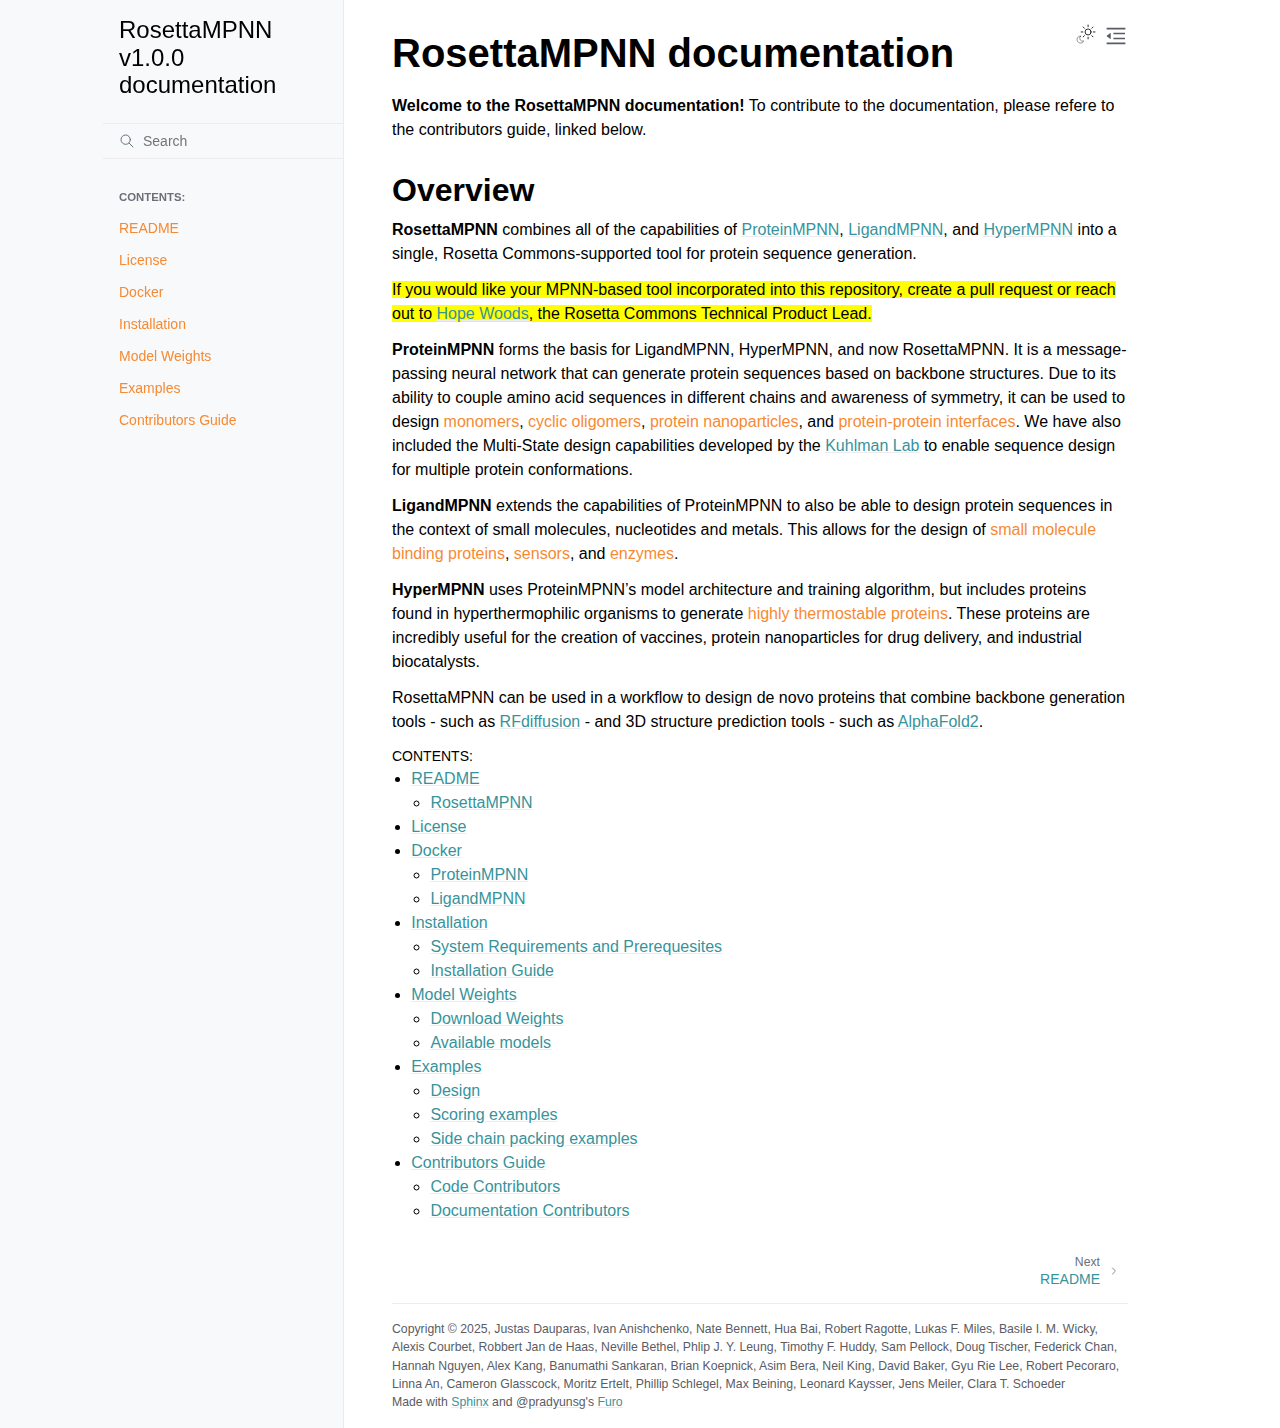
<file: index.html>
<!doctype html>
<html class="no-js" lang="en" data-content_root="./">
  <head><meta charset="utf-8"/>
    <meta name="viewport" content="width=device-width,initial-scale=1"/>
    <meta name="color-scheme" content="light dark"><meta name="viewport" content="width=device-width, initial-scale=1" />
<link rel="index" title="Index" href="genindex.html" /><link rel="search" title="Search" href="search.html" /><link rel="next" title="README" href="readme_link.html" />

    <!-- Generated with Sphinx 8.2.3 and Furo 2025.07.19 -->
        <title>RosettaMPNN v1.0.0 documentation</title>
      <link rel="stylesheet" type="text/css" href="_static/pygments.css?v=acfd86a5" />
    <link rel="stylesheet" type="text/css" href="_static/styles/furo.css?v=25af2a20" />
    <link rel="stylesheet" type="text/css" href="_static/styles/furo-extensions.css?v=8dab3a3b" />
    
    


<style>
  body {
    --color-code-background: #f2f2f2;
  --color-code-foreground: #1e1e1e;
  --color-brand-primary: #F68A33;
  --color-brand-content: #37939B;
  --color-admonition-background: #FB35D6;
  --font-stack: Open Sans, sans-serif;
  --font-stack--headings: Open Sans, sans-serif;
  --color-background-hover: #DCE8E8ff;
  --color-announcement-background: #F68A33dd;
  --color-announcement-text: #070707;
  --color-brand-visited: #37939B;
  
  }
  @media not print {
    body[data-theme="dark"] {
      --color-code-background: #2b2b2b;
  --color-code-foreground: #f8f8f2;
  --color-brand-primary: #37939B;
  --color-brand-content: #F68A33;
  --color-admonition-background: #FB35D6;
  --font-stack: Open Sans, sans-serif;
  --font-stack--headings: Open Sans, sans-serif;
  --color-brand-visited: #37939B;
  
    }
    @media (prefers-color-scheme: dark) {
      body:not([data-theme="light"]) {
        --color-code-background: #2b2b2b;
  --color-code-foreground: #f8f8f2;
  --color-brand-primary: #37939B;
  --color-brand-content: #F68A33;
  --color-admonition-background: #FB35D6;
  --font-stack: Open Sans, sans-serif;
  --font-stack--headings: Open Sans, sans-serif;
  --color-brand-visited: #37939B;
  
      }
    }
  }
</style></head>
  <body>
    
    <script>
      document.body.dataset.theme = localStorage.getItem("theme") || "auto";
    </script>
    

<svg xmlns="http://www.w3.org/2000/svg" style="display: none;">
  <symbol id="svg-toc" viewBox="0 0 24 24">
    <title>Contents</title>
    <svg stroke="currentColor" fill="currentColor" stroke-width="0" viewBox="0 0 1024 1024">
      <path d="M408 442h480c4.4 0 8-3.6 8-8v-56c0-4.4-3.6-8-8-8H408c-4.4 0-8 3.6-8 8v56c0 4.4 3.6 8 8 8zm-8 204c0 4.4 3.6 8 8 8h480c4.4 0 8-3.6 8-8v-56c0-4.4-3.6-8-8-8H408c-4.4 0-8 3.6-8 8v56zm504-486H120c-4.4 0-8 3.6-8 8v56c0 4.4 3.6 8 8 8h784c4.4 0 8-3.6 8-8v-56c0-4.4-3.6-8-8-8zm0 632H120c-4.4 0-8 3.6-8 8v56c0 4.4 3.6 8 8 8h784c4.4 0 8-3.6 8-8v-56c0-4.4-3.6-8-8-8zM115.4 518.9L271.7 642c5.8 4.6 14.4.5 14.4-6.9V388.9c0-7.4-8.5-11.5-14.4-6.9L115.4 505.1a8.74 8.74 0 0 0 0 13.8z"/>
    </svg>
  </symbol>
  <symbol id="svg-menu" viewBox="0 0 24 24">
    <title>Menu</title>
    <svg xmlns="http://www.w3.org/2000/svg" viewBox="0 0 24 24" fill="none" stroke="currentColor"
      stroke-width="2" stroke-linecap="round" stroke-linejoin="round" class="feather-menu">
      <line x1="3" y1="12" x2="21" y2="12"></line>
      <line x1="3" y1="6" x2="21" y2="6"></line>
      <line x1="3" y1="18" x2="21" y2="18"></line>
    </svg>
  </symbol>
  <symbol id="svg-arrow-right" viewBox="0 0 24 24">
    <title>Expand</title>
    <svg xmlns="http://www.w3.org/2000/svg" viewBox="0 0 24 24" fill="none" stroke="currentColor"
      stroke-width="2" stroke-linecap="round" stroke-linejoin="round" class="feather-chevron-right">
      <polyline points="9 18 15 12 9 6"></polyline>
    </svg>
  </symbol>
  <symbol id="svg-sun" viewBox="0 0 24 24">
    <title>Light mode</title>
    <svg xmlns="http://www.w3.org/2000/svg" viewBox="0 0 24 24" fill="none" stroke="currentColor"
      stroke-width="1" stroke-linecap="round" stroke-linejoin="round" class="feather-sun">
      <circle cx="12" cy="12" r="5"></circle>
      <line x1="12" y1="1" x2="12" y2="3"></line>
      <line x1="12" y1="21" x2="12" y2="23"></line>
      <line x1="4.22" y1="4.22" x2="5.64" y2="5.64"></line>
      <line x1="18.36" y1="18.36" x2="19.78" y2="19.78"></line>
      <line x1="1" y1="12" x2="3" y2="12"></line>
      <line x1="21" y1="12" x2="23" y2="12"></line>
      <line x1="4.22" y1="19.78" x2="5.64" y2="18.36"></line>
      <line x1="18.36" y1="5.64" x2="19.78" y2="4.22"></line>
    </svg>
  </symbol>
  <symbol id="svg-moon" viewBox="0 0 24 24">
    <title>Dark mode</title>
    <svg xmlns="http://www.w3.org/2000/svg" viewBox="0 0 24 24" fill="none" stroke="currentColor"
      stroke-width="1" stroke-linecap="round" stroke-linejoin="round" class="icon-tabler-moon">
      <path stroke="none" d="M0 0h24v24H0z" fill="none" />
      <path d="M12 3c.132 0 .263 0 .393 0a7.5 7.5 0 0 0 7.92 12.446a9 9 0 1 1 -8.313 -12.454z" />
    </svg>
  </symbol>
  <symbol id="svg-sun-with-moon" viewBox="0 0 24 24">
    <title>Auto light/dark, in light mode</title>
    <svg xmlns="http://www.w3.org/2000/svg" viewBox="0 0 24 24" fill="none" stroke="currentColor"
      stroke-width="1" stroke-linecap="round" stroke-linejoin="round"
      class="icon-custom-derived-from-feather-sun-and-tabler-moon">
      <path style="opacity: 50%" d="M 5.411 14.504 C 5.471 14.504 5.532 14.504 5.591 14.504 C 3.639 16.319 4.383 19.569 6.931 20.352 C 7.693 20.586 8.512 20.551 9.25 20.252 C 8.023 23.207 4.056 23.725 2.11 21.184 C 0.166 18.642 1.702 14.949 4.874 14.536 C 5.051 14.512 5.231 14.5 5.411 14.5 L 5.411 14.504 Z"/>
      <line x1="14.5" y1="3.25" x2="14.5" y2="1.25"/>
      <line x1="14.5" y1="15.85" x2="14.5" y2="17.85"/>
      <line x1="10.044" y1="5.094" x2="8.63" y2="3.68"/>
      <line x1="19" y1="14.05" x2="20.414" y2="15.464"/>
      <line x1="8.2" y1="9.55" x2="6.2" y2="9.55"/>
      <line x1="20.8" y1="9.55" x2="22.8" y2="9.55"/>
      <line x1="10.044" y1="14.006" x2="8.63" y2="15.42"/>
      <line x1="19" y1="5.05" x2="20.414" y2="3.636"/>
      <circle cx="14.5" cy="9.55" r="3.6"/>
    </svg>
  </symbol>
  <symbol id="svg-moon-with-sun" viewBox="0 0 24 24">
    <title>Auto light/dark, in dark mode</title>
    <svg xmlns="http://www.w3.org/2000/svg" viewBox="0 0 24 24" fill="none" stroke="currentColor"
      stroke-width="1" stroke-linecap="round" stroke-linejoin="round"
      class="icon-custom-derived-from-feather-sun-and-tabler-moon">
      <path d="M 8.282 7.007 C 8.385 7.007 8.494 7.007 8.595 7.007 C 5.18 10.184 6.481 15.869 10.942 17.24 C 12.275 17.648 13.706 17.589 15 17.066 C 12.851 22.236 5.91 23.143 2.505 18.696 C -0.897 14.249 1.791 7.786 7.342 7.063 C 7.652 7.021 7.965 7 8.282 7 L 8.282 7.007 Z"/>
      <line style="opacity: 50%" x1="18" y1="3.705" x2="18" y2="2.5"/>
      <line style="opacity: 50%" x1="18" y1="11.295" x2="18" y2="12.5"/>
      <line style="opacity: 50%" x1="15.316" y1="4.816" x2="14.464" y2="3.964"/>
      <line style="opacity: 50%" x1="20.711" y1="10.212" x2="21.563" y2="11.063"/>
      <line style="opacity: 50%" x1="14.205" y1="7.5" x2="13.001" y2="7.5"/>
      <line style="opacity: 50%" x1="21.795" y1="7.5" x2="23" y2="7.5"/>
      <line style="opacity: 50%" x1="15.316" y1="10.184" x2="14.464" y2="11.036"/>
      <line style="opacity: 50%" x1="20.711" y1="4.789" x2="21.563" y2="3.937"/>
      <circle style="opacity: 50%" cx="18" cy="7.5" r="2.169"/>
    </svg>
  </symbol>
  <symbol id="svg-pencil" viewBox="0 0 24 24">
    <svg xmlns="http://www.w3.org/2000/svg" viewBox="0 0 24 24" fill="none" stroke="currentColor"
      stroke-width="1" stroke-linecap="round" stroke-linejoin="round" class="icon-tabler-pencil-code">
      <path d="M4 20h4l10.5 -10.5a2.828 2.828 0 1 0 -4 -4l-10.5 10.5v4" />
      <path d="M13.5 6.5l4 4" />
      <path d="M20 21l2 -2l-2 -2" />
      <path d="M17 17l-2 2l2 2" />
    </svg>
  </symbol>
  <symbol id="svg-eye" viewBox="0 0 24 24">
    <svg xmlns="http://www.w3.org/2000/svg" viewBox="0 0 24 24" fill="none" stroke="currentColor"
      stroke-width="1" stroke-linecap="round" stroke-linejoin="round" class="icon-tabler-eye-code">
      <path stroke="none" d="M0 0h24v24H0z" fill="none" />
      <path d="M10 12a2 2 0 1 0 4 0a2 2 0 0 0 -4 0" />
      <path
        d="M11.11 17.958c-3.209 -.307 -5.91 -2.293 -8.11 -5.958c2.4 -4 5.4 -6 9 -6c3.6 0 6.6 2 9 6c-.21 .352 -.427 .688 -.647 1.008" />
      <path d="M20 21l2 -2l-2 -2" />
      <path d="M17 17l-2 2l2 2" />
    </svg>
  </symbol>
</svg>

<input type="checkbox" class="sidebar-toggle" name="__navigation" id="__navigation">
<input type="checkbox" class="sidebar-toggle" name="__toc" id="__toc">
<label class="overlay sidebar-overlay" for="__navigation">
  <div class="visually-hidden">Hide navigation sidebar</div>
</label>
<label class="overlay toc-overlay" for="__toc">
  <div class="visually-hidden">Hide table of contents sidebar</div>
</label>

<a class="skip-to-content muted-link" href="#furo-main-content">Skip to content</a>



<div class="page">
  <header class="mobile-header">
    <div class="header-left">
      <label class="nav-overlay-icon" for="__navigation">
        <div class="visually-hidden">Toggle site navigation sidebar</div>
        <i class="icon"><svg><use href="#svg-menu"></use></svg></i>
      </label>
    </div>
    <div class="header-center">
      <a href="#"><div class="brand">RosettaMPNN v1.0.0 documentation</div></a>
    </div>
    <div class="header-right">
      <div class="theme-toggle-container theme-toggle-header">
        <button class="theme-toggle">
          <div class="visually-hidden">Toggle Light / Dark / Auto color theme</div>
          <svg class="theme-icon-when-auto-light"><use href="#svg-sun-with-moon"></use></svg>
          <svg class="theme-icon-when-auto-dark"><use href="#svg-moon-with-sun"></use></svg>
          <svg class="theme-icon-when-dark"><use href="#svg-moon"></use></svg>
          <svg class="theme-icon-when-light"><use href="#svg-sun"></use></svg>
        </button>
      </div>
      <label class="toc-overlay-icon toc-header-icon" for="__toc">
        <div class="visually-hidden">Toggle table of contents sidebar</div>
        <i class="icon"><svg><use href="#svg-toc"></use></svg></i>
      </label>
    </div>
  </header>
  <aside class="sidebar-drawer">
    <div class="sidebar-container">
      
      <div class="sidebar-sticky"><a class="sidebar-brand" href="#">
  
  <span class="sidebar-brand-text">RosettaMPNN v1.0.0 documentation</span>
  
</a><form class="sidebar-search-container" method="get" action="search.html" role="search">
  <input class="sidebar-search" placeholder="Search" name="q" aria-label="Search">
  <input type="hidden" name="check_keywords" value="yes">
  <input type="hidden" name="area" value="default">
</form>
<div id="searchbox"></div><div class="sidebar-scroll"><div class="sidebar-tree">
  <p class="caption" role="heading"><span class="caption-text">Contents:</span></p>
<ul>
<li class="toctree-l1"><a class="reference internal" href="readme_link.html">README</a></li>
<li class="toctree-l1"><a class="reference internal" href="license_link.html">License</a></li>
<li class="toctree-l1"><a class="reference internal" href="docker.html">Docker</a></li>
<li class="toctree-l1"><a class="reference internal" href="installation.html">Installation</a></li>
<li class="toctree-l1"><a class="reference internal" href="model_weights_ref.html">Model Weights</a></li>
<li class="toctree-l1"><a class="reference internal" href="examples.html">Examples</a></li>
<li class="toctree-l1"><a class="reference internal" href="contributors_guide.html">Contributors Guide</a></li>
</ul>

</div>
</div>

      </div>
      
    </div>
  </aside>
  <div class="main">
    <div class="content">
      <div class="article-container">
        <a href="#" class="back-to-top muted-link">
          <svg xmlns="http://www.w3.org/2000/svg" viewBox="0 0 24 24">
            <path d="M13 20h-2V8l-5.5 5.5-1.42-1.42L12 4.16l7.92 7.92-1.42 1.42L13 8v12z"></path>
          </svg>
          <span>Back to top</span>
        </a>
        <div class="content-icon-container">
          
<div class="theme-toggle-container theme-toggle-content">
            <button class="theme-toggle">
              <div class="visually-hidden">Toggle Light / Dark / Auto color theme</div>
              <svg class="theme-icon-when-auto-light"><use href="#svg-sun-with-moon"></use></svg>
              <svg class="theme-icon-when-auto-dark"><use href="#svg-moon-with-sun"></use></svg>
              <svg class="theme-icon-when-dark"><use href="#svg-moon"></use></svg>
              <svg class="theme-icon-when-light"><use href="#svg-sun"></use></svg>
            </button>
          </div>
          <label class="toc-overlay-icon toc-content-icon" for="__toc">
            <div class="visually-hidden">Toggle table of contents sidebar</div>
            <i class="icon"><svg><use href="#svg-toc"></use></svg></i>
          </label>
        </div>
        <article role="main" id="furo-main-content">
          <section id="rosettampnn-documentation">
<h1>RosettaMPNN documentation<a class="headerlink" href="#rosettampnn-documentation" title="Link to this heading">¶</a></h1>
<p><strong>Welcome to the RosettaMPNN documentation!</strong>
To contribute to the documentation, please refere to the contributors guide, linked below.</p>
<section id="overview">
<h2>Overview<a class="headerlink" href="#overview" title="Link to this heading">¶</a></h2>
<p><strong>RosettaMPNN</strong> combines all of the capabilities of <a class="reference external" href="https://www.science.org/doi/10.1126/science.add2187">ProteinMPNN</a>, <a class="reference external" href="https://www.biorxiv.org/content/10.1101/2023.12.22.573103v1.full">LigandMPNN</a>, and <a class="reference external" href="https://www.biorxiv.org/content/biorxiv/early/2024/12/01/2024.11.26.625397.full.pdf">HyperMPNN</a> into a single, Rosetta Commons-supported tool for protein sequence generation.</p>
<p><mark>If you would like your MPNN-based tool incorporated into this repository, create a pull request or reach out to <a class="reference external" href="mailto:hope&#46;woods&#37;&#52;&#48;omsf&#46;io">Hope Woods</a>, the Rosetta Commons Technical Product Lead.</mark></p>
<p><strong>ProteinMPNN</strong> forms the basis for LigandMPNN, HyperMPNN, and now RosettaMPNN. It is a message-passing neural network that can generate protein sequences based on backbone structures. Due to its ability to couple amino acid sequences in different chains and awareness of symmetry, it can be used to design <span style='color:#F68A33'>monomers</span>, <span style='color:#F68A33'>cyclic oligomers</span>, <span style='color:#F68A33'>protein nanoparticles</span>, and <span style='color:#F68A33'>protein-protein interfaces</span>. We have also included the Multi-State design capabilities developed by the <a class="reference external" href="https://github.com/Kuhlman-Lab/proteinmpnn/tree/main">Kuhlman Lab</a> to enable sequence design for multiple protein conformations.</p>
<p><strong>LigandMPNN</strong> extends the capabilities of ProteinMPNN to also be able to design protein sequences in the context of small molecules, nucleotides and metals. This allows for the design of <span style='color:#F68A33'>small molecule binding proteins</span>, <span style='color:#F68A33'>sensors</span>, and <span style='color:#F68A33'>enzymes</span>.</p>
<p><strong>HyperMPNN</strong> uses ProteinMPNN’s model architecture and training algorithm, but includes proteins found in hyperthermophilic organisms to generate <span style='color:#F68A33'>highly thermostable proteins</span>. These proteins are incredibly useful for the creation of vaccines, protein nanoparticles for drug delivery, and industrial biocatalysts.</p>
<p>RosettaMPNN can be used in a workflow to design de novo proteins that combine backbone generation tools - such as <a class="reference external" href="https://sites.google.com/omsf.io/rfdiffusion">RFdiffusion</a> - and 3D structure prediction tools - such as <a class="reference external" href="https://github.com/google-deepmind/alphafold">AlphaFold2</a>.</p>
</section>
<div class="toctree-wrapper compound">
<p class="caption" role="heading"><span class="caption-text">Contents:</span></p>
<ul>
<li class="toctree-l1"><a class="reference internal" href="readme_link.html">README</a><ul>
<li class="toctree-l2"><a class="reference internal" href="readme_link.html#rosettampnn">RosettaMPNN</a></li>
</ul>
</li>
<li class="toctree-l1"><a class="reference internal" href="license_link.html">License</a></li>
<li class="toctree-l1"><a class="reference internal" href="docker.html">Docker</a><ul>
<li class="toctree-l2"><a class="reference internal" href="docker.html#id1">ProteinMPNN</a></li>
<li class="toctree-l2"><a class="reference internal" href="docker.html#id2">LigandMPNN</a></li>
</ul>
</li>
<li class="toctree-l1"><a class="reference internal" href="installation.html">Installation</a><ul>
<li class="toctree-l2"><a class="reference internal" href="installation.html#system-requirements-and-prerequesites">System Requirements and Prerequesites</a></li>
<li class="toctree-l2"><a class="reference internal" href="installation.html#installation-guide">Installation Guide</a></li>
</ul>
</li>
<li class="toctree-l1"><a class="reference internal" href="model_weights_ref.html">Model Weights</a><ul>
<li class="toctree-l2"><a class="reference internal" href="model_weights_ref.html#download-weights">Download Weights</a></li>
<li class="toctree-l2"><a class="reference internal" href="model_weights_ref.html#available-models">Available models</a></li>
</ul>
</li>
<li class="toctree-l1"><a class="reference internal" href="examples.html">Examples</a><ul>
<li class="toctree-l2"><a class="reference internal" href="examples.html#design">Design</a></li>
<li class="toctree-l2"><a class="reference internal" href="examples.html#scoring-examples">Scoring examples</a></li>
<li class="toctree-l2"><a class="reference internal" href="examples.html#side-chain-packing-examples">Side chain packing examples</a></li>
</ul>
</li>
<li class="toctree-l1"><a class="reference internal" href="contributors_guide.html">Contributors Guide</a><ul>
<li class="toctree-l2"><a class="reference internal" href="contributors_guide.html#code-contributors">Code Contributors</a></li>
<li class="toctree-l2"><a class="reference internal" href="contributors_guide.html#documentation-contributors">Documentation Contributors</a></li>
</ul>
</li>
</ul>
</div>
</section>

        </article>
      </div>
      <footer>
        
        <div class="related-pages">
          <a class="next-page" href="readme_link.html">
              <div class="page-info">
                <div class="context">
                  <span>Next</span>
                </div>
                <div class="title">README</div>
              </div>
              <svg class="furo-related-icon"><use href="#svg-arrow-right"></use></svg>
            </a>
          
        </div>
        <div class="bottom-of-page">
          <div class="left-details">
            <div class="copyright">
                Copyright &#169; 2025, Justas Dauparas, Ivan Anishchenko, Nate Bennett, Hua Bai, Robert Ragotte, Lukas F. Miles, Basile I. M. Wicky, Alexis Courbet, Robbert Jan de Haas, Neville Bethel, Phlip J. Y. Leung, Timothy F. Huddy, Sam Pellock, Doug Tischer, Federick Chan, Hannah Nguyen, Alex Kang, Banumathi Sankaran, Brian Koepnick, Asim Bera, Neil King, David Baker, Gyu Rie Lee, Robert Pecoraro, Linna An, Cameron Glasscock, Moritz Ertelt, Phillip Schlegel, Max Beining, Leonard Kaysser, Jens Meiler, Clara T. Schoeder
            </div>
            Made with <a href="https://www.sphinx-doc.org/">Sphinx</a> and <a class="muted-link" href="https://pradyunsg.me">@pradyunsg</a>'s
            
            <a href="https://github.com/pradyunsg/furo">Furo</a>
            
          </div>
          <div class="right-details">
            
          </div>
        </div>
        
      </footer>
    </div>
    <aside class="toc-drawer">
      
      
      <div class="toc-sticky toc-scroll">
        <div class="toc-title-container">
          <span class="toc-title">
            On this page
          </span>
        </div>
        <div class="toc-tree-container">
          <div class="toc-tree">
            <ul>
<li><a class="reference internal" href="#">RosettaMPNN documentation</a><ul>
<li><a class="reference internal" href="#overview">Overview</a></li>
</ul>
</li>
</ul>

          </div>
        </div>
      </div>
      
      
    </aside>
  </div>
</div><script src="_static/documentation_options.js?v=76e2d817"></script>
    <script src="_static/doctools.js?v=9bcbadda"></script>
    <script src="_static/sphinx_highlight.js?v=dc90522c"></script>
    <script src="_static/scripts/furo.js?v=46bd48cc"></script>
    </body>
</html>
</file>
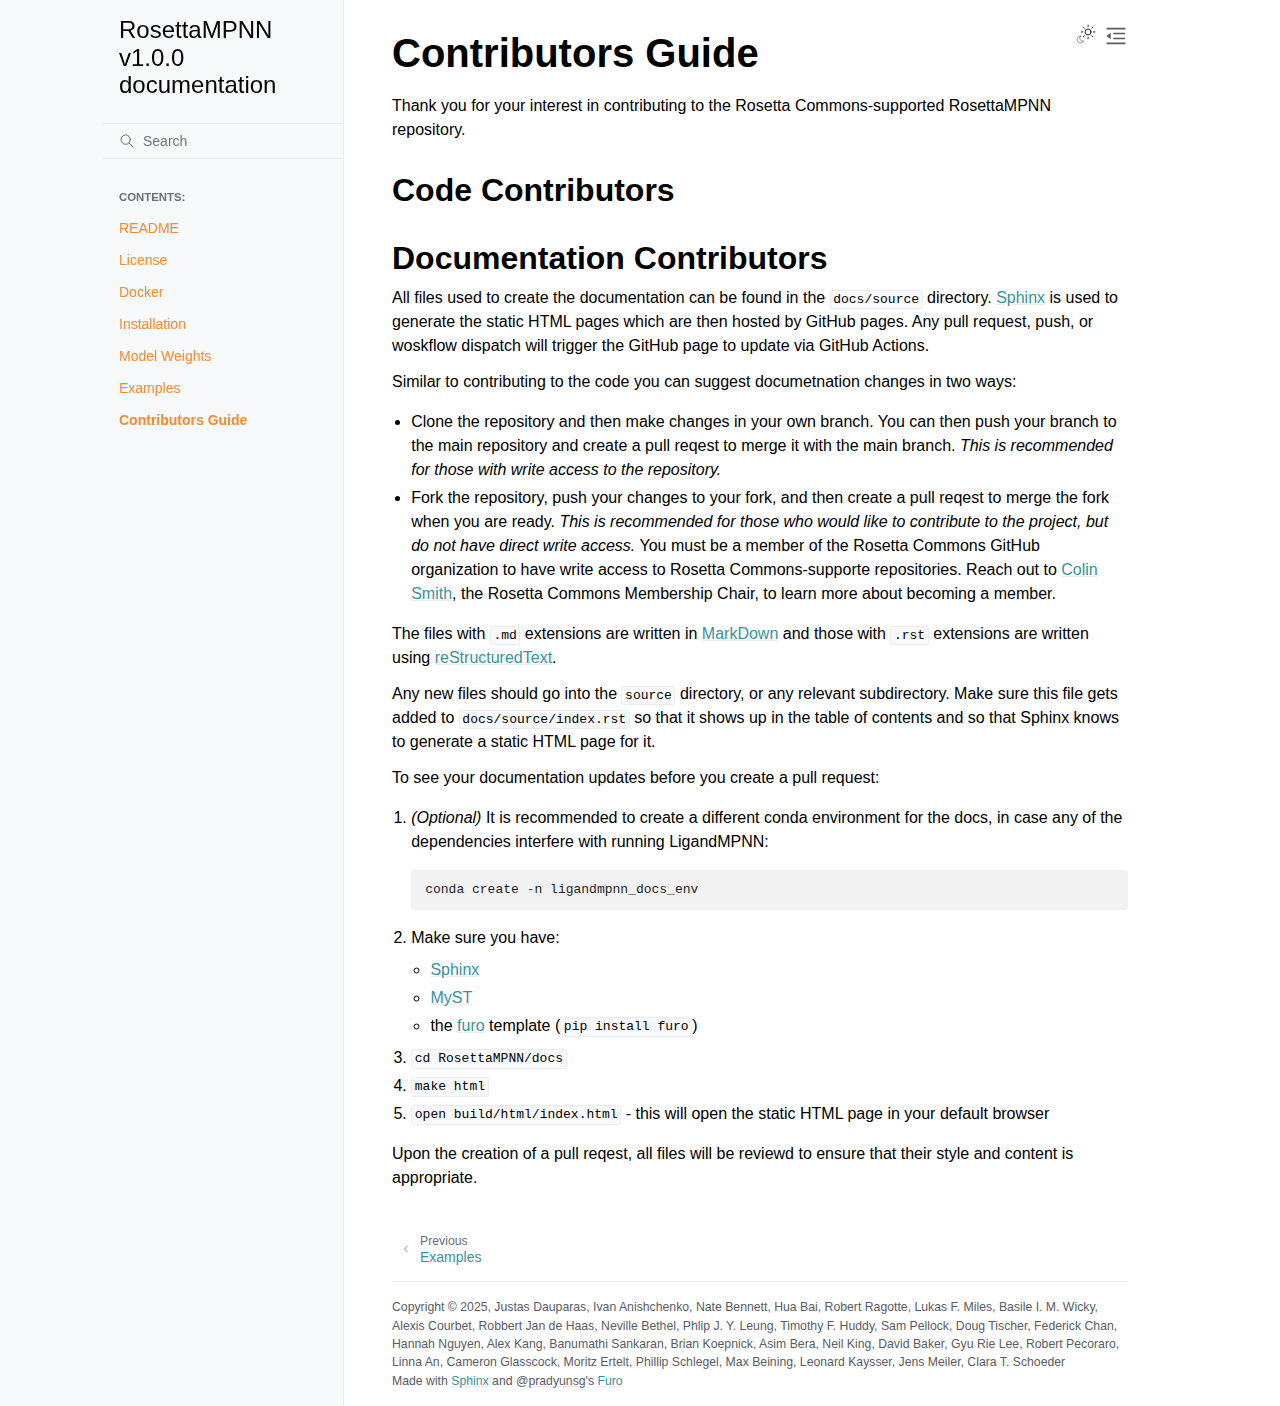
<file: contributors_guide.html>
<!doctype html>
<html class="no-js" lang="en" data-content_root="./">
  <head><meta charset="utf-8"/>
    <meta name="viewport" content="width=device-width,initial-scale=1"/>
    <meta name="color-scheme" content="light dark"><meta name="viewport" content="width=device-width, initial-scale=1" />
<link rel="index" title="Index" href="genindex.html" /><link rel="search" title="Search" href="search.html" /><link rel="prev" title="Examples" href="examples.html" />

    <!-- Generated with Sphinx 8.2.3 and Furo 2025.07.19 -->
        <title>Contributors Guide - RosettaMPNN v1.0.0 documentation</title>
      <link rel="stylesheet" type="text/css" href="_static/pygments.css?v=acfd86a5" />
    <link rel="stylesheet" type="text/css" href="_static/styles/furo.css?v=25af2a20" />
    <link rel="stylesheet" type="text/css" href="_static/styles/furo-extensions.css?v=8dab3a3b" />
    
    


<style>
  body {
    --color-code-background: #f2f2f2;
  --color-code-foreground: #1e1e1e;
  --color-brand-primary: #F68A33;
  --color-brand-content: #37939B;
  --color-admonition-background: #FB35D6;
  --font-stack: Open Sans, sans-serif;
  --font-stack--headings: Open Sans, sans-serif;
  --color-background-hover: #DCE8E8ff;
  --color-announcement-background: #F68A33dd;
  --color-announcement-text: #070707;
  --color-brand-visited: #37939B;
  
  }
  @media not print {
    body[data-theme="dark"] {
      --color-code-background: #2b2b2b;
  --color-code-foreground: #f8f8f2;
  --color-brand-primary: #37939B;
  --color-brand-content: #F68A33;
  --color-admonition-background: #FB35D6;
  --font-stack: Open Sans, sans-serif;
  --font-stack--headings: Open Sans, sans-serif;
  --color-brand-visited: #37939B;
  
    }
    @media (prefers-color-scheme: dark) {
      body:not([data-theme="light"]) {
        --color-code-background: #2b2b2b;
  --color-code-foreground: #f8f8f2;
  --color-brand-primary: #37939B;
  --color-brand-content: #F68A33;
  --color-admonition-background: #FB35D6;
  --font-stack: Open Sans, sans-serif;
  --font-stack--headings: Open Sans, sans-serif;
  --color-brand-visited: #37939B;
  
      }
    }
  }
</style></head>
  <body>
    
    <script>
      document.body.dataset.theme = localStorage.getItem("theme") || "auto";
    </script>
    

<svg xmlns="http://www.w3.org/2000/svg" style="display: none;">
  <symbol id="svg-toc" viewBox="0 0 24 24">
    <title>Contents</title>
    <svg stroke="currentColor" fill="currentColor" stroke-width="0" viewBox="0 0 1024 1024">
      <path d="M408 442h480c4.4 0 8-3.6 8-8v-56c0-4.4-3.6-8-8-8H408c-4.4 0-8 3.6-8 8v56c0 4.4 3.6 8 8 8zm-8 204c0 4.4 3.6 8 8 8h480c4.4 0 8-3.6 8-8v-56c0-4.4-3.6-8-8-8H408c-4.4 0-8 3.6-8 8v56zm504-486H120c-4.4 0-8 3.6-8 8v56c0 4.4 3.6 8 8 8h784c4.4 0 8-3.6 8-8v-56c0-4.4-3.6-8-8-8zm0 632H120c-4.4 0-8 3.6-8 8v56c0 4.4 3.6 8 8 8h784c4.4 0 8-3.6 8-8v-56c0-4.4-3.6-8-8-8zM115.4 518.9L271.7 642c5.8 4.6 14.4.5 14.4-6.9V388.9c0-7.4-8.5-11.5-14.4-6.9L115.4 505.1a8.74 8.74 0 0 0 0 13.8z"/>
    </svg>
  </symbol>
  <symbol id="svg-menu" viewBox="0 0 24 24">
    <title>Menu</title>
    <svg xmlns="http://www.w3.org/2000/svg" viewBox="0 0 24 24" fill="none" stroke="currentColor"
      stroke-width="2" stroke-linecap="round" stroke-linejoin="round" class="feather-menu">
      <line x1="3" y1="12" x2="21" y2="12"></line>
      <line x1="3" y1="6" x2="21" y2="6"></line>
      <line x1="3" y1="18" x2="21" y2="18"></line>
    </svg>
  </symbol>
  <symbol id="svg-arrow-right" viewBox="0 0 24 24">
    <title>Expand</title>
    <svg xmlns="http://www.w3.org/2000/svg" viewBox="0 0 24 24" fill="none" stroke="currentColor"
      stroke-width="2" stroke-linecap="round" stroke-linejoin="round" class="feather-chevron-right">
      <polyline points="9 18 15 12 9 6"></polyline>
    </svg>
  </symbol>
  <symbol id="svg-sun" viewBox="0 0 24 24">
    <title>Light mode</title>
    <svg xmlns="http://www.w3.org/2000/svg" viewBox="0 0 24 24" fill="none" stroke="currentColor"
      stroke-width="1" stroke-linecap="round" stroke-linejoin="round" class="feather-sun">
      <circle cx="12" cy="12" r="5"></circle>
      <line x1="12" y1="1" x2="12" y2="3"></line>
      <line x1="12" y1="21" x2="12" y2="23"></line>
      <line x1="4.22" y1="4.22" x2="5.64" y2="5.64"></line>
      <line x1="18.36" y1="18.36" x2="19.78" y2="19.78"></line>
      <line x1="1" y1="12" x2="3" y2="12"></line>
      <line x1="21" y1="12" x2="23" y2="12"></line>
      <line x1="4.22" y1="19.78" x2="5.64" y2="18.36"></line>
      <line x1="18.36" y1="5.64" x2="19.78" y2="4.22"></line>
    </svg>
  </symbol>
  <symbol id="svg-moon" viewBox="0 0 24 24">
    <title>Dark mode</title>
    <svg xmlns="http://www.w3.org/2000/svg" viewBox="0 0 24 24" fill="none" stroke="currentColor"
      stroke-width="1" stroke-linecap="round" stroke-linejoin="round" class="icon-tabler-moon">
      <path stroke="none" d="M0 0h24v24H0z" fill="none" />
      <path d="M12 3c.132 0 .263 0 .393 0a7.5 7.5 0 0 0 7.92 12.446a9 9 0 1 1 -8.313 -12.454z" />
    </svg>
  </symbol>
  <symbol id="svg-sun-with-moon" viewBox="0 0 24 24">
    <title>Auto light/dark, in light mode</title>
    <svg xmlns="http://www.w3.org/2000/svg" viewBox="0 0 24 24" fill="none" stroke="currentColor"
      stroke-width="1" stroke-linecap="round" stroke-linejoin="round"
      class="icon-custom-derived-from-feather-sun-and-tabler-moon">
      <path style="opacity: 50%" d="M 5.411 14.504 C 5.471 14.504 5.532 14.504 5.591 14.504 C 3.639 16.319 4.383 19.569 6.931 20.352 C 7.693 20.586 8.512 20.551 9.25 20.252 C 8.023 23.207 4.056 23.725 2.11 21.184 C 0.166 18.642 1.702 14.949 4.874 14.536 C 5.051 14.512 5.231 14.5 5.411 14.5 L 5.411 14.504 Z"/>
      <line x1="14.5" y1="3.25" x2="14.5" y2="1.25"/>
      <line x1="14.5" y1="15.85" x2="14.5" y2="17.85"/>
      <line x1="10.044" y1="5.094" x2="8.63" y2="3.68"/>
      <line x1="19" y1="14.05" x2="20.414" y2="15.464"/>
      <line x1="8.2" y1="9.55" x2="6.2" y2="9.55"/>
      <line x1="20.8" y1="9.55" x2="22.8" y2="9.55"/>
      <line x1="10.044" y1="14.006" x2="8.63" y2="15.42"/>
      <line x1="19" y1="5.05" x2="20.414" y2="3.636"/>
      <circle cx="14.5" cy="9.55" r="3.6"/>
    </svg>
  </symbol>
  <symbol id="svg-moon-with-sun" viewBox="0 0 24 24">
    <title>Auto light/dark, in dark mode</title>
    <svg xmlns="http://www.w3.org/2000/svg" viewBox="0 0 24 24" fill="none" stroke="currentColor"
      stroke-width="1" stroke-linecap="round" stroke-linejoin="round"
      class="icon-custom-derived-from-feather-sun-and-tabler-moon">
      <path d="M 8.282 7.007 C 8.385 7.007 8.494 7.007 8.595 7.007 C 5.18 10.184 6.481 15.869 10.942 17.24 C 12.275 17.648 13.706 17.589 15 17.066 C 12.851 22.236 5.91 23.143 2.505 18.696 C -0.897 14.249 1.791 7.786 7.342 7.063 C 7.652 7.021 7.965 7 8.282 7 L 8.282 7.007 Z"/>
      <line style="opacity: 50%" x1="18" y1="3.705" x2="18" y2="2.5"/>
      <line style="opacity: 50%" x1="18" y1="11.295" x2="18" y2="12.5"/>
      <line style="opacity: 50%" x1="15.316" y1="4.816" x2="14.464" y2="3.964"/>
      <line style="opacity: 50%" x1="20.711" y1="10.212" x2="21.563" y2="11.063"/>
      <line style="opacity: 50%" x1="14.205" y1="7.5" x2="13.001" y2="7.5"/>
      <line style="opacity: 50%" x1="21.795" y1="7.5" x2="23" y2="7.5"/>
      <line style="opacity: 50%" x1="15.316" y1="10.184" x2="14.464" y2="11.036"/>
      <line style="opacity: 50%" x1="20.711" y1="4.789" x2="21.563" y2="3.937"/>
      <circle style="opacity: 50%" cx="18" cy="7.5" r="2.169"/>
    </svg>
  </symbol>
  <symbol id="svg-pencil" viewBox="0 0 24 24">
    <svg xmlns="http://www.w3.org/2000/svg" viewBox="0 0 24 24" fill="none" stroke="currentColor"
      stroke-width="1" stroke-linecap="round" stroke-linejoin="round" class="icon-tabler-pencil-code">
      <path d="M4 20h4l10.5 -10.5a2.828 2.828 0 1 0 -4 -4l-10.5 10.5v4" />
      <path d="M13.5 6.5l4 4" />
      <path d="M20 21l2 -2l-2 -2" />
      <path d="M17 17l-2 2l2 2" />
    </svg>
  </symbol>
  <symbol id="svg-eye" viewBox="0 0 24 24">
    <svg xmlns="http://www.w3.org/2000/svg" viewBox="0 0 24 24" fill="none" stroke="currentColor"
      stroke-width="1" stroke-linecap="round" stroke-linejoin="round" class="icon-tabler-eye-code">
      <path stroke="none" d="M0 0h24v24H0z" fill="none" />
      <path d="M10 12a2 2 0 1 0 4 0a2 2 0 0 0 -4 0" />
      <path
        d="M11.11 17.958c-3.209 -.307 -5.91 -2.293 -8.11 -5.958c2.4 -4 5.4 -6 9 -6c3.6 0 6.6 2 9 6c-.21 .352 -.427 .688 -.647 1.008" />
      <path d="M20 21l2 -2l-2 -2" />
      <path d="M17 17l-2 2l2 2" />
    </svg>
  </symbol>
</svg>

<input type="checkbox" class="sidebar-toggle" name="__navigation" id="__navigation">
<input type="checkbox" class="sidebar-toggle" name="__toc" id="__toc">
<label class="overlay sidebar-overlay" for="__navigation">
  <div class="visually-hidden">Hide navigation sidebar</div>
</label>
<label class="overlay toc-overlay" for="__toc">
  <div class="visually-hidden">Hide table of contents sidebar</div>
</label>

<a class="skip-to-content muted-link" href="#furo-main-content">Skip to content</a>



<div class="page">
  <header class="mobile-header">
    <div class="header-left">
      <label class="nav-overlay-icon" for="__navigation">
        <div class="visually-hidden">Toggle site navigation sidebar</div>
        <i class="icon"><svg><use href="#svg-menu"></use></svg></i>
      </label>
    </div>
    <div class="header-center">
      <a href="index.html"><div class="brand">RosettaMPNN v1.0.0 documentation</div></a>
    </div>
    <div class="header-right">
      <div class="theme-toggle-container theme-toggle-header">
        <button class="theme-toggle">
          <div class="visually-hidden">Toggle Light / Dark / Auto color theme</div>
          <svg class="theme-icon-when-auto-light"><use href="#svg-sun-with-moon"></use></svg>
          <svg class="theme-icon-when-auto-dark"><use href="#svg-moon-with-sun"></use></svg>
          <svg class="theme-icon-when-dark"><use href="#svg-moon"></use></svg>
          <svg class="theme-icon-when-light"><use href="#svg-sun"></use></svg>
        </button>
      </div>
      <label class="toc-overlay-icon toc-header-icon" for="__toc">
        <div class="visually-hidden">Toggle table of contents sidebar</div>
        <i class="icon"><svg><use href="#svg-toc"></use></svg></i>
      </label>
    </div>
  </header>
  <aside class="sidebar-drawer">
    <div class="sidebar-container">
      
      <div class="sidebar-sticky"><a class="sidebar-brand" href="index.html">
  
  <span class="sidebar-brand-text">RosettaMPNN v1.0.0 documentation</span>
  
</a><form class="sidebar-search-container" method="get" action="search.html" role="search">
  <input class="sidebar-search" placeholder="Search" name="q" aria-label="Search">
  <input type="hidden" name="check_keywords" value="yes">
  <input type="hidden" name="area" value="default">
</form>
<div id="searchbox"></div><div class="sidebar-scroll"><div class="sidebar-tree">
  <p class="caption" role="heading"><span class="caption-text">Contents:</span></p>
<ul class="current">
<li class="toctree-l1"><a class="reference internal" href="readme_link.html">README</a></li>
<li class="toctree-l1"><a class="reference internal" href="license_link.html">License</a></li>
<li class="toctree-l1"><a class="reference internal" href="docker.html">Docker</a></li>
<li class="toctree-l1"><a class="reference internal" href="installation.html">Installation</a></li>
<li class="toctree-l1"><a class="reference internal" href="model_weights_ref.html">Model Weights</a></li>
<li class="toctree-l1"><a class="reference internal" href="examples.html">Examples</a></li>
<li class="toctree-l1 current current-page"><a class="current reference internal" href="#">Contributors Guide</a></li>
</ul>

</div>
</div>

      </div>
      
    </div>
  </aside>
  <div class="main">
    <div class="content">
      <div class="article-container">
        <a href="#" class="back-to-top muted-link">
          <svg xmlns="http://www.w3.org/2000/svg" viewBox="0 0 24 24">
            <path d="M13 20h-2V8l-5.5 5.5-1.42-1.42L12 4.16l7.92 7.92-1.42 1.42L13 8v12z"></path>
          </svg>
          <span>Back to top</span>
        </a>
        <div class="content-icon-container">
          
<div class="theme-toggle-container theme-toggle-content">
            <button class="theme-toggle">
              <div class="visually-hidden">Toggle Light / Dark / Auto color theme</div>
              <svg class="theme-icon-when-auto-light"><use href="#svg-sun-with-moon"></use></svg>
              <svg class="theme-icon-when-auto-dark"><use href="#svg-moon-with-sun"></use></svg>
              <svg class="theme-icon-when-dark"><use href="#svg-moon"></use></svg>
              <svg class="theme-icon-when-light"><use href="#svg-sun"></use></svg>
            </button>
          </div>
          <label class="toc-overlay-icon toc-content-icon" for="__toc">
            <div class="visually-hidden">Toggle table of contents sidebar</div>
            <i class="icon"><svg><use href="#svg-toc"></use></svg></i>
          </label>
        </div>
        <article role="main" id="furo-main-content">
          <section id="contributors-guide">
<h1>Contributors Guide<a class="headerlink" href="#contributors-guide" title="Link to this heading">¶</a></h1>
<p>Thank you for your interest in contributing to the Rosetta Commons-supported RosettaMPNN repository.</p>
<section id="code-contributors">
<h2>Code Contributors<a class="headerlink" href="#code-contributors" title="Link to this heading">¶</a></h2>
</section>
<section id="documentation-contributors">
<h2>Documentation Contributors<a class="headerlink" href="#documentation-contributors" title="Link to this heading">¶</a></h2>
<p>All files used to create the documentation can be found in the <code class="docutils literal notranslate"><span class="pre">docs/source</span></code> directory. <a class="reference external" href="https://www.sphinx-doc.org/en/master/#">Sphinx</a> is used to generate the static HTML pages which are then hosted by GitHub pages. Any pull request, push, or woskflow dispatch will trigger the GitHub page to update via GitHub Actions.</p>
<p>Similar to contributing to the code you can suggest documetnation changes in two ways:</p>
<ul class="simple">
<li><p>Clone the repository and then make changes in your own branch. You can then push your branch to the main repository and create a pull reqest to merge it with the main branch. <em>This is recommended for those with write access to the repository.</em></p></li>
<li><p>Fork the repository, push your changes to your fork, and then create a pull reqest to merge the fork when you are ready. <em>This is recommended for those who would like to contribute to the project, but do not have direct write access.</em>
You must be a member of the Rosetta Commons GitHub organization to have write access to Rosetta Commons-supporte repositories. Reach out to <a class="reference external" href="mailto:colin&#46;smith&#37;&#52;&#48;wesleyan&#46;edu">Colin Smith</a>, the Rosetta Commons Membership Chair, to learn more about becoming a member.</p></li>
</ul>
<p>The files with <code class="docutils literal notranslate"><span class="pre">.md</span></code> extensions are written in <a class="reference external" href="https://www.markdownguide.org/cheat-sheet/">MarkDown</a> and those with <code class="docutils literal notranslate"><span class="pre">.rst</span></code> extensions are written using <a class="reference external" href="https://sphinx-tutorial.readthedocs.io/cheatsheet/">reStructuredText</a>.</p>
<p>Any new files should go into the <code class="docutils literal notranslate"><span class="pre">source</span></code> directory, or any relevant subdirectory. Make sure this file gets added to <code class="docutils literal notranslate"><span class="pre">docs/source/index.rst</span></code> so that it shows up in the table of contents and so that Sphinx knows to generate a static HTML page for it.</p>
<p>To see your documentation updates before you create a pull request:</p>
<ol class="arabic">
<li><p><em>(Optional)</em> It is recommended to create a different conda environment for the docs, in case any of the dependencies interfere with running LigandMPNN:</p>
<div class="highlight-default notranslate"><div class="highlight"><pre><span></span><span class="n">conda</span> <span class="n">create</span> <span class="o">-</span><span class="n">n</span> <span class="n">ligandmpnn_docs_env</span>
</pre></div>
</div>
</li>
<li><p>Make sure you have:</p>
<ul class="simple">
<li><p><a class="reference external" href="https://www.sphinx-doc.org/en/master/usage/installation.html">Sphinx</a></p></li>
<li><p><a class="reference external" href="https://myst-parser.readthedocs.io/en/latest/intro.html">MyST</a></p></li>
<li><p>the <a class="reference external" href="https://pradyunsg.me/furo/">furo</a> template (<code class="docutils literal notranslate"><span class="pre">pip</span> <span class="pre">install</span> <span class="pre">furo</span></code>)</p></li>
</ul>
</li>
<li><p><code class="docutils literal notranslate"><span class="pre">cd</span> <span class="pre">RosettaMPNN/docs</span></code></p></li>
<li><p><code class="docutils literal notranslate"><span class="pre">make</span> <span class="pre">html</span></code></p></li>
<li><p><code class="docutils literal notranslate"><span class="pre">open</span> <span class="pre">build/html/index.html</span></code> - this will open the static HTML page in your default browser</p></li>
</ol>
<p>Upon the creation of a pull reqest, all files will be reviewd to ensure that their style and content is appropriate.</p>
</section>
</section>

        </article>
      </div>
      <footer>
        
        <div class="related-pages">
          
          <a class="prev-page" href="examples.html">
              <svg class="furo-related-icon"><use href="#svg-arrow-right"></use></svg>
              <div class="page-info">
                <div class="context">
                  <span>Previous</span>
                </div>
                
                <div class="title">Examples</div>
                
              </div>
            </a>
        </div>
        <div class="bottom-of-page">
          <div class="left-details">
            <div class="copyright">
                Copyright &#169; 2025, Justas Dauparas, Ivan Anishchenko, Nate Bennett, Hua Bai, Robert Ragotte, Lukas F. Miles, Basile I. M. Wicky, Alexis Courbet, Robbert Jan de Haas, Neville Bethel, Phlip J. Y. Leung, Timothy F. Huddy, Sam Pellock, Doug Tischer, Federick Chan, Hannah Nguyen, Alex Kang, Banumathi Sankaran, Brian Koepnick, Asim Bera, Neil King, David Baker, Gyu Rie Lee, Robert Pecoraro, Linna An, Cameron Glasscock, Moritz Ertelt, Phillip Schlegel, Max Beining, Leonard Kaysser, Jens Meiler, Clara T. Schoeder
            </div>
            Made with <a href="https://www.sphinx-doc.org/">Sphinx</a> and <a class="muted-link" href="https://pradyunsg.me">@pradyunsg</a>'s
            
            <a href="https://github.com/pradyunsg/furo">Furo</a>
            
          </div>
          <div class="right-details">
            
          </div>
        </div>
        
      </footer>
    </div>
    <aside class="toc-drawer">
      
      
      <div class="toc-sticky toc-scroll">
        <div class="toc-title-container">
          <span class="toc-title">
            On this page
          </span>
        </div>
        <div class="toc-tree-container">
          <div class="toc-tree">
            <ul>
<li><a class="reference internal" href="#">Contributors Guide</a><ul>
<li><a class="reference internal" href="#code-contributors">Code Contributors</a></li>
<li><a class="reference internal" href="#documentation-contributors">Documentation Contributors</a></li>
</ul>
</li>
</ul>

          </div>
        </div>
      </div>
      
      
    </aside>
  </div>
</div><script src="_static/documentation_options.js?v=76e2d817"></script>
    <script src="_static/doctools.js?v=9bcbadda"></script>
    <script src="_static/sphinx_highlight.js?v=dc90522c"></script>
    <script src="_static/scripts/furo.js?v=46bd48cc"></script>
    </body>
</html>
</file>
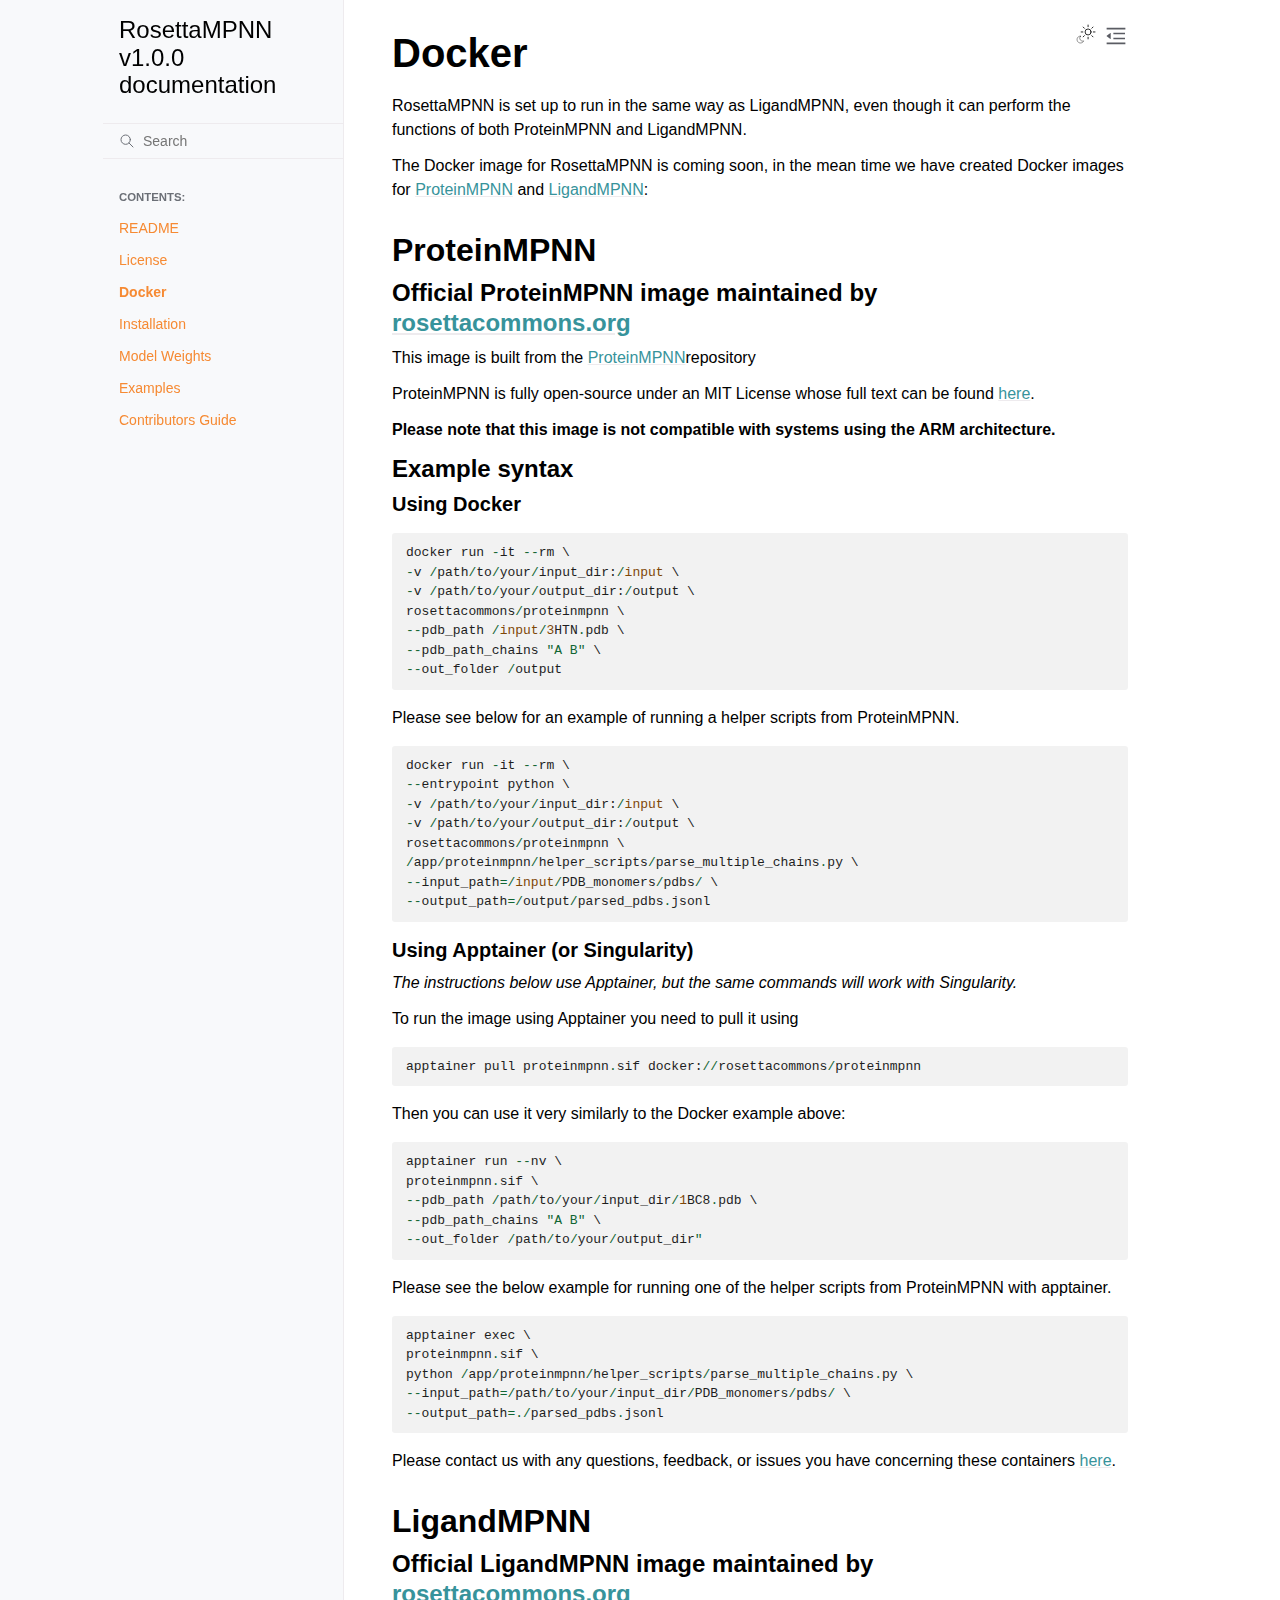
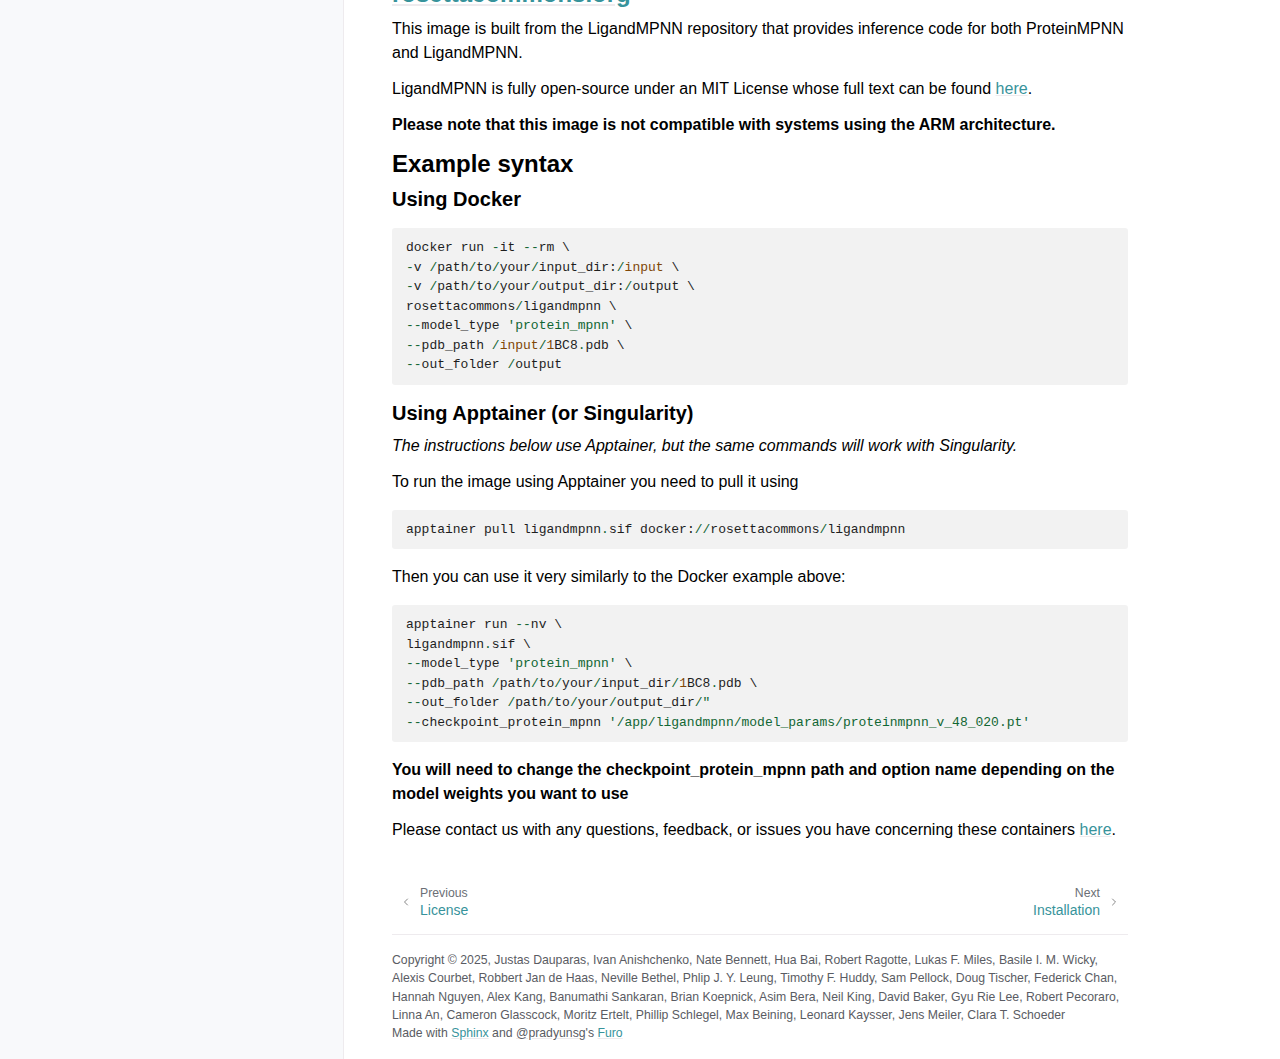
<file: docker.html>
<!doctype html>
<html class="no-js" lang="en" data-content_root="./">
  <head><meta charset="utf-8"/>
    <meta name="viewport" content="width=device-width,initial-scale=1"/>
    <meta name="color-scheme" content="light dark"><meta name="viewport" content="width=device-width, initial-scale=1" />
<link rel="index" title="Index" href="genindex.html" /><link rel="search" title="Search" href="search.html" /><link rel="next" title="Installation" href="installation.html" /><link rel="prev" title="License" href="license_link.html" />

    <!-- Generated with Sphinx 8.2.3 and Furo 2025.07.19 -->
        <title>Docker - RosettaMPNN v1.0.0 documentation</title>
      <link rel="stylesheet" type="text/css" href="_static/pygments.css?v=acfd86a5" />
    <link rel="stylesheet" type="text/css" href="_static/styles/furo.css?v=25af2a20" />
    <link rel="stylesheet" type="text/css" href="_static/styles/furo-extensions.css?v=8dab3a3b" />
    
    


<style>
  body {
    --color-code-background: #f2f2f2;
  --color-code-foreground: #1e1e1e;
  --color-brand-primary: #F68A33;
  --color-brand-content: #37939B;
  --color-admonition-background: #FB35D6;
  --font-stack: Open Sans, sans-serif;
  --font-stack--headings: Open Sans, sans-serif;
  --color-background-hover: #DCE8E8ff;
  --color-announcement-background: #F68A33dd;
  --color-announcement-text: #070707;
  --color-brand-visited: #37939B;
  
  }
  @media not print {
    body[data-theme="dark"] {
      --color-code-background: #2b2b2b;
  --color-code-foreground: #f8f8f2;
  --color-brand-primary: #37939B;
  --color-brand-content: #F68A33;
  --color-admonition-background: #FB35D6;
  --font-stack: Open Sans, sans-serif;
  --font-stack--headings: Open Sans, sans-serif;
  --color-brand-visited: #37939B;
  
    }
    @media (prefers-color-scheme: dark) {
      body:not([data-theme="light"]) {
        --color-code-background: #2b2b2b;
  --color-code-foreground: #f8f8f2;
  --color-brand-primary: #37939B;
  --color-brand-content: #F68A33;
  --color-admonition-background: #FB35D6;
  --font-stack: Open Sans, sans-serif;
  --font-stack--headings: Open Sans, sans-serif;
  --color-brand-visited: #37939B;
  
      }
    }
  }
</style></head>
  <body>
    
    <script>
      document.body.dataset.theme = localStorage.getItem("theme") || "auto";
    </script>
    

<svg xmlns="http://www.w3.org/2000/svg" style="display: none;">
  <symbol id="svg-toc" viewBox="0 0 24 24">
    <title>Contents</title>
    <svg stroke="currentColor" fill="currentColor" stroke-width="0" viewBox="0 0 1024 1024">
      <path d="M408 442h480c4.4 0 8-3.6 8-8v-56c0-4.4-3.6-8-8-8H408c-4.4 0-8 3.6-8 8v56c0 4.4 3.6 8 8 8zm-8 204c0 4.4 3.6 8 8 8h480c4.4 0 8-3.6 8-8v-56c0-4.4-3.6-8-8-8H408c-4.4 0-8 3.6-8 8v56zm504-486H120c-4.4 0-8 3.6-8 8v56c0 4.4 3.6 8 8 8h784c4.4 0 8-3.6 8-8v-56c0-4.4-3.6-8-8-8zm0 632H120c-4.4 0-8 3.6-8 8v56c0 4.4 3.6 8 8 8h784c4.4 0 8-3.6 8-8v-56c0-4.4-3.6-8-8-8zM115.4 518.9L271.7 642c5.8 4.6 14.4.5 14.4-6.9V388.9c0-7.4-8.5-11.5-14.4-6.9L115.4 505.1a8.74 8.74 0 0 0 0 13.8z"/>
    </svg>
  </symbol>
  <symbol id="svg-menu" viewBox="0 0 24 24">
    <title>Menu</title>
    <svg xmlns="http://www.w3.org/2000/svg" viewBox="0 0 24 24" fill="none" stroke="currentColor"
      stroke-width="2" stroke-linecap="round" stroke-linejoin="round" class="feather-menu">
      <line x1="3" y1="12" x2="21" y2="12"></line>
      <line x1="3" y1="6" x2="21" y2="6"></line>
      <line x1="3" y1="18" x2="21" y2="18"></line>
    </svg>
  </symbol>
  <symbol id="svg-arrow-right" viewBox="0 0 24 24">
    <title>Expand</title>
    <svg xmlns="http://www.w3.org/2000/svg" viewBox="0 0 24 24" fill="none" stroke="currentColor"
      stroke-width="2" stroke-linecap="round" stroke-linejoin="round" class="feather-chevron-right">
      <polyline points="9 18 15 12 9 6"></polyline>
    </svg>
  </symbol>
  <symbol id="svg-sun" viewBox="0 0 24 24">
    <title>Light mode</title>
    <svg xmlns="http://www.w3.org/2000/svg" viewBox="0 0 24 24" fill="none" stroke="currentColor"
      stroke-width="1" stroke-linecap="round" stroke-linejoin="round" class="feather-sun">
      <circle cx="12" cy="12" r="5"></circle>
      <line x1="12" y1="1" x2="12" y2="3"></line>
      <line x1="12" y1="21" x2="12" y2="23"></line>
      <line x1="4.22" y1="4.22" x2="5.64" y2="5.64"></line>
      <line x1="18.36" y1="18.36" x2="19.78" y2="19.78"></line>
      <line x1="1" y1="12" x2="3" y2="12"></line>
      <line x1="21" y1="12" x2="23" y2="12"></line>
      <line x1="4.22" y1="19.78" x2="5.64" y2="18.36"></line>
      <line x1="18.36" y1="5.64" x2="19.78" y2="4.22"></line>
    </svg>
  </symbol>
  <symbol id="svg-moon" viewBox="0 0 24 24">
    <title>Dark mode</title>
    <svg xmlns="http://www.w3.org/2000/svg" viewBox="0 0 24 24" fill="none" stroke="currentColor"
      stroke-width="1" stroke-linecap="round" stroke-linejoin="round" class="icon-tabler-moon">
      <path stroke="none" d="M0 0h24v24H0z" fill="none" />
      <path d="M12 3c.132 0 .263 0 .393 0a7.5 7.5 0 0 0 7.92 12.446a9 9 0 1 1 -8.313 -12.454z" />
    </svg>
  </symbol>
  <symbol id="svg-sun-with-moon" viewBox="0 0 24 24">
    <title>Auto light/dark, in light mode</title>
    <svg xmlns="http://www.w3.org/2000/svg" viewBox="0 0 24 24" fill="none" stroke="currentColor"
      stroke-width="1" stroke-linecap="round" stroke-linejoin="round"
      class="icon-custom-derived-from-feather-sun-and-tabler-moon">
      <path style="opacity: 50%" d="M 5.411 14.504 C 5.471 14.504 5.532 14.504 5.591 14.504 C 3.639 16.319 4.383 19.569 6.931 20.352 C 7.693 20.586 8.512 20.551 9.25 20.252 C 8.023 23.207 4.056 23.725 2.11 21.184 C 0.166 18.642 1.702 14.949 4.874 14.536 C 5.051 14.512 5.231 14.5 5.411 14.5 L 5.411 14.504 Z"/>
      <line x1="14.5" y1="3.25" x2="14.5" y2="1.25"/>
      <line x1="14.5" y1="15.85" x2="14.5" y2="17.85"/>
      <line x1="10.044" y1="5.094" x2="8.63" y2="3.68"/>
      <line x1="19" y1="14.05" x2="20.414" y2="15.464"/>
      <line x1="8.2" y1="9.55" x2="6.2" y2="9.55"/>
      <line x1="20.8" y1="9.55" x2="22.8" y2="9.55"/>
      <line x1="10.044" y1="14.006" x2="8.63" y2="15.42"/>
      <line x1="19" y1="5.05" x2="20.414" y2="3.636"/>
      <circle cx="14.5" cy="9.55" r="3.6"/>
    </svg>
  </symbol>
  <symbol id="svg-moon-with-sun" viewBox="0 0 24 24">
    <title>Auto light/dark, in dark mode</title>
    <svg xmlns="http://www.w3.org/2000/svg" viewBox="0 0 24 24" fill="none" stroke="currentColor"
      stroke-width="1" stroke-linecap="round" stroke-linejoin="round"
      class="icon-custom-derived-from-feather-sun-and-tabler-moon">
      <path d="M 8.282 7.007 C 8.385 7.007 8.494 7.007 8.595 7.007 C 5.18 10.184 6.481 15.869 10.942 17.24 C 12.275 17.648 13.706 17.589 15 17.066 C 12.851 22.236 5.91 23.143 2.505 18.696 C -0.897 14.249 1.791 7.786 7.342 7.063 C 7.652 7.021 7.965 7 8.282 7 L 8.282 7.007 Z"/>
      <line style="opacity: 50%" x1="18" y1="3.705" x2="18" y2="2.5"/>
      <line style="opacity: 50%" x1="18" y1="11.295" x2="18" y2="12.5"/>
      <line style="opacity: 50%" x1="15.316" y1="4.816" x2="14.464" y2="3.964"/>
      <line style="opacity: 50%" x1="20.711" y1="10.212" x2="21.563" y2="11.063"/>
      <line style="opacity: 50%" x1="14.205" y1="7.5" x2="13.001" y2="7.5"/>
      <line style="opacity: 50%" x1="21.795" y1="7.5" x2="23" y2="7.5"/>
      <line style="opacity: 50%" x1="15.316" y1="10.184" x2="14.464" y2="11.036"/>
      <line style="opacity: 50%" x1="20.711" y1="4.789" x2="21.563" y2="3.937"/>
      <circle style="opacity: 50%" cx="18" cy="7.5" r="2.169"/>
    </svg>
  </symbol>
  <symbol id="svg-pencil" viewBox="0 0 24 24">
    <svg xmlns="http://www.w3.org/2000/svg" viewBox="0 0 24 24" fill="none" stroke="currentColor"
      stroke-width="1" stroke-linecap="round" stroke-linejoin="round" class="icon-tabler-pencil-code">
      <path d="M4 20h4l10.5 -10.5a2.828 2.828 0 1 0 -4 -4l-10.5 10.5v4" />
      <path d="M13.5 6.5l4 4" />
      <path d="M20 21l2 -2l-2 -2" />
      <path d="M17 17l-2 2l2 2" />
    </svg>
  </symbol>
  <symbol id="svg-eye" viewBox="0 0 24 24">
    <svg xmlns="http://www.w3.org/2000/svg" viewBox="0 0 24 24" fill="none" stroke="currentColor"
      stroke-width="1" stroke-linecap="round" stroke-linejoin="round" class="icon-tabler-eye-code">
      <path stroke="none" d="M0 0h24v24H0z" fill="none" />
      <path d="M10 12a2 2 0 1 0 4 0a2 2 0 0 0 -4 0" />
      <path
        d="M11.11 17.958c-3.209 -.307 -5.91 -2.293 -8.11 -5.958c2.4 -4 5.4 -6 9 -6c3.6 0 6.6 2 9 6c-.21 .352 -.427 .688 -.647 1.008" />
      <path d="M20 21l2 -2l-2 -2" />
      <path d="M17 17l-2 2l2 2" />
    </svg>
  </symbol>
</svg>

<input type="checkbox" class="sidebar-toggle" name="__navigation" id="__navigation">
<input type="checkbox" class="sidebar-toggle" name="__toc" id="__toc">
<label class="overlay sidebar-overlay" for="__navigation">
  <div class="visually-hidden">Hide navigation sidebar</div>
</label>
<label class="overlay toc-overlay" for="__toc">
  <div class="visually-hidden">Hide table of contents sidebar</div>
</label>

<a class="skip-to-content muted-link" href="#furo-main-content">Skip to content</a>



<div class="page">
  <header class="mobile-header">
    <div class="header-left">
      <label class="nav-overlay-icon" for="__navigation">
        <div class="visually-hidden">Toggle site navigation sidebar</div>
        <i class="icon"><svg><use href="#svg-menu"></use></svg></i>
      </label>
    </div>
    <div class="header-center">
      <a href="index.html"><div class="brand">RosettaMPNN v1.0.0 documentation</div></a>
    </div>
    <div class="header-right">
      <div class="theme-toggle-container theme-toggle-header">
        <button class="theme-toggle">
          <div class="visually-hidden">Toggle Light / Dark / Auto color theme</div>
          <svg class="theme-icon-when-auto-light"><use href="#svg-sun-with-moon"></use></svg>
          <svg class="theme-icon-when-auto-dark"><use href="#svg-moon-with-sun"></use></svg>
          <svg class="theme-icon-when-dark"><use href="#svg-moon"></use></svg>
          <svg class="theme-icon-when-light"><use href="#svg-sun"></use></svg>
        </button>
      </div>
      <label class="toc-overlay-icon toc-header-icon" for="__toc">
        <div class="visually-hidden">Toggle table of contents sidebar</div>
        <i class="icon"><svg><use href="#svg-toc"></use></svg></i>
      </label>
    </div>
  </header>
  <aside class="sidebar-drawer">
    <div class="sidebar-container">
      
      <div class="sidebar-sticky"><a class="sidebar-brand" href="index.html">
  
  <span class="sidebar-brand-text">RosettaMPNN v1.0.0 documentation</span>
  
</a><form class="sidebar-search-container" method="get" action="search.html" role="search">
  <input class="sidebar-search" placeholder="Search" name="q" aria-label="Search">
  <input type="hidden" name="check_keywords" value="yes">
  <input type="hidden" name="area" value="default">
</form>
<div id="searchbox"></div><div class="sidebar-scroll"><div class="sidebar-tree">
  <p class="caption" role="heading"><span class="caption-text">Contents:</span></p>
<ul class="current">
<li class="toctree-l1"><a class="reference internal" href="readme_link.html">README</a></li>
<li class="toctree-l1"><a class="reference internal" href="license_link.html">License</a></li>
<li class="toctree-l1 current current-page"><a class="current reference internal" href="#">Docker</a></li>
<li class="toctree-l1"><a class="reference internal" href="installation.html">Installation</a></li>
<li class="toctree-l1"><a class="reference internal" href="model_weights_ref.html">Model Weights</a></li>
<li class="toctree-l1"><a class="reference internal" href="examples.html">Examples</a></li>
<li class="toctree-l1"><a class="reference internal" href="contributors_guide.html">Contributors Guide</a></li>
</ul>

</div>
</div>

      </div>
      
    </div>
  </aside>
  <div class="main">
    <div class="content">
      <div class="article-container">
        <a href="#" class="back-to-top muted-link">
          <svg xmlns="http://www.w3.org/2000/svg" viewBox="0 0 24 24">
            <path d="M13 20h-2V8l-5.5 5.5-1.42-1.42L12 4.16l7.92 7.92-1.42 1.42L13 8v12z"></path>
          </svg>
          <span>Back to top</span>
        </a>
        <div class="content-icon-container">
          
<div class="theme-toggle-container theme-toggle-content">
            <button class="theme-toggle">
              <div class="visually-hidden">Toggle Light / Dark / Auto color theme</div>
              <svg class="theme-icon-when-auto-light"><use href="#svg-sun-with-moon"></use></svg>
              <svg class="theme-icon-when-auto-dark"><use href="#svg-moon-with-sun"></use></svg>
              <svg class="theme-icon-when-dark"><use href="#svg-moon"></use></svg>
              <svg class="theme-icon-when-light"><use href="#svg-sun"></use></svg>
            </button>
          </div>
          <label class="toc-overlay-icon toc-content-icon" for="__toc">
            <div class="visually-hidden">Toggle table of contents sidebar</div>
            <i class="icon"><svg><use href="#svg-toc"></use></svg></i>
          </label>
        </div>
        <article role="main" id="furo-main-content">
          <section id="docker">
<h1>Docker<a class="headerlink" href="#docker" title="Link to this heading">¶</a></h1>
<p>RosettaMPNN is set up to run in the same way as LigandMPNN, even though it can perform the functions of both ProteinMPNN and LigandMPNN.</p>
<p>The Docker image for RosettaMPNN is coming soon, in the mean time we have created Docker images for <a class="reference external" href="https://github.com/dauparas/ProteinMPNN">ProteinMPNN</a> and <a class="reference external" href="https://github.com/dauparas/LigandMPNN">LigandMPNN</a>:</p>
<section id="id1">
<h2>ProteinMPNN<a class="headerlink" href="#id1" title="Link to this heading">¶</a></h2>
<section id="official-proteinmpnn-image-maintained-by-rosettacommons-org">
<h3>Official ProteinMPNN image maintained by <a class="reference external" href="https://rosettacommons.org/">rosettacommons.org</a><a class="headerlink" href="#official-proteinmpnn-image-maintained-by-rosettacommons-org" title="Link to this heading">¶</a></h3>
<p>This image is built from the <a class="reference external" href="https://github.com/dauparas/ProteinMPNN">ProteinMPNN</a>repository</p>
<p>ProteinMPNN is fully open-source under an MIT License whose full text can be found <a class="reference external" href="https://github.com/dauparas/ProteinMPNN?tab=MIT-1-ov-file">here</a>.</p>
<p><strong>Please note that this image is not compatible with systems using the ARM architecture.</strong></p>
</section>
<section id="example-syntax">
<h3>Example syntax<a class="headerlink" href="#example-syntax" title="Link to this heading">¶</a></h3>
<section id="using-docker">
<h4>Using Docker<a class="headerlink" href="#using-docker" title="Link to this heading">¶</a></h4>
<div class="highlight-default notranslate"><div class="highlight"><pre><span></span><span class="n">docker</span> <span class="n">run</span> <span class="o">-</span><span class="n">it</span> <span class="o">--</span><span class="n">rm</span> \
<span class="o">-</span><span class="n">v</span> <span class="o">/</span><span class="n">path</span><span class="o">/</span><span class="n">to</span><span class="o">/</span><span class="n">your</span><span class="o">/</span><span class="n">input_dir</span><span class="p">:</span><span class="o">/</span><span class="nb">input</span> \
<span class="o">-</span><span class="n">v</span> <span class="o">/</span><span class="n">path</span><span class="o">/</span><span class="n">to</span><span class="o">/</span><span class="n">your</span><span class="o">/</span><span class="n">output_dir</span><span class="p">:</span><span class="o">/</span><span class="n">output</span> \
<span class="n">rosettacommons</span><span class="o">/</span><span class="n">proteinmpnn</span> \
<span class="o">--</span><span class="n">pdb_path</span> <span class="o">/</span><span class="nb">input</span><span class="o">/</span><span class="mi">3</span><span class="n">HTN</span><span class="o">.</span><span class="n">pdb</span> \
<span class="o">--</span><span class="n">pdb_path_chains</span> <span class="s2">&quot;A B&quot;</span> \
<span class="o">--</span><span class="n">out_folder</span> <span class="o">/</span><span class="n">output</span>
</pre></div>
</div>
<p>Please see below for an example of running a helper scripts from ProteinMPNN.</p>
<div class="highlight-default notranslate"><div class="highlight"><pre><span></span><span class="n">docker</span> <span class="n">run</span> <span class="o">-</span><span class="n">it</span> <span class="o">--</span><span class="n">rm</span> \
<span class="o">--</span><span class="n">entrypoint</span> <span class="n">python</span> \
<span class="o">-</span><span class="n">v</span> <span class="o">/</span><span class="n">path</span><span class="o">/</span><span class="n">to</span><span class="o">/</span><span class="n">your</span><span class="o">/</span><span class="n">input_dir</span><span class="p">:</span><span class="o">/</span><span class="nb">input</span> \
<span class="o">-</span><span class="n">v</span> <span class="o">/</span><span class="n">path</span><span class="o">/</span><span class="n">to</span><span class="o">/</span><span class="n">your</span><span class="o">/</span><span class="n">output_dir</span><span class="p">:</span><span class="o">/</span><span class="n">output</span> \
<span class="n">rosettacommons</span><span class="o">/</span><span class="n">proteinmpnn</span> \
<span class="o">/</span><span class="n">app</span><span class="o">/</span><span class="n">proteinmpnn</span><span class="o">/</span><span class="n">helper_scripts</span><span class="o">/</span><span class="n">parse_multiple_chains</span><span class="o">.</span><span class="n">py</span> \
<span class="o">--</span><span class="n">input_path</span><span class="o">=/</span><span class="nb">input</span><span class="o">/</span><span class="n">PDB_monomers</span><span class="o">/</span><span class="n">pdbs</span><span class="o">/</span> \
<span class="o">--</span><span class="n">output_path</span><span class="o">=/</span><span class="n">output</span><span class="o">/</span><span class="n">parsed_pdbs</span><span class="o">.</span><span class="n">jsonl</span>
</pre></div>
</div>
</section>
<section id="using-apptainer-or-singularity">
<h4>Using Apptainer (or Singularity)<a class="headerlink" href="#using-apptainer-or-singularity" title="Link to this heading">¶</a></h4>
<p><em>The instructions below use Apptainer, but the same commands will work with Singularity.</em></p>
<p>To run the image using Apptainer you need to pull it using</p>
<div class="highlight-default notranslate"><div class="highlight"><pre><span></span><span class="n">apptainer</span> <span class="n">pull</span> <span class="n">proteinmpnn</span><span class="o">.</span><span class="n">sif</span> <span class="n">docker</span><span class="p">:</span><span class="o">//</span><span class="n">rosettacommons</span><span class="o">/</span><span class="n">proteinmpnn</span>
</pre></div>
</div>
<p>Then you can use it very similarly to the Docker example above:</p>
<div class="highlight-default notranslate"><div class="highlight"><pre><span></span><span class="n">apptainer</span> <span class="n">run</span> <span class="o">--</span><span class="n">nv</span> \
<span class="n">proteinmpnn</span><span class="o">.</span><span class="n">sif</span> \
<span class="o">--</span><span class="n">pdb_path</span> <span class="o">/</span><span class="n">path</span><span class="o">/</span><span class="n">to</span><span class="o">/</span><span class="n">your</span><span class="o">/</span><span class="n">input_dir</span><span class="o">/</span><span class="mi">1</span><span class="n">BC8</span><span class="o">.</span><span class="n">pdb</span> \
<span class="o">--</span><span class="n">pdb_path_chains</span> <span class="s2">&quot;A B&quot;</span> \
<span class="o">--</span><span class="n">out_folder</span> <span class="o">/</span><span class="n">path</span><span class="o">/</span><span class="n">to</span><span class="o">/</span><span class="n">your</span><span class="o">/</span><span class="n">output_dir</span><span class="s2">&quot;</span>
</pre></div>
</div>
<p>Please see the below example for running one of the helper scripts from ProteinMPNN with apptainer.</p>
<div class="highlight-default notranslate"><div class="highlight"><pre><span></span><span class="n">apptainer</span> <span class="n">exec</span> \
<span class="n">proteinmpnn</span><span class="o">.</span><span class="n">sif</span> \
<span class="n">python</span> <span class="o">/</span><span class="n">app</span><span class="o">/</span><span class="n">proteinmpnn</span><span class="o">/</span><span class="n">helper_scripts</span><span class="o">/</span><span class="n">parse_multiple_chains</span><span class="o">.</span><span class="n">py</span> \
<span class="o">--</span><span class="n">input_path</span><span class="o">=/</span><span class="n">path</span><span class="o">/</span><span class="n">to</span><span class="o">/</span><span class="n">your</span><span class="o">/</span><span class="n">input_dir</span><span class="o">/</span><span class="n">PDB_monomers</span><span class="o">/</span><span class="n">pdbs</span><span class="o">/</span> \
<span class="o">--</span><span class="n">output_path</span><span class="o">=./</span><span class="n">parsed_pdbs</span><span class="o">.</span><span class="n">jsonl</span>
</pre></div>
</div>
<p>Please contact us with any questions, feedback, or issues you have concerning these containers <a class="reference external" href="https://rosettacommons.org/contact/">here</a>.</p>
</section>
</section>
</section>
<section id="id2">
<h2>LigandMPNN<a class="headerlink" href="#id2" title="Link to this heading">¶</a></h2>
<section id="official-ligandmpnn-image-maintained-by-rosettacommons-org">
<h3>Official LigandMPNN image maintained by <a class="reference external" href="https://rosettacommons.org/">rosettacommons.org</a><a class="headerlink" href="#official-ligandmpnn-image-maintained-by-rosettacommons-org" title="Link to this heading">¶</a></h3>
<p>This image is built from the LigandMPNN repository that provides inference code for both ProteinMPNN and LigandMPNN.</p>
<p>LigandMPNN is fully open-source under an MIT License whose full text can be found <a class="reference external" href="https://github.com/dauparas/LigandMPNN?tab=MIT-1-ov-file">here</a>.</p>
<p><strong>Please note that this image is not compatible with systems using the ARM architecture.</strong></p>
</section>
<section id="example-syntax">
<h3>Example syntax<a class="headerlink" href="#example-syntax" title="Link to this heading">¶</a></h3>
<section id="using-docker">
<h4>Using Docker<a class="headerlink" href="#using-docker" title="Link to this heading">¶</a></h4>
<div class="highlight-default notranslate"><div class="highlight"><pre><span></span><span class="n">docker</span> <span class="n">run</span> <span class="o">-</span><span class="n">it</span> <span class="o">--</span><span class="n">rm</span> \
<span class="o">-</span><span class="n">v</span> <span class="o">/</span><span class="n">path</span><span class="o">/</span><span class="n">to</span><span class="o">/</span><span class="n">your</span><span class="o">/</span><span class="n">input_dir</span><span class="p">:</span><span class="o">/</span><span class="nb">input</span> \
<span class="o">-</span><span class="n">v</span> <span class="o">/</span><span class="n">path</span><span class="o">/</span><span class="n">to</span><span class="o">/</span><span class="n">your</span><span class="o">/</span><span class="n">output_dir</span><span class="p">:</span><span class="o">/</span><span class="n">output</span> \
<span class="n">rosettacommons</span><span class="o">/</span><span class="n">ligandmpnn</span> \
<span class="o">--</span><span class="n">model_type</span> <span class="s1">&#39;protein_mpnn&#39;</span> \
<span class="o">--</span><span class="n">pdb_path</span> <span class="o">/</span><span class="nb">input</span><span class="o">/</span><span class="mi">1</span><span class="n">BC8</span><span class="o">.</span><span class="n">pdb</span> \
<span class="o">--</span><span class="n">out_folder</span> <span class="o">/</span><span class="n">output</span>
</pre></div>
</div>
</section>
<section id="using-apptainer-or-singularity">
<h4>Using Apptainer (or Singularity)<a class="headerlink" href="#using-apptainer-or-singularity" title="Link to this heading">¶</a></h4>
<p><em>The instructions below use Apptainer, but the same commands will work with Singularity.</em></p>
<p>To run the image using Apptainer you need to pull it using</p>
<div class="highlight-default notranslate"><div class="highlight"><pre><span></span><span class="n">apptainer</span> <span class="n">pull</span> <span class="n">ligandmpnn</span><span class="o">.</span><span class="n">sif</span> <span class="n">docker</span><span class="p">:</span><span class="o">//</span><span class="n">rosettacommons</span><span class="o">/</span><span class="n">ligandmpnn</span>
</pre></div>
</div>
<p>Then you can use it very similarly to the Docker example above:</p>
<div class="highlight-default notranslate"><div class="highlight"><pre><span></span><span class="n">apptainer</span> <span class="n">run</span> <span class="o">--</span><span class="n">nv</span> \
<span class="n">ligandmpnn</span><span class="o">.</span><span class="n">sif</span> \
<span class="o">--</span><span class="n">model_type</span> <span class="s1">&#39;protein_mpnn&#39;</span> \
<span class="o">--</span><span class="n">pdb_path</span> <span class="o">/</span><span class="n">path</span><span class="o">/</span><span class="n">to</span><span class="o">/</span><span class="n">your</span><span class="o">/</span><span class="n">input_dir</span><span class="o">/</span><span class="mi">1</span><span class="n">BC8</span><span class="o">.</span><span class="n">pdb</span> \
<span class="o">--</span><span class="n">out_folder</span> <span class="o">/</span><span class="n">path</span><span class="o">/</span><span class="n">to</span><span class="o">/</span><span class="n">your</span><span class="o">/</span><span class="n">output_dir</span><span class="o">/</span><span class="s2">&quot;</span>
<span class="o">--</span><span class="n">checkpoint_protein_mpnn</span> <span class="s1">&#39;/app/ligandmpnn/model_params/proteinmpnn_v_48_020.pt&#39;</span>
</pre></div>
</div>
<p><strong>You will need to change the checkpoint_protein_mpnn path and option name depending on the model weights you want to use</strong></p>
<p>Please contact us with any questions, feedback, or issues you have concerning these containers <a class="reference external" href="https://rosettacommons.org/contact/">here</a>.</p>
</section>
</section>
</section>
</section>

        </article>
      </div>
      <footer>
        
        <div class="related-pages">
          <a class="next-page" href="installation.html">
              <div class="page-info">
                <div class="context">
                  <span>Next</span>
                </div>
                <div class="title">Installation</div>
              </div>
              <svg class="furo-related-icon"><use href="#svg-arrow-right"></use></svg>
            </a>
          <a class="prev-page" href="license_link.html">
              <svg class="furo-related-icon"><use href="#svg-arrow-right"></use></svg>
              <div class="page-info">
                <div class="context">
                  <span>Previous</span>
                </div>
                
                <div class="title">License</div>
                
              </div>
            </a>
        </div>
        <div class="bottom-of-page">
          <div class="left-details">
            <div class="copyright">
                Copyright &#169; 2025, Justas Dauparas, Ivan Anishchenko, Nate Bennett, Hua Bai, Robert Ragotte, Lukas F. Miles, Basile I. M. Wicky, Alexis Courbet, Robbert Jan de Haas, Neville Bethel, Phlip J. Y. Leung, Timothy F. Huddy, Sam Pellock, Doug Tischer, Federick Chan, Hannah Nguyen, Alex Kang, Banumathi Sankaran, Brian Koepnick, Asim Bera, Neil King, David Baker, Gyu Rie Lee, Robert Pecoraro, Linna An, Cameron Glasscock, Moritz Ertelt, Phillip Schlegel, Max Beining, Leonard Kaysser, Jens Meiler, Clara T. Schoeder
            </div>
            Made with <a href="https://www.sphinx-doc.org/">Sphinx</a> and <a class="muted-link" href="https://pradyunsg.me">@pradyunsg</a>'s
            
            <a href="https://github.com/pradyunsg/furo">Furo</a>
            
          </div>
          <div class="right-details">
            
          </div>
        </div>
        
      </footer>
    </div>
    <aside class="toc-drawer">
      
      
      <div class="toc-sticky toc-scroll">
        <div class="toc-title-container">
          <span class="toc-title">
            On this page
          </span>
        </div>
        <div class="toc-tree-container">
          <div class="toc-tree">
            <ul>
<li><a class="reference internal" href="#">Docker</a><ul>
<li><a class="reference internal" href="#id1">ProteinMPNN</a><ul>
<li><a class="reference internal" href="#official-proteinmpnn-image-maintained-by-rosettacommons-org">Official ProteinMPNN image maintained by rosettacommons.org</a></li>
<li><a class="reference internal" href="#example-syntax">Example syntax</a><ul>
<li><a class="reference internal" href="#using-docker">Using Docker</a></li>
<li><a class="reference internal" href="#using-apptainer-or-singularity">Using Apptainer (or Singularity)</a></li>
</ul>
</li>
</ul>
</li>
<li><a class="reference internal" href="#id2">LigandMPNN</a><ul>
<li><a class="reference internal" href="#official-ligandmpnn-image-maintained-by-rosettacommons-org">Official LigandMPNN image maintained by rosettacommons.org</a></li>
<li><a class="reference internal" href="#example-syntax">Example syntax</a><ul>
<li><a class="reference internal" href="#using-docker">Using Docker</a></li>
<li><a class="reference internal" href="#using-apptainer-or-singularity">Using Apptainer (or Singularity)</a></li>
</ul>
</li>
</ul>
</li>
</ul>
</li>
</ul>

          </div>
        </div>
      </div>
      
      
    </aside>
  </div>
</div><script src="_static/documentation_options.js?v=76e2d817"></script>
    <script src="_static/doctools.js?v=9bcbadda"></script>
    <script src="_static/sphinx_highlight.js?v=dc90522c"></script>
    <script src="_static/scripts/furo.js?v=46bd48cc"></script>
    </body>
</html>
</file>
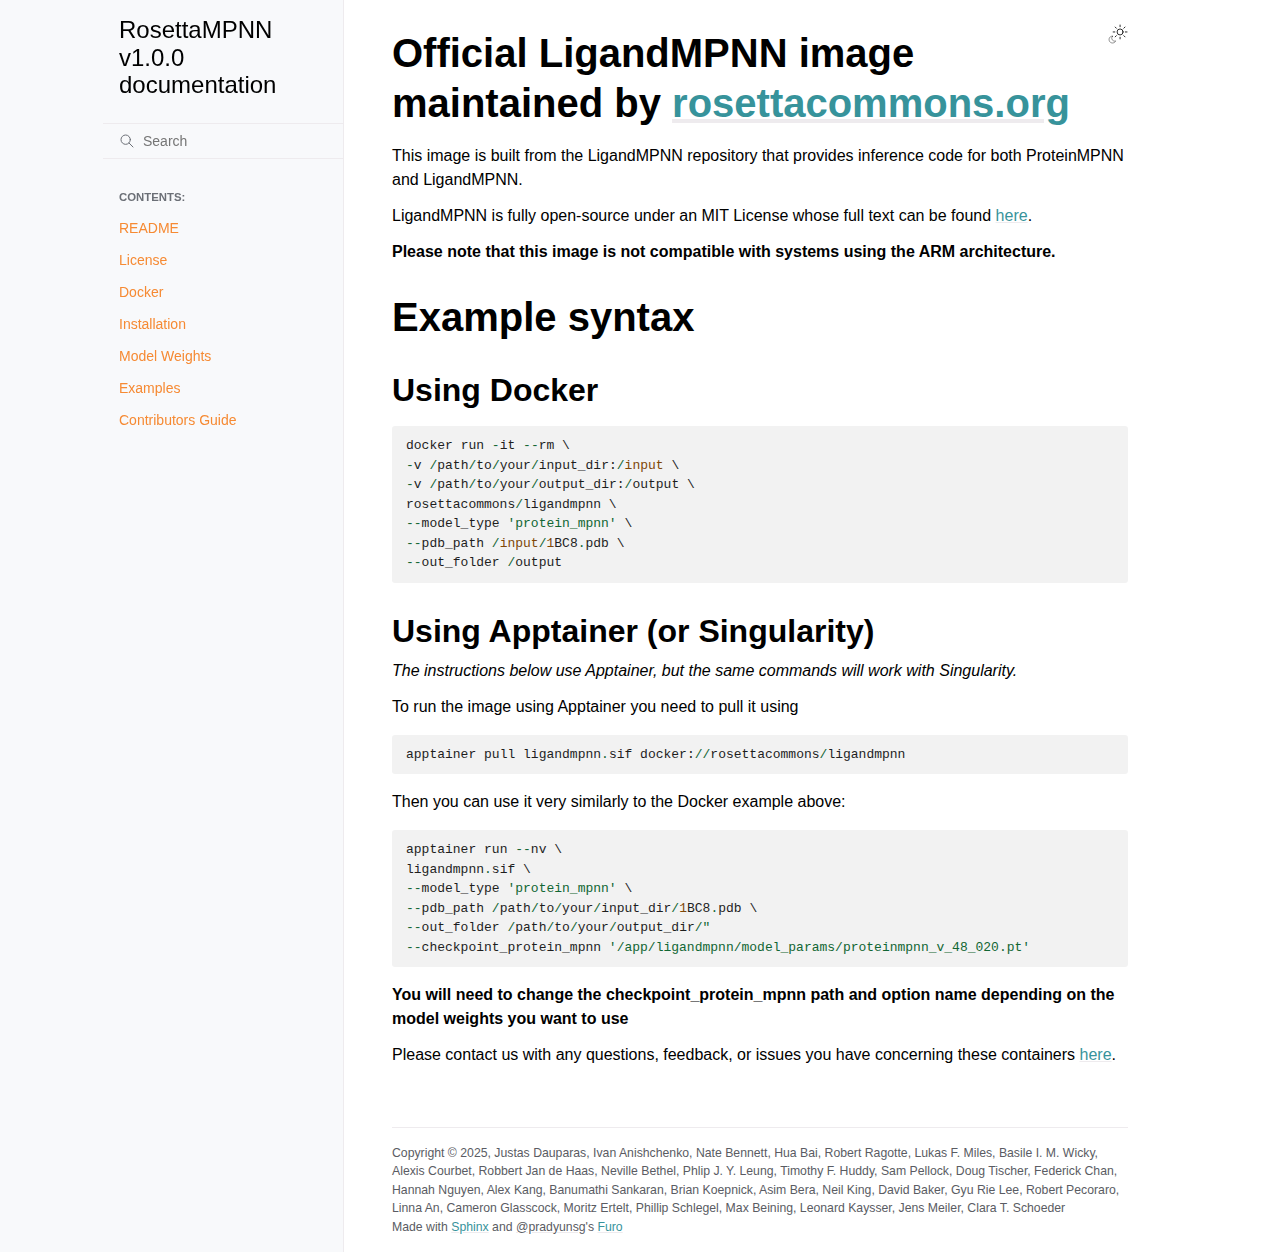
<file: DockerHub_blurb_ligandmpnn.html>
<!doctype html>
<html class="no-js" lang="en" data-content_root="./">
  <head><meta charset="utf-8"/>
    <meta name="viewport" content="width=device-width,initial-scale=1"/>
    <meta name="color-scheme" content="light dark"><meta name="viewport" content="width=device-width, initial-scale=1" />
<link rel="index" title="Index" href="genindex.html" /><link rel="search" title="Search" href="search.html" />

    <!-- Generated with Sphinx 8.2.3 and Furo 2025.07.19 -->
        <title>Official LigandMPNN image maintained by rosettacommons.org - RosettaMPNN v1.0.0 documentation</title>
      <link rel="stylesheet" type="text/css" href="_static/pygments.css?v=acfd86a5" />
    <link rel="stylesheet" type="text/css" href="_static/styles/furo.css?v=25af2a20" />
    <link rel="stylesheet" type="text/css" href="_static/styles/furo-extensions.css?v=8dab3a3b" />
    
    


<style>
  body {
    --color-code-background: #f2f2f2;
  --color-code-foreground: #1e1e1e;
  --color-brand-primary: #F68A33;
  --color-brand-content: #37939B;
  --color-admonition-background: #FB35D6;
  --font-stack: Open Sans, sans-serif;
  --font-stack--headings: Open Sans, sans-serif;
  --color-background-hover: #DCE8E8ff;
  --color-announcement-background: #F68A33dd;
  --color-announcement-text: #070707;
  --color-brand-visited: #37939B;
  
  }
  @media not print {
    body[data-theme="dark"] {
      --color-code-background: #2b2b2b;
  --color-code-foreground: #f8f8f2;
  --color-brand-primary: #37939B;
  --color-brand-content: #F68A33;
  --color-admonition-background: #FB35D6;
  --font-stack: Open Sans, sans-serif;
  --font-stack--headings: Open Sans, sans-serif;
  --color-brand-visited: #37939B;
  
    }
    @media (prefers-color-scheme: dark) {
      body:not([data-theme="light"]) {
        --color-code-background: #2b2b2b;
  --color-code-foreground: #f8f8f2;
  --color-brand-primary: #37939B;
  --color-brand-content: #F68A33;
  --color-admonition-background: #FB35D6;
  --font-stack: Open Sans, sans-serif;
  --font-stack--headings: Open Sans, sans-serif;
  --color-brand-visited: #37939B;
  
      }
    }
  }
</style></head>
  <body>
    
    <script>
      document.body.dataset.theme = localStorage.getItem("theme") || "auto";
    </script>
    

<svg xmlns="http://www.w3.org/2000/svg" style="display: none;">
  <symbol id="svg-toc" viewBox="0 0 24 24">
    <title>Contents</title>
    <svg stroke="currentColor" fill="currentColor" stroke-width="0" viewBox="0 0 1024 1024">
      <path d="M408 442h480c4.4 0 8-3.6 8-8v-56c0-4.4-3.6-8-8-8H408c-4.4 0-8 3.6-8 8v56c0 4.4 3.6 8 8 8zm-8 204c0 4.4 3.6 8 8 8h480c4.4 0 8-3.6 8-8v-56c0-4.4-3.6-8-8-8H408c-4.4 0-8 3.6-8 8v56zm504-486H120c-4.4 0-8 3.6-8 8v56c0 4.4 3.6 8 8 8h784c4.4 0 8-3.6 8-8v-56c0-4.4-3.6-8-8-8zm0 632H120c-4.4 0-8 3.6-8 8v56c0 4.4 3.6 8 8 8h784c4.4 0 8-3.6 8-8v-56c0-4.4-3.6-8-8-8zM115.4 518.9L271.7 642c5.8 4.6 14.4.5 14.4-6.9V388.9c0-7.4-8.5-11.5-14.4-6.9L115.4 505.1a8.74 8.74 0 0 0 0 13.8z"/>
    </svg>
  </symbol>
  <symbol id="svg-menu" viewBox="0 0 24 24">
    <title>Menu</title>
    <svg xmlns="http://www.w3.org/2000/svg" viewBox="0 0 24 24" fill="none" stroke="currentColor"
      stroke-width="2" stroke-linecap="round" stroke-linejoin="round" class="feather-menu">
      <line x1="3" y1="12" x2="21" y2="12"></line>
      <line x1="3" y1="6" x2="21" y2="6"></line>
      <line x1="3" y1="18" x2="21" y2="18"></line>
    </svg>
  </symbol>
  <symbol id="svg-arrow-right" viewBox="0 0 24 24">
    <title>Expand</title>
    <svg xmlns="http://www.w3.org/2000/svg" viewBox="0 0 24 24" fill="none" stroke="currentColor"
      stroke-width="2" stroke-linecap="round" stroke-linejoin="round" class="feather-chevron-right">
      <polyline points="9 18 15 12 9 6"></polyline>
    </svg>
  </symbol>
  <symbol id="svg-sun" viewBox="0 0 24 24">
    <title>Light mode</title>
    <svg xmlns="http://www.w3.org/2000/svg" viewBox="0 0 24 24" fill="none" stroke="currentColor"
      stroke-width="1" stroke-linecap="round" stroke-linejoin="round" class="feather-sun">
      <circle cx="12" cy="12" r="5"></circle>
      <line x1="12" y1="1" x2="12" y2="3"></line>
      <line x1="12" y1="21" x2="12" y2="23"></line>
      <line x1="4.22" y1="4.22" x2="5.64" y2="5.64"></line>
      <line x1="18.36" y1="18.36" x2="19.78" y2="19.78"></line>
      <line x1="1" y1="12" x2="3" y2="12"></line>
      <line x1="21" y1="12" x2="23" y2="12"></line>
      <line x1="4.22" y1="19.78" x2="5.64" y2="18.36"></line>
      <line x1="18.36" y1="5.64" x2="19.78" y2="4.22"></line>
    </svg>
  </symbol>
  <symbol id="svg-moon" viewBox="0 0 24 24">
    <title>Dark mode</title>
    <svg xmlns="http://www.w3.org/2000/svg" viewBox="0 0 24 24" fill="none" stroke="currentColor"
      stroke-width="1" stroke-linecap="round" stroke-linejoin="round" class="icon-tabler-moon">
      <path stroke="none" d="M0 0h24v24H0z" fill="none" />
      <path d="M12 3c.132 0 .263 0 .393 0a7.5 7.5 0 0 0 7.92 12.446a9 9 0 1 1 -8.313 -12.454z" />
    </svg>
  </symbol>
  <symbol id="svg-sun-with-moon" viewBox="0 0 24 24">
    <title>Auto light/dark, in light mode</title>
    <svg xmlns="http://www.w3.org/2000/svg" viewBox="0 0 24 24" fill="none" stroke="currentColor"
      stroke-width="1" stroke-linecap="round" stroke-linejoin="round"
      class="icon-custom-derived-from-feather-sun-and-tabler-moon">
      <path style="opacity: 50%" d="M 5.411 14.504 C 5.471 14.504 5.532 14.504 5.591 14.504 C 3.639 16.319 4.383 19.569 6.931 20.352 C 7.693 20.586 8.512 20.551 9.25 20.252 C 8.023 23.207 4.056 23.725 2.11 21.184 C 0.166 18.642 1.702 14.949 4.874 14.536 C 5.051 14.512 5.231 14.5 5.411 14.5 L 5.411 14.504 Z"/>
      <line x1="14.5" y1="3.25" x2="14.5" y2="1.25"/>
      <line x1="14.5" y1="15.85" x2="14.5" y2="17.85"/>
      <line x1="10.044" y1="5.094" x2="8.63" y2="3.68"/>
      <line x1="19" y1="14.05" x2="20.414" y2="15.464"/>
      <line x1="8.2" y1="9.55" x2="6.2" y2="9.55"/>
      <line x1="20.8" y1="9.55" x2="22.8" y2="9.55"/>
      <line x1="10.044" y1="14.006" x2="8.63" y2="15.42"/>
      <line x1="19" y1="5.05" x2="20.414" y2="3.636"/>
      <circle cx="14.5" cy="9.55" r="3.6"/>
    </svg>
  </symbol>
  <symbol id="svg-moon-with-sun" viewBox="0 0 24 24">
    <title>Auto light/dark, in dark mode</title>
    <svg xmlns="http://www.w3.org/2000/svg" viewBox="0 0 24 24" fill="none" stroke="currentColor"
      stroke-width="1" stroke-linecap="round" stroke-linejoin="round"
      class="icon-custom-derived-from-feather-sun-and-tabler-moon">
      <path d="M 8.282 7.007 C 8.385 7.007 8.494 7.007 8.595 7.007 C 5.18 10.184 6.481 15.869 10.942 17.24 C 12.275 17.648 13.706 17.589 15 17.066 C 12.851 22.236 5.91 23.143 2.505 18.696 C -0.897 14.249 1.791 7.786 7.342 7.063 C 7.652 7.021 7.965 7 8.282 7 L 8.282 7.007 Z"/>
      <line style="opacity: 50%" x1="18" y1="3.705" x2="18" y2="2.5"/>
      <line style="opacity: 50%" x1="18" y1="11.295" x2="18" y2="12.5"/>
      <line style="opacity: 50%" x1="15.316" y1="4.816" x2="14.464" y2="3.964"/>
      <line style="opacity: 50%" x1="20.711" y1="10.212" x2="21.563" y2="11.063"/>
      <line style="opacity: 50%" x1="14.205" y1="7.5" x2="13.001" y2="7.5"/>
      <line style="opacity: 50%" x1="21.795" y1="7.5" x2="23" y2="7.5"/>
      <line style="opacity: 50%" x1="15.316" y1="10.184" x2="14.464" y2="11.036"/>
      <line style="opacity: 50%" x1="20.711" y1="4.789" x2="21.563" y2="3.937"/>
      <circle style="opacity: 50%" cx="18" cy="7.5" r="2.169"/>
    </svg>
  </symbol>
  <symbol id="svg-pencil" viewBox="0 0 24 24">
    <svg xmlns="http://www.w3.org/2000/svg" viewBox="0 0 24 24" fill="none" stroke="currentColor"
      stroke-width="1" stroke-linecap="round" stroke-linejoin="round" class="icon-tabler-pencil-code">
      <path d="M4 20h4l10.5 -10.5a2.828 2.828 0 1 0 -4 -4l-10.5 10.5v4" />
      <path d="M13.5 6.5l4 4" />
      <path d="M20 21l2 -2l-2 -2" />
      <path d="M17 17l-2 2l2 2" />
    </svg>
  </symbol>
  <symbol id="svg-eye" viewBox="0 0 24 24">
    <svg xmlns="http://www.w3.org/2000/svg" viewBox="0 0 24 24" fill="none" stroke="currentColor"
      stroke-width="1" stroke-linecap="round" stroke-linejoin="round" class="icon-tabler-eye-code">
      <path stroke="none" d="M0 0h24v24H0z" fill="none" />
      <path d="M10 12a2 2 0 1 0 4 0a2 2 0 0 0 -4 0" />
      <path
        d="M11.11 17.958c-3.209 -.307 -5.91 -2.293 -8.11 -5.958c2.4 -4 5.4 -6 9 -6c3.6 0 6.6 2 9 6c-.21 .352 -.427 .688 -.647 1.008" />
      <path d="M20 21l2 -2l-2 -2" />
      <path d="M17 17l-2 2l2 2" />
    </svg>
  </symbol>
</svg>

<input type="checkbox" class="sidebar-toggle" name="__navigation" id="__navigation">
<input type="checkbox" class="sidebar-toggle" name="__toc" id="__toc">
<label class="overlay sidebar-overlay" for="__navigation">
  <div class="visually-hidden">Hide navigation sidebar</div>
</label>
<label class="overlay toc-overlay" for="__toc">
  <div class="visually-hidden">Hide table of contents sidebar</div>
</label>

<a class="skip-to-content muted-link" href="#furo-main-content">Skip to content</a>



<div class="page">
  <header class="mobile-header">
    <div class="header-left">
      <label class="nav-overlay-icon" for="__navigation">
        <div class="visually-hidden">Toggle site navigation sidebar</div>
        <i class="icon"><svg><use href="#svg-menu"></use></svg></i>
      </label>
    </div>
    <div class="header-center">
      <a href="index.html"><div class="brand">RosettaMPNN v1.0.0 documentation</div></a>
    </div>
    <div class="header-right">
      <div class="theme-toggle-container theme-toggle-header">
        <button class="theme-toggle">
          <div class="visually-hidden">Toggle Light / Dark / Auto color theme</div>
          <svg class="theme-icon-when-auto-light"><use href="#svg-sun-with-moon"></use></svg>
          <svg class="theme-icon-when-auto-dark"><use href="#svg-moon-with-sun"></use></svg>
          <svg class="theme-icon-when-dark"><use href="#svg-moon"></use></svg>
          <svg class="theme-icon-when-light"><use href="#svg-sun"></use></svg>
        </button>
      </div>
      <label class="toc-overlay-icon toc-header-icon no-toc" for="__toc">
        <div class="visually-hidden">Toggle table of contents sidebar</div>
        <i class="icon"><svg><use href="#svg-toc"></use></svg></i>
      </label>
    </div>
  </header>
  <aside class="sidebar-drawer">
    <div class="sidebar-container">
      
      <div class="sidebar-sticky"><a class="sidebar-brand" href="index.html">
  
  <span class="sidebar-brand-text">RosettaMPNN v1.0.0 documentation</span>
  
</a><form class="sidebar-search-container" method="get" action="search.html" role="search">
  <input class="sidebar-search" placeholder="Search" name="q" aria-label="Search">
  <input type="hidden" name="check_keywords" value="yes">
  <input type="hidden" name="area" value="default">
</form>
<div id="searchbox"></div><div class="sidebar-scroll"><div class="sidebar-tree">
  <p class="caption" role="heading"><span class="caption-text">Contents:</span></p>
<ul>
<li class="toctree-l1"><a class="reference internal" href="readme_link.html">README</a></li>
<li class="toctree-l1"><a class="reference internal" href="license_link.html">License</a></li>
<li class="toctree-l1"><a class="reference internal" href="docker.html">Docker</a></li>
<li class="toctree-l1"><a class="reference internal" href="installation.html">Installation</a></li>
<li class="toctree-l1"><a class="reference internal" href="model_weights_ref.html">Model Weights</a></li>
<li class="toctree-l1"><a class="reference internal" href="examples.html">Examples</a></li>
<li class="toctree-l1"><a class="reference internal" href="contributors_guide.html">Contributors Guide</a></li>
</ul>

</div>
</div>

      </div>
      
    </div>
  </aside>
  <div class="main">
    <div class="content">
      <div class="article-container">
        <a href="#" class="back-to-top muted-link">
          <svg xmlns="http://www.w3.org/2000/svg" viewBox="0 0 24 24">
            <path d="M13 20h-2V8l-5.5 5.5-1.42-1.42L12 4.16l7.92 7.92-1.42 1.42L13 8v12z"></path>
          </svg>
          <span>Back to top</span>
        </a>
        <div class="content-icon-container">
          
<div class="theme-toggle-container theme-toggle-content">
            <button class="theme-toggle">
              <div class="visually-hidden">Toggle Light / Dark / Auto color theme</div>
              <svg class="theme-icon-when-auto-light"><use href="#svg-sun-with-moon"></use></svg>
              <svg class="theme-icon-when-auto-dark"><use href="#svg-moon-with-sun"></use></svg>
              <svg class="theme-icon-when-dark"><use href="#svg-moon"></use></svg>
              <svg class="theme-icon-when-light"><use href="#svg-sun"></use></svg>
            </button>
          </div>
          <label class="toc-overlay-icon toc-content-icon no-toc" for="__toc">
            <div class="visually-hidden">Toggle table of contents sidebar</div>
            <i class="icon"><svg><use href="#svg-toc"></use></svg></i>
          </label>
        </div>
        <article role="main" id="furo-main-content">
          <section id="official-ligandmpnn-image-maintained-by-rosettacommons-org">
<h1>Official LigandMPNN image maintained by <a class="reference external" href="https://rosettacommons.org/">rosettacommons.org</a><a class="headerlink" href="#official-ligandmpnn-image-maintained-by-rosettacommons-org" title="Link to this heading">¶</a></h1>
<p>This image is built from the LigandMPNN repository that provides inference code for both ProteinMPNN and LigandMPNN.</p>
<p>LigandMPNN is fully open-source under an MIT License whose full text can be found <a class="reference external" href="https://github.com/dauparas/LigandMPNN?tab=MIT-1-ov-file">here</a>.</p>
<p><strong>Please note that this image is not compatible with systems using the ARM architecture.</strong></p>
</section>
<section id="example-syntax">
<h1>Example syntax<a class="headerlink" href="#example-syntax" title="Link to this heading">¶</a></h1>
<section id="using-docker">
<h2>Using Docker<a class="headerlink" href="#using-docker" title="Link to this heading">¶</a></h2>
<div class="highlight-default notranslate"><div class="highlight"><pre><span></span><span class="n">docker</span> <span class="n">run</span> <span class="o">-</span><span class="n">it</span> <span class="o">--</span><span class="n">rm</span> \
<span class="o">-</span><span class="n">v</span> <span class="o">/</span><span class="n">path</span><span class="o">/</span><span class="n">to</span><span class="o">/</span><span class="n">your</span><span class="o">/</span><span class="n">input_dir</span><span class="p">:</span><span class="o">/</span><span class="nb">input</span> \
<span class="o">-</span><span class="n">v</span> <span class="o">/</span><span class="n">path</span><span class="o">/</span><span class="n">to</span><span class="o">/</span><span class="n">your</span><span class="o">/</span><span class="n">output_dir</span><span class="p">:</span><span class="o">/</span><span class="n">output</span> \
<span class="n">rosettacommons</span><span class="o">/</span><span class="n">ligandmpnn</span> \ 
<span class="o">--</span><span class="n">model_type</span> <span class="s1">&#39;protein_mpnn&#39;</span> \
<span class="o">--</span><span class="n">pdb_path</span> <span class="o">/</span><span class="nb">input</span><span class="o">/</span><span class="mi">1</span><span class="n">BC8</span><span class="o">.</span><span class="n">pdb</span> \
<span class="o">--</span><span class="n">out_folder</span> <span class="o">/</span><span class="n">output</span>
</pre></div>
</div>
</section>
<section id="using-apptainer-or-singularity">
<h2>Using Apptainer (or Singularity)<a class="headerlink" href="#using-apptainer-or-singularity" title="Link to this heading">¶</a></h2>
<p><em>The instructions below use Apptainer, but the same commands will work with Singularity.</em></p>
<p>To run the image using Apptainer you need to pull it using</p>
<div class="highlight-default notranslate"><div class="highlight"><pre><span></span><span class="n">apptainer</span> <span class="n">pull</span> <span class="n">ligandmpnn</span><span class="o">.</span><span class="n">sif</span> <span class="n">docker</span><span class="p">:</span><span class="o">//</span><span class="n">rosettacommons</span><span class="o">/</span><span class="n">ligandmpnn</span>
</pre></div>
</div>
<p>Then you can use it very similarly to the Docker example above:</p>
<div class="highlight-default notranslate"><div class="highlight"><pre><span></span><span class="n">apptainer</span> <span class="n">run</span> <span class="o">--</span><span class="n">nv</span> \
<span class="n">ligandmpnn</span><span class="o">.</span><span class="n">sif</span> \
<span class="o">--</span><span class="n">model_type</span> <span class="s1">&#39;protein_mpnn&#39;</span> \
<span class="o">--</span><span class="n">pdb_path</span> <span class="o">/</span><span class="n">path</span><span class="o">/</span><span class="n">to</span><span class="o">/</span><span class="n">your</span><span class="o">/</span><span class="n">input_dir</span><span class="o">/</span><span class="mi">1</span><span class="n">BC8</span><span class="o">.</span><span class="n">pdb</span> \
<span class="o">--</span><span class="n">out_folder</span> <span class="o">/</span><span class="n">path</span><span class="o">/</span><span class="n">to</span><span class="o">/</span><span class="n">your</span><span class="o">/</span><span class="n">output_dir</span><span class="o">/</span><span class="s2">&quot;</span>
<span class="o">--</span><span class="n">checkpoint_protein_mpnn</span> <span class="s1">&#39;/app/ligandmpnn/model_params/proteinmpnn_v_48_020.pt&#39;</span>
</pre></div>
</div>
<p><strong>You will need to change the checkpoint_protein_mpnn path and option name depending on the model weights you want to use</strong></p>
<p>Please contact us with any questions, feedback, or issues you have concerning these containers <a class="reference external" href="https://rosettacommons.org/contact/">here</a>.</p>
</section>
</section>

        </article>
      </div>
      <footer>
        
        <div class="related-pages">
          
          
        </div>
        <div class="bottom-of-page">
          <div class="left-details">
            <div class="copyright">
                Copyright &#169; 2025, Justas Dauparas, Ivan Anishchenko, Nate Bennett, Hua Bai, Robert Ragotte, Lukas F. Miles, Basile I. M. Wicky, Alexis Courbet, Robbert Jan de Haas, Neville Bethel, Phlip J. Y. Leung, Timothy F. Huddy, Sam Pellock, Doug Tischer, Federick Chan, Hannah Nguyen, Alex Kang, Banumathi Sankaran, Brian Koepnick, Asim Bera, Neil King, David Baker, Gyu Rie Lee, Robert Pecoraro, Linna An, Cameron Glasscock, Moritz Ertelt, Phillip Schlegel, Max Beining, Leonard Kaysser, Jens Meiler, Clara T. Schoeder
            </div>
            Made with <a href="https://www.sphinx-doc.org/">Sphinx</a> and <a class="muted-link" href="https://pradyunsg.me">@pradyunsg</a>'s
            
            <a href="https://github.com/pradyunsg/furo">Furo</a>
            
          </div>
          <div class="right-details">
            
          </div>
        </div>
        
      </footer>
    </div>
    <aside class="toc-drawer no-toc">
      
      
      
    </aside>
  </div>
</div><script src="_static/documentation_options.js?v=76e2d817"></script>
    <script src="_static/doctools.js?v=9bcbadda"></script>
    <script src="_static/sphinx_highlight.js?v=dc90522c"></script>
    <script src="_static/scripts/furo.js?v=46bd48cc"></script>
    </body>
</html>
</file>
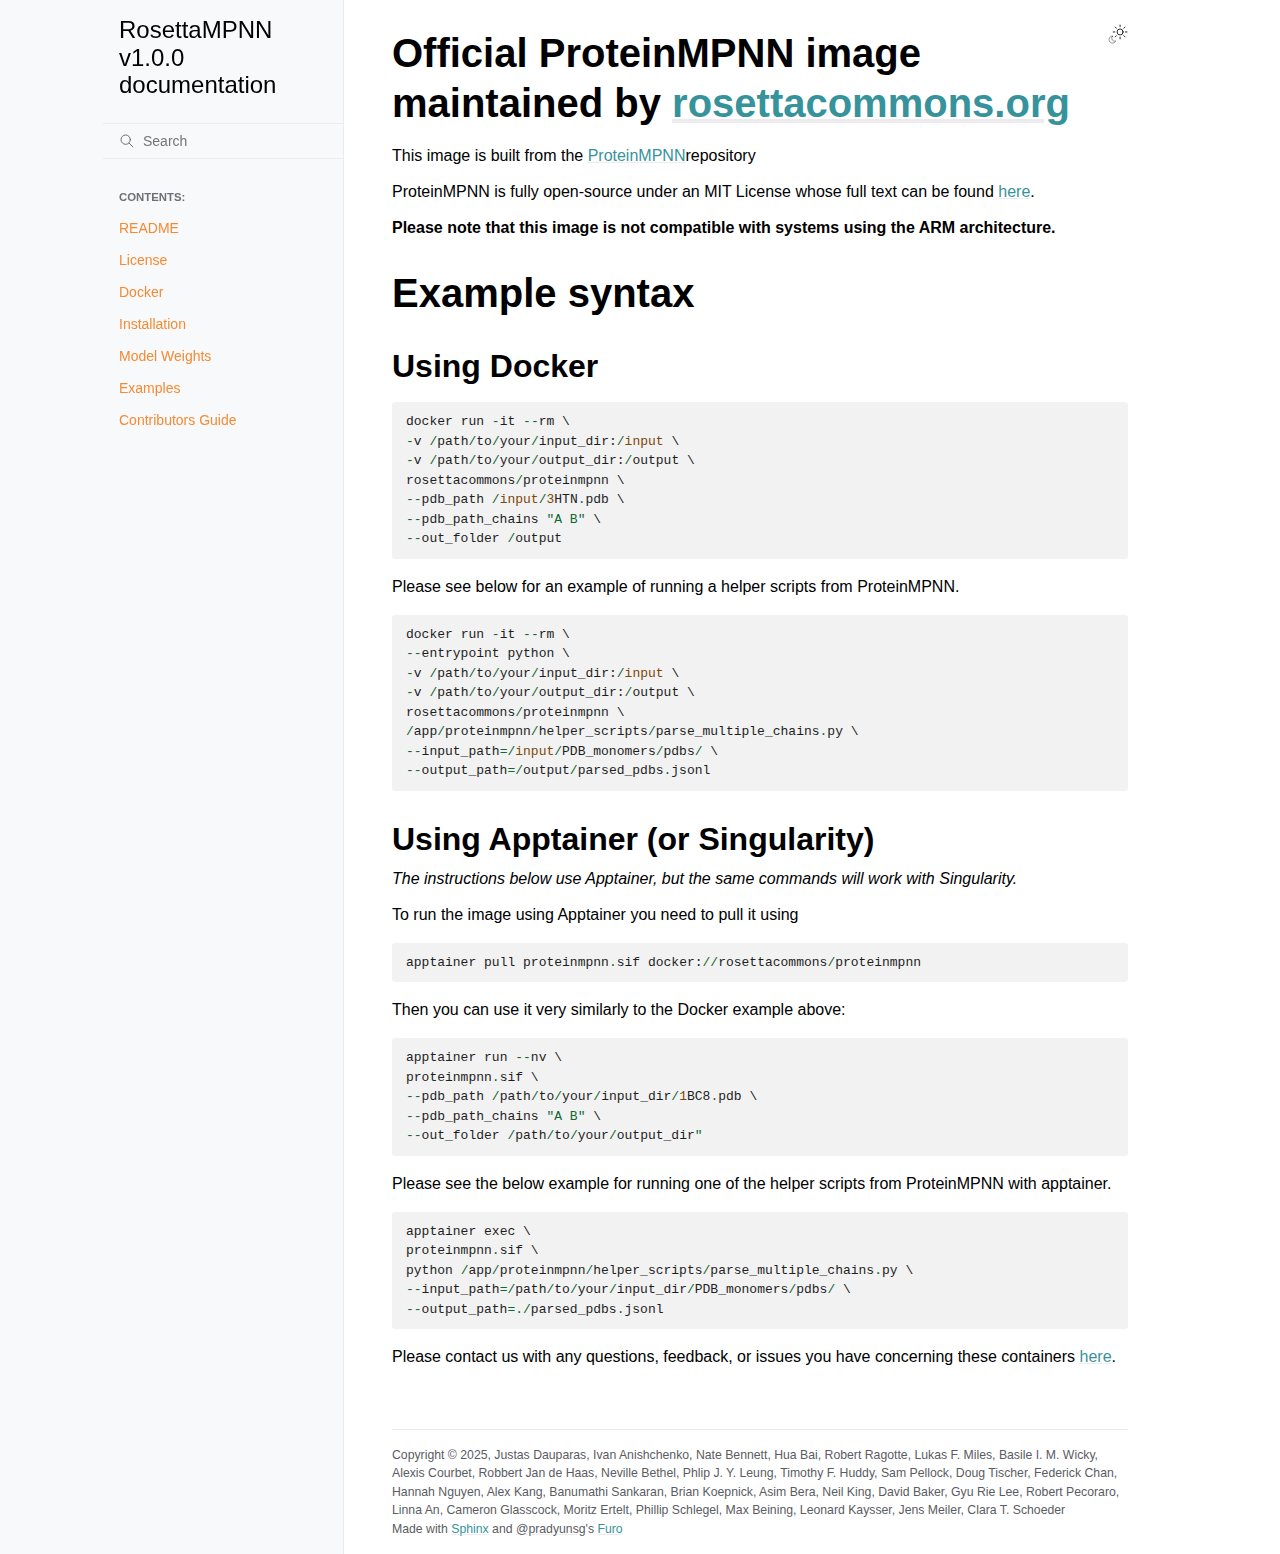
<file: DockerHub_blurb_proteinmpnn.html>
<!doctype html>
<html class="no-js" lang="en" data-content_root="./">
  <head><meta charset="utf-8"/>
    <meta name="viewport" content="width=device-width,initial-scale=1"/>
    <meta name="color-scheme" content="light dark"><meta name="viewport" content="width=device-width, initial-scale=1" />
<link rel="index" title="Index" href="genindex.html" /><link rel="search" title="Search" href="search.html" />

    <!-- Generated with Sphinx 8.2.3 and Furo 2025.07.19 -->
        <title>Official ProteinMPNN image maintained by rosettacommons.org - RosettaMPNN v1.0.0 documentation</title>
      <link rel="stylesheet" type="text/css" href="_static/pygments.css?v=acfd86a5" />
    <link rel="stylesheet" type="text/css" href="_static/styles/furo.css?v=25af2a20" />
    <link rel="stylesheet" type="text/css" href="_static/styles/furo-extensions.css?v=8dab3a3b" />
    
    


<style>
  body {
    --color-code-background: #f2f2f2;
  --color-code-foreground: #1e1e1e;
  --color-brand-primary: #F68A33;
  --color-brand-content: #37939B;
  --color-admonition-background: #FB35D6;
  --font-stack: Open Sans, sans-serif;
  --font-stack--headings: Open Sans, sans-serif;
  --color-background-hover: #DCE8E8ff;
  --color-announcement-background: #F68A33dd;
  --color-announcement-text: #070707;
  --color-brand-visited: #37939B;
  
  }
  @media not print {
    body[data-theme="dark"] {
      --color-code-background: #2b2b2b;
  --color-code-foreground: #f8f8f2;
  --color-brand-primary: #37939B;
  --color-brand-content: #F68A33;
  --color-admonition-background: #FB35D6;
  --font-stack: Open Sans, sans-serif;
  --font-stack--headings: Open Sans, sans-serif;
  --color-brand-visited: #37939B;
  
    }
    @media (prefers-color-scheme: dark) {
      body:not([data-theme="light"]) {
        --color-code-background: #2b2b2b;
  --color-code-foreground: #f8f8f2;
  --color-brand-primary: #37939B;
  --color-brand-content: #F68A33;
  --color-admonition-background: #FB35D6;
  --font-stack: Open Sans, sans-serif;
  --font-stack--headings: Open Sans, sans-serif;
  --color-brand-visited: #37939B;
  
      }
    }
  }
</style></head>
  <body>
    
    <script>
      document.body.dataset.theme = localStorage.getItem("theme") || "auto";
    </script>
    

<svg xmlns="http://www.w3.org/2000/svg" style="display: none;">
  <symbol id="svg-toc" viewBox="0 0 24 24">
    <title>Contents</title>
    <svg stroke="currentColor" fill="currentColor" stroke-width="0" viewBox="0 0 1024 1024">
      <path d="M408 442h480c4.4 0 8-3.6 8-8v-56c0-4.4-3.6-8-8-8H408c-4.4 0-8 3.6-8 8v56c0 4.4 3.6 8 8 8zm-8 204c0 4.4 3.6 8 8 8h480c4.4 0 8-3.6 8-8v-56c0-4.4-3.6-8-8-8H408c-4.4 0-8 3.6-8 8v56zm504-486H120c-4.4 0-8 3.6-8 8v56c0 4.4 3.6 8 8 8h784c4.4 0 8-3.6 8-8v-56c0-4.4-3.6-8-8-8zm0 632H120c-4.4 0-8 3.6-8 8v56c0 4.4 3.6 8 8 8h784c4.4 0 8-3.6 8-8v-56c0-4.4-3.6-8-8-8zM115.4 518.9L271.7 642c5.8 4.6 14.4.5 14.4-6.9V388.9c0-7.4-8.5-11.5-14.4-6.9L115.4 505.1a8.74 8.74 0 0 0 0 13.8z"/>
    </svg>
  </symbol>
  <symbol id="svg-menu" viewBox="0 0 24 24">
    <title>Menu</title>
    <svg xmlns="http://www.w3.org/2000/svg" viewBox="0 0 24 24" fill="none" stroke="currentColor"
      stroke-width="2" stroke-linecap="round" stroke-linejoin="round" class="feather-menu">
      <line x1="3" y1="12" x2="21" y2="12"></line>
      <line x1="3" y1="6" x2="21" y2="6"></line>
      <line x1="3" y1="18" x2="21" y2="18"></line>
    </svg>
  </symbol>
  <symbol id="svg-arrow-right" viewBox="0 0 24 24">
    <title>Expand</title>
    <svg xmlns="http://www.w3.org/2000/svg" viewBox="0 0 24 24" fill="none" stroke="currentColor"
      stroke-width="2" stroke-linecap="round" stroke-linejoin="round" class="feather-chevron-right">
      <polyline points="9 18 15 12 9 6"></polyline>
    </svg>
  </symbol>
  <symbol id="svg-sun" viewBox="0 0 24 24">
    <title>Light mode</title>
    <svg xmlns="http://www.w3.org/2000/svg" viewBox="0 0 24 24" fill="none" stroke="currentColor"
      stroke-width="1" stroke-linecap="round" stroke-linejoin="round" class="feather-sun">
      <circle cx="12" cy="12" r="5"></circle>
      <line x1="12" y1="1" x2="12" y2="3"></line>
      <line x1="12" y1="21" x2="12" y2="23"></line>
      <line x1="4.22" y1="4.22" x2="5.64" y2="5.64"></line>
      <line x1="18.36" y1="18.36" x2="19.78" y2="19.78"></line>
      <line x1="1" y1="12" x2="3" y2="12"></line>
      <line x1="21" y1="12" x2="23" y2="12"></line>
      <line x1="4.22" y1="19.78" x2="5.64" y2="18.36"></line>
      <line x1="18.36" y1="5.64" x2="19.78" y2="4.22"></line>
    </svg>
  </symbol>
  <symbol id="svg-moon" viewBox="0 0 24 24">
    <title>Dark mode</title>
    <svg xmlns="http://www.w3.org/2000/svg" viewBox="0 0 24 24" fill="none" stroke="currentColor"
      stroke-width="1" stroke-linecap="round" stroke-linejoin="round" class="icon-tabler-moon">
      <path stroke="none" d="M0 0h24v24H0z" fill="none" />
      <path d="M12 3c.132 0 .263 0 .393 0a7.5 7.5 0 0 0 7.92 12.446a9 9 0 1 1 -8.313 -12.454z" />
    </svg>
  </symbol>
  <symbol id="svg-sun-with-moon" viewBox="0 0 24 24">
    <title>Auto light/dark, in light mode</title>
    <svg xmlns="http://www.w3.org/2000/svg" viewBox="0 0 24 24" fill="none" stroke="currentColor"
      stroke-width="1" stroke-linecap="round" stroke-linejoin="round"
      class="icon-custom-derived-from-feather-sun-and-tabler-moon">
      <path style="opacity: 50%" d="M 5.411 14.504 C 5.471 14.504 5.532 14.504 5.591 14.504 C 3.639 16.319 4.383 19.569 6.931 20.352 C 7.693 20.586 8.512 20.551 9.25 20.252 C 8.023 23.207 4.056 23.725 2.11 21.184 C 0.166 18.642 1.702 14.949 4.874 14.536 C 5.051 14.512 5.231 14.5 5.411 14.5 L 5.411 14.504 Z"/>
      <line x1="14.5" y1="3.25" x2="14.5" y2="1.25"/>
      <line x1="14.5" y1="15.85" x2="14.5" y2="17.85"/>
      <line x1="10.044" y1="5.094" x2="8.63" y2="3.68"/>
      <line x1="19" y1="14.05" x2="20.414" y2="15.464"/>
      <line x1="8.2" y1="9.55" x2="6.2" y2="9.55"/>
      <line x1="20.8" y1="9.55" x2="22.8" y2="9.55"/>
      <line x1="10.044" y1="14.006" x2="8.63" y2="15.42"/>
      <line x1="19" y1="5.05" x2="20.414" y2="3.636"/>
      <circle cx="14.5" cy="9.55" r="3.6"/>
    </svg>
  </symbol>
  <symbol id="svg-moon-with-sun" viewBox="0 0 24 24">
    <title>Auto light/dark, in dark mode</title>
    <svg xmlns="http://www.w3.org/2000/svg" viewBox="0 0 24 24" fill="none" stroke="currentColor"
      stroke-width="1" stroke-linecap="round" stroke-linejoin="round"
      class="icon-custom-derived-from-feather-sun-and-tabler-moon">
      <path d="M 8.282 7.007 C 8.385 7.007 8.494 7.007 8.595 7.007 C 5.18 10.184 6.481 15.869 10.942 17.24 C 12.275 17.648 13.706 17.589 15 17.066 C 12.851 22.236 5.91 23.143 2.505 18.696 C -0.897 14.249 1.791 7.786 7.342 7.063 C 7.652 7.021 7.965 7 8.282 7 L 8.282 7.007 Z"/>
      <line style="opacity: 50%" x1="18" y1="3.705" x2="18" y2="2.5"/>
      <line style="opacity: 50%" x1="18" y1="11.295" x2="18" y2="12.5"/>
      <line style="opacity: 50%" x1="15.316" y1="4.816" x2="14.464" y2="3.964"/>
      <line style="opacity: 50%" x1="20.711" y1="10.212" x2="21.563" y2="11.063"/>
      <line style="opacity: 50%" x1="14.205" y1="7.5" x2="13.001" y2="7.5"/>
      <line style="opacity: 50%" x1="21.795" y1="7.5" x2="23" y2="7.5"/>
      <line style="opacity: 50%" x1="15.316" y1="10.184" x2="14.464" y2="11.036"/>
      <line style="opacity: 50%" x1="20.711" y1="4.789" x2="21.563" y2="3.937"/>
      <circle style="opacity: 50%" cx="18" cy="7.5" r="2.169"/>
    </svg>
  </symbol>
  <symbol id="svg-pencil" viewBox="0 0 24 24">
    <svg xmlns="http://www.w3.org/2000/svg" viewBox="0 0 24 24" fill="none" stroke="currentColor"
      stroke-width="1" stroke-linecap="round" stroke-linejoin="round" class="icon-tabler-pencil-code">
      <path d="M4 20h4l10.5 -10.5a2.828 2.828 0 1 0 -4 -4l-10.5 10.5v4" />
      <path d="M13.5 6.5l4 4" />
      <path d="M20 21l2 -2l-2 -2" />
      <path d="M17 17l-2 2l2 2" />
    </svg>
  </symbol>
  <symbol id="svg-eye" viewBox="0 0 24 24">
    <svg xmlns="http://www.w3.org/2000/svg" viewBox="0 0 24 24" fill="none" stroke="currentColor"
      stroke-width="1" stroke-linecap="round" stroke-linejoin="round" class="icon-tabler-eye-code">
      <path stroke="none" d="M0 0h24v24H0z" fill="none" />
      <path d="M10 12a2 2 0 1 0 4 0a2 2 0 0 0 -4 0" />
      <path
        d="M11.11 17.958c-3.209 -.307 -5.91 -2.293 -8.11 -5.958c2.4 -4 5.4 -6 9 -6c3.6 0 6.6 2 9 6c-.21 .352 -.427 .688 -.647 1.008" />
      <path d="M20 21l2 -2l-2 -2" />
      <path d="M17 17l-2 2l2 2" />
    </svg>
  </symbol>
</svg>

<input type="checkbox" class="sidebar-toggle" name="__navigation" id="__navigation">
<input type="checkbox" class="sidebar-toggle" name="__toc" id="__toc">
<label class="overlay sidebar-overlay" for="__navigation">
  <div class="visually-hidden">Hide navigation sidebar</div>
</label>
<label class="overlay toc-overlay" for="__toc">
  <div class="visually-hidden">Hide table of contents sidebar</div>
</label>

<a class="skip-to-content muted-link" href="#furo-main-content">Skip to content</a>



<div class="page">
  <header class="mobile-header">
    <div class="header-left">
      <label class="nav-overlay-icon" for="__navigation">
        <div class="visually-hidden">Toggle site navigation sidebar</div>
        <i class="icon"><svg><use href="#svg-menu"></use></svg></i>
      </label>
    </div>
    <div class="header-center">
      <a href="index.html"><div class="brand">RosettaMPNN v1.0.0 documentation</div></a>
    </div>
    <div class="header-right">
      <div class="theme-toggle-container theme-toggle-header">
        <button class="theme-toggle">
          <div class="visually-hidden">Toggle Light / Dark / Auto color theme</div>
          <svg class="theme-icon-when-auto-light"><use href="#svg-sun-with-moon"></use></svg>
          <svg class="theme-icon-when-auto-dark"><use href="#svg-moon-with-sun"></use></svg>
          <svg class="theme-icon-when-dark"><use href="#svg-moon"></use></svg>
          <svg class="theme-icon-when-light"><use href="#svg-sun"></use></svg>
        </button>
      </div>
      <label class="toc-overlay-icon toc-header-icon no-toc" for="__toc">
        <div class="visually-hidden">Toggle table of contents sidebar</div>
        <i class="icon"><svg><use href="#svg-toc"></use></svg></i>
      </label>
    </div>
  </header>
  <aside class="sidebar-drawer">
    <div class="sidebar-container">
      
      <div class="sidebar-sticky"><a class="sidebar-brand" href="index.html">
  
  <span class="sidebar-brand-text">RosettaMPNN v1.0.0 documentation</span>
  
</a><form class="sidebar-search-container" method="get" action="search.html" role="search">
  <input class="sidebar-search" placeholder="Search" name="q" aria-label="Search">
  <input type="hidden" name="check_keywords" value="yes">
  <input type="hidden" name="area" value="default">
</form>
<div id="searchbox"></div><div class="sidebar-scroll"><div class="sidebar-tree">
  <p class="caption" role="heading"><span class="caption-text">Contents:</span></p>
<ul>
<li class="toctree-l1"><a class="reference internal" href="readme_link.html">README</a></li>
<li class="toctree-l1"><a class="reference internal" href="license_link.html">License</a></li>
<li class="toctree-l1"><a class="reference internal" href="docker.html">Docker</a></li>
<li class="toctree-l1"><a class="reference internal" href="installation.html">Installation</a></li>
<li class="toctree-l1"><a class="reference internal" href="model_weights_ref.html">Model Weights</a></li>
<li class="toctree-l1"><a class="reference internal" href="examples.html">Examples</a></li>
<li class="toctree-l1"><a class="reference internal" href="contributors_guide.html">Contributors Guide</a></li>
</ul>

</div>
</div>

      </div>
      
    </div>
  </aside>
  <div class="main">
    <div class="content">
      <div class="article-container">
        <a href="#" class="back-to-top muted-link">
          <svg xmlns="http://www.w3.org/2000/svg" viewBox="0 0 24 24">
            <path d="M13 20h-2V8l-5.5 5.5-1.42-1.42L12 4.16l7.92 7.92-1.42 1.42L13 8v12z"></path>
          </svg>
          <span>Back to top</span>
        </a>
        <div class="content-icon-container">
          
<div class="theme-toggle-container theme-toggle-content">
            <button class="theme-toggle">
              <div class="visually-hidden">Toggle Light / Dark / Auto color theme</div>
              <svg class="theme-icon-when-auto-light"><use href="#svg-sun-with-moon"></use></svg>
              <svg class="theme-icon-when-auto-dark"><use href="#svg-moon-with-sun"></use></svg>
              <svg class="theme-icon-when-dark"><use href="#svg-moon"></use></svg>
              <svg class="theme-icon-when-light"><use href="#svg-sun"></use></svg>
            </button>
          </div>
          <label class="toc-overlay-icon toc-content-icon no-toc" for="__toc">
            <div class="visually-hidden">Toggle table of contents sidebar</div>
            <i class="icon"><svg><use href="#svg-toc"></use></svg></i>
          </label>
        </div>
        <article role="main" id="furo-main-content">
          <section id="official-proteinmpnn-image-maintained-by-rosettacommons-org">
<h1>Official ProteinMPNN image maintained by <a class="reference external" href="https://rosettacommons.org/">rosettacommons.org</a><a class="headerlink" href="#official-proteinmpnn-image-maintained-by-rosettacommons-org" title="Link to this heading">¶</a></h1>
<p>This image is built from the <a class="reference external" href="https://github.com/dauparas/ProteinMPNN">ProteinMPNN</a>repository</p>
<p>ProteinMPNN is fully open-source under an MIT License whose full text can be found <a class="reference external" href="https://github.com/dauparas/ProteinMPNN?tab=MIT-1-ov-file">here</a>.</p>
<p><strong>Please note that this image is not compatible with systems using the ARM architecture.</strong></p>
</section>
<section id="example-syntax">
<h1>Example syntax<a class="headerlink" href="#example-syntax" title="Link to this heading">¶</a></h1>
<section id="using-docker">
<h2>Using Docker<a class="headerlink" href="#using-docker" title="Link to this heading">¶</a></h2>
<div class="highlight-default notranslate"><div class="highlight"><pre><span></span><span class="n">docker</span> <span class="n">run</span> <span class="o">-</span><span class="n">it</span> <span class="o">--</span><span class="n">rm</span> \
<span class="o">-</span><span class="n">v</span> <span class="o">/</span><span class="n">path</span><span class="o">/</span><span class="n">to</span><span class="o">/</span><span class="n">your</span><span class="o">/</span><span class="n">input_dir</span><span class="p">:</span><span class="o">/</span><span class="nb">input</span> \
<span class="o">-</span><span class="n">v</span> <span class="o">/</span><span class="n">path</span><span class="o">/</span><span class="n">to</span><span class="o">/</span><span class="n">your</span><span class="o">/</span><span class="n">output_dir</span><span class="p">:</span><span class="o">/</span><span class="n">output</span> \
<span class="n">rosettacommons</span><span class="o">/</span><span class="n">proteinmpnn</span> \ 
<span class="o">--</span><span class="n">pdb_path</span> <span class="o">/</span><span class="nb">input</span><span class="o">/</span><span class="mi">3</span><span class="n">HTN</span><span class="o">.</span><span class="n">pdb</span> \
<span class="o">--</span><span class="n">pdb_path_chains</span> <span class="s2">&quot;A B&quot;</span> \
<span class="o">--</span><span class="n">out_folder</span> <span class="o">/</span><span class="n">output</span>
</pre></div>
</div>
<p>Please see below for an example of running a helper scripts from ProteinMPNN.</p>
<div class="highlight-default notranslate"><div class="highlight"><pre><span></span><span class="n">docker</span> <span class="n">run</span> <span class="o">-</span><span class="n">it</span> <span class="o">--</span><span class="n">rm</span> \
<span class="o">--</span><span class="n">entrypoint</span> <span class="n">python</span> \
<span class="o">-</span><span class="n">v</span> <span class="o">/</span><span class="n">path</span><span class="o">/</span><span class="n">to</span><span class="o">/</span><span class="n">your</span><span class="o">/</span><span class="n">input_dir</span><span class="p">:</span><span class="o">/</span><span class="nb">input</span> \
<span class="o">-</span><span class="n">v</span> <span class="o">/</span><span class="n">path</span><span class="o">/</span><span class="n">to</span><span class="o">/</span><span class="n">your</span><span class="o">/</span><span class="n">output_dir</span><span class="p">:</span><span class="o">/</span><span class="n">output</span> \
<span class="n">rosettacommons</span><span class="o">/</span><span class="n">proteinmpnn</span> \
<span class="o">/</span><span class="n">app</span><span class="o">/</span><span class="n">proteinmpnn</span><span class="o">/</span><span class="n">helper_scripts</span><span class="o">/</span><span class="n">parse_multiple_chains</span><span class="o">.</span><span class="n">py</span> \
<span class="o">--</span><span class="n">input_path</span><span class="o">=/</span><span class="nb">input</span><span class="o">/</span><span class="n">PDB_monomers</span><span class="o">/</span><span class="n">pdbs</span><span class="o">/</span> \
<span class="o">--</span><span class="n">output_path</span><span class="o">=/</span><span class="n">output</span><span class="o">/</span><span class="n">parsed_pdbs</span><span class="o">.</span><span class="n">jsonl</span>
</pre></div>
</div>
</section>
<section id="using-apptainer-or-singularity">
<h2>Using Apptainer (or Singularity)<a class="headerlink" href="#using-apptainer-or-singularity" title="Link to this heading">¶</a></h2>
<p><em>The instructions below use Apptainer, but the same commands will work with Singularity.</em></p>
<p>To run the image using Apptainer you need to pull it using</p>
<div class="highlight-default notranslate"><div class="highlight"><pre><span></span><span class="n">apptainer</span> <span class="n">pull</span> <span class="n">proteinmpnn</span><span class="o">.</span><span class="n">sif</span> <span class="n">docker</span><span class="p">:</span><span class="o">//</span><span class="n">rosettacommons</span><span class="o">/</span><span class="n">proteinmpnn</span>
</pre></div>
</div>
<p>Then you can use it very similarly to the Docker example above:</p>
<div class="highlight-default notranslate"><div class="highlight"><pre><span></span><span class="n">apptainer</span> <span class="n">run</span> <span class="o">--</span><span class="n">nv</span> \
<span class="n">proteinmpnn</span><span class="o">.</span><span class="n">sif</span> \
<span class="o">--</span><span class="n">pdb_path</span> <span class="o">/</span><span class="n">path</span><span class="o">/</span><span class="n">to</span><span class="o">/</span><span class="n">your</span><span class="o">/</span><span class="n">input_dir</span><span class="o">/</span><span class="mi">1</span><span class="n">BC8</span><span class="o">.</span><span class="n">pdb</span> \
<span class="o">--</span><span class="n">pdb_path_chains</span> <span class="s2">&quot;A B&quot;</span> \
<span class="o">--</span><span class="n">out_folder</span> <span class="o">/</span><span class="n">path</span><span class="o">/</span><span class="n">to</span><span class="o">/</span><span class="n">your</span><span class="o">/</span><span class="n">output_dir</span><span class="s2">&quot; </span>
</pre></div>
</div>
<p>Please see the below example for running one of the helper scripts from ProteinMPNN with apptainer.</p>
<div class="highlight-default notranslate"><div class="highlight"><pre><span></span><span class="n">apptainer</span> <span class="n">exec</span> \
<span class="n">proteinmpnn</span><span class="o">.</span><span class="n">sif</span> \
<span class="n">python</span> <span class="o">/</span><span class="n">app</span><span class="o">/</span><span class="n">proteinmpnn</span><span class="o">/</span><span class="n">helper_scripts</span><span class="o">/</span><span class="n">parse_multiple_chains</span><span class="o">.</span><span class="n">py</span> \
<span class="o">--</span><span class="n">input_path</span><span class="o">=/</span><span class="n">path</span><span class="o">/</span><span class="n">to</span><span class="o">/</span><span class="n">your</span><span class="o">/</span><span class="n">input_dir</span><span class="o">/</span><span class="n">PDB_monomers</span><span class="o">/</span><span class="n">pdbs</span><span class="o">/</span> \
<span class="o">--</span><span class="n">output_path</span><span class="o">=./</span><span class="n">parsed_pdbs</span><span class="o">.</span><span class="n">jsonl</span>
</pre></div>
</div>
<p>Please contact us with any questions, feedback, or issues you have concerning these containers <a class="reference external" href="https://rosettacommons.org/contact/">here</a>.</p>
</section>
</section>

        </article>
      </div>
      <footer>
        
        <div class="related-pages">
          
          
        </div>
        <div class="bottom-of-page">
          <div class="left-details">
            <div class="copyright">
                Copyright &#169; 2025, Justas Dauparas, Ivan Anishchenko, Nate Bennett, Hua Bai, Robert Ragotte, Lukas F. Miles, Basile I. M. Wicky, Alexis Courbet, Robbert Jan de Haas, Neville Bethel, Phlip J. Y. Leung, Timothy F. Huddy, Sam Pellock, Doug Tischer, Federick Chan, Hannah Nguyen, Alex Kang, Banumathi Sankaran, Brian Koepnick, Asim Bera, Neil King, David Baker, Gyu Rie Lee, Robert Pecoraro, Linna An, Cameron Glasscock, Moritz Ertelt, Phillip Schlegel, Max Beining, Leonard Kaysser, Jens Meiler, Clara T. Schoeder
            </div>
            Made with <a href="https://www.sphinx-doc.org/">Sphinx</a> and <a class="muted-link" href="https://pradyunsg.me">@pradyunsg</a>'s
            
            <a href="https://github.com/pradyunsg/furo">Furo</a>
            
          </div>
          <div class="right-details">
            
          </div>
        </div>
        
      </footer>
    </div>
    <aside class="toc-drawer no-toc">
      
      
      
    </aside>
  </div>
</div><script src="_static/documentation_options.js?v=76e2d817"></script>
    <script src="_static/doctools.js?v=9bcbadda"></script>
    <script src="_static/sphinx_highlight.js?v=dc90522c"></script>
    <script src="_static/scripts/furo.js?v=46bd48cc"></script>
    </body>
</html>
</file>
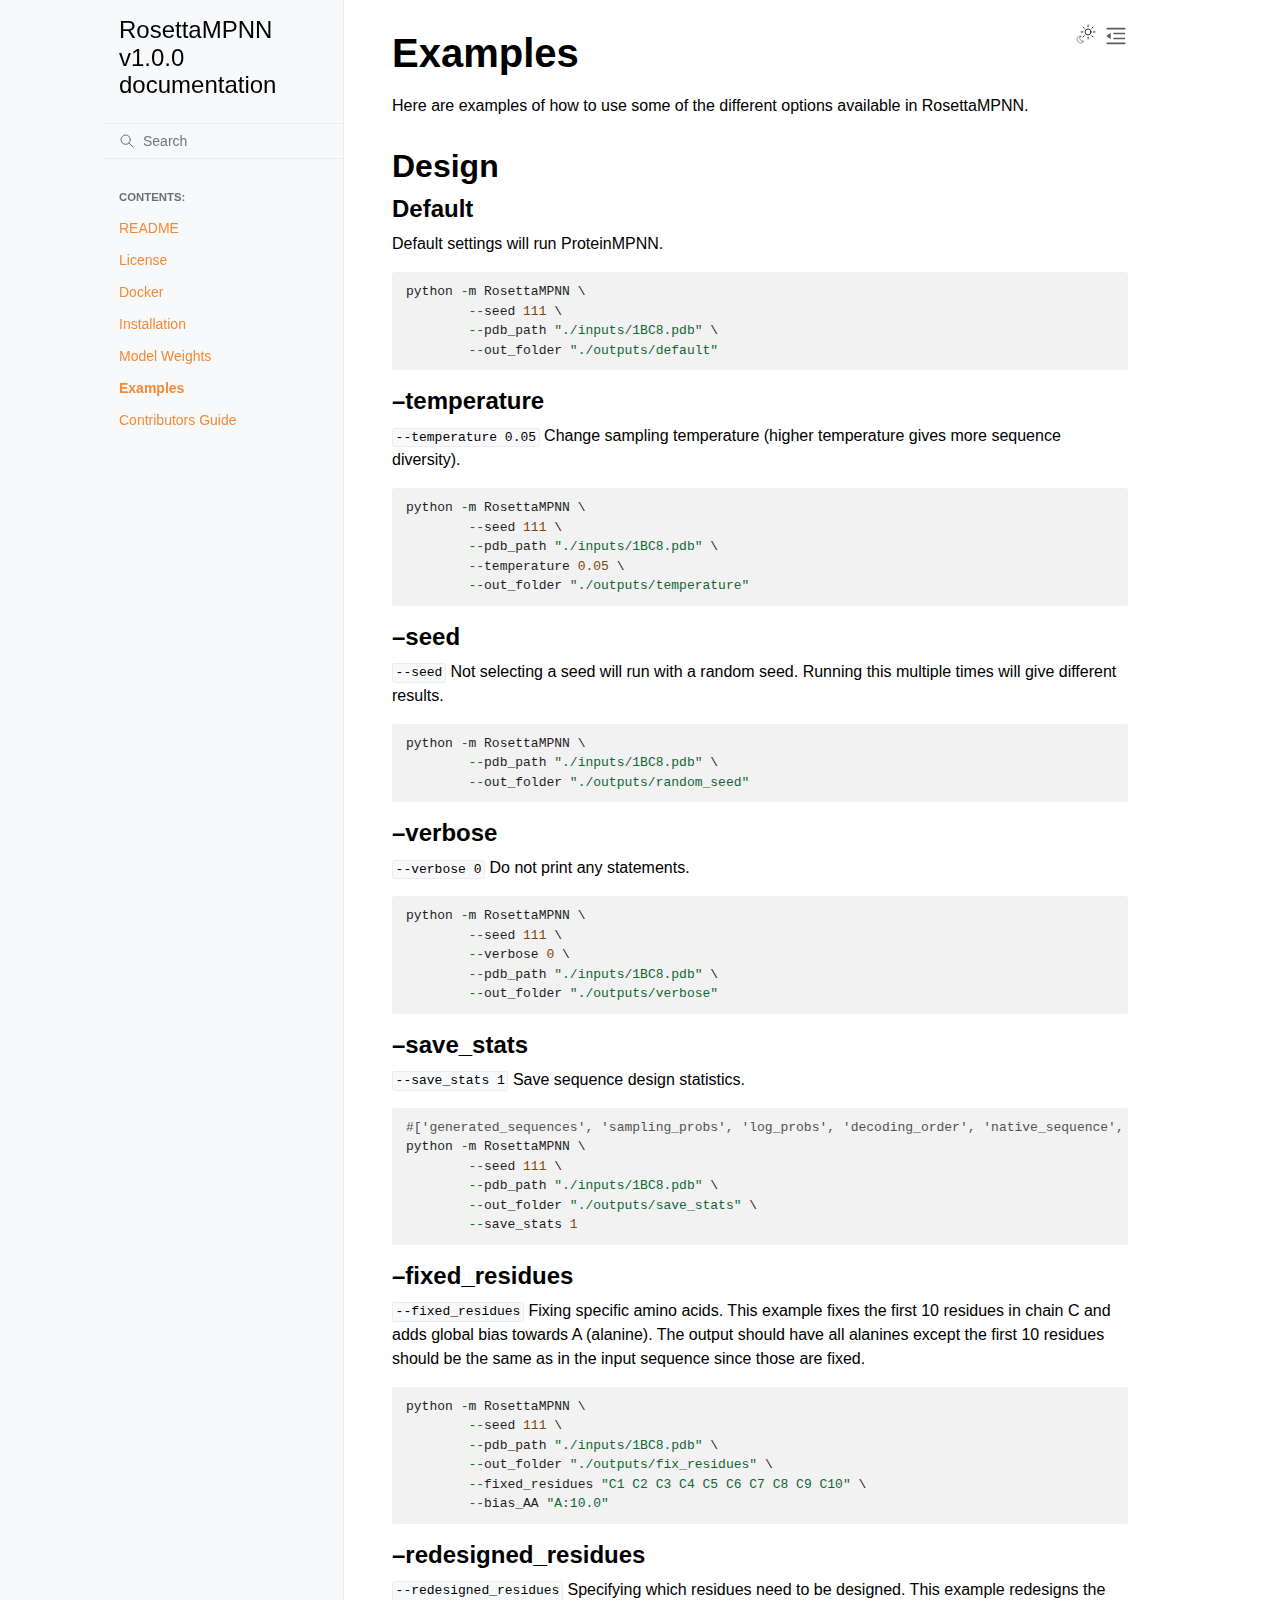
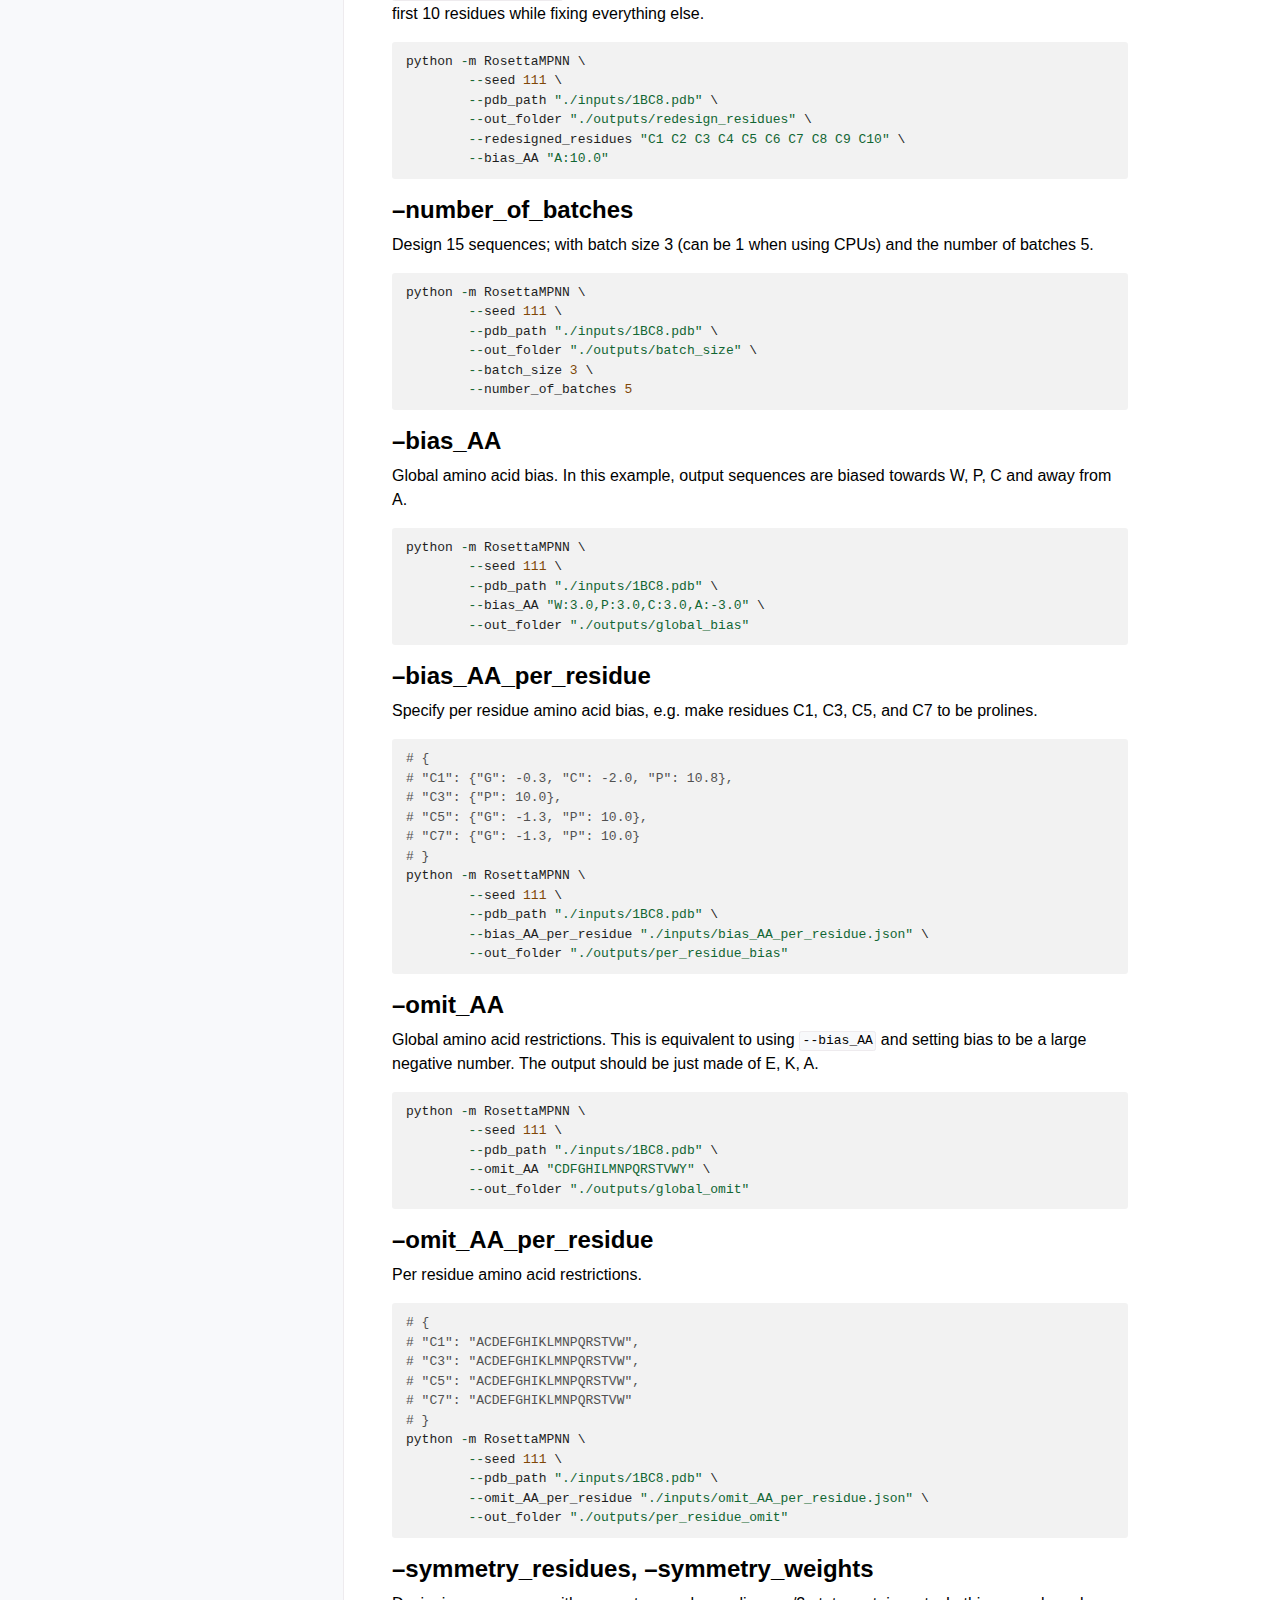
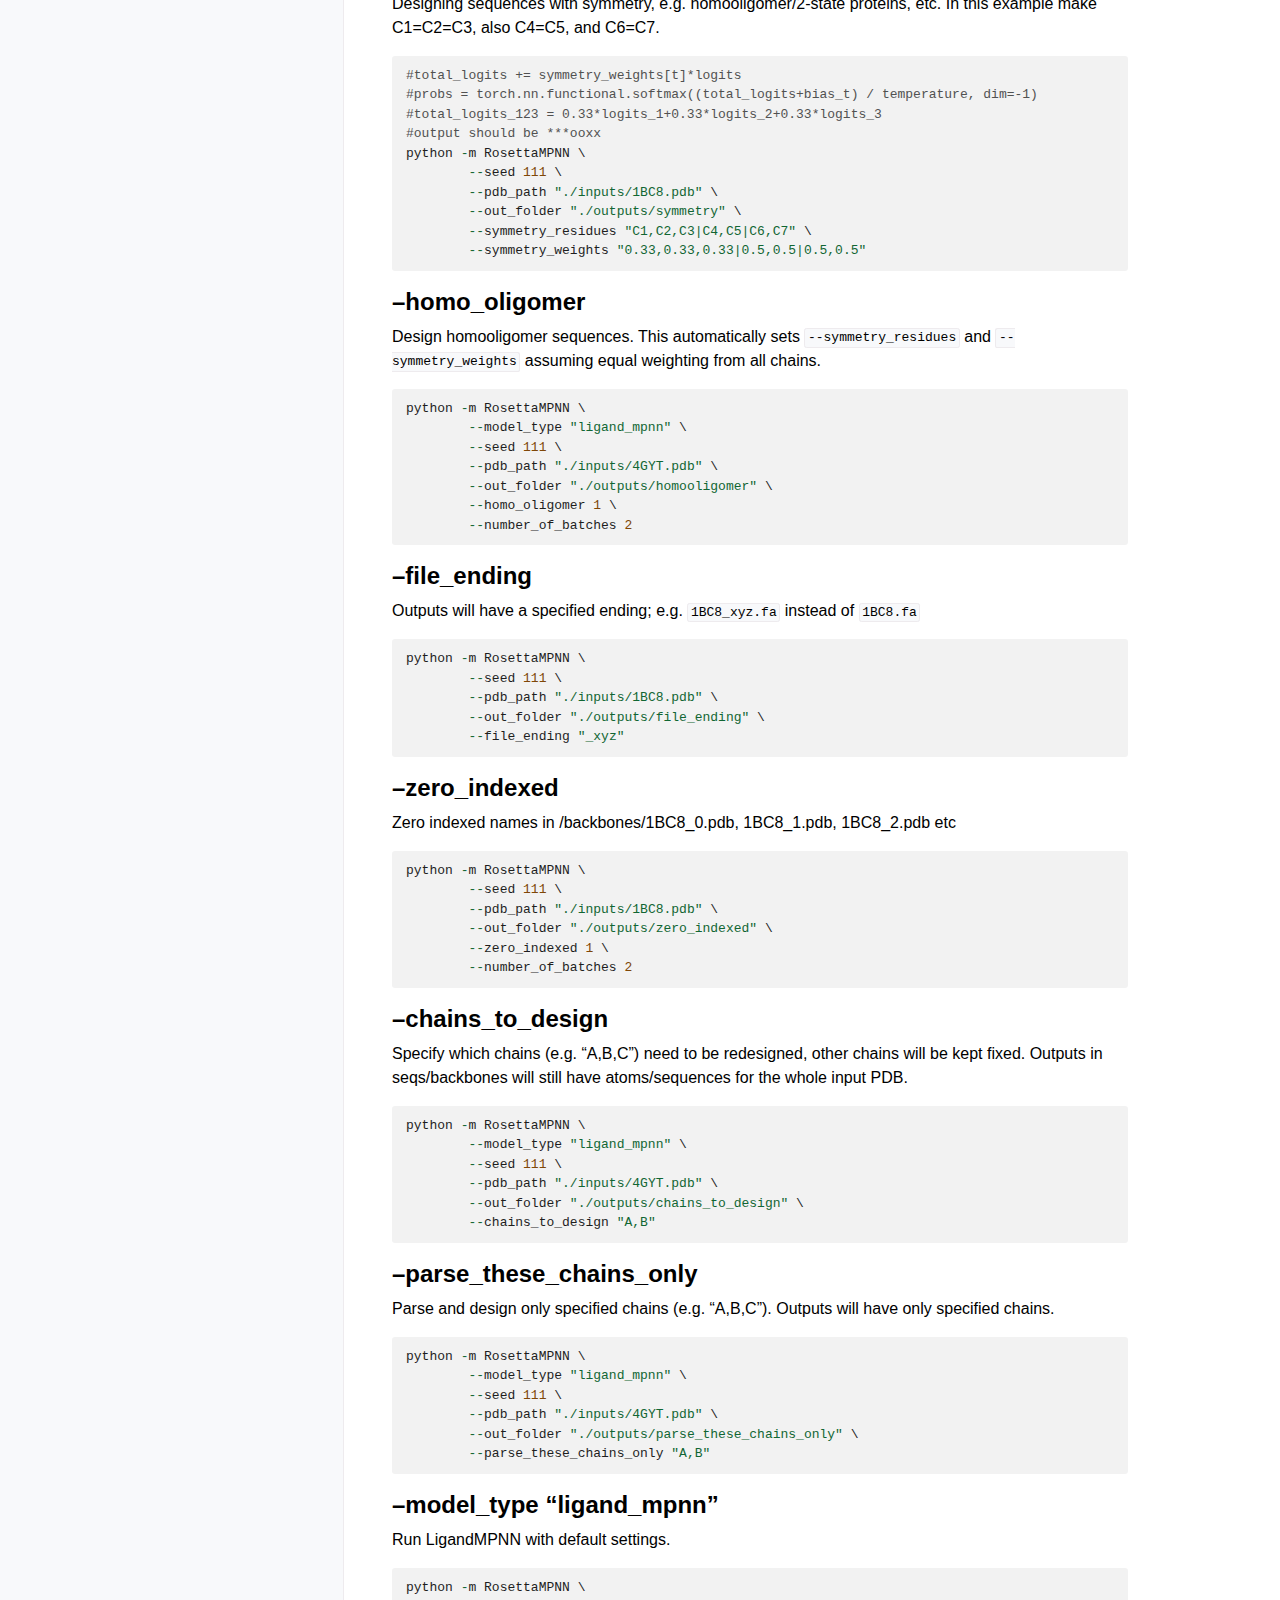
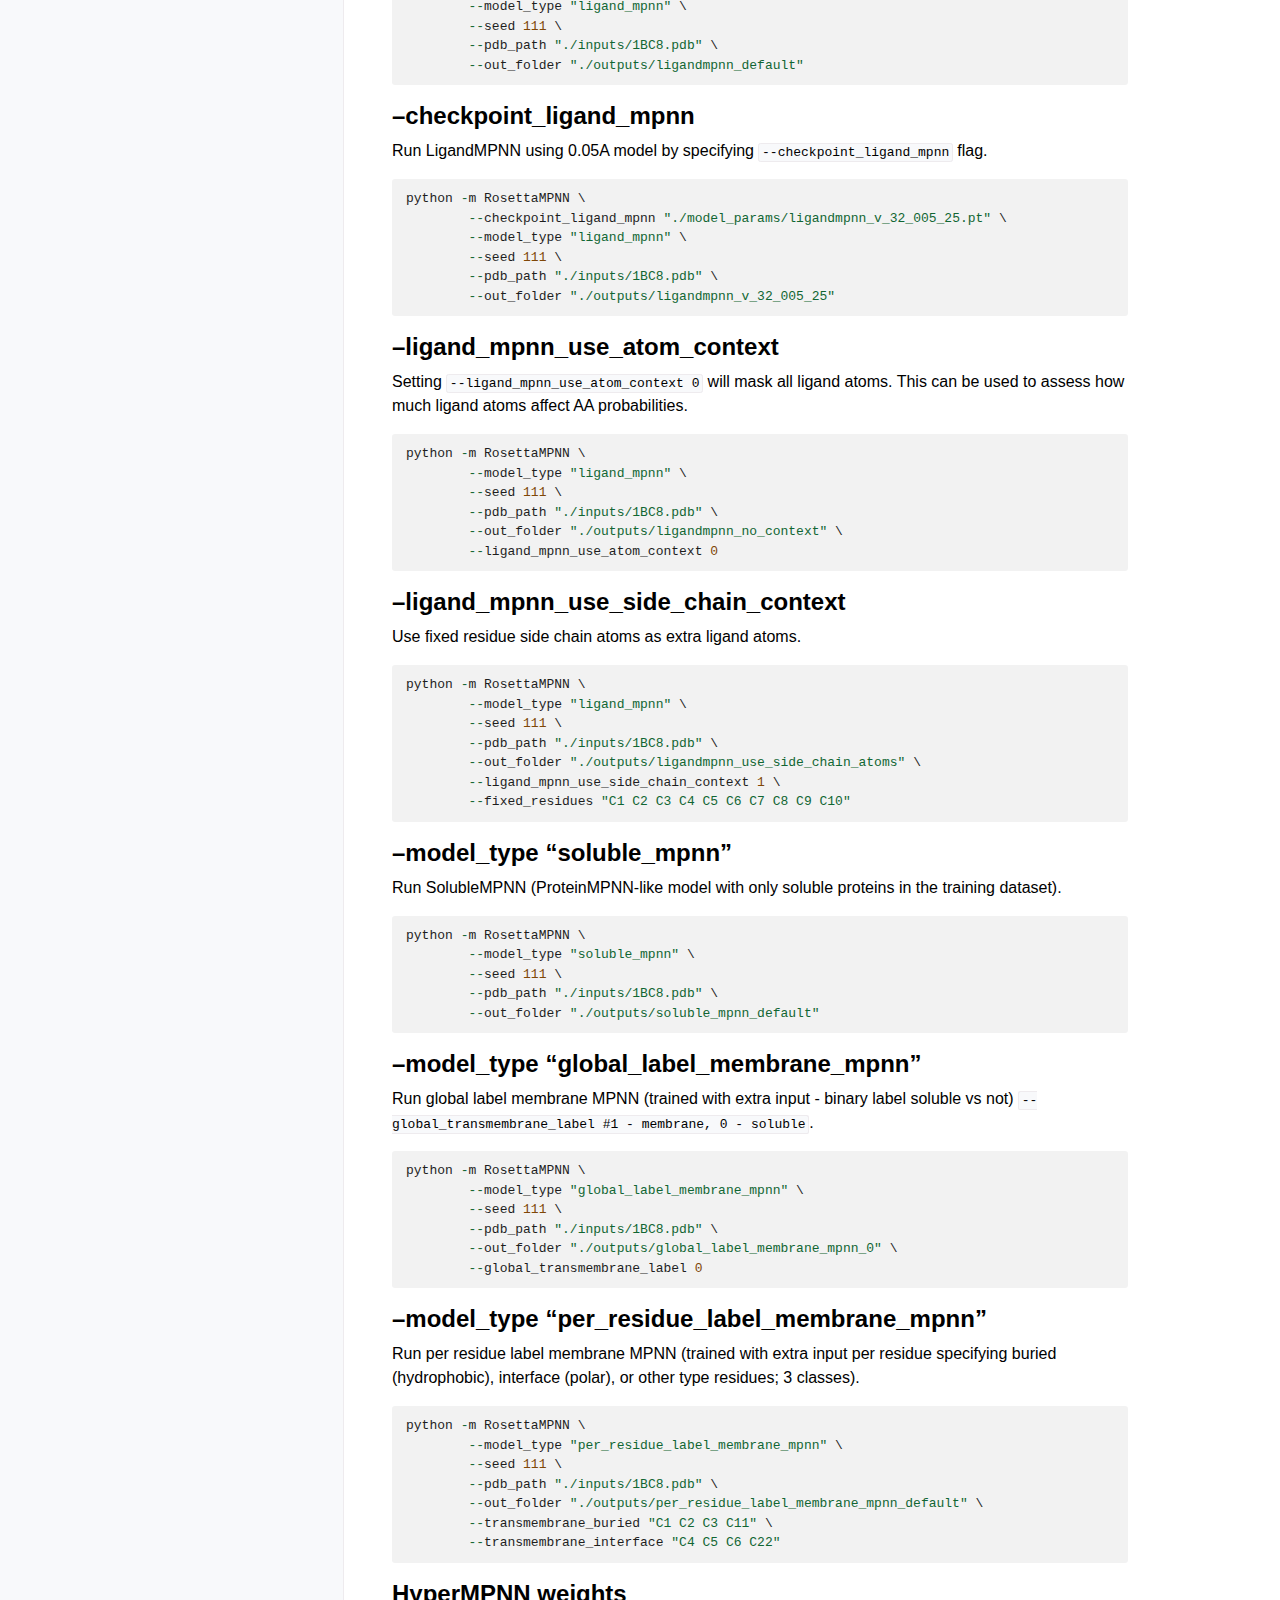
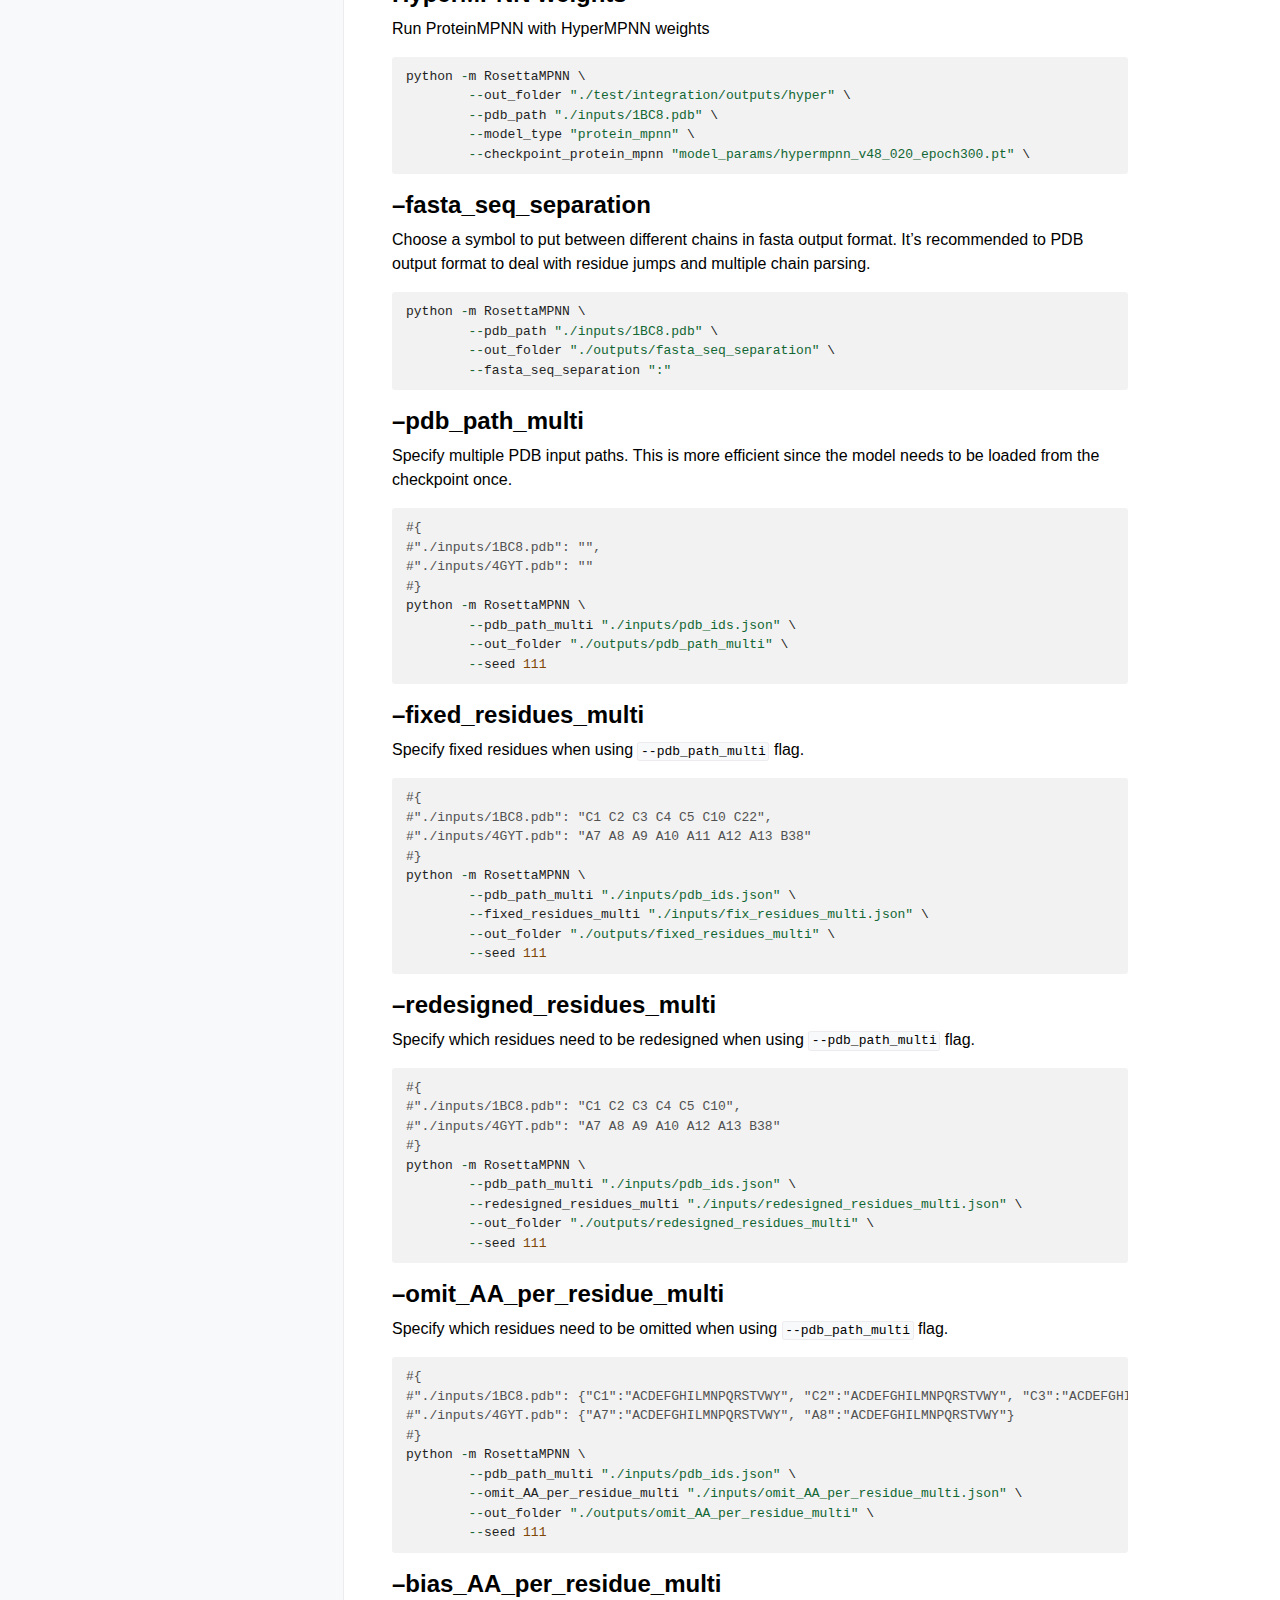
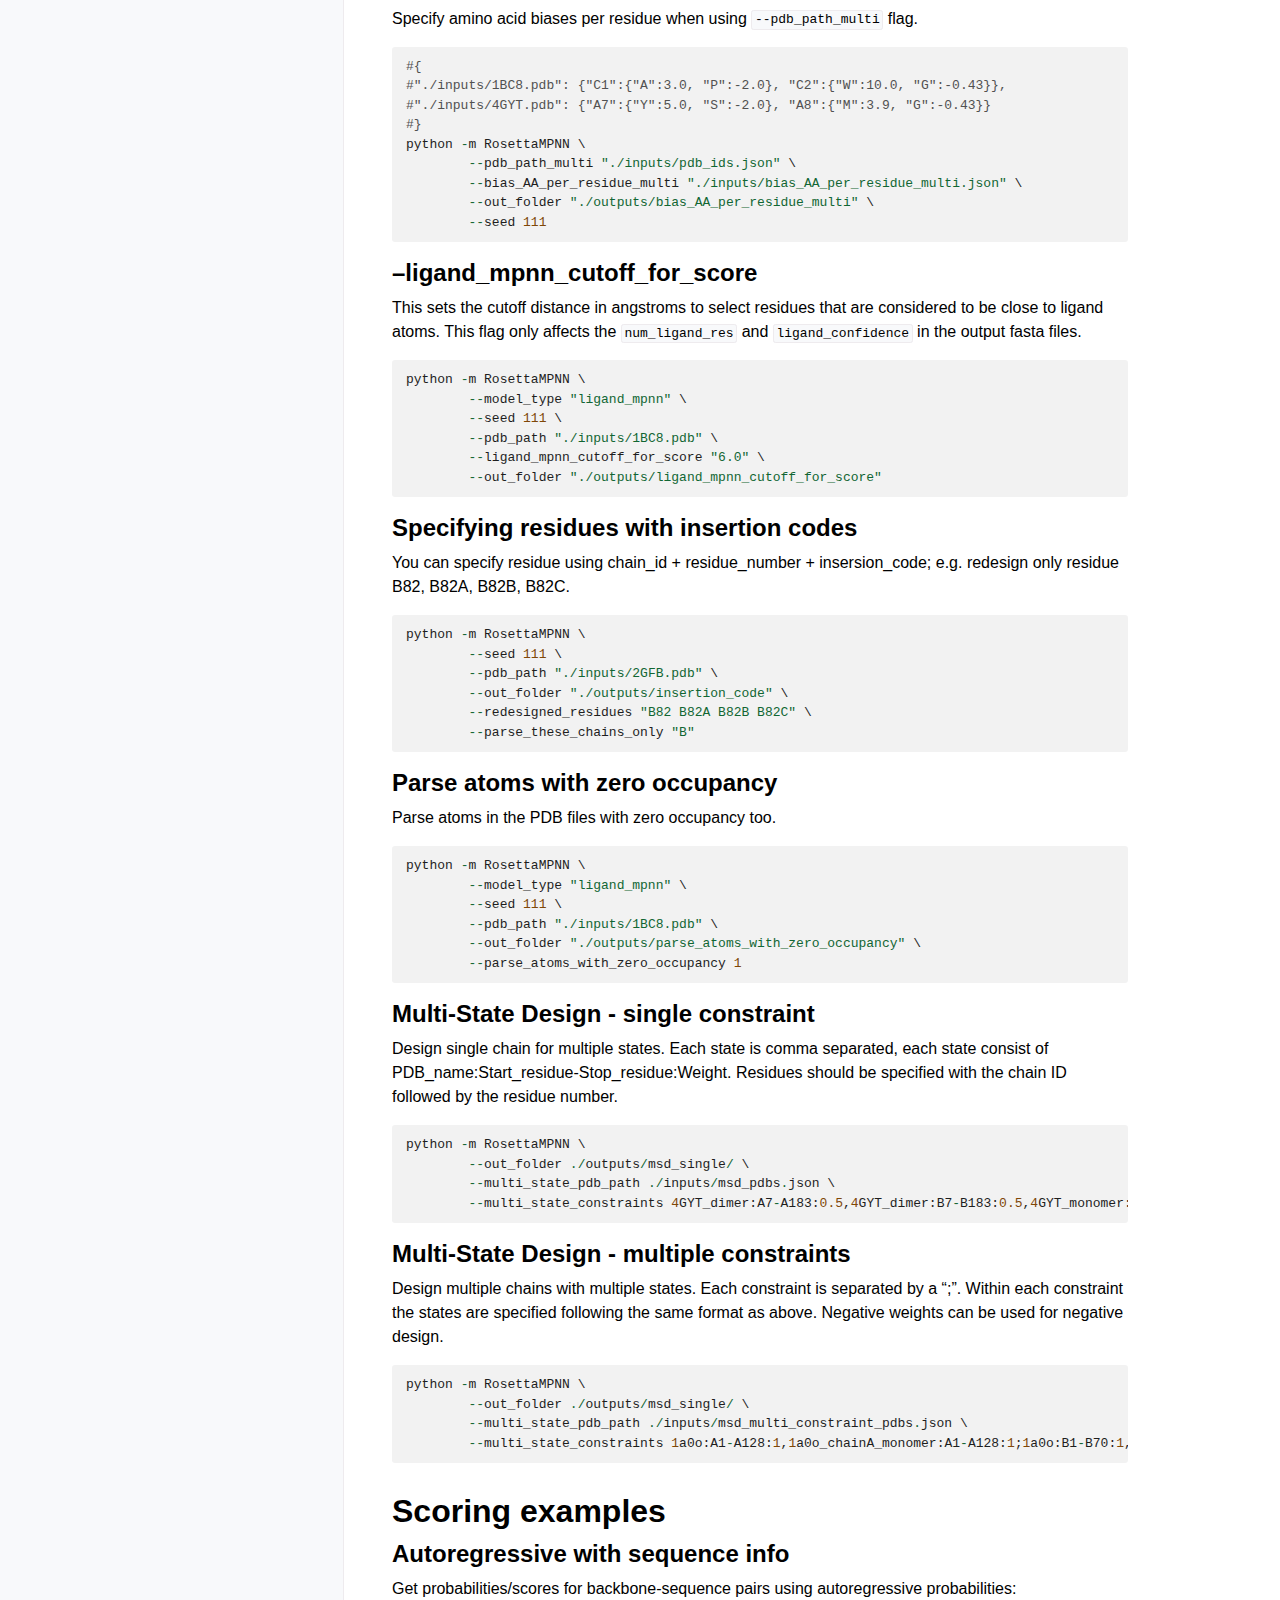
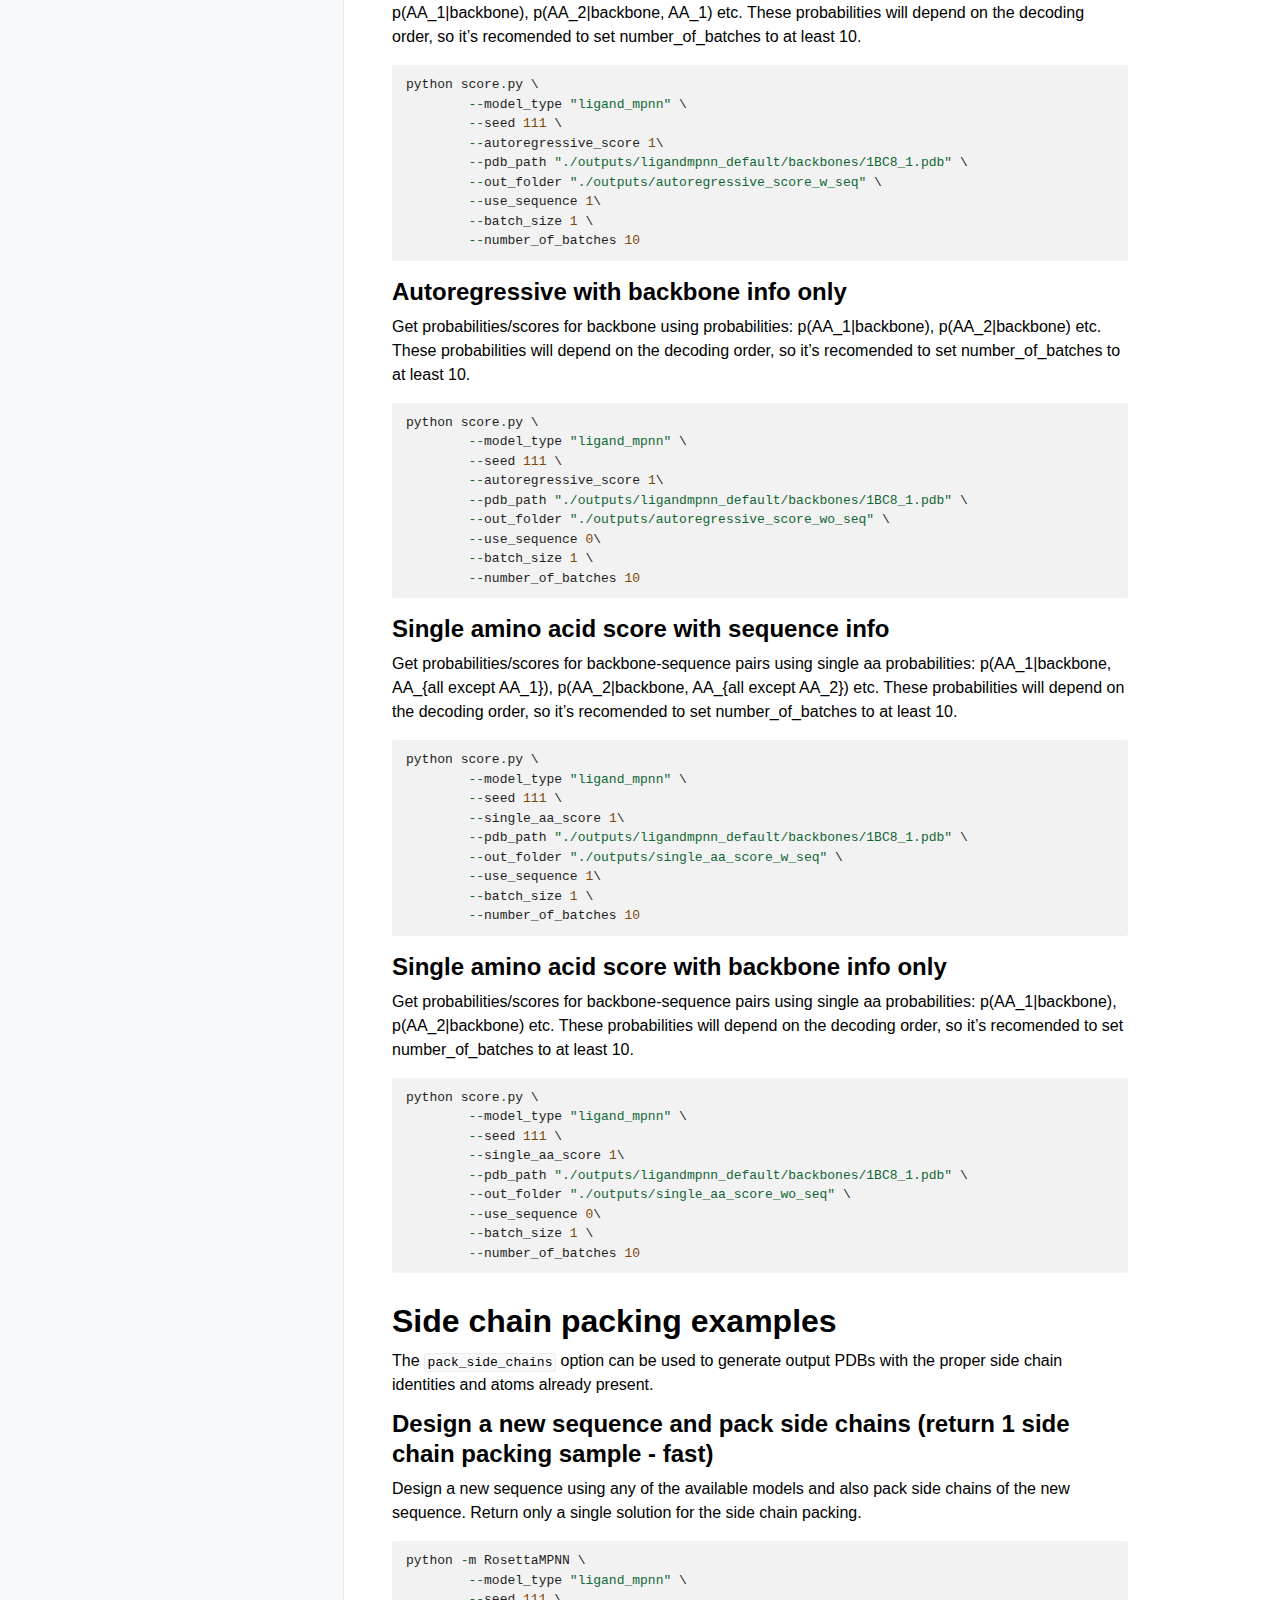
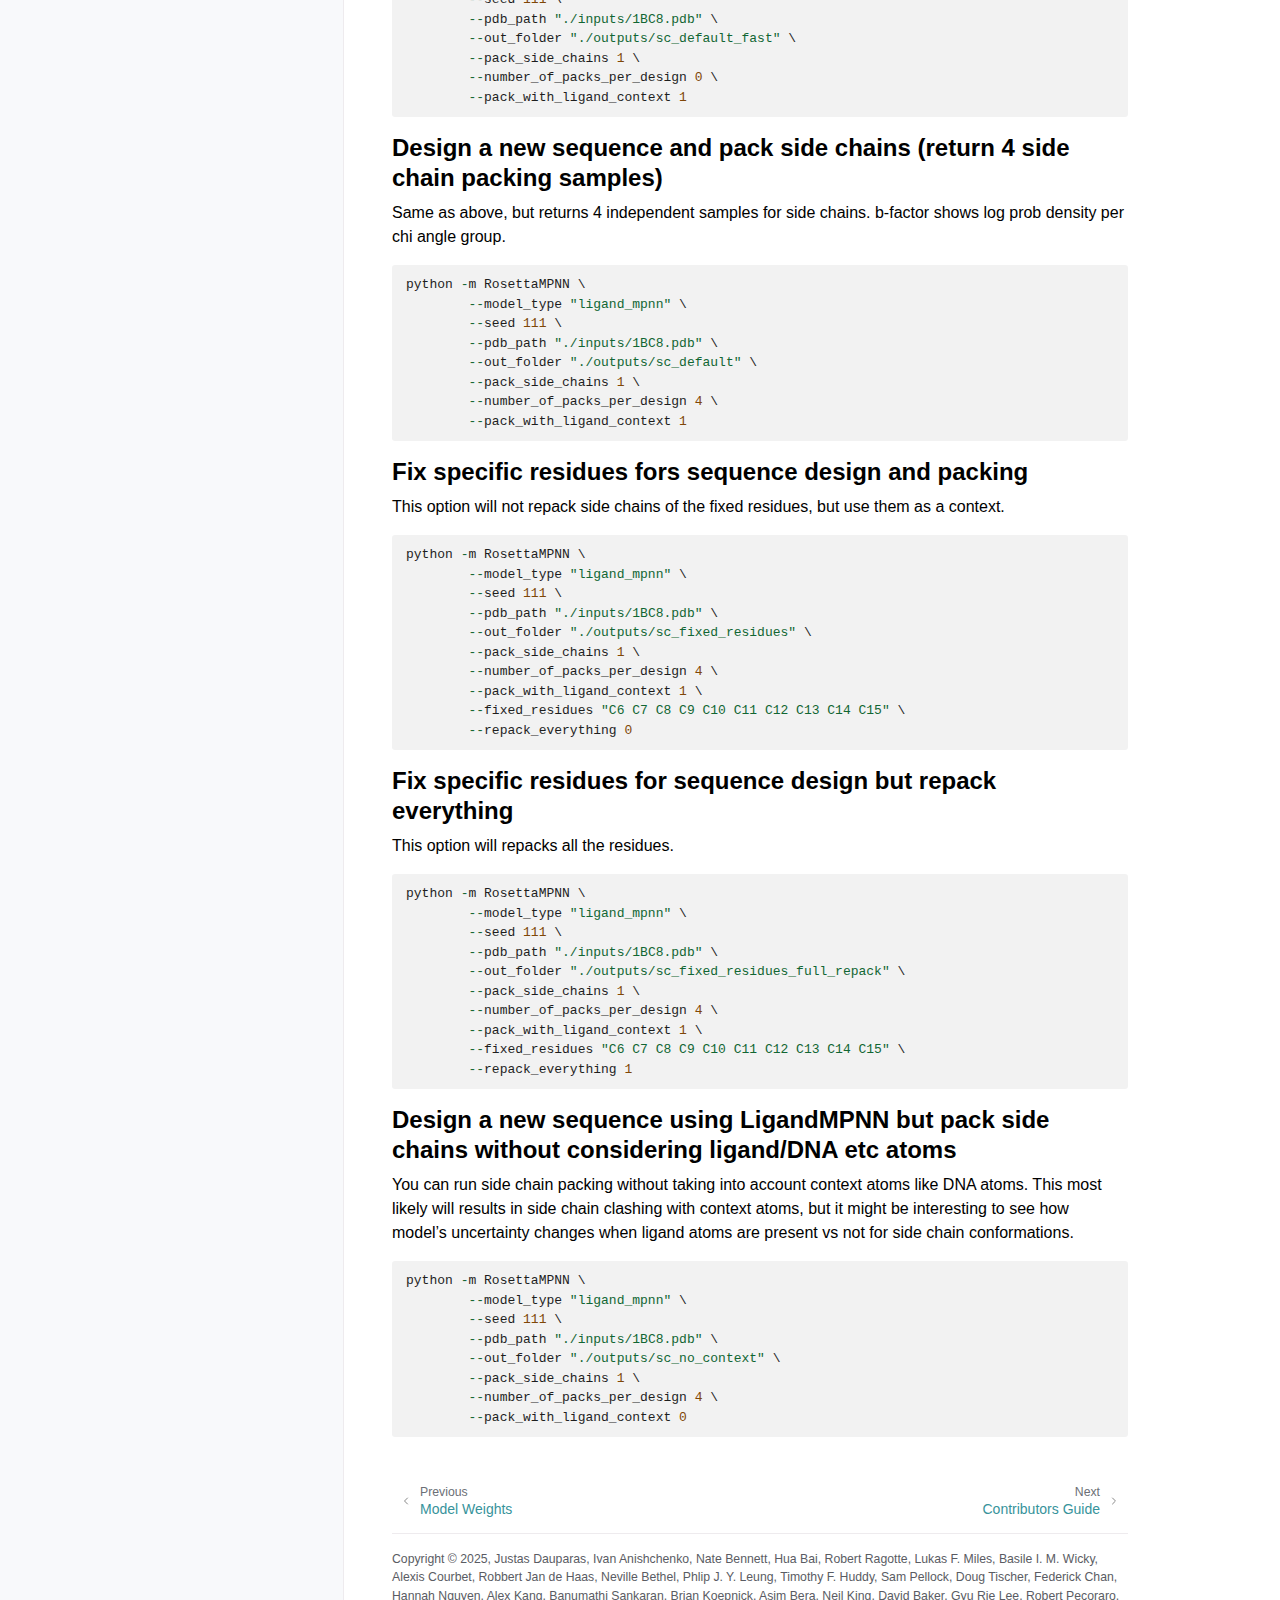
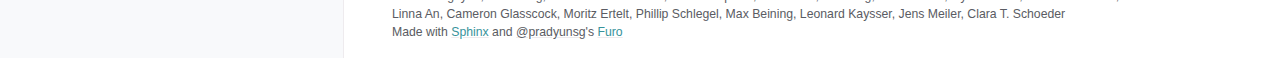
<file: examples.html>
<!doctype html>
<html class="no-js" lang="en" data-content_root="./">
  <head><meta charset="utf-8"/>
    <meta name="viewport" content="width=device-width,initial-scale=1"/>
    <meta name="color-scheme" content="light dark"><meta name="viewport" content="width=device-width, initial-scale=1" />
<link rel="index" title="Index" href="genindex.html" /><link rel="search" title="Search" href="search.html" /><link rel="next" title="Contributors Guide" href="contributors_guide.html" /><link rel="prev" title="Model Weights" href="model_weights_ref.html" />

    <!-- Generated with Sphinx 8.2.3 and Furo 2025.07.19 -->
        <title>Examples - RosettaMPNN v1.0.0 documentation</title>
      <link rel="stylesheet" type="text/css" href="_static/pygments.css?v=acfd86a5" />
    <link rel="stylesheet" type="text/css" href="_static/styles/furo.css?v=25af2a20" />
    <link rel="stylesheet" type="text/css" href="_static/styles/furo-extensions.css?v=8dab3a3b" />
    
    


<style>
  body {
    --color-code-background: #f2f2f2;
  --color-code-foreground: #1e1e1e;
  --color-brand-primary: #F68A33;
  --color-brand-content: #37939B;
  --color-admonition-background: #FB35D6;
  --font-stack: Open Sans, sans-serif;
  --font-stack--headings: Open Sans, sans-serif;
  --color-background-hover: #DCE8E8ff;
  --color-announcement-background: #F68A33dd;
  --color-announcement-text: #070707;
  --color-brand-visited: #37939B;
  
  }
  @media not print {
    body[data-theme="dark"] {
      --color-code-background: #2b2b2b;
  --color-code-foreground: #f8f8f2;
  --color-brand-primary: #37939B;
  --color-brand-content: #F68A33;
  --color-admonition-background: #FB35D6;
  --font-stack: Open Sans, sans-serif;
  --font-stack--headings: Open Sans, sans-serif;
  --color-brand-visited: #37939B;
  
    }
    @media (prefers-color-scheme: dark) {
      body:not([data-theme="light"]) {
        --color-code-background: #2b2b2b;
  --color-code-foreground: #f8f8f2;
  --color-brand-primary: #37939B;
  --color-brand-content: #F68A33;
  --color-admonition-background: #FB35D6;
  --font-stack: Open Sans, sans-serif;
  --font-stack--headings: Open Sans, sans-serif;
  --color-brand-visited: #37939B;
  
      }
    }
  }
</style></head>
  <body>
    
    <script>
      document.body.dataset.theme = localStorage.getItem("theme") || "auto";
    </script>
    

<svg xmlns="http://www.w3.org/2000/svg" style="display: none;">
  <symbol id="svg-toc" viewBox="0 0 24 24">
    <title>Contents</title>
    <svg stroke="currentColor" fill="currentColor" stroke-width="0" viewBox="0 0 1024 1024">
      <path d="M408 442h480c4.4 0 8-3.6 8-8v-56c0-4.4-3.6-8-8-8H408c-4.4 0-8 3.6-8 8v56c0 4.4 3.6 8 8 8zm-8 204c0 4.4 3.6 8 8 8h480c4.4 0 8-3.6 8-8v-56c0-4.4-3.6-8-8-8H408c-4.4 0-8 3.6-8 8v56zm504-486H120c-4.4 0-8 3.6-8 8v56c0 4.4 3.6 8 8 8h784c4.4 0 8-3.6 8-8v-56c0-4.4-3.6-8-8-8zm0 632H120c-4.4 0-8 3.6-8 8v56c0 4.4 3.6 8 8 8h784c4.4 0 8-3.6 8-8v-56c0-4.4-3.6-8-8-8zM115.4 518.9L271.7 642c5.8 4.6 14.4.5 14.4-6.9V388.9c0-7.4-8.5-11.5-14.4-6.9L115.4 505.1a8.74 8.74 0 0 0 0 13.8z"/>
    </svg>
  </symbol>
  <symbol id="svg-menu" viewBox="0 0 24 24">
    <title>Menu</title>
    <svg xmlns="http://www.w3.org/2000/svg" viewBox="0 0 24 24" fill="none" stroke="currentColor"
      stroke-width="2" stroke-linecap="round" stroke-linejoin="round" class="feather-menu">
      <line x1="3" y1="12" x2="21" y2="12"></line>
      <line x1="3" y1="6" x2="21" y2="6"></line>
      <line x1="3" y1="18" x2="21" y2="18"></line>
    </svg>
  </symbol>
  <symbol id="svg-arrow-right" viewBox="0 0 24 24">
    <title>Expand</title>
    <svg xmlns="http://www.w3.org/2000/svg" viewBox="0 0 24 24" fill="none" stroke="currentColor"
      stroke-width="2" stroke-linecap="round" stroke-linejoin="round" class="feather-chevron-right">
      <polyline points="9 18 15 12 9 6"></polyline>
    </svg>
  </symbol>
  <symbol id="svg-sun" viewBox="0 0 24 24">
    <title>Light mode</title>
    <svg xmlns="http://www.w3.org/2000/svg" viewBox="0 0 24 24" fill="none" stroke="currentColor"
      stroke-width="1" stroke-linecap="round" stroke-linejoin="round" class="feather-sun">
      <circle cx="12" cy="12" r="5"></circle>
      <line x1="12" y1="1" x2="12" y2="3"></line>
      <line x1="12" y1="21" x2="12" y2="23"></line>
      <line x1="4.22" y1="4.22" x2="5.64" y2="5.64"></line>
      <line x1="18.36" y1="18.36" x2="19.78" y2="19.78"></line>
      <line x1="1" y1="12" x2="3" y2="12"></line>
      <line x1="21" y1="12" x2="23" y2="12"></line>
      <line x1="4.22" y1="19.78" x2="5.64" y2="18.36"></line>
      <line x1="18.36" y1="5.64" x2="19.78" y2="4.22"></line>
    </svg>
  </symbol>
  <symbol id="svg-moon" viewBox="0 0 24 24">
    <title>Dark mode</title>
    <svg xmlns="http://www.w3.org/2000/svg" viewBox="0 0 24 24" fill="none" stroke="currentColor"
      stroke-width="1" stroke-linecap="round" stroke-linejoin="round" class="icon-tabler-moon">
      <path stroke="none" d="M0 0h24v24H0z" fill="none" />
      <path d="M12 3c.132 0 .263 0 .393 0a7.5 7.5 0 0 0 7.92 12.446a9 9 0 1 1 -8.313 -12.454z" />
    </svg>
  </symbol>
  <symbol id="svg-sun-with-moon" viewBox="0 0 24 24">
    <title>Auto light/dark, in light mode</title>
    <svg xmlns="http://www.w3.org/2000/svg" viewBox="0 0 24 24" fill="none" stroke="currentColor"
      stroke-width="1" stroke-linecap="round" stroke-linejoin="round"
      class="icon-custom-derived-from-feather-sun-and-tabler-moon">
      <path style="opacity: 50%" d="M 5.411 14.504 C 5.471 14.504 5.532 14.504 5.591 14.504 C 3.639 16.319 4.383 19.569 6.931 20.352 C 7.693 20.586 8.512 20.551 9.25 20.252 C 8.023 23.207 4.056 23.725 2.11 21.184 C 0.166 18.642 1.702 14.949 4.874 14.536 C 5.051 14.512 5.231 14.5 5.411 14.5 L 5.411 14.504 Z"/>
      <line x1="14.5" y1="3.25" x2="14.5" y2="1.25"/>
      <line x1="14.5" y1="15.85" x2="14.5" y2="17.85"/>
      <line x1="10.044" y1="5.094" x2="8.63" y2="3.68"/>
      <line x1="19" y1="14.05" x2="20.414" y2="15.464"/>
      <line x1="8.2" y1="9.55" x2="6.2" y2="9.55"/>
      <line x1="20.8" y1="9.55" x2="22.8" y2="9.55"/>
      <line x1="10.044" y1="14.006" x2="8.63" y2="15.42"/>
      <line x1="19" y1="5.05" x2="20.414" y2="3.636"/>
      <circle cx="14.5" cy="9.55" r="3.6"/>
    </svg>
  </symbol>
  <symbol id="svg-moon-with-sun" viewBox="0 0 24 24">
    <title>Auto light/dark, in dark mode</title>
    <svg xmlns="http://www.w3.org/2000/svg" viewBox="0 0 24 24" fill="none" stroke="currentColor"
      stroke-width="1" stroke-linecap="round" stroke-linejoin="round"
      class="icon-custom-derived-from-feather-sun-and-tabler-moon">
      <path d="M 8.282 7.007 C 8.385 7.007 8.494 7.007 8.595 7.007 C 5.18 10.184 6.481 15.869 10.942 17.24 C 12.275 17.648 13.706 17.589 15 17.066 C 12.851 22.236 5.91 23.143 2.505 18.696 C -0.897 14.249 1.791 7.786 7.342 7.063 C 7.652 7.021 7.965 7 8.282 7 L 8.282 7.007 Z"/>
      <line style="opacity: 50%" x1="18" y1="3.705" x2="18" y2="2.5"/>
      <line style="opacity: 50%" x1="18" y1="11.295" x2="18" y2="12.5"/>
      <line style="opacity: 50%" x1="15.316" y1="4.816" x2="14.464" y2="3.964"/>
      <line style="opacity: 50%" x1="20.711" y1="10.212" x2="21.563" y2="11.063"/>
      <line style="opacity: 50%" x1="14.205" y1="7.5" x2="13.001" y2="7.5"/>
      <line style="opacity: 50%" x1="21.795" y1="7.5" x2="23" y2="7.5"/>
      <line style="opacity: 50%" x1="15.316" y1="10.184" x2="14.464" y2="11.036"/>
      <line style="opacity: 50%" x1="20.711" y1="4.789" x2="21.563" y2="3.937"/>
      <circle style="opacity: 50%" cx="18" cy="7.5" r="2.169"/>
    </svg>
  </symbol>
  <symbol id="svg-pencil" viewBox="0 0 24 24">
    <svg xmlns="http://www.w3.org/2000/svg" viewBox="0 0 24 24" fill="none" stroke="currentColor"
      stroke-width="1" stroke-linecap="round" stroke-linejoin="round" class="icon-tabler-pencil-code">
      <path d="M4 20h4l10.5 -10.5a2.828 2.828 0 1 0 -4 -4l-10.5 10.5v4" />
      <path d="M13.5 6.5l4 4" />
      <path d="M20 21l2 -2l-2 -2" />
      <path d="M17 17l-2 2l2 2" />
    </svg>
  </symbol>
  <symbol id="svg-eye" viewBox="0 0 24 24">
    <svg xmlns="http://www.w3.org/2000/svg" viewBox="0 0 24 24" fill="none" stroke="currentColor"
      stroke-width="1" stroke-linecap="round" stroke-linejoin="round" class="icon-tabler-eye-code">
      <path stroke="none" d="M0 0h24v24H0z" fill="none" />
      <path d="M10 12a2 2 0 1 0 4 0a2 2 0 0 0 -4 0" />
      <path
        d="M11.11 17.958c-3.209 -.307 -5.91 -2.293 -8.11 -5.958c2.4 -4 5.4 -6 9 -6c3.6 0 6.6 2 9 6c-.21 .352 -.427 .688 -.647 1.008" />
      <path d="M20 21l2 -2l-2 -2" />
      <path d="M17 17l-2 2l2 2" />
    </svg>
  </symbol>
</svg>

<input type="checkbox" class="sidebar-toggle" name="__navigation" id="__navigation">
<input type="checkbox" class="sidebar-toggle" name="__toc" id="__toc">
<label class="overlay sidebar-overlay" for="__navigation">
  <div class="visually-hidden">Hide navigation sidebar</div>
</label>
<label class="overlay toc-overlay" for="__toc">
  <div class="visually-hidden">Hide table of contents sidebar</div>
</label>

<a class="skip-to-content muted-link" href="#furo-main-content">Skip to content</a>



<div class="page">
  <header class="mobile-header">
    <div class="header-left">
      <label class="nav-overlay-icon" for="__navigation">
        <div class="visually-hidden">Toggle site navigation sidebar</div>
        <i class="icon"><svg><use href="#svg-menu"></use></svg></i>
      </label>
    </div>
    <div class="header-center">
      <a href="index.html"><div class="brand">RosettaMPNN v1.0.0 documentation</div></a>
    </div>
    <div class="header-right">
      <div class="theme-toggle-container theme-toggle-header">
        <button class="theme-toggle">
          <div class="visually-hidden">Toggle Light / Dark / Auto color theme</div>
          <svg class="theme-icon-when-auto-light"><use href="#svg-sun-with-moon"></use></svg>
          <svg class="theme-icon-when-auto-dark"><use href="#svg-moon-with-sun"></use></svg>
          <svg class="theme-icon-when-dark"><use href="#svg-moon"></use></svg>
          <svg class="theme-icon-when-light"><use href="#svg-sun"></use></svg>
        </button>
      </div>
      <label class="toc-overlay-icon toc-header-icon" for="__toc">
        <div class="visually-hidden">Toggle table of contents sidebar</div>
        <i class="icon"><svg><use href="#svg-toc"></use></svg></i>
      </label>
    </div>
  </header>
  <aside class="sidebar-drawer">
    <div class="sidebar-container">
      
      <div class="sidebar-sticky"><a class="sidebar-brand" href="index.html">
  
  <span class="sidebar-brand-text">RosettaMPNN v1.0.0 documentation</span>
  
</a><form class="sidebar-search-container" method="get" action="search.html" role="search">
  <input class="sidebar-search" placeholder="Search" name="q" aria-label="Search">
  <input type="hidden" name="check_keywords" value="yes">
  <input type="hidden" name="area" value="default">
</form>
<div id="searchbox"></div><div class="sidebar-scroll"><div class="sidebar-tree">
  <p class="caption" role="heading"><span class="caption-text">Contents:</span></p>
<ul class="current">
<li class="toctree-l1"><a class="reference internal" href="readme_link.html">README</a></li>
<li class="toctree-l1"><a class="reference internal" href="license_link.html">License</a></li>
<li class="toctree-l1"><a class="reference internal" href="docker.html">Docker</a></li>
<li class="toctree-l1"><a class="reference internal" href="installation.html">Installation</a></li>
<li class="toctree-l1"><a class="reference internal" href="model_weights_ref.html">Model Weights</a></li>
<li class="toctree-l1 current current-page"><a class="current reference internal" href="#">Examples</a></li>
<li class="toctree-l1"><a class="reference internal" href="contributors_guide.html">Contributors Guide</a></li>
</ul>

</div>
</div>

      </div>
      
    </div>
  </aside>
  <div class="main">
    <div class="content">
      <div class="article-container">
        <a href="#" class="back-to-top muted-link">
          <svg xmlns="http://www.w3.org/2000/svg" viewBox="0 0 24 24">
            <path d="M13 20h-2V8l-5.5 5.5-1.42-1.42L12 4.16l7.92 7.92-1.42 1.42L13 8v12z"></path>
          </svg>
          <span>Back to top</span>
        </a>
        <div class="content-icon-container">
          
<div class="theme-toggle-container theme-toggle-content">
            <button class="theme-toggle">
              <div class="visually-hidden">Toggle Light / Dark / Auto color theme</div>
              <svg class="theme-icon-when-auto-light"><use href="#svg-sun-with-moon"></use></svg>
              <svg class="theme-icon-when-auto-dark"><use href="#svg-moon-with-sun"></use></svg>
              <svg class="theme-icon-when-dark"><use href="#svg-moon"></use></svg>
              <svg class="theme-icon-when-light"><use href="#svg-sun"></use></svg>
            </button>
          </div>
          <label class="toc-overlay-icon toc-content-icon" for="__toc">
            <div class="visually-hidden">Toggle table of contents sidebar</div>
            <i class="icon"><svg><use href="#svg-toc"></use></svg></i>
          </label>
        </div>
        <article role="main" id="furo-main-content">
          <section id="examples">
<h1>Examples<a class="headerlink" href="#examples" title="Link to this heading">¶</a></h1>
<p>Here are examples of how to use some of the different options available in RosettaMPNN.</p>
<section id="design">
<h2>Design<a class="headerlink" href="#design" title="Link to this heading">¶</a></h2>
<section id="default">
<h3>Default<a class="headerlink" href="#default" title="Link to this heading">¶</a></h3>
<p>Default settings will run ProteinMPNN.</p>
<div class="highlight-default notranslate"><div class="highlight"><pre><span></span><span class="n">python</span> <span class="o">-</span><span class="n">m</span> <span class="n">RosettaMPNN</span> \
        <span class="o">--</span><span class="n">seed</span> <span class="mi">111</span> \
        <span class="o">--</span><span class="n">pdb_path</span> <span class="s2">&quot;./inputs/1BC8.pdb&quot;</span> \
        <span class="o">--</span><span class="n">out_folder</span> <span class="s2">&quot;./outputs/default&quot;</span>
</pre></div>
</div>
</section>
<section id="temperature">
<h3>–temperature<a class="headerlink" href="#temperature" title="Link to this heading">¶</a></h3>
<p><code class="docutils literal notranslate"><span class="pre">--temperature</span> <span class="pre">0.05</span></code> Change sampling temperature (higher temperature gives more sequence diversity).</p>
<div class="highlight-default notranslate"><div class="highlight"><pre><span></span><span class="n">python</span> <span class="o">-</span><span class="n">m</span> <span class="n">RosettaMPNN</span> \
        <span class="o">--</span><span class="n">seed</span> <span class="mi">111</span> \
        <span class="o">--</span><span class="n">pdb_path</span> <span class="s2">&quot;./inputs/1BC8.pdb&quot;</span> \
        <span class="o">--</span><span class="n">temperature</span> <span class="mf">0.05</span> \
        <span class="o">--</span><span class="n">out_folder</span> <span class="s2">&quot;./outputs/temperature&quot;</span>
</pre></div>
</div>
</section>
<section id="seed">
<h3>–seed<a class="headerlink" href="#seed" title="Link to this heading">¶</a></h3>
<p><code class="docutils literal notranslate"><span class="pre">--seed</span></code> Not selecting a seed will run with a random seed. Running this multiple times will give different results.</p>
<div class="highlight-default notranslate"><div class="highlight"><pre><span></span><span class="n">python</span> <span class="o">-</span><span class="n">m</span> <span class="n">RosettaMPNN</span> \
        <span class="o">--</span><span class="n">pdb_path</span> <span class="s2">&quot;./inputs/1BC8.pdb&quot;</span> \
        <span class="o">--</span><span class="n">out_folder</span> <span class="s2">&quot;./outputs/random_seed&quot;</span>
</pre></div>
</div>
</section>
<section id="verbose">
<h3>–verbose<a class="headerlink" href="#verbose" title="Link to this heading">¶</a></h3>
<p><code class="docutils literal notranslate"><span class="pre">--verbose</span> <span class="pre">0</span></code> Do not print any statements.</p>
<div class="highlight-default notranslate"><div class="highlight"><pre><span></span><span class="n">python</span> <span class="o">-</span><span class="n">m</span> <span class="n">RosettaMPNN</span> \
        <span class="o">--</span><span class="n">seed</span> <span class="mi">111</span> \
        <span class="o">--</span><span class="n">verbose</span> <span class="mi">0</span> \
        <span class="o">--</span><span class="n">pdb_path</span> <span class="s2">&quot;./inputs/1BC8.pdb&quot;</span> \
        <span class="o">--</span><span class="n">out_folder</span> <span class="s2">&quot;./outputs/verbose&quot;</span>
</pre></div>
</div>
</section>
<section id="save-stats">
<h3>–save_stats<a class="headerlink" href="#save-stats" title="Link to this heading">¶</a></h3>
<p><code class="docutils literal notranslate"><span class="pre">--save_stats</span> <span class="pre">1</span></code> Save sequence design statistics.</p>
<div class="highlight-default notranslate"><div class="highlight"><pre><span></span><span class="c1">#[&#39;generated_sequences&#39;, &#39;sampling_probs&#39;, &#39;log_probs&#39;, &#39;decoding_order&#39;, &#39;native_sequence&#39;, &#39;mask&#39;, &#39;chain_mask&#39;, &#39;seed&#39;, &#39;temperature&#39;]</span>
<span class="n">python</span> <span class="o">-</span><span class="n">m</span> <span class="n">RosettaMPNN</span> \
        <span class="o">--</span><span class="n">seed</span> <span class="mi">111</span> \
        <span class="o">--</span><span class="n">pdb_path</span> <span class="s2">&quot;./inputs/1BC8.pdb&quot;</span> \
        <span class="o">--</span><span class="n">out_folder</span> <span class="s2">&quot;./outputs/save_stats&quot;</span> \
        <span class="o">--</span><span class="n">save_stats</span> <span class="mi">1</span>
</pre></div>
</div>
</section>
<section id="fixed-residues">
<h3>–fixed_residues<a class="headerlink" href="#fixed-residues" title="Link to this heading">¶</a></h3>
<p><code class="docutils literal notranslate"><span class="pre">--fixed_residues</span></code> Fixing specific amino acids. This example fixes the first 10 residues in chain C and adds global bias towards A (alanine). The output should have all alanines except the first 10 residues should be the same as in the input sequence since those are fixed.</p>
<div class="highlight-default notranslate"><div class="highlight"><pre><span></span><span class="n">python</span> <span class="o">-</span><span class="n">m</span> <span class="n">RosettaMPNN</span> \
        <span class="o">--</span><span class="n">seed</span> <span class="mi">111</span> \
        <span class="o">--</span><span class="n">pdb_path</span> <span class="s2">&quot;./inputs/1BC8.pdb&quot;</span> \
        <span class="o">--</span><span class="n">out_folder</span> <span class="s2">&quot;./outputs/fix_residues&quot;</span> \
        <span class="o">--</span><span class="n">fixed_residues</span> <span class="s2">&quot;C1 C2 C3 C4 C5 C6 C7 C8 C9 C10&quot;</span> \
        <span class="o">--</span><span class="n">bias_AA</span> <span class="s2">&quot;A:10.0&quot;</span>
</pre></div>
</div>
</section>
<section id="redesigned-residues">
<h3>–redesigned_residues<a class="headerlink" href="#redesigned-residues" title="Link to this heading">¶</a></h3>
<p><code class="docutils literal notranslate"><span class="pre">--redesigned_residues</span></code> Specifying which residues need to be designed. This example redesigns the first 10 residues while fixing everything else.</p>
<div class="highlight-default notranslate"><div class="highlight"><pre><span></span><span class="n">python</span> <span class="o">-</span><span class="n">m</span> <span class="n">RosettaMPNN</span> \
        <span class="o">--</span><span class="n">seed</span> <span class="mi">111</span> \
        <span class="o">--</span><span class="n">pdb_path</span> <span class="s2">&quot;./inputs/1BC8.pdb&quot;</span> \
        <span class="o">--</span><span class="n">out_folder</span> <span class="s2">&quot;./outputs/redesign_residues&quot;</span> \
        <span class="o">--</span><span class="n">redesigned_residues</span> <span class="s2">&quot;C1 C2 C3 C4 C5 C6 C7 C8 C9 C10&quot;</span> \
        <span class="o">--</span><span class="n">bias_AA</span> <span class="s2">&quot;A:10.0&quot;</span>
</pre></div>
</div>
</section>
<section id="number-of-batches">
<h3>–number_of_batches<a class="headerlink" href="#number-of-batches" title="Link to this heading">¶</a></h3>
<p>Design 15 sequences; with batch size 3 (can be 1 when using CPUs) and the number of batches 5.</p>
<div class="highlight-default notranslate"><div class="highlight"><pre><span></span><span class="n">python</span> <span class="o">-</span><span class="n">m</span> <span class="n">RosettaMPNN</span> \
        <span class="o">--</span><span class="n">seed</span> <span class="mi">111</span> \
        <span class="o">--</span><span class="n">pdb_path</span> <span class="s2">&quot;./inputs/1BC8.pdb&quot;</span> \
        <span class="o">--</span><span class="n">out_folder</span> <span class="s2">&quot;./outputs/batch_size&quot;</span> \
        <span class="o">--</span><span class="n">batch_size</span> <span class="mi">3</span> \
        <span class="o">--</span><span class="n">number_of_batches</span> <span class="mi">5</span>
</pre></div>
</div>
</section>
<section id="bias-aa">
<h3>–bias_AA<a class="headerlink" href="#bias-aa" title="Link to this heading">¶</a></h3>
<p>Global amino acid bias. In this example, output sequences are biased towards W, P, C and away from A.</p>
<div class="highlight-default notranslate"><div class="highlight"><pre><span></span><span class="n">python</span> <span class="o">-</span><span class="n">m</span> <span class="n">RosettaMPNN</span> \
        <span class="o">--</span><span class="n">seed</span> <span class="mi">111</span> \
        <span class="o">--</span><span class="n">pdb_path</span> <span class="s2">&quot;./inputs/1BC8.pdb&quot;</span> \
        <span class="o">--</span><span class="n">bias_AA</span> <span class="s2">&quot;W:3.0,P:3.0,C:3.0,A:-3.0&quot;</span> \
        <span class="o">--</span><span class="n">out_folder</span> <span class="s2">&quot;./outputs/global_bias&quot;</span>
</pre></div>
</div>
</section>
<section id="bias-aa-per-residue">
<h3>–bias_AA_per_residue<a class="headerlink" href="#bias-aa-per-residue" title="Link to this heading">¶</a></h3>
<p>Specify per residue amino acid bias, e.g. make residues C1, C3, C5, and C7 to be prolines.</p>
<div class="highlight-default notranslate"><div class="highlight"><pre><span></span><span class="c1"># {</span>
<span class="c1"># &quot;C1&quot;: {&quot;G&quot;: -0.3, &quot;C&quot;: -2.0, &quot;P&quot;: 10.8},</span>
<span class="c1"># &quot;C3&quot;: {&quot;P&quot;: 10.0},</span>
<span class="c1"># &quot;C5&quot;: {&quot;G&quot;: -1.3, &quot;P&quot;: 10.0},</span>
<span class="c1"># &quot;C7&quot;: {&quot;G&quot;: -1.3, &quot;P&quot;: 10.0}</span>
<span class="c1"># }</span>
<span class="n">python</span> <span class="o">-</span><span class="n">m</span> <span class="n">RosettaMPNN</span> \
        <span class="o">--</span><span class="n">seed</span> <span class="mi">111</span> \
        <span class="o">--</span><span class="n">pdb_path</span> <span class="s2">&quot;./inputs/1BC8.pdb&quot;</span> \
        <span class="o">--</span><span class="n">bias_AA_per_residue</span> <span class="s2">&quot;./inputs/bias_AA_per_residue.json&quot;</span> \
        <span class="o">--</span><span class="n">out_folder</span> <span class="s2">&quot;./outputs/per_residue_bias&quot;</span>
</pre></div>
</div>
</section>
<section id="omit-aa">
<h3>–omit_AA<a class="headerlink" href="#omit-aa" title="Link to this heading">¶</a></h3>
<p>Global amino acid restrictions. This is equivalent to using <code class="docutils literal notranslate"><span class="pre">--bias_AA</span></code> and setting bias to be a large negative number. The output should be just made of E, K, A.</p>
<div class="highlight-default notranslate"><div class="highlight"><pre><span></span><span class="n">python</span> <span class="o">-</span><span class="n">m</span> <span class="n">RosettaMPNN</span> \
        <span class="o">--</span><span class="n">seed</span> <span class="mi">111</span> \
        <span class="o">--</span><span class="n">pdb_path</span> <span class="s2">&quot;./inputs/1BC8.pdb&quot;</span> \
        <span class="o">--</span><span class="n">omit_AA</span> <span class="s2">&quot;CDFGHILMNPQRSTVWY&quot;</span> \
        <span class="o">--</span><span class="n">out_folder</span> <span class="s2">&quot;./outputs/global_omit&quot;</span>
</pre></div>
</div>
</section>
<section id="omit-aa-per-residue">
<h3>–omit_AA_per_residue<a class="headerlink" href="#omit-aa-per-residue" title="Link to this heading">¶</a></h3>
<p>Per residue amino acid restrictions.</p>
<div class="highlight-default notranslate"><div class="highlight"><pre><span></span><span class="c1"># {</span>
<span class="c1"># &quot;C1&quot;: &quot;ACDEFGHIKLMNPQRSTVW&quot;,</span>
<span class="c1"># &quot;C3&quot;: &quot;ACDEFGHIKLMNPQRSTVW&quot;,</span>
<span class="c1"># &quot;C5&quot;: &quot;ACDEFGHIKLMNPQRSTVW&quot;,</span>
<span class="c1"># &quot;C7&quot;: &quot;ACDEFGHIKLMNPQRSTVW&quot;</span>
<span class="c1"># }</span>
<span class="n">python</span> <span class="o">-</span><span class="n">m</span> <span class="n">RosettaMPNN</span> \
        <span class="o">--</span><span class="n">seed</span> <span class="mi">111</span> \
        <span class="o">--</span><span class="n">pdb_path</span> <span class="s2">&quot;./inputs/1BC8.pdb&quot;</span> \
        <span class="o">--</span><span class="n">omit_AA_per_residue</span> <span class="s2">&quot;./inputs/omit_AA_per_residue.json&quot;</span> \
        <span class="o">--</span><span class="n">out_folder</span> <span class="s2">&quot;./outputs/per_residue_omit&quot;</span>
</pre></div>
</div>
</section>
<section id="symmetry-residues-symmetry-weights">
<h3>–symmetry_residues, –symmetry_weights<a class="headerlink" href="#symmetry-residues-symmetry-weights" title="Link to this heading">¶</a></h3>
<p>Designing sequences with symmetry, e.g. homooligomer/2-state proteins, etc. In this example make C1=C2=C3, also C4=C5, and C6=C7.</p>
<div class="highlight-default notranslate"><div class="highlight"><pre><span></span><span class="c1">#total_logits += symmetry_weights[t]*logits</span>
<span class="c1">#probs = torch.nn.functional.softmax((total_logits+bias_t) / temperature, dim=-1)</span>
<span class="c1">#total_logits_123 = 0.33*logits_1+0.33*logits_2+0.33*logits_3</span>
<span class="c1">#output should be ***ooxx</span>
<span class="n">python</span> <span class="o">-</span><span class="n">m</span> <span class="n">RosettaMPNN</span> \
        <span class="o">--</span><span class="n">seed</span> <span class="mi">111</span> \
        <span class="o">--</span><span class="n">pdb_path</span> <span class="s2">&quot;./inputs/1BC8.pdb&quot;</span> \
        <span class="o">--</span><span class="n">out_folder</span> <span class="s2">&quot;./outputs/symmetry&quot;</span> \
        <span class="o">--</span><span class="n">symmetry_residues</span> <span class="s2">&quot;C1,C2,C3|C4,C5|C6,C7&quot;</span> \
        <span class="o">--</span><span class="n">symmetry_weights</span> <span class="s2">&quot;0.33,0.33,0.33|0.5,0.5|0.5,0.5&quot;</span>
</pre></div>
</div>
</section>
<section id="homo-oligomer">
<h3>–homo_oligomer<a class="headerlink" href="#homo-oligomer" title="Link to this heading">¶</a></h3>
<p>Design homooligomer sequences. This automatically sets <code class="docutils literal notranslate"><span class="pre">--symmetry_residues</span></code> and <code class="docutils literal notranslate"><span class="pre">--symmetry_weights</span></code> assuming equal weighting from all chains.</p>
<div class="highlight-default notranslate"><div class="highlight"><pre><span></span><span class="n">python</span> <span class="o">-</span><span class="n">m</span> <span class="n">RosettaMPNN</span> \
        <span class="o">--</span><span class="n">model_type</span> <span class="s2">&quot;ligand_mpnn&quot;</span> \
        <span class="o">--</span><span class="n">seed</span> <span class="mi">111</span> \
        <span class="o">--</span><span class="n">pdb_path</span> <span class="s2">&quot;./inputs/4GYT.pdb&quot;</span> \
        <span class="o">--</span><span class="n">out_folder</span> <span class="s2">&quot;./outputs/homooligomer&quot;</span> \
        <span class="o">--</span><span class="n">homo_oligomer</span> <span class="mi">1</span> \
        <span class="o">--</span><span class="n">number_of_batches</span> <span class="mi">2</span>
</pre></div>
</div>
</section>
<section id="file-ending">
<h3>–file_ending<a class="headerlink" href="#file-ending" title="Link to this heading">¶</a></h3>
<p>Outputs will have a specified ending; e.g. <code class="docutils literal notranslate"><span class="pre">1BC8_xyz.fa</span></code> instead of <code class="docutils literal notranslate"><span class="pre">1BC8.fa</span></code></p>
<div class="highlight-default notranslate"><div class="highlight"><pre><span></span><span class="n">python</span> <span class="o">-</span><span class="n">m</span> <span class="n">RosettaMPNN</span> \
        <span class="o">--</span><span class="n">seed</span> <span class="mi">111</span> \
        <span class="o">--</span><span class="n">pdb_path</span> <span class="s2">&quot;./inputs/1BC8.pdb&quot;</span> \
        <span class="o">--</span><span class="n">out_folder</span> <span class="s2">&quot;./outputs/file_ending&quot;</span> \
        <span class="o">--</span><span class="n">file_ending</span> <span class="s2">&quot;_xyz&quot;</span>
</pre></div>
</div>
</section>
<section id="zero-indexed">
<h3>–zero_indexed<a class="headerlink" href="#zero-indexed" title="Link to this heading">¶</a></h3>
<p>Zero indexed names in /backbones/1BC8_0.pdb, 1BC8_1.pdb, 1BC8_2.pdb etc</p>
<div class="highlight-default notranslate"><div class="highlight"><pre><span></span><span class="n">python</span> <span class="o">-</span><span class="n">m</span> <span class="n">RosettaMPNN</span> \
        <span class="o">--</span><span class="n">seed</span> <span class="mi">111</span> \
        <span class="o">--</span><span class="n">pdb_path</span> <span class="s2">&quot;./inputs/1BC8.pdb&quot;</span> \
        <span class="o">--</span><span class="n">out_folder</span> <span class="s2">&quot;./outputs/zero_indexed&quot;</span> \
        <span class="o">--</span><span class="n">zero_indexed</span> <span class="mi">1</span> \
        <span class="o">--</span><span class="n">number_of_batches</span> <span class="mi">2</span>
</pre></div>
</div>
</section>
<section id="chains-to-design">
<h3>–chains_to_design<a class="headerlink" href="#chains-to-design" title="Link to this heading">¶</a></h3>
<p>Specify which chains (e.g. “A,B,C”) need to be redesigned, other chains will be kept fixed. Outputs in seqs/backbones will still have atoms/sequences for the whole input PDB.</p>
<div class="highlight-default notranslate"><div class="highlight"><pre><span></span><span class="n">python</span> <span class="o">-</span><span class="n">m</span> <span class="n">RosettaMPNN</span> \
        <span class="o">--</span><span class="n">model_type</span> <span class="s2">&quot;ligand_mpnn&quot;</span> \
        <span class="o">--</span><span class="n">seed</span> <span class="mi">111</span> \
        <span class="o">--</span><span class="n">pdb_path</span> <span class="s2">&quot;./inputs/4GYT.pdb&quot;</span> \
        <span class="o">--</span><span class="n">out_folder</span> <span class="s2">&quot;./outputs/chains_to_design&quot;</span> \
        <span class="o">--</span><span class="n">chains_to_design</span> <span class="s2">&quot;A,B&quot;</span>
</pre></div>
</div>
</section>
<section id="parse-these-chains-only">
<h3>–parse_these_chains_only<a class="headerlink" href="#parse-these-chains-only" title="Link to this heading">¶</a></h3>
<p>Parse and design only specified chains (e.g. “A,B,C”). Outputs will have only specified chains.</p>
<div class="highlight-default notranslate"><div class="highlight"><pre><span></span><span class="n">python</span> <span class="o">-</span><span class="n">m</span> <span class="n">RosettaMPNN</span> \
        <span class="o">--</span><span class="n">model_type</span> <span class="s2">&quot;ligand_mpnn&quot;</span> \
        <span class="o">--</span><span class="n">seed</span> <span class="mi">111</span> \
        <span class="o">--</span><span class="n">pdb_path</span> <span class="s2">&quot;./inputs/4GYT.pdb&quot;</span> \
        <span class="o">--</span><span class="n">out_folder</span> <span class="s2">&quot;./outputs/parse_these_chains_only&quot;</span> \
        <span class="o">--</span><span class="n">parse_these_chains_only</span> <span class="s2">&quot;A,B&quot;</span>
</pre></div>
</div>
</section>
<section id="model-type-ligand-mpnn">
<h3>–model_type “ligand_mpnn”<a class="headerlink" href="#model-type-ligand-mpnn" title="Link to this heading">¶</a></h3>
<p>Run LigandMPNN with default settings.</p>
<div class="highlight-default notranslate"><div class="highlight"><pre><span></span><span class="n">python</span> <span class="o">-</span><span class="n">m</span> <span class="n">RosettaMPNN</span> \
        <span class="o">--</span><span class="n">model_type</span> <span class="s2">&quot;ligand_mpnn&quot;</span> \
        <span class="o">--</span><span class="n">seed</span> <span class="mi">111</span> \
        <span class="o">--</span><span class="n">pdb_path</span> <span class="s2">&quot;./inputs/1BC8.pdb&quot;</span> \
        <span class="o">--</span><span class="n">out_folder</span> <span class="s2">&quot;./outputs/ligandmpnn_default&quot;</span>
</pre></div>
</div>
</section>
<section id="checkpoint-ligand-mpnn">
<h3>–checkpoint_ligand_mpnn<a class="headerlink" href="#checkpoint-ligand-mpnn" title="Link to this heading">¶</a></h3>
<p>Run LigandMPNN using 0.05A model by specifying <code class="docutils literal notranslate"><span class="pre">--checkpoint_ligand_mpnn</span></code> flag.</p>
<div class="highlight-default notranslate"><div class="highlight"><pre><span></span><span class="n">python</span> <span class="o">-</span><span class="n">m</span> <span class="n">RosettaMPNN</span> \
        <span class="o">--</span><span class="n">checkpoint_ligand_mpnn</span> <span class="s2">&quot;./model_params/ligandmpnn_v_32_005_25.pt&quot;</span> \
        <span class="o">--</span><span class="n">model_type</span> <span class="s2">&quot;ligand_mpnn&quot;</span> \
        <span class="o">--</span><span class="n">seed</span> <span class="mi">111</span> \
        <span class="o">--</span><span class="n">pdb_path</span> <span class="s2">&quot;./inputs/1BC8.pdb&quot;</span> \
        <span class="o">--</span><span class="n">out_folder</span> <span class="s2">&quot;./outputs/ligandmpnn_v_32_005_25&quot;</span>
</pre></div>
</div>
</section>
<section id="ligand-mpnn-use-atom-context">
<h3>–ligand_mpnn_use_atom_context<a class="headerlink" href="#ligand-mpnn-use-atom-context" title="Link to this heading">¶</a></h3>
<p>Setting <code class="docutils literal notranslate"><span class="pre">--ligand_mpnn_use_atom_context</span> <span class="pre">0</span></code> will mask all ligand atoms. This can be used to assess how much ligand atoms affect AA probabilities.</p>
<div class="highlight-default notranslate"><div class="highlight"><pre><span></span><span class="n">python</span> <span class="o">-</span><span class="n">m</span> <span class="n">RosettaMPNN</span> \
        <span class="o">--</span><span class="n">model_type</span> <span class="s2">&quot;ligand_mpnn&quot;</span> \
        <span class="o">--</span><span class="n">seed</span> <span class="mi">111</span> \
        <span class="o">--</span><span class="n">pdb_path</span> <span class="s2">&quot;./inputs/1BC8.pdb&quot;</span> \
        <span class="o">--</span><span class="n">out_folder</span> <span class="s2">&quot;./outputs/ligandmpnn_no_context&quot;</span> \
        <span class="o">--</span><span class="n">ligand_mpnn_use_atom_context</span> <span class="mi">0</span>
</pre></div>
</div>
</section>
<section id="ligand-mpnn-use-side-chain-context">
<h3>–ligand_mpnn_use_side_chain_context<a class="headerlink" href="#ligand-mpnn-use-side-chain-context" title="Link to this heading">¶</a></h3>
<p>Use fixed residue side chain atoms as extra ligand atoms.</p>
<div class="highlight-default notranslate"><div class="highlight"><pre><span></span><span class="n">python</span> <span class="o">-</span><span class="n">m</span> <span class="n">RosettaMPNN</span> \
        <span class="o">--</span><span class="n">model_type</span> <span class="s2">&quot;ligand_mpnn&quot;</span> \
        <span class="o">--</span><span class="n">seed</span> <span class="mi">111</span> \
        <span class="o">--</span><span class="n">pdb_path</span> <span class="s2">&quot;./inputs/1BC8.pdb&quot;</span> \
        <span class="o">--</span><span class="n">out_folder</span> <span class="s2">&quot;./outputs/ligandmpnn_use_side_chain_atoms&quot;</span> \
        <span class="o">--</span><span class="n">ligand_mpnn_use_side_chain_context</span> <span class="mi">1</span> \
        <span class="o">--</span><span class="n">fixed_residues</span> <span class="s2">&quot;C1 C2 C3 C4 C5 C6 C7 C8 C9 C10&quot;</span>
</pre></div>
</div>
</section>
<section id="model-type-soluble-mpnn">
<h3>–model_type “soluble_mpnn”<a class="headerlink" href="#model-type-soluble-mpnn" title="Link to this heading">¶</a></h3>
<p>Run SolubleMPNN (ProteinMPNN-like model with only soluble proteins in the training dataset).</p>
<div class="highlight-default notranslate"><div class="highlight"><pre><span></span><span class="n">python</span> <span class="o">-</span><span class="n">m</span> <span class="n">RosettaMPNN</span> \
        <span class="o">--</span><span class="n">model_type</span> <span class="s2">&quot;soluble_mpnn&quot;</span> \
        <span class="o">--</span><span class="n">seed</span> <span class="mi">111</span> \
        <span class="o">--</span><span class="n">pdb_path</span> <span class="s2">&quot;./inputs/1BC8.pdb&quot;</span> \
        <span class="o">--</span><span class="n">out_folder</span> <span class="s2">&quot;./outputs/soluble_mpnn_default&quot;</span>
</pre></div>
</div>
</section>
<section id="model-type-global-label-membrane-mpnn">
<h3>–model_type “global_label_membrane_mpnn”<a class="headerlink" href="#model-type-global-label-membrane-mpnn" title="Link to this heading">¶</a></h3>
<p>Run global label membrane MPNN (trained with extra input - binary label soluble vs not) <code class="docutils literal notranslate"><span class="pre">--global_transmembrane_label</span> <span class="pre">#1</span> <span class="pre">-</span> <span class="pre">membrane,</span> <span class="pre">0</span> <span class="pre">-</span> <span class="pre">soluble</span></code>.</p>
<div class="highlight-default notranslate"><div class="highlight"><pre><span></span><span class="n">python</span> <span class="o">-</span><span class="n">m</span> <span class="n">RosettaMPNN</span> \
        <span class="o">--</span><span class="n">model_type</span> <span class="s2">&quot;global_label_membrane_mpnn&quot;</span> \
        <span class="o">--</span><span class="n">seed</span> <span class="mi">111</span> \
        <span class="o">--</span><span class="n">pdb_path</span> <span class="s2">&quot;./inputs/1BC8.pdb&quot;</span> \
        <span class="o">--</span><span class="n">out_folder</span> <span class="s2">&quot;./outputs/global_label_membrane_mpnn_0&quot;</span> \
        <span class="o">--</span><span class="n">global_transmembrane_label</span> <span class="mi">0</span>
</pre></div>
</div>
</section>
<section id="model-type-per-residue-label-membrane-mpnn">
<h3>–model_type “per_residue_label_membrane_mpnn”<a class="headerlink" href="#model-type-per-residue-label-membrane-mpnn" title="Link to this heading">¶</a></h3>
<p>Run per residue label membrane MPNN (trained with extra input per residue specifying buried (hydrophobic), interface (polar), or other type residues; 3 classes).</p>
<div class="highlight-default notranslate"><div class="highlight"><pre><span></span><span class="n">python</span> <span class="o">-</span><span class="n">m</span> <span class="n">RosettaMPNN</span> \
        <span class="o">--</span><span class="n">model_type</span> <span class="s2">&quot;per_residue_label_membrane_mpnn&quot;</span> \
        <span class="o">--</span><span class="n">seed</span> <span class="mi">111</span> \
        <span class="o">--</span><span class="n">pdb_path</span> <span class="s2">&quot;./inputs/1BC8.pdb&quot;</span> \
        <span class="o">--</span><span class="n">out_folder</span> <span class="s2">&quot;./outputs/per_residue_label_membrane_mpnn_default&quot;</span> \
        <span class="o">--</span><span class="n">transmembrane_buried</span> <span class="s2">&quot;C1 C2 C3 C11&quot;</span> \
        <span class="o">--</span><span class="n">transmembrane_interface</span> <span class="s2">&quot;C4 C5 C6 C22&quot;</span>
</pre></div>
</div>
</section>
<section id="hypermpnn-weights">
<h3>HyperMPNN weights<a class="headerlink" href="#hypermpnn-weights" title="Link to this heading">¶</a></h3>
<p>Run ProteinMPNN with HyperMPNN weights</p>
<div class="highlight-default notranslate"><div class="highlight"><pre><span></span><span class="n">python</span> <span class="o">-</span><span class="n">m</span> <span class="n">RosettaMPNN</span> \
        <span class="o">--</span><span class="n">out_folder</span> <span class="s2">&quot;./test/integration/outputs/hyper&quot;</span> \
        <span class="o">--</span><span class="n">pdb_path</span> <span class="s2">&quot;./inputs/1BC8.pdb&quot;</span> \
        <span class="o">--</span><span class="n">model_type</span> <span class="s2">&quot;protein_mpnn&quot;</span> \
        <span class="o">--</span><span class="n">checkpoint_protein_mpnn</span> <span class="s2">&quot;model_params/hypermpnn_v48_020_epoch300.pt&quot;</span> \
</pre></div>
</div>
</section>
<section id="fasta-seq-separation">
<h3>–fasta_seq_separation<a class="headerlink" href="#fasta-seq-separation" title="Link to this heading">¶</a></h3>
<p>Choose a symbol to put between different chains in fasta output format. It’s recommended to PDB output format to deal with residue jumps and multiple chain parsing.</p>
<div class="highlight-default notranslate"><div class="highlight"><pre><span></span><span class="n">python</span> <span class="o">-</span><span class="n">m</span> <span class="n">RosettaMPNN</span> \
        <span class="o">--</span><span class="n">pdb_path</span> <span class="s2">&quot;./inputs/1BC8.pdb&quot;</span> \
        <span class="o">--</span><span class="n">out_folder</span> <span class="s2">&quot;./outputs/fasta_seq_separation&quot;</span> \
        <span class="o">--</span><span class="n">fasta_seq_separation</span> <span class="s2">&quot;:&quot;</span>
</pre></div>
</div>
</section>
<section id="pdb-path-multi">
<h3>–pdb_path_multi<a class="headerlink" href="#pdb-path-multi" title="Link to this heading">¶</a></h3>
<p>Specify multiple PDB input paths. This is more efficient since the model needs to be loaded from the checkpoint once.</p>
<div class="highlight-default notranslate"><div class="highlight"><pre><span></span><span class="c1">#{</span>
<span class="c1">#&quot;./inputs/1BC8.pdb&quot;: &quot;&quot;,</span>
<span class="c1">#&quot;./inputs/4GYT.pdb&quot;: &quot;&quot;</span>
<span class="c1">#}</span>
<span class="n">python</span> <span class="o">-</span><span class="n">m</span> <span class="n">RosettaMPNN</span> \
        <span class="o">--</span><span class="n">pdb_path_multi</span> <span class="s2">&quot;./inputs/pdb_ids.json&quot;</span> \
        <span class="o">--</span><span class="n">out_folder</span> <span class="s2">&quot;./outputs/pdb_path_multi&quot;</span> \
        <span class="o">--</span><span class="n">seed</span> <span class="mi">111</span>
</pre></div>
</div>
</section>
<section id="fixed-residues-multi">
<h3>–fixed_residues_multi<a class="headerlink" href="#fixed-residues-multi" title="Link to this heading">¶</a></h3>
<p>Specify fixed residues when using <code class="docutils literal notranslate"><span class="pre">--pdb_path_multi</span></code> flag.</p>
<div class="highlight-default notranslate"><div class="highlight"><pre><span></span><span class="c1">#{</span>
<span class="c1">#&quot;./inputs/1BC8.pdb&quot;: &quot;C1 C2 C3 C4 C5 C10 C22&quot;,</span>
<span class="c1">#&quot;./inputs/4GYT.pdb&quot;: &quot;A7 A8 A9 A10 A11 A12 A13 B38&quot;</span>
<span class="c1">#}</span>
<span class="n">python</span> <span class="o">-</span><span class="n">m</span> <span class="n">RosettaMPNN</span> \
        <span class="o">--</span><span class="n">pdb_path_multi</span> <span class="s2">&quot;./inputs/pdb_ids.json&quot;</span> \
        <span class="o">--</span><span class="n">fixed_residues_multi</span> <span class="s2">&quot;./inputs/fix_residues_multi.json&quot;</span> \
        <span class="o">--</span><span class="n">out_folder</span> <span class="s2">&quot;./outputs/fixed_residues_multi&quot;</span> \
        <span class="o">--</span><span class="n">seed</span> <span class="mi">111</span>
</pre></div>
</div>
</section>
<section id="redesigned-residues-multi">
<h3>–redesigned_residues_multi<a class="headerlink" href="#redesigned-residues-multi" title="Link to this heading">¶</a></h3>
<p>Specify which residues need to be redesigned when using <code class="docutils literal notranslate"><span class="pre">--pdb_path_multi</span></code> flag.</p>
<div class="highlight-default notranslate"><div class="highlight"><pre><span></span><span class="c1">#{</span>
<span class="c1">#&quot;./inputs/1BC8.pdb&quot;: &quot;C1 C2 C3 C4 C5 C10&quot;,</span>
<span class="c1">#&quot;./inputs/4GYT.pdb&quot;: &quot;A7 A8 A9 A10 A12 A13 B38&quot;</span>
<span class="c1">#}</span>
<span class="n">python</span> <span class="o">-</span><span class="n">m</span> <span class="n">RosettaMPNN</span> \
        <span class="o">--</span><span class="n">pdb_path_multi</span> <span class="s2">&quot;./inputs/pdb_ids.json&quot;</span> \
        <span class="o">--</span><span class="n">redesigned_residues_multi</span> <span class="s2">&quot;./inputs/redesigned_residues_multi.json&quot;</span> \
        <span class="o">--</span><span class="n">out_folder</span> <span class="s2">&quot;./outputs/redesigned_residues_multi&quot;</span> \
        <span class="o">--</span><span class="n">seed</span> <span class="mi">111</span>
</pre></div>
</div>
</section>
<section id="omit-aa-per-residue-multi">
<h3>–omit_AA_per_residue_multi<a class="headerlink" href="#omit-aa-per-residue-multi" title="Link to this heading">¶</a></h3>
<p>Specify which residues need to be omitted when using <code class="docutils literal notranslate"><span class="pre">--pdb_path_multi</span></code> flag.</p>
<div class="highlight-default notranslate"><div class="highlight"><pre><span></span><span class="c1">#{</span>
<span class="c1">#&quot;./inputs/1BC8.pdb&quot;: {&quot;C1&quot;:&quot;ACDEFGHILMNPQRSTVWY&quot;, &quot;C2&quot;:&quot;ACDEFGHILMNPQRSTVWY&quot;, &quot;C3&quot;:&quot;ACDEFGHILMNPQRSTVWY&quot;},</span>
<span class="c1">#&quot;./inputs/4GYT.pdb&quot;: {&quot;A7&quot;:&quot;ACDEFGHILMNPQRSTVWY&quot;, &quot;A8&quot;:&quot;ACDEFGHILMNPQRSTVWY&quot;}</span>
<span class="c1">#}</span>
<span class="n">python</span> <span class="o">-</span><span class="n">m</span> <span class="n">RosettaMPNN</span> \
        <span class="o">--</span><span class="n">pdb_path_multi</span> <span class="s2">&quot;./inputs/pdb_ids.json&quot;</span> \
        <span class="o">--</span><span class="n">omit_AA_per_residue_multi</span> <span class="s2">&quot;./inputs/omit_AA_per_residue_multi.json&quot;</span> \
        <span class="o">--</span><span class="n">out_folder</span> <span class="s2">&quot;./outputs/omit_AA_per_residue_multi&quot;</span> \
        <span class="o">--</span><span class="n">seed</span> <span class="mi">111</span>
</pre></div>
</div>
</section>
<section id="bias-aa-per-residue-multi">
<h3>–bias_AA_per_residue_multi<a class="headerlink" href="#bias-aa-per-residue-multi" title="Link to this heading">¶</a></h3>
<p>Specify amino acid biases per residue when using <code class="docutils literal notranslate"><span class="pre">--pdb_path_multi</span></code> flag.</p>
<div class="highlight-default notranslate"><div class="highlight"><pre><span></span><span class="c1">#{</span>
<span class="c1">#&quot;./inputs/1BC8.pdb&quot;: {&quot;C1&quot;:{&quot;A&quot;:3.0, &quot;P&quot;:-2.0}, &quot;C2&quot;:{&quot;W&quot;:10.0, &quot;G&quot;:-0.43}},</span>
<span class="c1">#&quot;./inputs/4GYT.pdb&quot;: {&quot;A7&quot;:{&quot;Y&quot;:5.0, &quot;S&quot;:-2.0}, &quot;A8&quot;:{&quot;M&quot;:3.9, &quot;G&quot;:-0.43}}</span>
<span class="c1">#}</span>
<span class="n">python</span> <span class="o">-</span><span class="n">m</span> <span class="n">RosettaMPNN</span> \
        <span class="o">--</span><span class="n">pdb_path_multi</span> <span class="s2">&quot;./inputs/pdb_ids.json&quot;</span> \
        <span class="o">--</span><span class="n">bias_AA_per_residue_multi</span> <span class="s2">&quot;./inputs/bias_AA_per_residue_multi.json&quot;</span> \
        <span class="o">--</span><span class="n">out_folder</span> <span class="s2">&quot;./outputs/bias_AA_per_residue_multi&quot;</span> \
        <span class="o">--</span><span class="n">seed</span> <span class="mi">111</span>
</pre></div>
</div>
</section>
<section id="ligand-mpnn-cutoff-for-score">
<h3>–ligand_mpnn_cutoff_for_score<a class="headerlink" href="#ligand-mpnn-cutoff-for-score" title="Link to this heading">¶</a></h3>
<p>This sets the cutoff distance in angstroms to select residues that are considered to be close to ligand atoms. This flag only affects the <code class="docutils literal notranslate"><span class="pre">num_ligand_res</span></code> and <code class="docutils literal notranslate"><span class="pre">ligand_confidence</span></code> in the output fasta files.</p>
<div class="highlight-default notranslate"><div class="highlight"><pre><span></span><span class="n">python</span> <span class="o">-</span><span class="n">m</span> <span class="n">RosettaMPNN</span> \
        <span class="o">--</span><span class="n">model_type</span> <span class="s2">&quot;ligand_mpnn&quot;</span> \
        <span class="o">--</span><span class="n">seed</span> <span class="mi">111</span> \
        <span class="o">--</span><span class="n">pdb_path</span> <span class="s2">&quot;./inputs/1BC8.pdb&quot;</span> \
        <span class="o">--</span><span class="n">ligand_mpnn_cutoff_for_score</span> <span class="s2">&quot;6.0&quot;</span> \
        <span class="o">--</span><span class="n">out_folder</span> <span class="s2">&quot;./outputs/ligand_mpnn_cutoff_for_score&quot;</span>
</pre></div>
</div>
</section>
<section id="specifying-residues-with-insertion-codes">
<h3>Specifying residues with insertion codes<a class="headerlink" href="#specifying-residues-with-insertion-codes" title="Link to this heading">¶</a></h3>
<p>You can specify residue using chain_id + residue_number + insersion_code; e.g. redesign only residue B82, B82A, B82B, B82C.</p>
<div class="highlight-default notranslate"><div class="highlight"><pre><span></span><span class="n">python</span> <span class="o">-</span><span class="n">m</span> <span class="n">RosettaMPNN</span> \
        <span class="o">--</span><span class="n">seed</span> <span class="mi">111</span> \
        <span class="o">--</span><span class="n">pdb_path</span> <span class="s2">&quot;./inputs/2GFB.pdb&quot;</span> \
        <span class="o">--</span><span class="n">out_folder</span> <span class="s2">&quot;./outputs/insertion_code&quot;</span> \
        <span class="o">--</span><span class="n">redesigned_residues</span> <span class="s2">&quot;B82 B82A B82B B82C&quot;</span> \
        <span class="o">--</span><span class="n">parse_these_chains_only</span> <span class="s2">&quot;B&quot;</span>
</pre></div>
</div>
</section>
<section id="parse-atoms-with-zero-occupancy">
<h3>Parse atoms with zero occupancy<a class="headerlink" href="#parse-atoms-with-zero-occupancy" title="Link to this heading">¶</a></h3>
<p>Parse atoms in the PDB files with zero occupancy too.</p>
<div class="highlight-default notranslate"><div class="highlight"><pre><span></span><span class="n">python</span> <span class="o">-</span><span class="n">m</span> <span class="n">RosettaMPNN</span> \
        <span class="o">--</span><span class="n">model_type</span> <span class="s2">&quot;ligand_mpnn&quot;</span> \
        <span class="o">--</span><span class="n">seed</span> <span class="mi">111</span> \
        <span class="o">--</span><span class="n">pdb_path</span> <span class="s2">&quot;./inputs/1BC8.pdb&quot;</span> \
        <span class="o">--</span><span class="n">out_folder</span> <span class="s2">&quot;./outputs/parse_atoms_with_zero_occupancy&quot;</span> \
        <span class="o">--</span><span class="n">parse_atoms_with_zero_occupancy</span> <span class="mi">1</span>
</pre></div>
</div>
</section>
<section id="multi-state-design-single-constraint">
<h3>Multi-State Design - single constraint<a class="headerlink" href="#multi-state-design-single-constraint" title="Link to this heading">¶</a></h3>
<p>Design single chain for multiple states. Each state is comma separated, each state consist of PDB_name:Start_residue-Stop_residue:Weight. Residues should be specified with the chain ID followed by the residue number.</p>
<div class="highlight-default notranslate"><div class="highlight"><pre><span></span><span class="n">python</span> <span class="o">-</span><span class="n">m</span> <span class="n">RosettaMPNN</span> \
        <span class="o">--</span><span class="n">out_folder</span> <span class="o">./</span><span class="n">outputs</span><span class="o">/</span><span class="n">msd_single</span><span class="o">/</span> \
        <span class="o">--</span><span class="n">multi_state_pdb_path</span> <span class="o">./</span><span class="n">inputs</span><span class="o">/</span><span class="n">msd_pdbs</span><span class="o">.</span><span class="n">json</span> \
        <span class="o">--</span><span class="n">multi_state_constraints</span> <span class="mi">4</span><span class="n">GYT_dimer</span><span class="p">:</span><span class="n">A7</span><span class="o">-</span><span class="n">A183</span><span class="p">:</span><span class="mf">0.5</span><span class="p">,</span><span class="mi">4</span><span class="n">GYT_dimer</span><span class="p">:</span><span class="n">B7</span><span class="o">-</span><span class="n">B183</span><span class="p">:</span><span class="mf">0.5</span><span class="p">,</span><span class="mi">4</span><span class="n">GYT_monomer</span><span class="p">:</span><span class="n">A7</span><span class="o">-</span><span class="n">A183</span><span class="p">:</span><span class="mi">1</span> \
</pre></div>
</div>
</section>
<section id="multi-state-design-multiple-constraints">
<h3>Multi-State Design - multiple constraints<a class="headerlink" href="#multi-state-design-multiple-constraints" title="Link to this heading">¶</a></h3>
<p>Design multiple chains with multiple states. Each constraint is separated by a “;”. Within each constraint the states are specified following the same format as above. Negative weights can be used for negative design.</p>
<div class="highlight-default notranslate"><div class="highlight"><pre><span></span><span class="n">python</span> <span class="o">-</span><span class="n">m</span> <span class="n">RosettaMPNN</span> \
        <span class="o">--</span><span class="n">out_folder</span> <span class="o">./</span><span class="n">outputs</span><span class="o">/</span><span class="n">msd_single</span><span class="o">/</span> \
        <span class="o">--</span><span class="n">multi_state_pdb_path</span> <span class="o">./</span><span class="n">inputs</span><span class="o">/</span><span class="n">msd_multi_constraint_pdbs</span><span class="o">.</span><span class="n">json</span> \
        <span class="o">--</span><span class="n">multi_state_constraints</span> <span class="mi">1</span><span class="n">a0o</span><span class="p">:</span><span class="n">A1</span><span class="o">-</span><span class="n">A128</span><span class="p">:</span><span class="mi">1</span><span class="p">,</span><span class="mi">1</span><span class="n">a0o_chainA_monomer</span><span class="p">:</span><span class="n">A1</span><span class="o">-</span><span class="n">A128</span><span class="p">:</span><span class="mi">1</span><span class="p">;</span><span class="mi">1</span><span class="n">a0o</span><span class="p">:</span><span class="n">B1</span><span class="o">-</span><span class="n">B70</span><span class="p">:</span><span class="mi">1</span><span class="p">,</span><span class="mi">1</span><span class="n">a0o_chainB_monomer</span><span class="p">:</span><span class="n">B1</span><span class="o">-</span><span class="n">B70</span><span class="p">:</span><span class="o">-</span><span class="mi">1</span> \
</pre></div>
</div>
</section>
</section>
<section id="scoring-examples">
<h2>Scoring examples<a class="headerlink" href="#scoring-examples" title="Link to this heading">¶</a></h2>
<section id="autoregressive-with-sequence-info">
<h3>Autoregressive with sequence info<a class="headerlink" href="#autoregressive-with-sequence-info" title="Link to this heading">¶</a></h3>
<p>Get probabilities/scores for backbone-sequence pairs using autoregressive probabilities: p(AA_1|backbone), p(AA_2|backbone, AA_1) etc. These probabilities will depend on the decoding order, so it’s recomended to set number_of_batches to at least 10.</p>
<div class="highlight-default notranslate"><div class="highlight"><pre><span></span><span class="n">python</span> <span class="n">score</span><span class="o">.</span><span class="n">py</span> \
        <span class="o">--</span><span class="n">model_type</span> <span class="s2">&quot;ligand_mpnn&quot;</span> \
        <span class="o">--</span><span class="n">seed</span> <span class="mi">111</span> \
        <span class="o">--</span><span class="n">autoregressive_score</span> <span class="mi">1</span>\
        <span class="o">--</span><span class="n">pdb_path</span> <span class="s2">&quot;./outputs/ligandmpnn_default/backbones/1BC8_1.pdb&quot;</span> \
        <span class="o">--</span><span class="n">out_folder</span> <span class="s2">&quot;./outputs/autoregressive_score_w_seq&quot;</span> \
        <span class="o">--</span><span class="n">use_sequence</span> <span class="mi">1</span>\
        <span class="o">--</span><span class="n">batch_size</span> <span class="mi">1</span> \
        <span class="o">--</span><span class="n">number_of_batches</span> <span class="mi">10</span>
</pre></div>
</div>
</section>
<section id="autoregressive-with-backbone-info-only">
<h3>Autoregressive with backbone info only<a class="headerlink" href="#autoregressive-with-backbone-info-only" title="Link to this heading">¶</a></h3>
<p>Get probabilities/scores for backbone using probabilities: p(AA_1|backbone), p(AA_2|backbone) etc. These probabilities will depend on the decoding order, so it’s recomended to set number_of_batches to at least 10.</p>
<div class="highlight-default notranslate"><div class="highlight"><pre><span></span><span class="n">python</span> <span class="n">score</span><span class="o">.</span><span class="n">py</span> \
        <span class="o">--</span><span class="n">model_type</span> <span class="s2">&quot;ligand_mpnn&quot;</span> \
        <span class="o">--</span><span class="n">seed</span> <span class="mi">111</span> \
        <span class="o">--</span><span class="n">autoregressive_score</span> <span class="mi">1</span>\
        <span class="o">--</span><span class="n">pdb_path</span> <span class="s2">&quot;./outputs/ligandmpnn_default/backbones/1BC8_1.pdb&quot;</span> \
        <span class="o">--</span><span class="n">out_folder</span> <span class="s2">&quot;./outputs/autoregressive_score_wo_seq&quot;</span> \
        <span class="o">--</span><span class="n">use_sequence</span> <span class="mi">0</span>\
        <span class="o">--</span><span class="n">batch_size</span> <span class="mi">1</span> \
        <span class="o">--</span><span class="n">number_of_batches</span> <span class="mi">10</span>
</pre></div>
</div>
</section>
<section id="single-amino-acid-score-with-sequence-info">
<h3>Single amino acid score with sequence info<a class="headerlink" href="#single-amino-acid-score-with-sequence-info" title="Link to this heading">¶</a></h3>
<p>Get probabilities/scores for backbone-sequence pairs using single aa probabilities: p(AA_1|backbone, AA_{all except AA_1}), p(AA_2|backbone, AA_{all except AA_2}) etc. These probabilities will depend on the decoding order, so it’s recomended to set number_of_batches to at least 10.</p>
<div class="highlight-default notranslate"><div class="highlight"><pre><span></span><span class="n">python</span> <span class="n">score</span><span class="o">.</span><span class="n">py</span> \
        <span class="o">--</span><span class="n">model_type</span> <span class="s2">&quot;ligand_mpnn&quot;</span> \
        <span class="o">--</span><span class="n">seed</span> <span class="mi">111</span> \
        <span class="o">--</span><span class="n">single_aa_score</span> <span class="mi">1</span>\
        <span class="o">--</span><span class="n">pdb_path</span> <span class="s2">&quot;./outputs/ligandmpnn_default/backbones/1BC8_1.pdb&quot;</span> \
        <span class="o">--</span><span class="n">out_folder</span> <span class="s2">&quot;./outputs/single_aa_score_w_seq&quot;</span> \
        <span class="o">--</span><span class="n">use_sequence</span> <span class="mi">1</span>\
        <span class="o">--</span><span class="n">batch_size</span> <span class="mi">1</span> \
        <span class="o">--</span><span class="n">number_of_batches</span> <span class="mi">10</span>
</pre></div>
</div>
</section>
<section id="single-amino-acid-score-with-backbone-info-only">
<h3>Single amino acid score with backbone info only<a class="headerlink" href="#single-amino-acid-score-with-backbone-info-only" title="Link to this heading">¶</a></h3>
<p>Get probabilities/scores for backbone-sequence pairs using single aa probabilities: p(AA_1|backbone), p(AA_2|backbone) etc. These probabilities will depend on the decoding order, so it’s recomended to set number_of_batches to at least 10.</p>
<div class="highlight-default notranslate"><div class="highlight"><pre><span></span><span class="n">python</span> <span class="n">score</span><span class="o">.</span><span class="n">py</span> \
        <span class="o">--</span><span class="n">model_type</span> <span class="s2">&quot;ligand_mpnn&quot;</span> \
        <span class="o">--</span><span class="n">seed</span> <span class="mi">111</span> \
        <span class="o">--</span><span class="n">single_aa_score</span> <span class="mi">1</span>\
        <span class="o">--</span><span class="n">pdb_path</span> <span class="s2">&quot;./outputs/ligandmpnn_default/backbones/1BC8_1.pdb&quot;</span> \
        <span class="o">--</span><span class="n">out_folder</span> <span class="s2">&quot;./outputs/single_aa_score_wo_seq&quot;</span> \
        <span class="o">--</span><span class="n">use_sequence</span> <span class="mi">0</span>\
        <span class="o">--</span><span class="n">batch_size</span> <span class="mi">1</span> \
        <span class="o">--</span><span class="n">number_of_batches</span> <span class="mi">10</span>
</pre></div>
</div>
</section>
</section>
<section id="side-chain-packing-examples">
<h2>Side chain packing examples<a class="headerlink" href="#side-chain-packing-examples" title="Link to this heading">¶</a></h2>
<p>The <code class="docutils literal notranslate"><span class="pre">pack_side_chains</span></code> option can be used to generate output PDBs with the proper side chain identities and atoms already present.</p>
<section id="design-a-new-sequence-and-pack-side-chains-return-1-side-chain-packing-sample-fast">
<h3>Design a new sequence and pack side chains (return 1 side chain packing sample - fast)<a class="headerlink" href="#design-a-new-sequence-and-pack-side-chains-return-1-side-chain-packing-sample-fast" title="Link to this heading">¶</a></h3>
<p>Design a new sequence using any of the available models and also pack side chains of the new sequence. Return only a single solution for the side chain packing.</p>
<div class="highlight-default notranslate"><div class="highlight"><pre><span></span><span class="n">python</span> <span class="o">-</span><span class="n">m</span> <span class="n">RosettaMPNN</span> \
        <span class="o">--</span><span class="n">model_type</span> <span class="s2">&quot;ligand_mpnn&quot;</span> \
        <span class="o">--</span><span class="n">seed</span> <span class="mi">111</span> \
        <span class="o">--</span><span class="n">pdb_path</span> <span class="s2">&quot;./inputs/1BC8.pdb&quot;</span> \
        <span class="o">--</span><span class="n">out_folder</span> <span class="s2">&quot;./outputs/sc_default_fast&quot;</span> \
        <span class="o">--</span><span class="n">pack_side_chains</span> <span class="mi">1</span> \
        <span class="o">--</span><span class="n">number_of_packs_per_design</span> <span class="mi">0</span> \
        <span class="o">--</span><span class="n">pack_with_ligand_context</span> <span class="mi">1</span>
</pre></div>
</div>
</section>
<section id="design-a-new-sequence-and-pack-side-chains-return-4-side-chain-packing-samples">
<h3>Design a new sequence and pack side chains (return 4 side chain packing samples)<a class="headerlink" href="#design-a-new-sequence-and-pack-side-chains-return-4-side-chain-packing-samples" title="Link to this heading">¶</a></h3>
<p>Same as above, but returns 4 independent samples for side chains. b-factor shows log prob density per chi angle group.</p>
<div class="highlight-default notranslate"><div class="highlight"><pre><span></span><span class="n">python</span> <span class="o">-</span><span class="n">m</span> <span class="n">RosettaMPNN</span> \
        <span class="o">--</span><span class="n">model_type</span> <span class="s2">&quot;ligand_mpnn&quot;</span> \
        <span class="o">--</span><span class="n">seed</span> <span class="mi">111</span> \
        <span class="o">--</span><span class="n">pdb_path</span> <span class="s2">&quot;./inputs/1BC8.pdb&quot;</span> \
        <span class="o">--</span><span class="n">out_folder</span> <span class="s2">&quot;./outputs/sc_default&quot;</span> \
        <span class="o">--</span><span class="n">pack_side_chains</span> <span class="mi">1</span> \
        <span class="o">--</span><span class="n">number_of_packs_per_design</span> <span class="mi">4</span> \
        <span class="o">--</span><span class="n">pack_with_ligand_context</span> <span class="mi">1</span>
</pre></div>
</div>
</section>
<section id="fix-specific-residues-fors-sequence-design-and-packing">
<h3>Fix specific residues fors sequence design and packing<a class="headerlink" href="#fix-specific-residues-fors-sequence-design-and-packing" title="Link to this heading">¶</a></h3>
<p>This option will not repack side chains of the fixed residues, but use them as a context.</p>
<div class="highlight-default notranslate"><div class="highlight"><pre><span></span><span class="n">python</span> <span class="o">-</span><span class="n">m</span> <span class="n">RosettaMPNN</span> \
        <span class="o">--</span><span class="n">model_type</span> <span class="s2">&quot;ligand_mpnn&quot;</span> \
        <span class="o">--</span><span class="n">seed</span> <span class="mi">111</span> \
        <span class="o">--</span><span class="n">pdb_path</span> <span class="s2">&quot;./inputs/1BC8.pdb&quot;</span> \
        <span class="o">--</span><span class="n">out_folder</span> <span class="s2">&quot;./outputs/sc_fixed_residues&quot;</span> \
        <span class="o">--</span><span class="n">pack_side_chains</span> <span class="mi">1</span> \
        <span class="o">--</span><span class="n">number_of_packs_per_design</span> <span class="mi">4</span> \
        <span class="o">--</span><span class="n">pack_with_ligand_context</span> <span class="mi">1</span> \
        <span class="o">--</span><span class="n">fixed_residues</span> <span class="s2">&quot;C6 C7 C8 C9 C10 C11 C12 C13 C14 C15&quot;</span> \
        <span class="o">--</span><span class="n">repack_everything</span> <span class="mi">0</span>
</pre></div>
</div>
</section>
<section id="fix-specific-residues-for-sequence-design-but-repack-everything">
<h3>Fix specific residues for sequence design but repack everything<a class="headerlink" href="#fix-specific-residues-for-sequence-design-but-repack-everything" title="Link to this heading">¶</a></h3>
<p>This option will repacks all the residues.</p>
<div class="highlight-default notranslate"><div class="highlight"><pre><span></span><span class="n">python</span> <span class="o">-</span><span class="n">m</span> <span class="n">RosettaMPNN</span> \
        <span class="o">--</span><span class="n">model_type</span> <span class="s2">&quot;ligand_mpnn&quot;</span> \
        <span class="o">--</span><span class="n">seed</span> <span class="mi">111</span> \
        <span class="o">--</span><span class="n">pdb_path</span> <span class="s2">&quot;./inputs/1BC8.pdb&quot;</span> \
        <span class="o">--</span><span class="n">out_folder</span> <span class="s2">&quot;./outputs/sc_fixed_residues_full_repack&quot;</span> \
        <span class="o">--</span><span class="n">pack_side_chains</span> <span class="mi">1</span> \
        <span class="o">--</span><span class="n">number_of_packs_per_design</span> <span class="mi">4</span> \
        <span class="o">--</span><span class="n">pack_with_ligand_context</span> <span class="mi">1</span> \
        <span class="o">--</span><span class="n">fixed_residues</span> <span class="s2">&quot;C6 C7 C8 C9 C10 C11 C12 C13 C14 C15&quot;</span> \
        <span class="o">--</span><span class="n">repack_everything</span> <span class="mi">1</span>
</pre></div>
</div>
</section>
<section id="design-a-new-sequence-using-ligandmpnn-but-pack-side-chains-without-considering-ligand-dna-etc-atoms">
<h3>Design a new sequence using LigandMPNN but pack side chains without considering ligand/DNA etc atoms<a class="headerlink" href="#design-a-new-sequence-using-ligandmpnn-but-pack-side-chains-without-considering-ligand-dna-etc-atoms" title="Link to this heading">¶</a></h3>
<p>You can run side chain packing without taking into account context atoms like DNA atoms. This most likely will results in side chain clashing with context atoms, but it might be interesting to see how model’s uncertainty changes when ligand atoms are present vs not for side chain conformations.</p>
<div class="highlight-default notranslate"><div class="highlight"><pre><span></span><span class="n">python</span> <span class="o">-</span><span class="n">m</span> <span class="n">RosettaMPNN</span> \
        <span class="o">--</span><span class="n">model_type</span> <span class="s2">&quot;ligand_mpnn&quot;</span> \
        <span class="o">--</span><span class="n">seed</span> <span class="mi">111</span> \
        <span class="o">--</span><span class="n">pdb_path</span> <span class="s2">&quot;./inputs/1BC8.pdb&quot;</span> \
        <span class="o">--</span><span class="n">out_folder</span> <span class="s2">&quot;./outputs/sc_no_context&quot;</span> \
        <span class="o">--</span><span class="n">pack_side_chains</span> <span class="mi">1</span> \
        <span class="o">--</span><span class="n">number_of_packs_per_design</span> <span class="mi">4</span> \
        <span class="o">--</span><span class="n">pack_with_ligand_context</span> <span class="mi">0</span>
</pre></div>
</div>
</section>
</section>
</section>

        </article>
      </div>
      <footer>
        
        <div class="related-pages">
          <a class="next-page" href="contributors_guide.html">
              <div class="page-info">
                <div class="context">
                  <span>Next</span>
                </div>
                <div class="title">Contributors Guide</div>
              </div>
              <svg class="furo-related-icon"><use href="#svg-arrow-right"></use></svg>
            </a>
          <a class="prev-page" href="model_weights_ref.html">
              <svg class="furo-related-icon"><use href="#svg-arrow-right"></use></svg>
              <div class="page-info">
                <div class="context">
                  <span>Previous</span>
                </div>
                
                <div class="title">Model Weights</div>
                
              </div>
            </a>
        </div>
        <div class="bottom-of-page">
          <div class="left-details">
            <div class="copyright">
                Copyright &#169; 2025, Justas Dauparas, Ivan Anishchenko, Nate Bennett, Hua Bai, Robert Ragotte, Lukas F. Miles, Basile I. M. Wicky, Alexis Courbet, Robbert Jan de Haas, Neville Bethel, Phlip J. Y. Leung, Timothy F. Huddy, Sam Pellock, Doug Tischer, Federick Chan, Hannah Nguyen, Alex Kang, Banumathi Sankaran, Brian Koepnick, Asim Bera, Neil King, David Baker, Gyu Rie Lee, Robert Pecoraro, Linna An, Cameron Glasscock, Moritz Ertelt, Phillip Schlegel, Max Beining, Leonard Kaysser, Jens Meiler, Clara T. Schoeder
            </div>
            Made with <a href="https://www.sphinx-doc.org/">Sphinx</a> and <a class="muted-link" href="https://pradyunsg.me">@pradyunsg</a>'s
            
            <a href="https://github.com/pradyunsg/furo">Furo</a>
            
          </div>
          <div class="right-details">
            
          </div>
        </div>
        
      </footer>
    </div>
    <aside class="toc-drawer">
      
      
      <div class="toc-sticky toc-scroll">
        <div class="toc-title-container">
          <span class="toc-title">
            On this page
          </span>
        </div>
        <div class="toc-tree-container">
          <div class="toc-tree">
            <ul>
<li><a class="reference internal" href="#">Examples</a><ul>
<li><a class="reference internal" href="#design">Design</a><ul>
<li><a class="reference internal" href="#default">Default</a></li>
<li><a class="reference internal" href="#temperature">–temperature</a></li>
<li><a class="reference internal" href="#seed">–seed</a></li>
<li><a class="reference internal" href="#verbose">–verbose</a></li>
<li><a class="reference internal" href="#save-stats">–save_stats</a></li>
<li><a class="reference internal" href="#fixed-residues">–fixed_residues</a></li>
<li><a class="reference internal" href="#redesigned-residues">–redesigned_residues</a></li>
<li><a class="reference internal" href="#number-of-batches">–number_of_batches</a></li>
<li><a class="reference internal" href="#bias-aa">–bias_AA</a></li>
<li><a class="reference internal" href="#bias-aa-per-residue">–bias_AA_per_residue</a></li>
<li><a class="reference internal" href="#omit-aa">–omit_AA</a></li>
<li><a class="reference internal" href="#omit-aa-per-residue">–omit_AA_per_residue</a></li>
<li><a class="reference internal" href="#symmetry-residues-symmetry-weights">–symmetry_residues, –symmetry_weights</a></li>
<li><a class="reference internal" href="#homo-oligomer">–homo_oligomer</a></li>
<li><a class="reference internal" href="#file-ending">–file_ending</a></li>
<li><a class="reference internal" href="#zero-indexed">–zero_indexed</a></li>
<li><a class="reference internal" href="#chains-to-design">–chains_to_design</a></li>
<li><a class="reference internal" href="#parse-these-chains-only">–parse_these_chains_only</a></li>
<li><a class="reference internal" href="#model-type-ligand-mpnn">–model_type “ligand_mpnn”</a></li>
<li><a class="reference internal" href="#checkpoint-ligand-mpnn">–checkpoint_ligand_mpnn</a></li>
<li><a class="reference internal" href="#ligand-mpnn-use-atom-context">–ligand_mpnn_use_atom_context</a></li>
<li><a class="reference internal" href="#ligand-mpnn-use-side-chain-context">–ligand_mpnn_use_side_chain_context</a></li>
<li><a class="reference internal" href="#model-type-soluble-mpnn">–model_type “soluble_mpnn”</a></li>
<li><a class="reference internal" href="#model-type-global-label-membrane-mpnn">–model_type “global_label_membrane_mpnn”</a></li>
<li><a class="reference internal" href="#model-type-per-residue-label-membrane-mpnn">–model_type “per_residue_label_membrane_mpnn”</a></li>
<li><a class="reference internal" href="#hypermpnn-weights">HyperMPNN weights</a></li>
<li><a class="reference internal" href="#fasta-seq-separation">–fasta_seq_separation</a></li>
<li><a class="reference internal" href="#pdb-path-multi">–pdb_path_multi</a></li>
<li><a class="reference internal" href="#fixed-residues-multi">–fixed_residues_multi</a></li>
<li><a class="reference internal" href="#redesigned-residues-multi">–redesigned_residues_multi</a></li>
<li><a class="reference internal" href="#omit-aa-per-residue-multi">–omit_AA_per_residue_multi</a></li>
<li><a class="reference internal" href="#bias-aa-per-residue-multi">–bias_AA_per_residue_multi</a></li>
<li><a class="reference internal" href="#ligand-mpnn-cutoff-for-score">–ligand_mpnn_cutoff_for_score</a></li>
<li><a class="reference internal" href="#specifying-residues-with-insertion-codes">Specifying residues with insertion codes</a></li>
<li><a class="reference internal" href="#parse-atoms-with-zero-occupancy">Parse atoms with zero occupancy</a></li>
<li><a class="reference internal" href="#multi-state-design-single-constraint">Multi-State Design - single constraint</a></li>
<li><a class="reference internal" href="#multi-state-design-multiple-constraints">Multi-State Design - multiple constraints</a></li>
</ul>
</li>
<li><a class="reference internal" href="#scoring-examples">Scoring examples</a><ul>
<li><a class="reference internal" href="#autoregressive-with-sequence-info">Autoregressive with sequence info</a></li>
<li><a class="reference internal" href="#autoregressive-with-backbone-info-only">Autoregressive with backbone info only</a></li>
<li><a class="reference internal" href="#single-amino-acid-score-with-sequence-info">Single amino acid score with sequence info</a></li>
<li><a class="reference internal" href="#single-amino-acid-score-with-backbone-info-only">Single amino acid score with backbone info only</a></li>
</ul>
</li>
<li><a class="reference internal" href="#side-chain-packing-examples">Side chain packing examples</a><ul>
<li><a class="reference internal" href="#design-a-new-sequence-and-pack-side-chains-return-1-side-chain-packing-sample-fast">Design a new sequence and pack side chains (return 1 side chain packing sample - fast)</a></li>
<li><a class="reference internal" href="#design-a-new-sequence-and-pack-side-chains-return-4-side-chain-packing-samples">Design a new sequence and pack side chains (return 4 side chain packing samples)</a></li>
<li><a class="reference internal" href="#fix-specific-residues-fors-sequence-design-and-packing">Fix specific residues fors sequence design and packing</a></li>
<li><a class="reference internal" href="#fix-specific-residues-for-sequence-design-but-repack-everything">Fix specific residues for sequence design but repack everything</a></li>
<li><a class="reference internal" href="#design-a-new-sequence-using-ligandmpnn-but-pack-side-chains-without-considering-ligand-dna-etc-atoms">Design a new sequence using LigandMPNN but pack side chains without considering ligand/DNA etc atoms</a></li>
</ul>
</li>
</ul>
</li>
</ul>

          </div>
        </div>
      </div>
      
      
    </aside>
  </div>
</div><script src="_static/documentation_options.js?v=76e2d817"></script>
    <script src="_static/doctools.js?v=9bcbadda"></script>
    <script src="_static/sphinx_highlight.js?v=dc90522c"></script>
    <script src="_static/scripts/furo.js?v=46bd48cc"></script>
    </body>
</html>
</file>
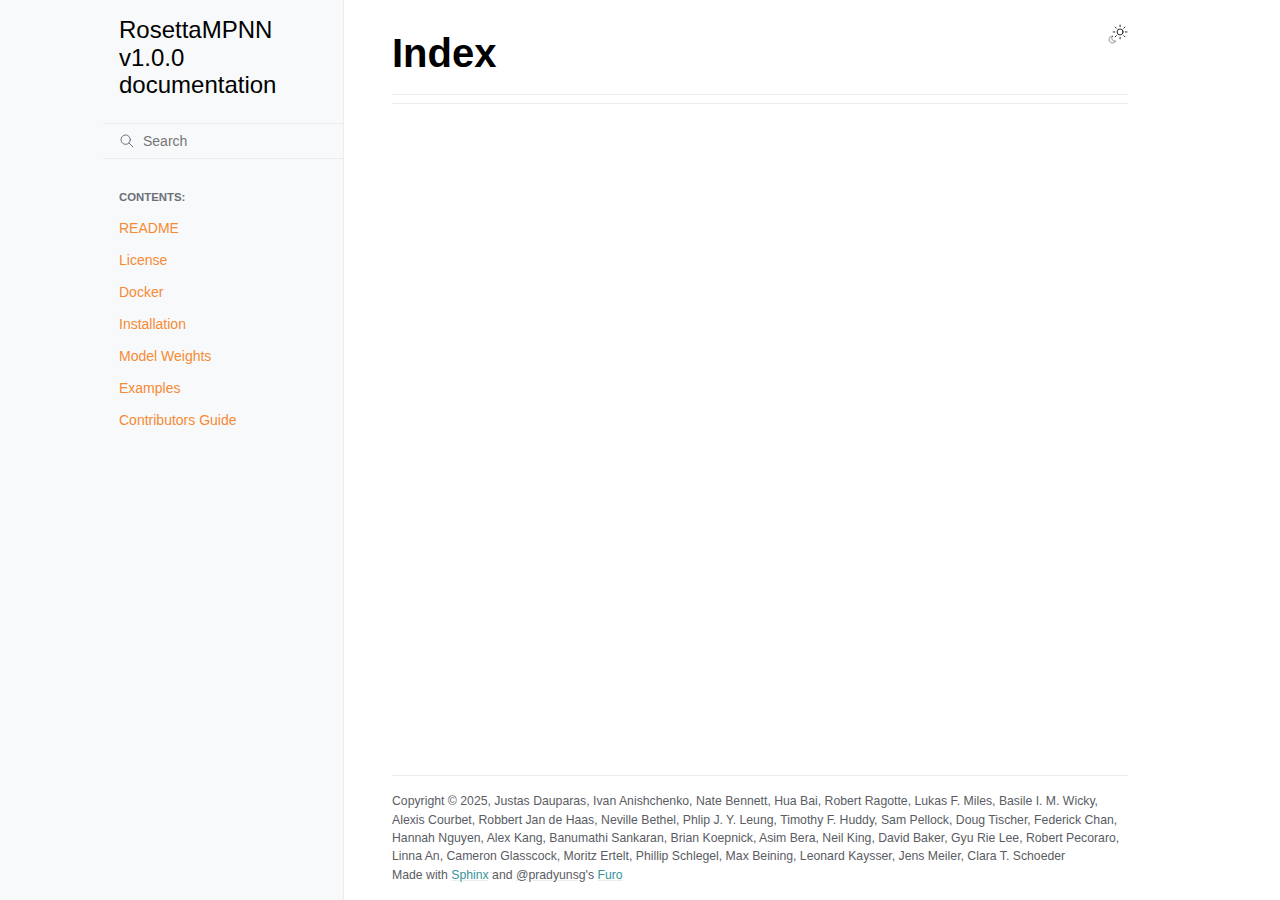
<file: genindex.html>
<!doctype html>
<html class="no-js" lang="en" data-content_root="./">
  <head><meta charset="utf-8"/>
    <meta name="viewport" content="width=device-width,initial-scale=1"/>
    <meta name="color-scheme" content="light dark"><link rel="index" title="Index" href="#" /><link rel="search" title="Search" href="search.html" />

    <!-- Generated with Sphinx 8.2.3 and Furo 2025.07.19 --><title>Index - RosettaMPNN v1.0.0 documentation</title>
<link rel="stylesheet" type="text/css" href="_static/pygments.css?v=acfd86a5" />
    <link rel="stylesheet" type="text/css" href="_static/styles/furo.css?v=25af2a20" />
    <link rel="stylesheet" type="text/css" href="_static/styles/furo-extensions.css?v=8dab3a3b" />
    
    


<style>
  body {
    --color-code-background: #f2f2f2;
  --color-code-foreground: #1e1e1e;
  --color-brand-primary: #F68A33;
  --color-brand-content: #37939B;
  --color-admonition-background: #FB35D6;
  --font-stack: Open Sans, sans-serif;
  --font-stack--headings: Open Sans, sans-serif;
  --color-background-hover: #DCE8E8ff;
  --color-announcement-background: #F68A33dd;
  --color-announcement-text: #070707;
  --color-brand-visited: #37939B;
  
  }
  @media not print {
    body[data-theme="dark"] {
      --color-code-background: #2b2b2b;
  --color-code-foreground: #f8f8f2;
  --color-brand-primary: #37939B;
  --color-brand-content: #F68A33;
  --color-admonition-background: #FB35D6;
  --font-stack: Open Sans, sans-serif;
  --font-stack--headings: Open Sans, sans-serif;
  --color-brand-visited: #37939B;
  
    }
    @media (prefers-color-scheme: dark) {
      body:not([data-theme="light"]) {
        --color-code-background: #2b2b2b;
  --color-code-foreground: #f8f8f2;
  --color-brand-primary: #37939B;
  --color-brand-content: #F68A33;
  --color-admonition-background: #FB35D6;
  --font-stack: Open Sans, sans-serif;
  --font-stack--headings: Open Sans, sans-serif;
  --color-brand-visited: #37939B;
  
      }
    }
  }
</style></head>
  <body>
    
    <script>
      document.body.dataset.theme = localStorage.getItem("theme") || "auto";
    </script>
    

<svg xmlns="http://www.w3.org/2000/svg" style="display: none;">
  <symbol id="svg-toc" viewBox="0 0 24 24">
    <title>Contents</title>
    <svg stroke="currentColor" fill="currentColor" stroke-width="0" viewBox="0 0 1024 1024">
      <path d="M408 442h480c4.4 0 8-3.6 8-8v-56c0-4.4-3.6-8-8-8H408c-4.4 0-8 3.6-8 8v56c0 4.4 3.6 8 8 8zm-8 204c0 4.4 3.6 8 8 8h480c4.4 0 8-3.6 8-8v-56c0-4.4-3.6-8-8-8H408c-4.4 0-8 3.6-8 8v56zm504-486H120c-4.4 0-8 3.6-8 8v56c0 4.4 3.6 8 8 8h784c4.4 0 8-3.6 8-8v-56c0-4.4-3.6-8-8-8zm0 632H120c-4.4 0-8 3.6-8 8v56c0 4.4 3.6 8 8 8h784c4.4 0 8-3.6 8-8v-56c0-4.4-3.6-8-8-8zM115.4 518.9L271.7 642c5.8 4.6 14.4.5 14.4-6.9V388.9c0-7.4-8.5-11.5-14.4-6.9L115.4 505.1a8.74 8.74 0 0 0 0 13.8z"/>
    </svg>
  </symbol>
  <symbol id="svg-menu" viewBox="0 0 24 24">
    <title>Menu</title>
    <svg xmlns="http://www.w3.org/2000/svg" viewBox="0 0 24 24" fill="none" stroke="currentColor"
      stroke-width="2" stroke-linecap="round" stroke-linejoin="round" class="feather-menu">
      <line x1="3" y1="12" x2="21" y2="12"></line>
      <line x1="3" y1="6" x2="21" y2="6"></line>
      <line x1="3" y1="18" x2="21" y2="18"></line>
    </svg>
  </symbol>
  <symbol id="svg-arrow-right" viewBox="0 0 24 24">
    <title>Expand</title>
    <svg xmlns="http://www.w3.org/2000/svg" viewBox="0 0 24 24" fill="none" stroke="currentColor"
      stroke-width="2" stroke-linecap="round" stroke-linejoin="round" class="feather-chevron-right">
      <polyline points="9 18 15 12 9 6"></polyline>
    </svg>
  </symbol>
  <symbol id="svg-sun" viewBox="0 0 24 24">
    <title>Light mode</title>
    <svg xmlns="http://www.w3.org/2000/svg" viewBox="0 0 24 24" fill="none" stroke="currentColor"
      stroke-width="1" stroke-linecap="round" stroke-linejoin="round" class="feather-sun">
      <circle cx="12" cy="12" r="5"></circle>
      <line x1="12" y1="1" x2="12" y2="3"></line>
      <line x1="12" y1="21" x2="12" y2="23"></line>
      <line x1="4.22" y1="4.22" x2="5.64" y2="5.64"></line>
      <line x1="18.36" y1="18.36" x2="19.78" y2="19.78"></line>
      <line x1="1" y1="12" x2="3" y2="12"></line>
      <line x1="21" y1="12" x2="23" y2="12"></line>
      <line x1="4.22" y1="19.78" x2="5.64" y2="18.36"></line>
      <line x1="18.36" y1="5.64" x2="19.78" y2="4.22"></line>
    </svg>
  </symbol>
  <symbol id="svg-moon" viewBox="0 0 24 24">
    <title>Dark mode</title>
    <svg xmlns="http://www.w3.org/2000/svg" viewBox="0 0 24 24" fill="none" stroke="currentColor"
      stroke-width="1" stroke-linecap="round" stroke-linejoin="round" class="icon-tabler-moon">
      <path stroke="none" d="M0 0h24v24H0z" fill="none" />
      <path d="M12 3c.132 0 .263 0 .393 0a7.5 7.5 0 0 0 7.92 12.446a9 9 0 1 1 -8.313 -12.454z" />
    </svg>
  </symbol>
  <symbol id="svg-sun-with-moon" viewBox="0 0 24 24">
    <title>Auto light/dark, in light mode</title>
    <svg xmlns="http://www.w3.org/2000/svg" viewBox="0 0 24 24" fill="none" stroke="currentColor"
      stroke-width="1" stroke-linecap="round" stroke-linejoin="round"
      class="icon-custom-derived-from-feather-sun-and-tabler-moon">
      <path style="opacity: 50%" d="M 5.411 14.504 C 5.471 14.504 5.532 14.504 5.591 14.504 C 3.639 16.319 4.383 19.569 6.931 20.352 C 7.693 20.586 8.512 20.551 9.25 20.252 C 8.023 23.207 4.056 23.725 2.11 21.184 C 0.166 18.642 1.702 14.949 4.874 14.536 C 5.051 14.512 5.231 14.5 5.411 14.5 L 5.411 14.504 Z"/>
      <line x1="14.5" y1="3.25" x2="14.5" y2="1.25"/>
      <line x1="14.5" y1="15.85" x2="14.5" y2="17.85"/>
      <line x1="10.044" y1="5.094" x2="8.63" y2="3.68"/>
      <line x1="19" y1="14.05" x2="20.414" y2="15.464"/>
      <line x1="8.2" y1="9.55" x2="6.2" y2="9.55"/>
      <line x1="20.8" y1="9.55" x2="22.8" y2="9.55"/>
      <line x1="10.044" y1="14.006" x2="8.63" y2="15.42"/>
      <line x1="19" y1="5.05" x2="20.414" y2="3.636"/>
      <circle cx="14.5" cy="9.55" r="3.6"/>
    </svg>
  </symbol>
  <symbol id="svg-moon-with-sun" viewBox="0 0 24 24">
    <title>Auto light/dark, in dark mode</title>
    <svg xmlns="http://www.w3.org/2000/svg" viewBox="0 0 24 24" fill="none" stroke="currentColor"
      stroke-width="1" stroke-linecap="round" stroke-linejoin="round"
      class="icon-custom-derived-from-feather-sun-and-tabler-moon">
      <path d="M 8.282 7.007 C 8.385 7.007 8.494 7.007 8.595 7.007 C 5.18 10.184 6.481 15.869 10.942 17.24 C 12.275 17.648 13.706 17.589 15 17.066 C 12.851 22.236 5.91 23.143 2.505 18.696 C -0.897 14.249 1.791 7.786 7.342 7.063 C 7.652 7.021 7.965 7 8.282 7 L 8.282 7.007 Z"/>
      <line style="opacity: 50%" x1="18" y1="3.705" x2="18" y2="2.5"/>
      <line style="opacity: 50%" x1="18" y1="11.295" x2="18" y2="12.5"/>
      <line style="opacity: 50%" x1="15.316" y1="4.816" x2="14.464" y2="3.964"/>
      <line style="opacity: 50%" x1="20.711" y1="10.212" x2="21.563" y2="11.063"/>
      <line style="opacity: 50%" x1="14.205" y1="7.5" x2="13.001" y2="7.5"/>
      <line style="opacity: 50%" x1="21.795" y1="7.5" x2="23" y2="7.5"/>
      <line style="opacity: 50%" x1="15.316" y1="10.184" x2="14.464" y2="11.036"/>
      <line style="opacity: 50%" x1="20.711" y1="4.789" x2="21.563" y2="3.937"/>
      <circle style="opacity: 50%" cx="18" cy="7.5" r="2.169"/>
    </svg>
  </symbol>
  <symbol id="svg-pencil" viewBox="0 0 24 24">
    <svg xmlns="http://www.w3.org/2000/svg" viewBox="0 0 24 24" fill="none" stroke="currentColor"
      stroke-width="1" stroke-linecap="round" stroke-linejoin="round" class="icon-tabler-pencil-code">
      <path d="M4 20h4l10.5 -10.5a2.828 2.828 0 1 0 -4 -4l-10.5 10.5v4" />
      <path d="M13.5 6.5l4 4" />
      <path d="M20 21l2 -2l-2 -2" />
      <path d="M17 17l-2 2l2 2" />
    </svg>
  </symbol>
  <symbol id="svg-eye" viewBox="0 0 24 24">
    <svg xmlns="http://www.w3.org/2000/svg" viewBox="0 0 24 24" fill="none" stroke="currentColor"
      stroke-width="1" stroke-linecap="round" stroke-linejoin="round" class="icon-tabler-eye-code">
      <path stroke="none" d="M0 0h24v24H0z" fill="none" />
      <path d="M10 12a2 2 0 1 0 4 0a2 2 0 0 0 -4 0" />
      <path
        d="M11.11 17.958c-3.209 -.307 -5.91 -2.293 -8.11 -5.958c2.4 -4 5.4 -6 9 -6c3.6 0 6.6 2 9 6c-.21 .352 -.427 .688 -.647 1.008" />
      <path d="M20 21l2 -2l-2 -2" />
      <path d="M17 17l-2 2l2 2" />
    </svg>
  </symbol>
</svg>

<input type="checkbox" class="sidebar-toggle" name="__navigation" id="__navigation">
<input type="checkbox" class="sidebar-toggle" name="__toc" id="__toc">
<label class="overlay sidebar-overlay" for="__navigation">
  <div class="visually-hidden">Hide navigation sidebar</div>
</label>
<label class="overlay toc-overlay" for="__toc">
  <div class="visually-hidden">Hide table of contents sidebar</div>
</label>

<a class="skip-to-content muted-link" href="#furo-main-content">Skip to content</a>



<div class="page">
  <header class="mobile-header">
    <div class="header-left">
      <label class="nav-overlay-icon" for="__navigation">
        <div class="visually-hidden">Toggle site navigation sidebar</div>
        <i class="icon"><svg><use href="#svg-menu"></use></svg></i>
      </label>
    </div>
    <div class="header-center">
      <a href="index.html"><div class="brand">RosettaMPNN v1.0.0 documentation</div></a>
    </div>
    <div class="header-right">
      <div class="theme-toggle-container theme-toggle-header">
        <button class="theme-toggle">
          <div class="visually-hidden">Toggle Light / Dark / Auto color theme</div>
          <svg class="theme-icon-when-auto-light"><use href="#svg-sun-with-moon"></use></svg>
          <svg class="theme-icon-when-auto-dark"><use href="#svg-moon-with-sun"></use></svg>
          <svg class="theme-icon-when-dark"><use href="#svg-moon"></use></svg>
          <svg class="theme-icon-when-light"><use href="#svg-sun"></use></svg>
        </button>
      </div>
      <label class="toc-overlay-icon toc-header-icon no-toc" for="__toc">
        <div class="visually-hidden">Toggle table of contents sidebar</div>
        <i class="icon"><svg><use href="#svg-toc"></use></svg></i>
      </label>
    </div>
  </header>
  <aside class="sidebar-drawer">
    <div class="sidebar-container">
      
      <div class="sidebar-sticky"><a class="sidebar-brand" href="index.html">
  
  <span class="sidebar-brand-text">RosettaMPNN v1.0.0 documentation</span>
  
</a><form class="sidebar-search-container" method="get" action="search.html" role="search">
  <input class="sidebar-search" placeholder="Search" name="q" aria-label="Search">
  <input type="hidden" name="check_keywords" value="yes">
  <input type="hidden" name="area" value="default">
</form>
<div id="searchbox"></div><div class="sidebar-scroll"><div class="sidebar-tree">
  <p class="caption" role="heading"><span class="caption-text">Contents:</span></p>
<ul>
<li class="toctree-l1"><a class="reference internal" href="readme_link.html">README</a></li>
<li class="toctree-l1"><a class="reference internal" href="license_link.html">License</a></li>
<li class="toctree-l1"><a class="reference internal" href="docker.html">Docker</a></li>
<li class="toctree-l1"><a class="reference internal" href="installation.html">Installation</a></li>
<li class="toctree-l1"><a class="reference internal" href="model_weights_ref.html">Model Weights</a></li>
<li class="toctree-l1"><a class="reference internal" href="examples.html">Examples</a></li>
<li class="toctree-l1"><a class="reference internal" href="contributors_guide.html">Contributors Guide</a></li>
</ul>

</div>
</div>

      </div>
      
    </div>
  </aside>
  <div class="main">
    <div class="content">
      <div class="article-container">
        <a href="#" class="back-to-top muted-link">
          <svg xmlns="http://www.w3.org/2000/svg" viewBox="0 0 24 24">
            <path d="M13 20h-2V8l-5.5 5.5-1.42-1.42L12 4.16l7.92 7.92-1.42 1.42L13 8v12z"></path>
          </svg>
          <span>Back to top</span>
        </a>
        <div class="content-icon-container">
          <div class="theme-toggle-container theme-toggle-content">
            <button class="theme-toggle">
              <div class="visually-hidden">Toggle Light / Dark / Auto color theme</div>
              <svg class="theme-icon-when-auto-light"><use href="#svg-sun-with-moon"></use></svg>
              <svg class="theme-icon-when-auto-dark"><use href="#svg-moon-with-sun"></use></svg>
              <svg class="theme-icon-when-dark"><use href="#svg-moon"></use></svg>
              <svg class="theme-icon-when-light"><use href="#svg-sun"></use></svg>
            </button>
          </div>
          <label class="toc-overlay-icon toc-content-icon no-toc" for="__toc">
            <div class="visually-hidden">Toggle table of contents sidebar</div>
            <i class="icon"><svg><use href="#svg-toc"></use></svg></i>
          </label>
        </div>
        <article role="main" id="furo-main-content">
          
<section class="genindex-section">
  <h1 id="index">Index</h1>
  <div class="genindex-jumpbox"></div>
</section>

        </article>
      </div>
      <footer>
        
        <div class="related-pages">
          
          
        </div>
        <div class="bottom-of-page">
          <div class="left-details">
            <div class="copyright">
                Copyright &#169; 2025, Justas Dauparas, Ivan Anishchenko, Nate Bennett, Hua Bai, Robert Ragotte, Lukas F. Miles, Basile I. M. Wicky, Alexis Courbet, Robbert Jan de Haas, Neville Bethel, Phlip J. Y. Leung, Timothy F. Huddy, Sam Pellock, Doug Tischer, Federick Chan, Hannah Nguyen, Alex Kang, Banumathi Sankaran, Brian Koepnick, Asim Bera, Neil King, David Baker, Gyu Rie Lee, Robert Pecoraro, Linna An, Cameron Glasscock, Moritz Ertelt, Phillip Schlegel, Max Beining, Leonard Kaysser, Jens Meiler, Clara T. Schoeder
            </div>
            Made with <a href="https://www.sphinx-doc.org/">Sphinx</a> and <a class="muted-link" href="https://pradyunsg.me">@pradyunsg</a>'s
            
            <a href="https://github.com/pradyunsg/furo">Furo</a>
            
          </div>
          <div class="right-details">
            
          </div>
        </div>
        
      </footer>
    </div>
    <aside class="toc-drawer no-toc">
      
      
      
    </aside>
  </div>
</div><script src="_static/documentation_options.js?v=76e2d817"></script>
    <script src="_static/doctools.js?v=9bcbadda"></script>
    <script src="_static/sphinx_highlight.js?v=dc90522c"></script>
    <script src="_static/scripts/furo.js?v=46bd48cc"></script>
    </body>
</html>
</file>
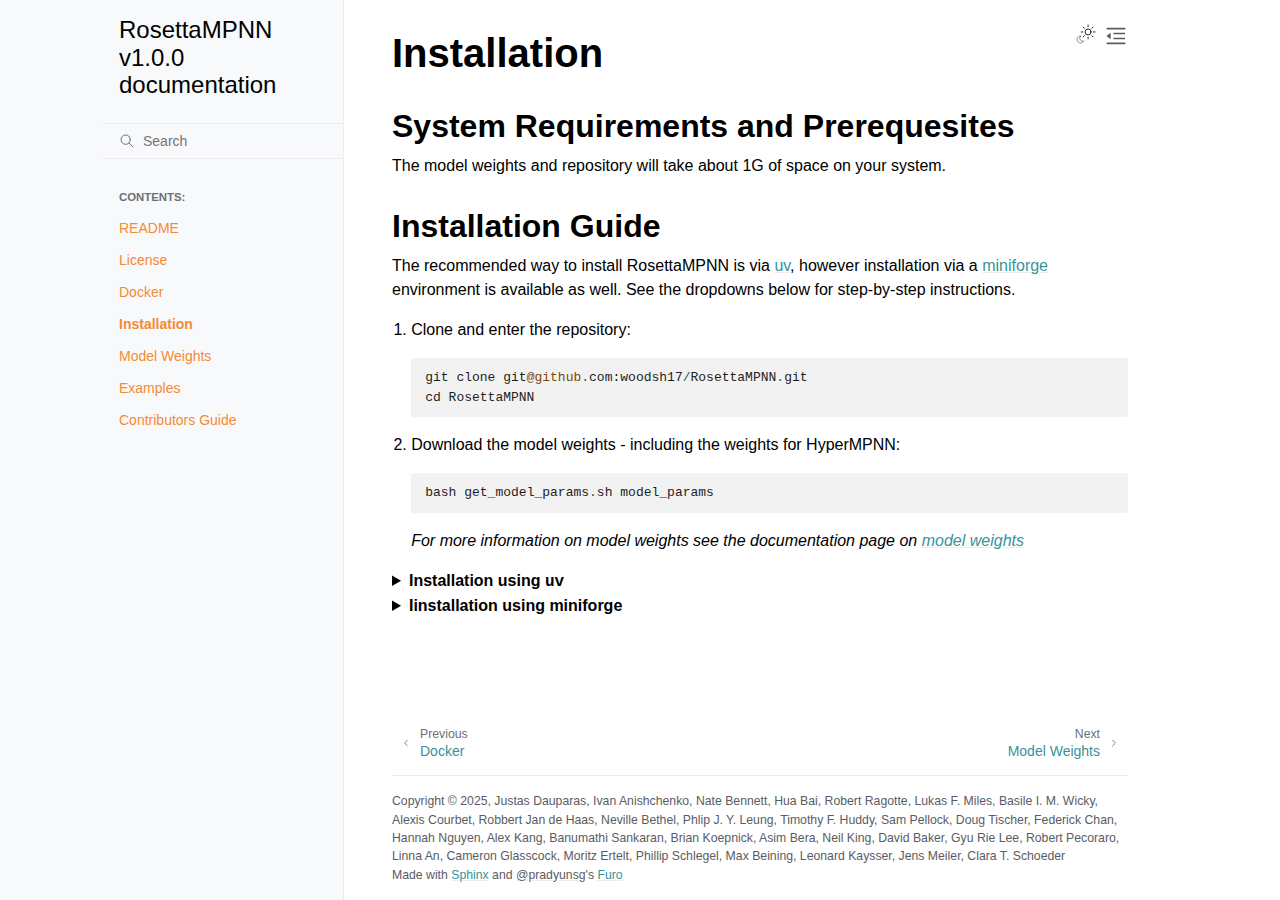
<file: installation.html>
<!doctype html>
<html class="no-js" lang="en" data-content_root="./">
  <head><meta charset="utf-8"/>
    <meta name="viewport" content="width=device-width,initial-scale=1"/>
    <meta name="color-scheme" content="light dark"><meta name="viewport" content="width=device-width, initial-scale=1" />
<link rel="index" title="Index" href="genindex.html" /><link rel="search" title="Search" href="search.html" /><link rel="next" title="Model Weights" href="model_weights_ref.html" /><link rel="prev" title="Docker" href="docker.html" />

    <!-- Generated with Sphinx 8.2.3 and Furo 2025.07.19 -->
        <title>Installation - RosettaMPNN v1.0.0 documentation</title>
      <link rel="stylesheet" type="text/css" href="_static/pygments.css?v=acfd86a5" />
    <link rel="stylesheet" type="text/css" href="_static/styles/furo.css?v=25af2a20" />
    <link rel="stylesheet" type="text/css" href="_static/styles/furo-extensions.css?v=8dab3a3b" />
    
    


<style>
  body {
    --color-code-background: #f2f2f2;
  --color-code-foreground: #1e1e1e;
  --color-brand-primary: #F68A33;
  --color-brand-content: #37939B;
  --color-admonition-background: #FB35D6;
  --font-stack: Open Sans, sans-serif;
  --font-stack--headings: Open Sans, sans-serif;
  --color-background-hover: #DCE8E8ff;
  --color-announcement-background: #F68A33dd;
  --color-announcement-text: #070707;
  --color-brand-visited: #37939B;
  
  }
  @media not print {
    body[data-theme="dark"] {
      --color-code-background: #2b2b2b;
  --color-code-foreground: #f8f8f2;
  --color-brand-primary: #37939B;
  --color-brand-content: #F68A33;
  --color-admonition-background: #FB35D6;
  --font-stack: Open Sans, sans-serif;
  --font-stack--headings: Open Sans, sans-serif;
  --color-brand-visited: #37939B;
  
    }
    @media (prefers-color-scheme: dark) {
      body:not([data-theme="light"]) {
        --color-code-background: #2b2b2b;
  --color-code-foreground: #f8f8f2;
  --color-brand-primary: #37939B;
  --color-brand-content: #F68A33;
  --color-admonition-background: #FB35D6;
  --font-stack: Open Sans, sans-serif;
  --font-stack--headings: Open Sans, sans-serif;
  --color-brand-visited: #37939B;
  
      }
    }
  }
</style></head>
  <body>
    
    <script>
      document.body.dataset.theme = localStorage.getItem("theme") || "auto";
    </script>
    

<svg xmlns="http://www.w3.org/2000/svg" style="display: none;">
  <symbol id="svg-toc" viewBox="0 0 24 24">
    <title>Contents</title>
    <svg stroke="currentColor" fill="currentColor" stroke-width="0" viewBox="0 0 1024 1024">
      <path d="M408 442h480c4.4 0 8-3.6 8-8v-56c0-4.4-3.6-8-8-8H408c-4.4 0-8 3.6-8 8v56c0 4.4 3.6 8 8 8zm-8 204c0 4.4 3.6 8 8 8h480c4.4 0 8-3.6 8-8v-56c0-4.4-3.6-8-8-8H408c-4.4 0-8 3.6-8 8v56zm504-486H120c-4.4 0-8 3.6-8 8v56c0 4.4 3.6 8 8 8h784c4.4 0 8-3.6 8-8v-56c0-4.4-3.6-8-8-8zm0 632H120c-4.4 0-8 3.6-8 8v56c0 4.4 3.6 8 8 8h784c4.4 0 8-3.6 8-8v-56c0-4.4-3.6-8-8-8zM115.4 518.9L271.7 642c5.8 4.6 14.4.5 14.4-6.9V388.9c0-7.4-8.5-11.5-14.4-6.9L115.4 505.1a8.74 8.74 0 0 0 0 13.8z"/>
    </svg>
  </symbol>
  <symbol id="svg-menu" viewBox="0 0 24 24">
    <title>Menu</title>
    <svg xmlns="http://www.w3.org/2000/svg" viewBox="0 0 24 24" fill="none" stroke="currentColor"
      stroke-width="2" stroke-linecap="round" stroke-linejoin="round" class="feather-menu">
      <line x1="3" y1="12" x2="21" y2="12"></line>
      <line x1="3" y1="6" x2="21" y2="6"></line>
      <line x1="3" y1="18" x2="21" y2="18"></line>
    </svg>
  </symbol>
  <symbol id="svg-arrow-right" viewBox="0 0 24 24">
    <title>Expand</title>
    <svg xmlns="http://www.w3.org/2000/svg" viewBox="0 0 24 24" fill="none" stroke="currentColor"
      stroke-width="2" stroke-linecap="round" stroke-linejoin="round" class="feather-chevron-right">
      <polyline points="9 18 15 12 9 6"></polyline>
    </svg>
  </symbol>
  <symbol id="svg-sun" viewBox="0 0 24 24">
    <title>Light mode</title>
    <svg xmlns="http://www.w3.org/2000/svg" viewBox="0 0 24 24" fill="none" stroke="currentColor"
      stroke-width="1" stroke-linecap="round" stroke-linejoin="round" class="feather-sun">
      <circle cx="12" cy="12" r="5"></circle>
      <line x1="12" y1="1" x2="12" y2="3"></line>
      <line x1="12" y1="21" x2="12" y2="23"></line>
      <line x1="4.22" y1="4.22" x2="5.64" y2="5.64"></line>
      <line x1="18.36" y1="18.36" x2="19.78" y2="19.78"></line>
      <line x1="1" y1="12" x2="3" y2="12"></line>
      <line x1="21" y1="12" x2="23" y2="12"></line>
      <line x1="4.22" y1="19.78" x2="5.64" y2="18.36"></line>
      <line x1="18.36" y1="5.64" x2="19.78" y2="4.22"></line>
    </svg>
  </symbol>
  <symbol id="svg-moon" viewBox="0 0 24 24">
    <title>Dark mode</title>
    <svg xmlns="http://www.w3.org/2000/svg" viewBox="0 0 24 24" fill="none" stroke="currentColor"
      stroke-width="1" stroke-linecap="round" stroke-linejoin="round" class="icon-tabler-moon">
      <path stroke="none" d="M0 0h24v24H0z" fill="none" />
      <path d="M12 3c.132 0 .263 0 .393 0a7.5 7.5 0 0 0 7.92 12.446a9 9 0 1 1 -8.313 -12.454z" />
    </svg>
  </symbol>
  <symbol id="svg-sun-with-moon" viewBox="0 0 24 24">
    <title>Auto light/dark, in light mode</title>
    <svg xmlns="http://www.w3.org/2000/svg" viewBox="0 0 24 24" fill="none" stroke="currentColor"
      stroke-width="1" stroke-linecap="round" stroke-linejoin="round"
      class="icon-custom-derived-from-feather-sun-and-tabler-moon">
      <path style="opacity: 50%" d="M 5.411 14.504 C 5.471 14.504 5.532 14.504 5.591 14.504 C 3.639 16.319 4.383 19.569 6.931 20.352 C 7.693 20.586 8.512 20.551 9.25 20.252 C 8.023 23.207 4.056 23.725 2.11 21.184 C 0.166 18.642 1.702 14.949 4.874 14.536 C 5.051 14.512 5.231 14.5 5.411 14.5 L 5.411 14.504 Z"/>
      <line x1="14.5" y1="3.25" x2="14.5" y2="1.25"/>
      <line x1="14.5" y1="15.85" x2="14.5" y2="17.85"/>
      <line x1="10.044" y1="5.094" x2="8.63" y2="3.68"/>
      <line x1="19" y1="14.05" x2="20.414" y2="15.464"/>
      <line x1="8.2" y1="9.55" x2="6.2" y2="9.55"/>
      <line x1="20.8" y1="9.55" x2="22.8" y2="9.55"/>
      <line x1="10.044" y1="14.006" x2="8.63" y2="15.42"/>
      <line x1="19" y1="5.05" x2="20.414" y2="3.636"/>
      <circle cx="14.5" cy="9.55" r="3.6"/>
    </svg>
  </symbol>
  <symbol id="svg-moon-with-sun" viewBox="0 0 24 24">
    <title>Auto light/dark, in dark mode</title>
    <svg xmlns="http://www.w3.org/2000/svg" viewBox="0 0 24 24" fill="none" stroke="currentColor"
      stroke-width="1" stroke-linecap="round" stroke-linejoin="round"
      class="icon-custom-derived-from-feather-sun-and-tabler-moon">
      <path d="M 8.282 7.007 C 8.385 7.007 8.494 7.007 8.595 7.007 C 5.18 10.184 6.481 15.869 10.942 17.24 C 12.275 17.648 13.706 17.589 15 17.066 C 12.851 22.236 5.91 23.143 2.505 18.696 C -0.897 14.249 1.791 7.786 7.342 7.063 C 7.652 7.021 7.965 7 8.282 7 L 8.282 7.007 Z"/>
      <line style="opacity: 50%" x1="18" y1="3.705" x2="18" y2="2.5"/>
      <line style="opacity: 50%" x1="18" y1="11.295" x2="18" y2="12.5"/>
      <line style="opacity: 50%" x1="15.316" y1="4.816" x2="14.464" y2="3.964"/>
      <line style="opacity: 50%" x1="20.711" y1="10.212" x2="21.563" y2="11.063"/>
      <line style="opacity: 50%" x1="14.205" y1="7.5" x2="13.001" y2="7.5"/>
      <line style="opacity: 50%" x1="21.795" y1="7.5" x2="23" y2="7.5"/>
      <line style="opacity: 50%" x1="15.316" y1="10.184" x2="14.464" y2="11.036"/>
      <line style="opacity: 50%" x1="20.711" y1="4.789" x2="21.563" y2="3.937"/>
      <circle style="opacity: 50%" cx="18" cy="7.5" r="2.169"/>
    </svg>
  </symbol>
  <symbol id="svg-pencil" viewBox="0 0 24 24">
    <svg xmlns="http://www.w3.org/2000/svg" viewBox="0 0 24 24" fill="none" stroke="currentColor"
      stroke-width="1" stroke-linecap="round" stroke-linejoin="round" class="icon-tabler-pencil-code">
      <path d="M4 20h4l10.5 -10.5a2.828 2.828 0 1 0 -4 -4l-10.5 10.5v4" />
      <path d="M13.5 6.5l4 4" />
      <path d="M20 21l2 -2l-2 -2" />
      <path d="M17 17l-2 2l2 2" />
    </svg>
  </symbol>
  <symbol id="svg-eye" viewBox="0 0 24 24">
    <svg xmlns="http://www.w3.org/2000/svg" viewBox="0 0 24 24" fill="none" stroke="currentColor"
      stroke-width="1" stroke-linecap="round" stroke-linejoin="round" class="icon-tabler-eye-code">
      <path stroke="none" d="M0 0h24v24H0z" fill="none" />
      <path d="M10 12a2 2 0 1 0 4 0a2 2 0 0 0 -4 0" />
      <path
        d="M11.11 17.958c-3.209 -.307 -5.91 -2.293 -8.11 -5.958c2.4 -4 5.4 -6 9 -6c3.6 0 6.6 2 9 6c-.21 .352 -.427 .688 -.647 1.008" />
      <path d="M20 21l2 -2l-2 -2" />
      <path d="M17 17l-2 2l2 2" />
    </svg>
  </symbol>
</svg>

<input type="checkbox" class="sidebar-toggle" name="__navigation" id="__navigation">
<input type="checkbox" class="sidebar-toggle" name="__toc" id="__toc">
<label class="overlay sidebar-overlay" for="__navigation">
  <div class="visually-hidden">Hide navigation sidebar</div>
</label>
<label class="overlay toc-overlay" for="__toc">
  <div class="visually-hidden">Hide table of contents sidebar</div>
</label>

<a class="skip-to-content muted-link" href="#furo-main-content">Skip to content</a>



<div class="page">
  <header class="mobile-header">
    <div class="header-left">
      <label class="nav-overlay-icon" for="__navigation">
        <div class="visually-hidden">Toggle site navigation sidebar</div>
        <i class="icon"><svg><use href="#svg-menu"></use></svg></i>
      </label>
    </div>
    <div class="header-center">
      <a href="index.html"><div class="brand">RosettaMPNN v1.0.0 documentation</div></a>
    </div>
    <div class="header-right">
      <div class="theme-toggle-container theme-toggle-header">
        <button class="theme-toggle">
          <div class="visually-hidden">Toggle Light / Dark / Auto color theme</div>
          <svg class="theme-icon-when-auto-light"><use href="#svg-sun-with-moon"></use></svg>
          <svg class="theme-icon-when-auto-dark"><use href="#svg-moon-with-sun"></use></svg>
          <svg class="theme-icon-when-dark"><use href="#svg-moon"></use></svg>
          <svg class="theme-icon-when-light"><use href="#svg-sun"></use></svg>
        </button>
      </div>
      <label class="toc-overlay-icon toc-header-icon" for="__toc">
        <div class="visually-hidden">Toggle table of contents sidebar</div>
        <i class="icon"><svg><use href="#svg-toc"></use></svg></i>
      </label>
    </div>
  </header>
  <aside class="sidebar-drawer">
    <div class="sidebar-container">
      
      <div class="sidebar-sticky"><a class="sidebar-brand" href="index.html">
  
  <span class="sidebar-brand-text">RosettaMPNN v1.0.0 documentation</span>
  
</a><form class="sidebar-search-container" method="get" action="search.html" role="search">
  <input class="sidebar-search" placeholder="Search" name="q" aria-label="Search">
  <input type="hidden" name="check_keywords" value="yes">
  <input type="hidden" name="area" value="default">
</form>
<div id="searchbox"></div><div class="sidebar-scroll"><div class="sidebar-tree">
  <p class="caption" role="heading"><span class="caption-text">Contents:</span></p>
<ul class="current">
<li class="toctree-l1"><a class="reference internal" href="readme_link.html">README</a></li>
<li class="toctree-l1"><a class="reference internal" href="license_link.html">License</a></li>
<li class="toctree-l1"><a class="reference internal" href="docker.html">Docker</a></li>
<li class="toctree-l1 current current-page"><a class="current reference internal" href="#">Installation</a></li>
<li class="toctree-l1"><a class="reference internal" href="model_weights_ref.html">Model Weights</a></li>
<li class="toctree-l1"><a class="reference internal" href="examples.html">Examples</a></li>
<li class="toctree-l1"><a class="reference internal" href="contributors_guide.html">Contributors Guide</a></li>
</ul>

</div>
</div>

      </div>
      
    </div>
  </aside>
  <div class="main">
    <div class="content">
      <div class="article-container">
        <a href="#" class="back-to-top muted-link">
          <svg xmlns="http://www.w3.org/2000/svg" viewBox="0 0 24 24">
            <path d="M13 20h-2V8l-5.5 5.5-1.42-1.42L12 4.16l7.92 7.92-1.42 1.42L13 8v12z"></path>
          </svg>
          <span>Back to top</span>
        </a>
        <div class="content-icon-container">
          
<div class="theme-toggle-container theme-toggle-content">
            <button class="theme-toggle">
              <div class="visually-hidden">Toggle Light / Dark / Auto color theme</div>
              <svg class="theme-icon-when-auto-light"><use href="#svg-sun-with-moon"></use></svg>
              <svg class="theme-icon-when-auto-dark"><use href="#svg-moon-with-sun"></use></svg>
              <svg class="theme-icon-when-dark"><use href="#svg-moon"></use></svg>
              <svg class="theme-icon-when-light"><use href="#svg-sun"></use></svg>
            </button>
          </div>
          <label class="toc-overlay-icon toc-content-icon" for="__toc">
            <div class="visually-hidden">Toggle table of contents sidebar</div>
            <i class="icon"><svg><use href="#svg-toc"></use></svg></i>
          </label>
        </div>
        <article role="main" id="furo-main-content">
          <section id="installation">
<h1>Installation<a class="headerlink" href="#installation" title="Link to this heading">¶</a></h1>
<!--
If you're using a system with an AMD architecture, we recommend using the available [Docker image](docker.rst).
-->
<section id="system-requirements-and-prerequesites">
<h2>System Requirements and Prerequesites<a class="headerlink" href="#system-requirements-and-prerequesites" title="Link to this heading">¶</a></h2>
<p>The model weights and repository will take about 1G of space on your system.</p>
</section>
<section id="installation-guide">
<h2>Installation Guide<a class="headerlink" href="#installation-guide" title="Link to this heading">¶</a></h2>
<p>The recommended way to install RosettaMPNN is via <a class="reference external" href="https://docs.astral.sh/uv/">uv</a>, however installation via a <a class="reference external" href="https://github.com/conda-forge/miniforge">miniforge</a> environment is available as well. See the dropdowns below for step-by-step instructions.</p>
<ol class="arabic">
<li><p>Clone and enter the repository:</p>
<div class="highlight-default notranslate"><div class="highlight"><pre><span></span><span class="n">git</span> <span class="n">clone</span> <span class="n">git</span><span class="nd">@github</span><span class="o">.</span><span class="n">com</span><span class="p">:</span><span class="n">woodsh17</span><span class="o">/</span><span class="n">RosettaMPNN</span><span class="o">.</span><span class="n">git</span>
<span class="n">cd</span> <span class="n">RosettaMPNN</span>
</pre></div>
</div>
</li>
<li><p>Download the model weights - including the weights for HyperMPNN:</p>
<div class="highlight-default notranslate"><div class="highlight"><pre><span></span><span class="n">bash</span> <span class="n">get_model_params</span><span class="o">.</span><span class="n">sh</span> <span class="n">model_params</span>
</pre></div>
</div>
<p><em>For more information on model weights see the documentation page on <a class="reference internal" href="model_weights_ref.html"><span class="std std-doc">model weights</span></a></em></p>
</li>
</ol>
<details>
<summary><strong>Installation using <code>uv</code> </strong></summary>
<ol class="arabic" start="3">
<li><p>If you do not have <code class="docutils literal notranslate"><span class="pre">uv</span></code> installed, run:</p>
<div class="highlight-default notranslate"><div class="highlight"><pre><span></span><span class="n">curl</span> <span class="o">-</span><span class="n">LsSf</span> <span class="n">https</span><span class="p">:</span><span class="o">//</span><span class="n">astral</span><span class="o">.</span><span class="n">sh</span><span class="o">/</span><span class="n">uv</span><span class="o">/</span><span class="n">install</span><span class="o">.</span><span class="n">sh</span> <span class="o">|</span> <span class="n">sh</span>
</pre></div>
</div>
<ol class="arabic">
<li><p>(Optional) Create an alias (if necessary) to call <code class="docutils literal notranslate"><span class="pre">uv</span></code> without giving the full path:
When <code class="docutils literal notranslate"><span class="pre">uv</span></code> is installed on your system it will specify the path that it is installed to. Use that path to make the alias.</p>
<div class="highlight-default notranslate"><div class="highlight"><pre><span></span><span class="n">alias</span> <span class="n">uv</span><span class="o">=/</span><span class="n">path</span><span class="o">/</span><span class="n">to</span><span class="o">/</span><span class="n">installation</span><span class="o">/</span><span class="n">of</span><span class="o">/</span><span class="n">uv</span>
</pre></div>
</div>
<p>You can add this path to your <code class="docutils literal notranslate"><span class="pre">bash.rc</span></code> or <code class="docutils literal notranslate"><span class="pre">.zshrc</span></code> to have the alias automatically set when you use your terminal.</p>
</li>
</ol>
</li>
<li><p>Create a virutal environment using Python 3.11 and activate it</p>
<div class="highlight-default notranslate"><div class="highlight"><pre><span></span><span class="n">uv</span> <span class="n">venv</span> <span class="n">rosettampnn_venv</span> <span class="o">--</span><span class="n">python</span> <span class="mf">3.11</span>
<span class="n">source</span> <span class="n">rosettampnn_venv</span><span class="o">/</span><span class="nb">bin</span><span class="o">/</span><span class="n">activate</span>
</pre></div>
</div>
<p><strong>You will need to activate this environment whenever you run RosettaMPNN</strong></p>
</li>
<li><p>Install the dependencies:</p>
<ul>
<li><p>If CUDA is available:</p>
<div class="highlight-default notranslate"><div class="highlight"><pre><span></span><span class="n">uv</span> <span class="n">pip</span> <span class="n">install</span> <span class="o">-</span><span class="n">e</span> <span class="o">.</span><span class="p">[</span><span class="n">cuda</span><span class="p">]</span>
</pre></div>
</div>
</li>
<li><p>If CUDA is not available:</p>
<div class="highlight-default notranslate"><div class="highlight"><pre><span></span><span class="n">uv</span> <span class="n">pip</span> <span class="n">install</span> <span class="o">-</span><span class="n">e</span> <span class="o">.</span>
</pre></div>
</div>
</li>
</ul>
</li>
<li><p>Add RosettaMPNN to your PYTHONPATH:</p>
<div class="highlight-default notranslate"><div class="highlight"><pre><span></span>export PYTHONPATH=/path/to/RosettaMPNN:$PYTHONPATH
</pre></div>
</div>
<p><em>If you do not complete this step you will likely see a <code class="docutils literal notranslate"><span class="pre">ModuleNotFoundError:</span> <span class="pre">No</span> <span class="pre">module</span> <span class="pre">named</span> <span class="pre">'openfold'</span></code> error.</em></p>
</li>
</ol>
</details>
<details>
<summary><strong>Iinstallation using miniforge</strong></summary>
<ol class="arabic" start="3">
<li><p>Create a conda environment and activate it:</p>
<div class="highlight-default notranslate"><div class="highlight"><pre><span></span><span class="n">conda</span> <span class="n">create</span> <span class="o">-</span><span class="n">n</span> <span class="n">rosettampnn_env</span> <span class="n">python</span><span class="o">=</span><span class="mf">3.11</span>
<span class="n">conda</span> <span class="n">activate</span> <span class="n">rosettampnn_env</span>
</pre></div>
</div>
<p><strong>You will need to activate this environment whenever you run RosettaMPNN</strong></p>
</li>
<li><p>Install the dependencies:</p>
<ul>
<li><p>If CUDA is available:</p>
<div class="highlight-default notranslate"><div class="highlight"><pre><span></span><span class="n">pip</span> <span class="n">install</span> <span class="o">-</span><span class="n">r</span> <span class="n">requirements</span><span class="o">.</span><span class="n">txt</span>
<span class="n">pip</span> <span class="n">install</span> <span class="o">-</span><span class="n">e</span> <span class="o">.</span>
</pre></div>
</div>
</li>
<li><p>If CUDA is not availiable:</p>
<div class="highlight-default notranslate"><div class="highlight"><pre><span></span><span class="n">pip</span> <span class="n">install</span> <span class="o">-</span><span class="n">r</span> <span class="n">requirementts_no_nvidia_cuda</span><span class="o">.</span><span class="n">txt</span>
</pre></div>
</div>
</li>
</ul>
</li>
<li><p><em>(Optional but recommended)</em> Add RosettaMPNN to your PYTHONPATH:</p>
<div class="highlight-default notranslate"><div class="highlight"><pre><span></span>export PYTHONPATH=/PATH/TO/RosettaMPNN:$PYTHONPATH
</pre></div>
</div>
</li>
</ol>
</details>
</section>
</section>

        </article>
      </div>
      <footer>
        
        <div class="related-pages">
          <a class="next-page" href="model_weights_ref.html">
              <div class="page-info">
                <div class="context">
                  <span>Next</span>
                </div>
                <div class="title">Model Weights</div>
              </div>
              <svg class="furo-related-icon"><use href="#svg-arrow-right"></use></svg>
            </a>
          <a class="prev-page" href="docker.html">
              <svg class="furo-related-icon"><use href="#svg-arrow-right"></use></svg>
              <div class="page-info">
                <div class="context">
                  <span>Previous</span>
                </div>
                
                <div class="title">Docker</div>
                
              </div>
            </a>
        </div>
        <div class="bottom-of-page">
          <div class="left-details">
            <div class="copyright">
                Copyright &#169; 2025, Justas Dauparas, Ivan Anishchenko, Nate Bennett, Hua Bai, Robert Ragotte, Lukas F. Miles, Basile I. M. Wicky, Alexis Courbet, Robbert Jan de Haas, Neville Bethel, Phlip J. Y. Leung, Timothy F. Huddy, Sam Pellock, Doug Tischer, Federick Chan, Hannah Nguyen, Alex Kang, Banumathi Sankaran, Brian Koepnick, Asim Bera, Neil King, David Baker, Gyu Rie Lee, Robert Pecoraro, Linna An, Cameron Glasscock, Moritz Ertelt, Phillip Schlegel, Max Beining, Leonard Kaysser, Jens Meiler, Clara T. Schoeder
            </div>
            Made with <a href="https://www.sphinx-doc.org/">Sphinx</a> and <a class="muted-link" href="https://pradyunsg.me">@pradyunsg</a>'s
            
            <a href="https://github.com/pradyunsg/furo">Furo</a>
            
          </div>
          <div class="right-details">
            
          </div>
        </div>
        
      </footer>
    </div>
    <aside class="toc-drawer">
      
      
      <div class="toc-sticky toc-scroll">
        <div class="toc-title-container">
          <span class="toc-title">
            On this page
          </span>
        </div>
        <div class="toc-tree-container">
          <div class="toc-tree">
            <ul>
<li><a class="reference internal" href="#">Installation</a><ul>
<li><a class="reference internal" href="#system-requirements-and-prerequesites">System Requirements and Prerequesites</a></li>
<li><a class="reference internal" href="#installation-guide">Installation Guide</a></li>
</ul>
</li>
</ul>

          </div>
        </div>
      </div>
      
      
    </aside>
  </div>
</div><script src="_static/documentation_options.js?v=76e2d817"></script>
    <script src="_static/doctools.js?v=9bcbadda"></script>
    <script src="_static/sphinx_highlight.js?v=dc90522c"></script>
    <script src="_static/scripts/furo.js?v=46bd48cc"></script>
    </body>
</html>
</file>
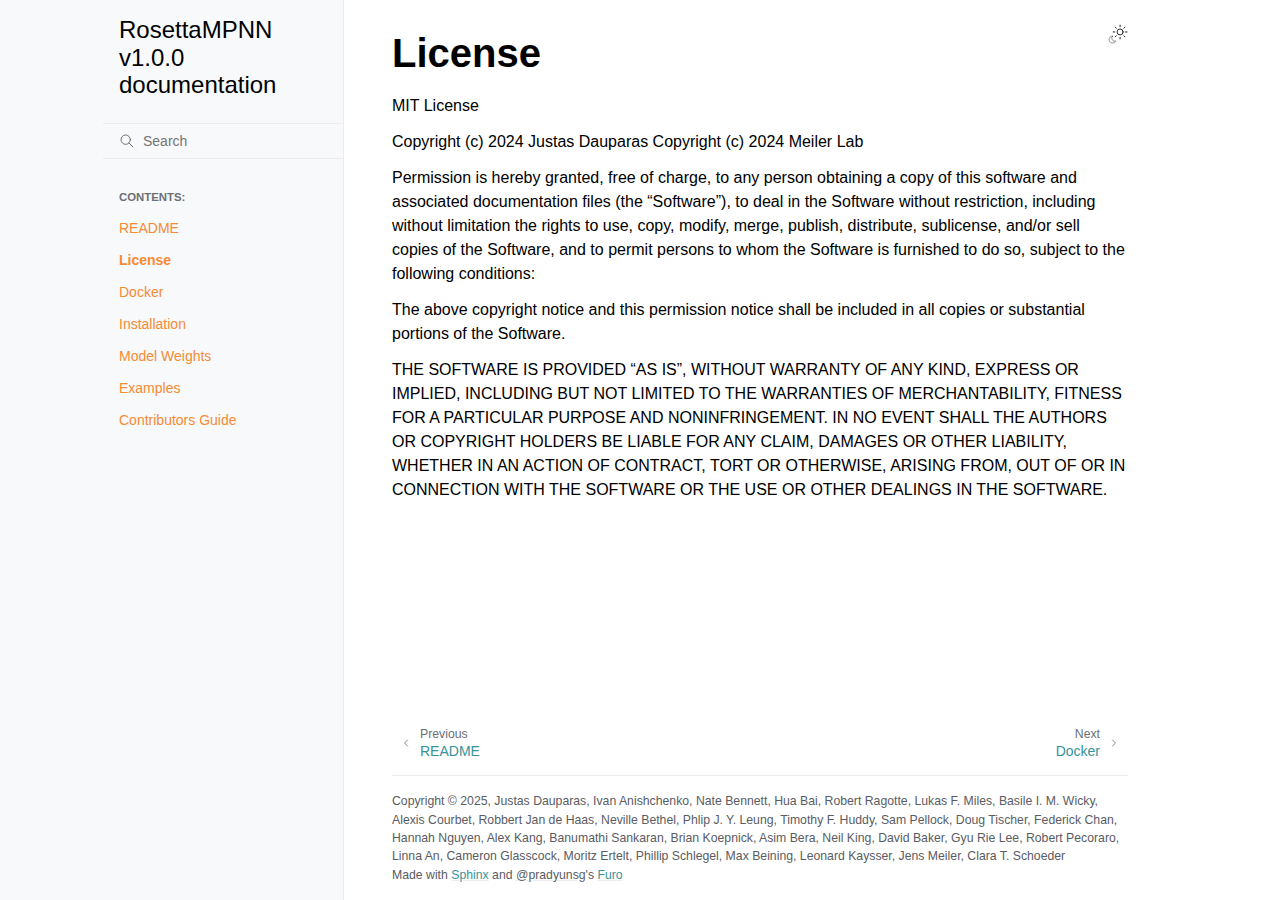
<file: license_link.html>
<!doctype html>
<html class="no-js" lang="en" data-content_root="./">
  <head><meta charset="utf-8"/>
    <meta name="viewport" content="width=device-width,initial-scale=1"/>
    <meta name="color-scheme" content="light dark"><meta name="viewport" content="width=device-width, initial-scale=1" />
<link rel="index" title="Index" href="genindex.html" /><link rel="search" title="Search" href="search.html" /><link rel="next" title="Docker" href="docker.html" /><link rel="prev" title="README" href="readme_link.html" />

    <!-- Generated with Sphinx 8.2.3 and Furo 2025.07.19 -->
        <title>License - RosettaMPNN v1.0.0 documentation</title>
      <link rel="stylesheet" type="text/css" href="_static/pygments.css?v=acfd86a5" />
    <link rel="stylesheet" type="text/css" href="_static/styles/furo.css?v=25af2a20" />
    <link rel="stylesheet" type="text/css" href="_static/styles/furo-extensions.css?v=8dab3a3b" />
    
    


<style>
  body {
    --color-code-background: #f2f2f2;
  --color-code-foreground: #1e1e1e;
  --color-brand-primary: #F68A33;
  --color-brand-content: #37939B;
  --color-admonition-background: #FB35D6;
  --font-stack: Open Sans, sans-serif;
  --font-stack--headings: Open Sans, sans-serif;
  --color-background-hover: #DCE8E8ff;
  --color-announcement-background: #F68A33dd;
  --color-announcement-text: #070707;
  --color-brand-visited: #37939B;
  
  }
  @media not print {
    body[data-theme="dark"] {
      --color-code-background: #2b2b2b;
  --color-code-foreground: #f8f8f2;
  --color-brand-primary: #37939B;
  --color-brand-content: #F68A33;
  --color-admonition-background: #FB35D6;
  --font-stack: Open Sans, sans-serif;
  --font-stack--headings: Open Sans, sans-serif;
  --color-brand-visited: #37939B;
  
    }
    @media (prefers-color-scheme: dark) {
      body:not([data-theme="light"]) {
        --color-code-background: #2b2b2b;
  --color-code-foreground: #f8f8f2;
  --color-brand-primary: #37939B;
  --color-brand-content: #F68A33;
  --color-admonition-background: #FB35D6;
  --font-stack: Open Sans, sans-serif;
  --font-stack--headings: Open Sans, sans-serif;
  --color-brand-visited: #37939B;
  
      }
    }
  }
</style></head>
  <body>
    
    <script>
      document.body.dataset.theme = localStorage.getItem("theme") || "auto";
    </script>
    

<svg xmlns="http://www.w3.org/2000/svg" style="display: none;">
  <symbol id="svg-toc" viewBox="0 0 24 24">
    <title>Contents</title>
    <svg stroke="currentColor" fill="currentColor" stroke-width="0" viewBox="0 0 1024 1024">
      <path d="M408 442h480c4.4 0 8-3.6 8-8v-56c0-4.4-3.6-8-8-8H408c-4.4 0-8 3.6-8 8v56c0 4.4 3.6 8 8 8zm-8 204c0 4.4 3.6 8 8 8h480c4.4 0 8-3.6 8-8v-56c0-4.4-3.6-8-8-8H408c-4.4 0-8 3.6-8 8v56zm504-486H120c-4.4 0-8 3.6-8 8v56c0 4.4 3.6 8 8 8h784c4.4 0 8-3.6 8-8v-56c0-4.4-3.6-8-8-8zm0 632H120c-4.4 0-8 3.6-8 8v56c0 4.4 3.6 8 8 8h784c4.4 0 8-3.6 8-8v-56c0-4.4-3.6-8-8-8zM115.4 518.9L271.7 642c5.8 4.6 14.4.5 14.4-6.9V388.9c0-7.4-8.5-11.5-14.4-6.9L115.4 505.1a8.74 8.74 0 0 0 0 13.8z"/>
    </svg>
  </symbol>
  <symbol id="svg-menu" viewBox="0 0 24 24">
    <title>Menu</title>
    <svg xmlns="http://www.w3.org/2000/svg" viewBox="0 0 24 24" fill="none" stroke="currentColor"
      stroke-width="2" stroke-linecap="round" stroke-linejoin="round" class="feather-menu">
      <line x1="3" y1="12" x2="21" y2="12"></line>
      <line x1="3" y1="6" x2="21" y2="6"></line>
      <line x1="3" y1="18" x2="21" y2="18"></line>
    </svg>
  </symbol>
  <symbol id="svg-arrow-right" viewBox="0 0 24 24">
    <title>Expand</title>
    <svg xmlns="http://www.w3.org/2000/svg" viewBox="0 0 24 24" fill="none" stroke="currentColor"
      stroke-width="2" stroke-linecap="round" stroke-linejoin="round" class="feather-chevron-right">
      <polyline points="9 18 15 12 9 6"></polyline>
    </svg>
  </symbol>
  <symbol id="svg-sun" viewBox="0 0 24 24">
    <title>Light mode</title>
    <svg xmlns="http://www.w3.org/2000/svg" viewBox="0 0 24 24" fill="none" stroke="currentColor"
      stroke-width="1" stroke-linecap="round" stroke-linejoin="round" class="feather-sun">
      <circle cx="12" cy="12" r="5"></circle>
      <line x1="12" y1="1" x2="12" y2="3"></line>
      <line x1="12" y1="21" x2="12" y2="23"></line>
      <line x1="4.22" y1="4.22" x2="5.64" y2="5.64"></line>
      <line x1="18.36" y1="18.36" x2="19.78" y2="19.78"></line>
      <line x1="1" y1="12" x2="3" y2="12"></line>
      <line x1="21" y1="12" x2="23" y2="12"></line>
      <line x1="4.22" y1="19.78" x2="5.64" y2="18.36"></line>
      <line x1="18.36" y1="5.64" x2="19.78" y2="4.22"></line>
    </svg>
  </symbol>
  <symbol id="svg-moon" viewBox="0 0 24 24">
    <title>Dark mode</title>
    <svg xmlns="http://www.w3.org/2000/svg" viewBox="0 0 24 24" fill="none" stroke="currentColor"
      stroke-width="1" stroke-linecap="round" stroke-linejoin="round" class="icon-tabler-moon">
      <path stroke="none" d="M0 0h24v24H0z" fill="none" />
      <path d="M12 3c.132 0 .263 0 .393 0a7.5 7.5 0 0 0 7.92 12.446a9 9 0 1 1 -8.313 -12.454z" />
    </svg>
  </symbol>
  <symbol id="svg-sun-with-moon" viewBox="0 0 24 24">
    <title>Auto light/dark, in light mode</title>
    <svg xmlns="http://www.w3.org/2000/svg" viewBox="0 0 24 24" fill="none" stroke="currentColor"
      stroke-width="1" stroke-linecap="round" stroke-linejoin="round"
      class="icon-custom-derived-from-feather-sun-and-tabler-moon">
      <path style="opacity: 50%" d="M 5.411 14.504 C 5.471 14.504 5.532 14.504 5.591 14.504 C 3.639 16.319 4.383 19.569 6.931 20.352 C 7.693 20.586 8.512 20.551 9.25 20.252 C 8.023 23.207 4.056 23.725 2.11 21.184 C 0.166 18.642 1.702 14.949 4.874 14.536 C 5.051 14.512 5.231 14.5 5.411 14.5 L 5.411 14.504 Z"/>
      <line x1="14.5" y1="3.25" x2="14.5" y2="1.25"/>
      <line x1="14.5" y1="15.85" x2="14.5" y2="17.85"/>
      <line x1="10.044" y1="5.094" x2="8.63" y2="3.68"/>
      <line x1="19" y1="14.05" x2="20.414" y2="15.464"/>
      <line x1="8.2" y1="9.55" x2="6.2" y2="9.55"/>
      <line x1="20.8" y1="9.55" x2="22.8" y2="9.55"/>
      <line x1="10.044" y1="14.006" x2="8.63" y2="15.42"/>
      <line x1="19" y1="5.05" x2="20.414" y2="3.636"/>
      <circle cx="14.5" cy="9.55" r="3.6"/>
    </svg>
  </symbol>
  <symbol id="svg-moon-with-sun" viewBox="0 0 24 24">
    <title>Auto light/dark, in dark mode</title>
    <svg xmlns="http://www.w3.org/2000/svg" viewBox="0 0 24 24" fill="none" stroke="currentColor"
      stroke-width="1" stroke-linecap="round" stroke-linejoin="round"
      class="icon-custom-derived-from-feather-sun-and-tabler-moon">
      <path d="M 8.282 7.007 C 8.385 7.007 8.494 7.007 8.595 7.007 C 5.18 10.184 6.481 15.869 10.942 17.24 C 12.275 17.648 13.706 17.589 15 17.066 C 12.851 22.236 5.91 23.143 2.505 18.696 C -0.897 14.249 1.791 7.786 7.342 7.063 C 7.652 7.021 7.965 7 8.282 7 L 8.282 7.007 Z"/>
      <line style="opacity: 50%" x1="18" y1="3.705" x2="18" y2="2.5"/>
      <line style="opacity: 50%" x1="18" y1="11.295" x2="18" y2="12.5"/>
      <line style="opacity: 50%" x1="15.316" y1="4.816" x2="14.464" y2="3.964"/>
      <line style="opacity: 50%" x1="20.711" y1="10.212" x2="21.563" y2="11.063"/>
      <line style="opacity: 50%" x1="14.205" y1="7.5" x2="13.001" y2="7.5"/>
      <line style="opacity: 50%" x1="21.795" y1="7.5" x2="23" y2="7.5"/>
      <line style="opacity: 50%" x1="15.316" y1="10.184" x2="14.464" y2="11.036"/>
      <line style="opacity: 50%" x1="20.711" y1="4.789" x2="21.563" y2="3.937"/>
      <circle style="opacity: 50%" cx="18" cy="7.5" r="2.169"/>
    </svg>
  </symbol>
  <symbol id="svg-pencil" viewBox="0 0 24 24">
    <svg xmlns="http://www.w3.org/2000/svg" viewBox="0 0 24 24" fill="none" stroke="currentColor"
      stroke-width="1" stroke-linecap="round" stroke-linejoin="round" class="icon-tabler-pencil-code">
      <path d="M4 20h4l10.5 -10.5a2.828 2.828 0 1 0 -4 -4l-10.5 10.5v4" />
      <path d="M13.5 6.5l4 4" />
      <path d="M20 21l2 -2l-2 -2" />
      <path d="M17 17l-2 2l2 2" />
    </svg>
  </symbol>
  <symbol id="svg-eye" viewBox="0 0 24 24">
    <svg xmlns="http://www.w3.org/2000/svg" viewBox="0 0 24 24" fill="none" stroke="currentColor"
      stroke-width="1" stroke-linecap="round" stroke-linejoin="round" class="icon-tabler-eye-code">
      <path stroke="none" d="M0 0h24v24H0z" fill="none" />
      <path d="M10 12a2 2 0 1 0 4 0a2 2 0 0 0 -4 0" />
      <path
        d="M11.11 17.958c-3.209 -.307 -5.91 -2.293 -8.11 -5.958c2.4 -4 5.4 -6 9 -6c3.6 0 6.6 2 9 6c-.21 .352 -.427 .688 -.647 1.008" />
      <path d="M20 21l2 -2l-2 -2" />
      <path d="M17 17l-2 2l2 2" />
    </svg>
  </symbol>
</svg>

<input type="checkbox" class="sidebar-toggle" name="__navigation" id="__navigation">
<input type="checkbox" class="sidebar-toggle" name="__toc" id="__toc">
<label class="overlay sidebar-overlay" for="__navigation">
  <div class="visually-hidden">Hide navigation sidebar</div>
</label>
<label class="overlay toc-overlay" for="__toc">
  <div class="visually-hidden">Hide table of contents sidebar</div>
</label>

<a class="skip-to-content muted-link" href="#furo-main-content">Skip to content</a>



<div class="page">
  <header class="mobile-header">
    <div class="header-left">
      <label class="nav-overlay-icon" for="__navigation">
        <div class="visually-hidden">Toggle site navigation sidebar</div>
        <i class="icon"><svg><use href="#svg-menu"></use></svg></i>
      </label>
    </div>
    <div class="header-center">
      <a href="index.html"><div class="brand">RosettaMPNN v1.0.0 documentation</div></a>
    </div>
    <div class="header-right">
      <div class="theme-toggle-container theme-toggle-header">
        <button class="theme-toggle">
          <div class="visually-hidden">Toggle Light / Dark / Auto color theme</div>
          <svg class="theme-icon-when-auto-light"><use href="#svg-sun-with-moon"></use></svg>
          <svg class="theme-icon-when-auto-dark"><use href="#svg-moon-with-sun"></use></svg>
          <svg class="theme-icon-when-dark"><use href="#svg-moon"></use></svg>
          <svg class="theme-icon-when-light"><use href="#svg-sun"></use></svg>
        </button>
      </div>
      <label class="toc-overlay-icon toc-header-icon no-toc" for="__toc">
        <div class="visually-hidden">Toggle table of contents sidebar</div>
        <i class="icon"><svg><use href="#svg-toc"></use></svg></i>
      </label>
    </div>
  </header>
  <aside class="sidebar-drawer">
    <div class="sidebar-container">
      
      <div class="sidebar-sticky"><a class="sidebar-brand" href="index.html">
  
  <span class="sidebar-brand-text">RosettaMPNN v1.0.0 documentation</span>
  
</a><form class="sidebar-search-container" method="get" action="search.html" role="search">
  <input class="sidebar-search" placeholder="Search" name="q" aria-label="Search">
  <input type="hidden" name="check_keywords" value="yes">
  <input type="hidden" name="area" value="default">
</form>
<div id="searchbox"></div><div class="sidebar-scroll"><div class="sidebar-tree">
  <p class="caption" role="heading"><span class="caption-text">Contents:</span></p>
<ul class="current">
<li class="toctree-l1"><a class="reference internal" href="readme_link.html">README</a></li>
<li class="toctree-l1 current current-page"><a class="current reference internal" href="#">License</a></li>
<li class="toctree-l1"><a class="reference internal" href="docker.html">Docker</a></li>
<li class="toctree-l1"><a class="reference internal" href="installation.html">Installation</a></li>
<li class="toctree-l1"><a class="reference internal" href="model_weights_ref.html">Model Weights</a></li>
<li class="toctree-l1"><a class="reference internal" href="examples.html">Examples</a></li>
<li class="toctree-l1"><a class="reference internal" href="contributors_guide.html">Contributors Guide</a></li>
</ul>

</div>
</div>

      </div>
      
    </div>
  </aside>
  <div class="main">
    <div class="content">
      <div class="article-container">
        <a href="#" class="back-to-top muted-link">
          <svg xmlns="http://www.w3.org/2000/svg" viewBox="0 0 24 24">
            <path d="M13 20h-2V8l-5.5 5.5-1.42-1.42L12 4.16l7.92 7.92-1.42 1.42L13 8v12z"></path>
          </svg>
          <span>Back to top</span>
        </a>
        <div class="content-icon-container">
          
<div class="theme-toggle-container theme-toggle-content">
            <button class="theme-toggle">
              <div class="visually-hidden">Toggle Light / Dark / Auto color theme</div>
              <svg class="theme-icon-when-auto-light"><use href="#svg-sun-with-moon"></use></svg>
              <svg class="theme-icon-when-auto-dark"><use href="#svg-moon-with-sun"></use></svg>
              <svg class="theme-icon-when-dark"><use href="#svg-moon"></use></svg>
              <svg class="theme-icon-when-light"><use href="#svg-sun"></use></svg>
            </button>
          </div>
          <label class="toc-overlay-icon toc-content-icon no-toc" for="__toc">
            <div class="visually-hidden">Toggle table of contents sidebar</div>
            <i class="icon"><svg><use href="#svg-toc"></use></svg></i>
          </label>
        </div>
        <article role="main" id="furo-main-content">
          <section id="license">
<h1>License<a class="headerlink" href="#license" title="Link to this heading">¶</a></h1>
<p>MIT License</p>
<p>Copyright (c) 2024 Justas Dauparas
Copyright (c) 2024 Meiler Lab</p>
<p>Permission is hereby granted, free of charge, to any person obtaining a copy
of this software and associated documentation files (the “Software”), to deal
in the Software without restriction, including without limitation the rights
to use, copy, modify, merge, publish, distribute, sublicense, and/or sell
copies of the Software, and to permit persons to whom the Software is
furnished to do so, subject to the following conditions:</p>
<p>The above copyright notice and this permission notice shall be included in all
copies or substantial portions of the Software.</p>
<p>THE SOFTWARE IS PROVIDED “AS IS”, WITHOUT WARRANTY OF ANY KIND, EXPRESS OR
IMPLIED, INCLUDING BUT NOT LIMITED TO THE WARRANTIES OF MERCHANTABILITY,
FITNESS FOR A PARTICULAR PURPOSE AND NONINFRINGEMENT. IN NO EVENT SHALL THE
AUTHORS OR COPYRIGHT HOLDERS BE LIABLE FOR ANY CLAIM, DAMAGES OR OTHER
LIABILITY, WHETHER IN AN ACTION OF CONTRACT, TORT OR OTHERWISE, ARISING FROM,
OUT OF OR IN CONNECTION WITH THE SOFTWARE OR THE USE OR OTHER DEALINGS IN THE
SOFTWARE.</p>
</section>

        </article>
      </div>
      <footer>
        
        <div class="related-pages">
          <a class="next-page" href="docker.html">
              <div class="page-info">
                <div class="context">
                  <span>Next</span>
                </div>
                <div class="title">Docker</div>
              </div>
              <svg class="furo-related-icon"><use href="#svg-arrow-right"></use></svg>
            </a>
          <a class="prev-page" href="readme_link.html">
              <svg class="furo-related-icon"><use href="#svg-arrow-right"></use></svg>
              <div class="page-info">
                <div class="context">
                  <span>Previous</span>
                </div>
                
                <div class="title">README</div>
                
              </div>
            </a>
        </div>
        <div class="bottom-of-page">
          <div class="left-details">
            <div class="copyright">
                Copyright &#169; 2025, Justas Dauparas, Ivan Anishchenko, Nate Bennett, Hua Bai, Robert Ragotte, Lukas F. Miles, Basile I. M. Wicky, Alexis Courbet, Robbert Jan de Haas, Neville Bethel, Phlip J. Y. Leung, Timothy F. Huddy, Sam Pellock, Doug Tischer, Federick Chan, Hannah Nguyen, Alex Kang, Banumathi Sankaran, Brian Koepnick, Asim Bera, Neil King, David Baker, Gyu Rie Lee, Robert Pecoraro, Linna An, Cameron Glasscock, Moritz Ertelt, Phillip Schlegel, Max Beining, Leonard Kaysser, Jens Meiler, Clara T. Schoeder
            </div>
            Made with <a href="https://www.sphinx-doc.org/">Sphinx</a> and <a class="muted-link" href="https://pradyunsg.me">@pradyunsg</a>'s
            
            <a href="https://github.com/pradyunsg/furo">Furo</a>
            
          </div>
          <div class="right-details">
            
          </div>
        </div>
        
      </footer>
    </div>
    <aside class="toc-drawer no-toc">
      
      
      
    </aside>
  </div>
</div><script src="_static/documentation_options.js?v=76e2d817"></script>
    <script src="_static/doctools.js?v=9bcbadda"></script>
    <script src="_static/sphinx_highlight.js?v=dc90522c"></script>
    <script src="_static/scripts/furo.js?v=46bd48cc"></script>
    </body>
</html>
</file>
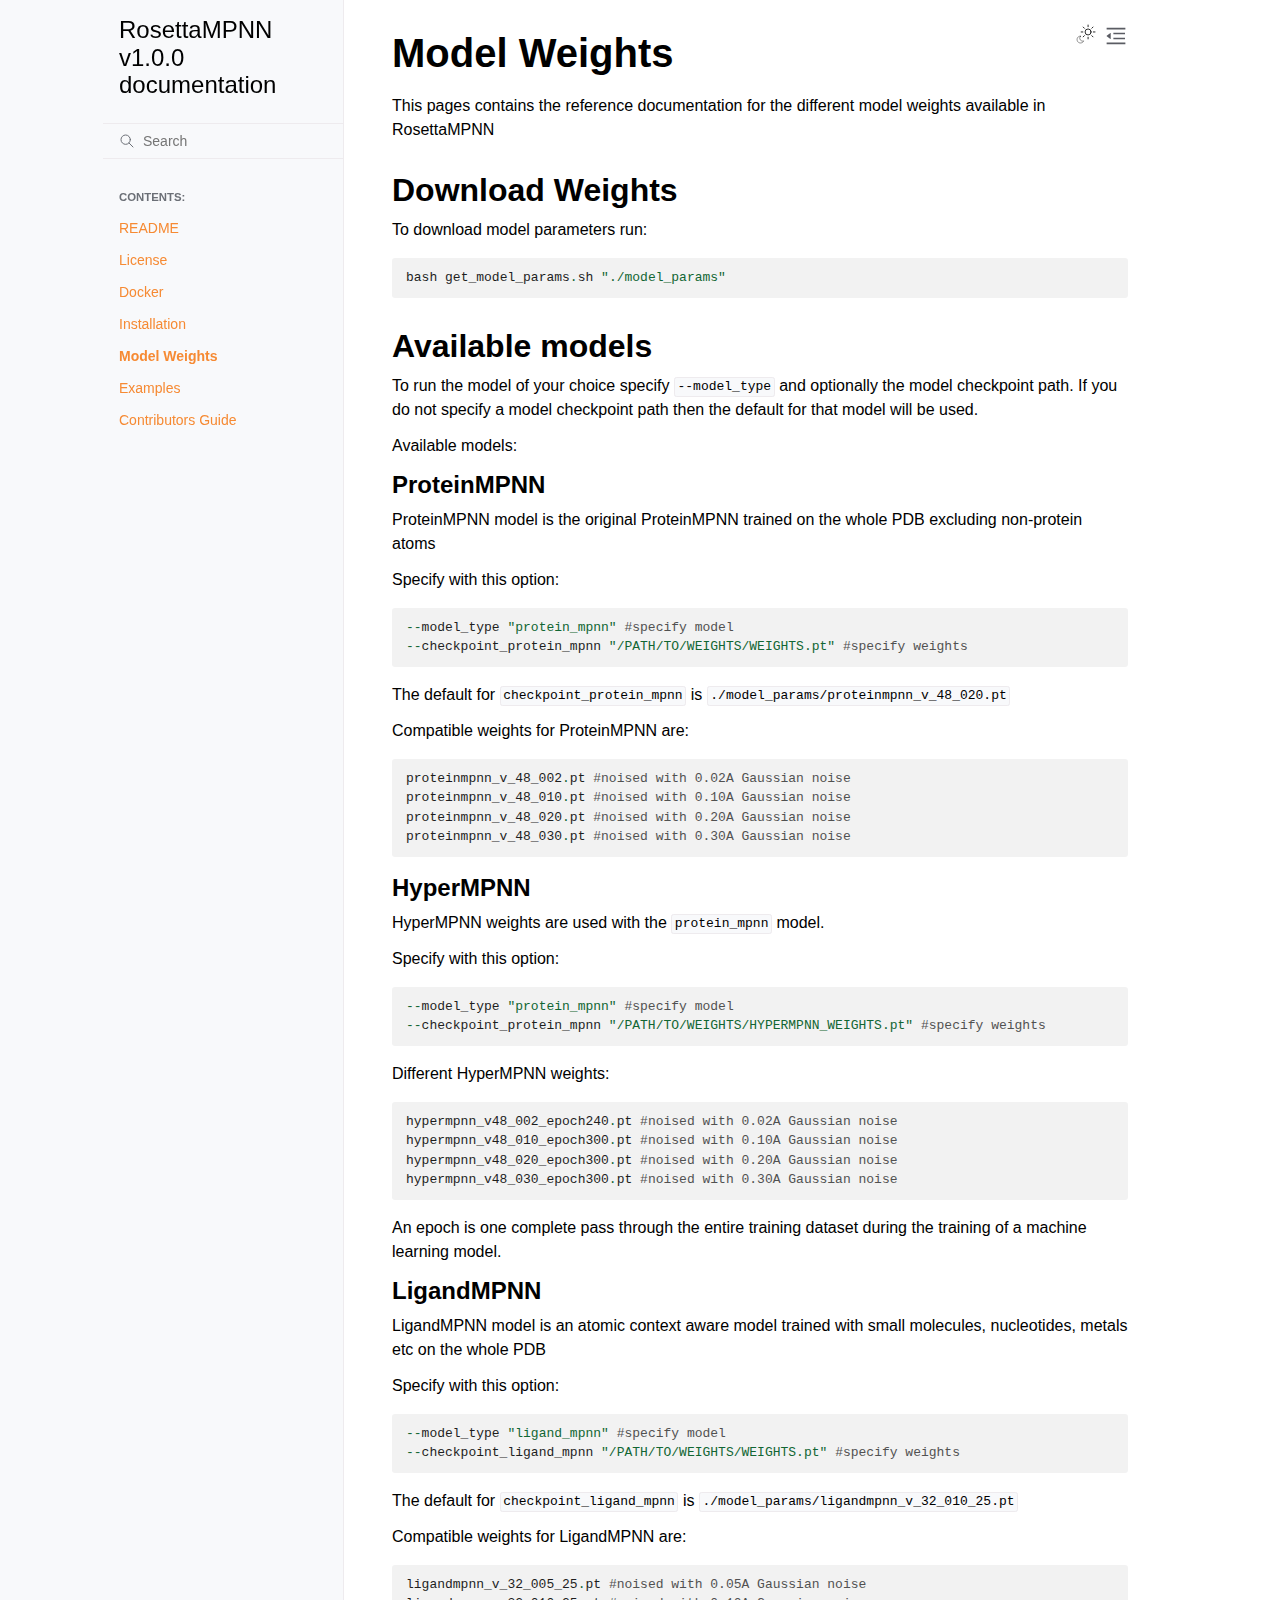
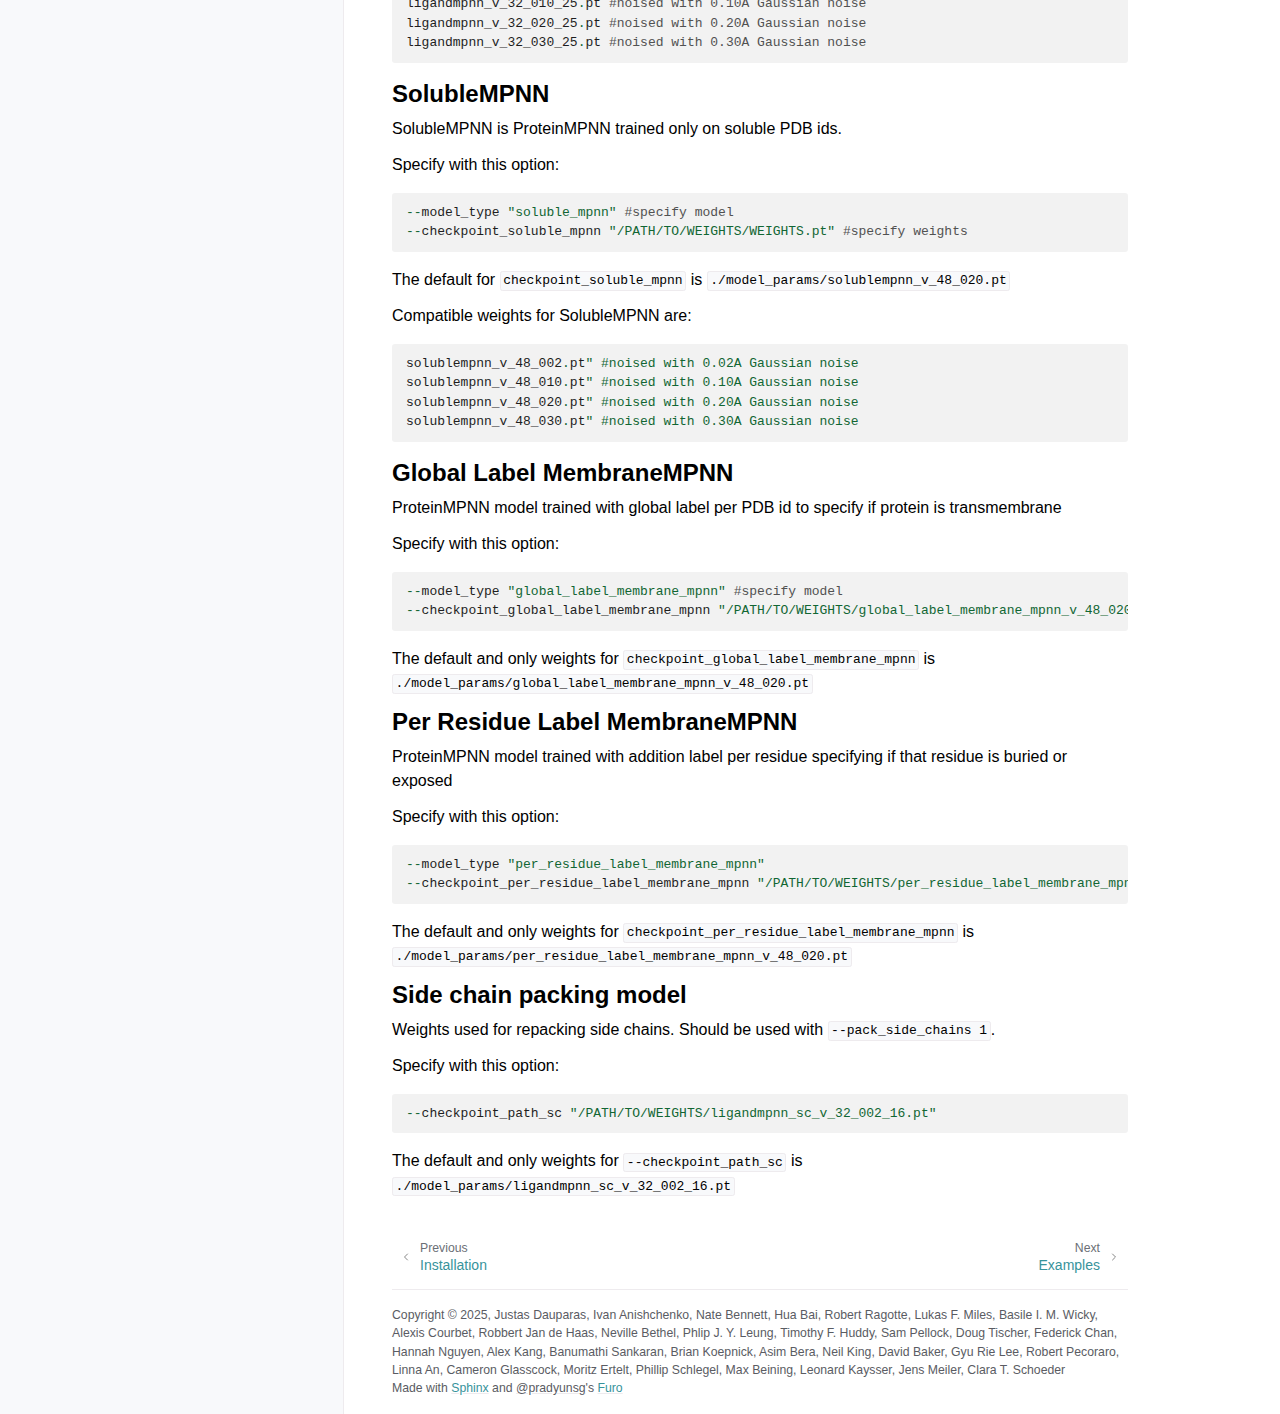
<file: model_weights_ref.html>
<!doctype html>
<html class="no-js" lang="en" data-content_root="./">
  <head><meta charset="utf-8"/>
    <meta name="viewport" content="width=device-width,initial-scale=1"/>
    <meta name="color-scheme" content="light dark"><meta name="viewport" content="width=device-width, initial-scale=1" />
<link rel="index" title="Index" href="genindex.html" /><link rel="search" title="Search" href="search.html" /><link rel="next" title="Examples" href="examples.html" /><link rel="prev" title="Installation" href="installation.html" />

    <!-- Generated with Sphinx 8.2.3 and Furo 2025.07.19 -->
        <title>Model Weights - RosettaMPNN v1.0.0 documentation</title>
      <link rel="stylesheet" type="text/css" href="_static/pygments.css?v=acfd86a5" />
    <link rel="stylesheet" type="text/css" href="_static/styles/furo.css?v=25af2a20" />
    <link rel="stylesheet" type="text/css" href="_static/styles/furo-extensions.css?v=8dab3a3b" />
    
    


<style>
  body {
    --color-code-background: #f2f2f2;
  --color-code-foreground: #1e1e1e;
  --color-brand-primary: #F68A33;
  --color-brand-content: #37939B;
  --color-admonition-background: #FB35D6;
  --font-stack: Open Sans, sans-serif;
  --font-stack--headings: Open Sans, sans-serif;
  --color-background-hover: #DCE8E8ff;
  --color-announcement-background: #F68A33dd;
  --color-announcement-text: #070707;
  --color-brand-visited: #37939B;
  
  }
  @media not print {
    body[data-theme="dark"] {
      --color-code-background: #2b2b2b;
  --color-code-foreground: #f8f8f2;
  --color-brand-primary: #37939B;
  --color-brand-content: #F68A33;
  --color-admonition-background: #FB35D6;
  --font-stack: Open Sans, sans-serif;
  --font-stack--headings: Open Sans, sans-serif;
  --color-brand-visited: #37939B;
  
    }
    @media (prefers-color-scheme: dark) {
      body:not([data-theme="light"]) {
        --color-code-background: #2b2b2b;
  --color-code-foreground: #f8f8f2;
  --color-brand-primary: #37939B;
  --color-brand-content: #F68A33;
  --color-admonition-background: #FB35D6;
  --font-stack: Open Sans, sans-serif;
  --font-stack--headings: Open Sans, sans-serif;
  --color-brand-visited: #37939B;
  
      }
    }
  }
</style></head>
  <body>
    
    <script>
      document.body.dataset.theme = localStorage.getItem("theme") || "auto";
    </script>
    

<svg xmlns="http://www.w3.org/2000/svg" style="display: none;">
  <symbol id="svg-toc" viewBox="0 0 24 24">
    <title>Contents</title>
    <svg stroke="currentColor" fill="currentColor" stroke-width="0" viewBox="0 0 1024 1024">
      <path d="M408 442h480c4.4 0 8-3.6 8-8v-56c0-4.4-3.6-8-8-8H408c-4.4 0-8 3.6-8 8v56c0 4.4 3.6 8 8 8zm-8 204c0 4.4 3.6 8 8 8h480c4.4 0 8-3.6 8-8v-56c0-4.4-3.6-8-8-8H408c-4.4 0-8 3.6-8 8v56zm504-486H120c-4.4 0-8 3.6-8 8v56c0 4.4 3.6 8 8 8h784c4.4 0 8-3.6 8-8v-56c0-4.4-3.6-8-8-8zm0 632H120c-4.4 0-8 3.6-8 8v56c0 4.4 3.6 8 8 8h784c4.4 0 8-3.6 8-8v-56c0-4.4-3.6-8-8-8zM115.4 518.9L271.7 642c5.8 4.6 14.4.5 14.4-6.9V388.9c0-7.4-8.5-11.5-14.4-6.9L115.4 505.1a8.74 8.74 0 0 0 0 13.8z"/>
    </svg>
  </symbol>
  <symbol id="svg-menu" viewBox="0 0 24 24">
    <title>Menu</title>
    <svg xmlns="http://www.w3.org/2000/svg" viewBox="0 0 24 24" fill="none" stroke="currentColor"
      stroke-width="2" stroke-linecap="round" stroke-linejoin="round" class="feather-menu">
      <line x1="3" y1="12" x2="21" y2="12"></line>
      <line x1="3" y1="6" x2="21" y2="6"></line>
      <line x1="3" y1="18" x2="21" y2="18"></line>
    </svg>
  </symbol>
  <symbol id="svg-arrow-right" viewBox="0 0 24 24">
    <title>Expand</title>
    <svg xmlns="http://www.w3.org/2000/svg" viewBox="0 0 24 24" fill="none" stroke="currentColor"
      stroke-width="2" stroke-linecap="round" stroke-linejoin="round" class="feather-chevron-right">
      <polyline points="9 18 15 12 9 6"></polyline>
    </svg>
  </symbol>
  <symbol id="svg-sun" viewBox="0 0 24 24">
    <title>Light mode</title>
    <svg xmlns="http://www.w3.org/2000/svg" viewBox="0 0 24 24" fill="none" stroke="currentColor"
      stroke-width="1" stroke-linecap="round" stroke-linejoin="round" class="feather-sun">
      <circle cx="12" cy="12" r="5"></circle>
      <line x1="12" y1="1" x2="12" y2="3"></line>
      <line x1="12" y1="21" x2="12" y2="23"></line>
      <line x1="4.22" y1="4.22" x2="5.64" y2="5.64"></line>
      <line x1="18.36" y1="18.36" x2="19.78" y2="19.78"></line>
      <line x1="1" y1="12" x2="3" y2="12"></line>
      <line x1="21" y1="12" x2="23" y2="12"></line>
      <line x1="4.22" y1="19.78" x2="5.64" y2="18.36"></line>
      <line x1="18.36" y1="5.64" x2="19.78" y2="4.22"></line>
    </svg>
  </symbol>
  <symbol id="svg-moon" viewBox="0 0 24 24">
    <title>Dark mode</title>
    <svg xmlns="http://www.w3.org/2000/svg" viewBox="0 0 24 24" fill="none" stroke="currentColor"
      stroke-width="1" stroke-linecap="round" stroke-linejoin="round" class="icon-tabler-moon">
      <path stroke="none" d="M0 0h24v24H0z" fill="none" />
      <path d="M12 3c.132 0 .263 0 .393 0a7.5 7.5 0 0 0 7.92 12.446a9 9 0 1 1 -8.313 -12.454z" />
    </svg>
  </symbol>
  <symbol id="svg-sun-with-moon" viewBox="0 0 24 24">
    <title>Auto light/dark, in light mode</title>
    <svg xmlns="http://www.w3.org/2000/svg" viewBox="0 0 24 24" fill="none" stroke="currentColor"
      stroke-width="1" stroke-linecap="round" stroke-linejoin="round"
      class="icon-custom-derived-from-feather-sun-and-tabler-moon">
      <path style="opacity: 50%" d="M 5.411 14.504 C 5.471 14.504 5.532 14.504 5.591 14.504 C 3.639 16.319 4.383 19.569 6.931 20.352 C 7.693 20.586 8.512 20.551 9.25 20.252 C 8.023 23.207 4.056 23.725 2.11 21.184 C 0.166 18.642 1.702 14.949 4.874 14.536 C 5.051 14.512 5.231 14.5 5.411 14.5 L 5.411 14.504 Z"/>
      <line x1="14.5" y1="3.25" x2="14.5" y2="1.25"/>
      <line x1="14.5" y1="15.85" x2="14.5" y2="17.85"/>
      <line x1="10.044" y1="5.094" x2="8.63" y2="3.68"/>
      <line x1="19" y1="14.05" x2="20.414" y2="15.464"/>
      <line x1="8.2" y1="9.55" x2="6.2" y2="9.55"/>
      <line x1="20.8" y1="9.55" x2="22.8" y2="9.55"/>
      <line x1="10.044" y1="14.006" x2="8.63" y2="15.42"/>
      <line x1="19" y1="5.05" x2="20.414" y2="3.636"/>
      <circle cx="14.5" cy="9.55" r="3.6"/>
    </svg>
  </symbol>
  <symbol id="svg-moon-with-sun" viewBox="0 0 24 24">
    <title>Auto light/dark, in dark mode</title>
    <svg xmlns="http://www.w3.org/2000/svg" viewBox="0 0 24 24" fill="none" stroke="currentColor"
      stroke-width="1" stroke-linecap="round" stroke-linejoin="round"
      class="icon-custom-derived-from-feather-sun-and-tabler-moon">
      <path d="M 8.282 7.007 C 8.385 7.007 8.494 7.007 8.595 7.007 C 5.18 10.184 6.481 15.869 10.942 17.24 C 12.275 17.648 13.706 17.589 15 17.066 C 12.851 22.236 5.91 23.143 2.505 18.696 C -0.897 14.249 1.791 7.786 7.342 7.063 C 7.652 7.021 7.965 7 8.282 7 L 8.282 7.007 Z"/>
      <line style="opacity: 50%" x1="18" y1="3.705" x2="18" y2="2.5"/>
      <line style="opacity: 50%" x1="18" y1="11.295" x2="18" y2="12.5"/>
      <line style="opacity: 50%" x1="15.316" y1="4.816" x2="14.464" y2="3.964"/>
      <line style="opacity: 50%" x1="20.711" y1="10.212" x2="21.563" y2="11.063"/>
      <line style="opacity: 50%" x1="14.205" y1="7.5" x2="13.001" y2="7.5"/>
      <line style="opacity: 50%" x1="21.795" y1="7.5" x2="23" y2="7.5"/>
      <line style="opacity: 50%" x1="15.316" y1="10.184" x2="14.464" y2="11.036"/>
      <line style="opacity: 50%" x1="20.711" y1="4.789" x2="21.563" y2="3.937"/>
      <circle style="opacity: 50%" cx="18" cy="7.5" r="2.169"/>
    </svg>
  </symbol>
  <symbol id="svg-pencil" viewBox="0 0 24 24">
    <svg xmlns="http://www.w3.org/2000/svg" viewBox="0 0 24 24" fill="none" stroke="currentColor"
      stroke-width="1" stroke-linecap="round" stroke-linejoin="round" class="icon-tabler-pencil-code">
      <path d="M4 20h4l10.5 -10.5a2.828 2.828 0 1 0 -4 -4l-10.5 10.5v4" />
      <path d="M13.5 6.5l4 4" />
      <path d="M20 21l2 -2l-2 -2" />
      <path d="M17 17l-2 2l2 2" />
    </svg>
  </symbol>
  <symbol id="svg-eye" viewBox="0 0 24 24">
    <svg xmlns="http://www.w3.org/2000/svg" viewBox="0 0 24 24" fill="none" stroke="currentColor"
      stroke-width="1" stroke-linecap="round" stroke-linejoin="round" class="icon-tabler-eye-code">
      <path stroke="none" d="M0 0h24v24H0z" fill="none" />
      <path d="M10 12a2 2 0 1 0 4 0a2 2 0 0 0 -4 0" />
      <path
        d="M11.11 17.958c-3.209 -.307 -5.91 -2.293 -8.11 -5.958c2.4 -4 5.4 -6 9 -6c3.6 0 6.6 2 9 6c-.21 .352 -.427 .688 -.647 1.008" />
      <path d="M20 21l2 -2l-2 -2" />
      <path d="M17 17l-2 2l2 2" />
    </svg>
  </symbol>
</svg>

<input type="checkbox" class="sidebar-toggle" name="__navigation" id="__navigation">
<input type="checkbox" class="sidebar-toggle" name="__toc" id="__toc">
<label class="overlay sidebar-overlay" for="__navigation">
  <div class="visually-hidden">Hide navigation sidebar</div>
</label>
<label class="overlay toc-overlay" for="__toc">
  <div class="visually-hidden">Hide table of contents sidebar</div>
</label>

<a class="skip-to-content muted-link" href="#furo-main-content">Skip to content</a>



<div class="page">
  <header class="mobile-header">
    <div class="header-left">
      <label class="nav-overlay-icon" for="__navigation">
        <div class="visually-hidden">Toggle site navigation sidebar</div>
        <i class="icon"><svg><use href="#svg-menu"></use></svg></i>
      </label>
    </div>
    <div class="header-center">
      <a href="index.html"><div class="brand">RosettaMPNN v1.0.0 documentation</div></a>
    </div>
    <div class="header-right">
      <div class="theme-toggle-container theme-toggle-header">
        <button class="theme-toggle">
          <div class="visually-hidden">Toggle Light / Dark / Auto color theme</div>
          <svg class="theme-icon-when-auto-light"><use href="#svg-sun-with-moon"></use></svg>
          <svg class="theme-icon-when-auto-dark"><use href="#svg-moon-with-sun"></use></svg>
          <svg class="theme-icon-when-dark"><use href="#svg-moon"></use></svg>
          <svg class="theme-icon-when-light"><use href="#svg-sun"></use></svg>
        </button>
      </div>
      <label class="toc-overlay-icon toc-header-icon" for="__toc">
        <div class="visually-hidden">Toggle table of contents sidebar</div>
        <i class="icon"><svg><use href="#svg-toc"></use></svg></i>
      </label>
    </div>
  </header>
  <aside class="sidebar-drawer">
    <div class="sidebar-container">
      
      <div class="sidebar-sticky"><a class="sidebar-brand" href="index.html">
  
  <span class="sidebar-brand-text">RosettaMPNN v1.0.0 documentation</span>
  
</a><form class="sidebar-search-container" method="get" action="search.html" role="search">
  <input class="sidebar-search" placeholder="Search" name="q" aria-label="Search">
  <input type="hidden" name="check_keywords" value="yes">
  <input type="hidden" name="area" value="default">
</form>
<div id="searchbox"></div><div class="sidebar-scroll"><div class="sidebar-tree">
  <p class="caption" role="heading"><span class="caption-text">Contents:</span></p>
<ul class="current">
<li class="toctree-l1"><a class="reference internal" href="readme_link.html">README</a></li>
<li class="toctree-l1"><a class="reference internal" href="license_link.html">License</a></li>
<li class="toctree-l1"><a class="reference internal" href="docker.html">Docker</a></li>
<li class="toctree-l1"><a class="reference internal" href="installation.html">Installation</a></li>
<li class="toctree-l1 current current-page"><a class="current reference internal" href="#">Model Weights</a></li>
<li class="toctree-l1"><a class="reference internal" href="examples.html">Examples</a></li>
<li class="toctree-l1"><a class="reference internal" href="contributors_guide.html">Contributors Guide</a></li>
</ul>

</div>
</div>

      </div>
      
    </div>
  </aside>
  <div class="main">
    <div class="content">
      <div class="article-container">
        <a href="#" class="back-to-top muted-link">
          <svg xmlns="http://www.w3.org/2000/svg" viewBox="0 0 24 24">
            <path d="M13 20h-2V8l-5.5 5.5-1.42-1.42L12 4.16l7.92 7.92-1.42 1.42L13 8v12z"></path>
          </svg>
          <span>Back to top</span>
        </a>
        <div class="content-icon-container">
          
<div class="theme-toggle-container theme-toggle-content">
            <button class="theme-toggle">
              <div class="visually-hidden">Toggle Light / Dark / Auto color theme</div>
              <svg class="theme-icon-when-auto-light"><use href="#svg-sun-with-moon"></use></svg>
              <svg class="theme-icon-when-auto-dark"><use href="#svg-moon-with-sun"></use></svg>
              <svg class="theme-icon-when-dark"><use href="#svg-moon"></use></svg>
              <svg class="theme-icon-when-light"><use href="#svg-sun"></use></svg>
            </button>
          </div>
          <label class="toc-overlay-icon toc-content-icon" for="__toc">
            <div class="visually-hidden">Toggle table of contents sidebar</div>
            <i class="icon"><svg><use href="#svg-toc"></use></svg></i>
          </label>
        </div>
        <article role="main" id="furo-main-content">
          <section id="model-weights">
<h1>Model Weights<a class="headerlink" href="#model-weights" title="Link to this heading">¶</a></h1>
<p>This pages contains the reference documentation for the different model weights available in RosettaMPNN</p>
<section id="download-weights">
<h2>Download Weights<a class="headerlink" href="#download-weights" title="Link to this heading">¶</a></h2>
<p>To download model parameters run:</p>
<div class="highlight-default notranslate"><div class="highlight"><pre><span></span><span class="n">bash</span> <span class="n">get_model_params</span><span class="o">.</span><span class="n">sh</span> <span class="s2">&quot;./model_params&quot;</span>
</pre></div>
</div>
</section>
<section id="available-models">
<h2>Available models<a class="headerlink" href="#available-models" title="Link to this heading">¶</a></h2>
<p>To run the model of your choice specify <code class="docutils literal notranslate"><span class="pre">--model_type</span></code> and optionally the model checkpoint path. If you do not specify a model checkpoint path then the default for that model will be used.</p>
<p>Available models:</p>
<section id="proteinmpnn">
<h3>ProteinMPNN<a class="headerlink" href="#proteinmpnn" title="Link to this heading">¶</a></h3>
<p>ProteinMPNN model is the original ProteinMPNN trained on the whole PDB excluding non-protein atoms</p>
<p>Specify with this option:</p>
<div class="highlight-default notranslate"><div class="highlight"><pre><span></span><span class="o">--</span><span class="n">model_type</span> <span class="s2">&quot;protein_mpnn&quot;</span> <span class="c1">#specify model</span>
<span class="o">--</span><span class="n">checkpoint_protein_mpnn</span> <span class="s2">&quot;/PATH/TO/WEIGHTS/WEIGHTS.pt&quot;</span> <span class="c1">#specify weights</span>
</pre></div>
</div>
<p>The default for <code class="docutils literal notranslate"><span class="pre">checkpoint_protein_mpnn</span></code> is <code class="docutils literal notranslate"><span class="pre">./model_params/proteinmpnn_v_48_020.pt</span></code></p>
<p>Compatible weights for ProteinMPNN are:</p>
<div class="highlight-default notranslate"><div class="highlight"><pre><span></span><span class="n">proteinmpnn_v_48_002</span><span class="o">.</span><span class="n">pt</span> <span class="c1">#noised with 0.02A Gaussian noise</span>
<span class="n">proteinmpnn_v_48_010</span><span class="o">.</span><span class="n">pt</span> <span class="c1">#noised with 0.10A Gaussian noise</span>
<span class="n">proteinmpnn_v_48_020</span><span class="o">.</span><span class="n">pt</span> <span class="c1">#noised with 0.20A Gaussian noise</span>
<span class="n">proteinmpnn_v_48_030</span><span class="o">.</span><span class="n">pt</span> <span class="c1">#noised with 0.30A Gaussian noise</span>
</pre></div>
</div>
</section>
<section id="hypermpnn">
<h3>HyperMPNN<a class="headerlink" href="#hypermpnn" title="Link to this heading">¶</a></h3>
<p>HyperMPNN weights are used with the <code class="docutils literal notranslate"><span class="pre">protein_mpnn</span></code> model.</p>
<p>Specify with this option:</p>
<div class="highlight-default notranslate"><div class="highlight"><pre><span></span><span class="o">--</span><span class="n">model_type</span> <span class="s2">&quot;protein_mpnn&quot;</span> <span class="c1">#specify model</span>
<span class="o">--</span><span class="n">checkpoint_protein_mpnn</span> <span class="s2">&quot;/PATH/TO/WEIGHTS/HYPERMPNN_WEIGHTS.pt&quot;</span> <span class="c1">#specify weights</span>
</pre></div>
</div>
<p>Different HyperMPNN weights:</p>
<div class="highlight-default notranslate"><div class="highlight"><pre><span></span><span class="n">hypermpnn_v48_002_epoch240</span><span class="o">.</span><span class="n">pt</span> <span class="c1">#noised with 0.02A Gaussian noise</span>
<span class="n">hypermpnn_v48_010_epoch300</span><span class="o">.</span><span class="n">pt</span> <span class="c1">#noised with 0.10A Gaussian noise</span>
<span class="n">hypermpnn_v48_020_epoch300</span><span class="o">.</span><span class="n">pt</span> <span class="c1">#noised with 0.20A Gaussian noise </span>
<span class="n">hypermpnn_v48_030_epoch300</span><span class="o">.</span><span class="n">pt</span> <span class="c1">#noised with 0.30A Gaussian noise</span>
</pre></div>
</div>
<p>An epoch is one complete pass through the entire training dataset during the training of a machine learning model.</p>
</section>
<section id="ligandmpnn">
<h3>LigandMPNN<a class="headerlink" href="#ligandmpnn" title="Link to this heading">¶</a></h3>
<p>LigandMPNN model is an atomic context aware model trained with small molecules, nucleotides, metals etc on the whole PDB</p>
<p>Specify with this option:</p>
<div class="highlight-default notranslate"><div class="highlight"><pre><span></span><span class="o">--</span><span class="n">model_type</span> <span class="s2">&quot;ligand_mpnn&quot;</span> <span class="c1">#specify model</span>
<span class="o">--</span><span class="n">checkpoint_ligand_mpnn</span> <span class="s2">&quot;/PATH/TO/WEIGHTS/WEIGHTS.pt&quot;</span> <span class="c1">#specify weights</span>
</pre></div>
</div>
<p>The default for <code class="docutils literal notranslate"><span class="pre">checkpoint_ligand_mpnn</span></code> is <code class="docutils literal notranslate"><span class="pre">./model_params/ligandmpnn_v_32_010_25.pt</span></code></p>
<p>Compatible weights for LigandMPNN are:</p>
<div class="highlight-default notranslate"><div class="highlight"><pre><span></span><span class="n">ligandmpnn_v_32_005_25</span><span class="o">.</span><span class="n">pt</span> <span class="c1">#noised with 0.05A Gaussian noise</span>
<span class="n">ligandmpnn_v_32_010_25</span><span class="o">.</span><span class="n">pt</span> <span class="c1">#noised with 0.10A Gaussian noise</span>
<span class="n">ligandmpnn_v_32_020_25</span><span class="o">.</span><span class="n">pt</span> <span class="c1">#noised with 0.20A Gaussian noise</span>
<span class="n">ligandmpnn_v_32_030_25</span><span class="o">.</span><span class="n">pt</span> <span class="c1">#noised with 0.30A Gaussian noise</span>
</pre></div>
</div>
</section>
<section id="solublempnn">
<h3>SolubleMPNN<a class="headerlink" href="#solublempnn" title="Link to this heading">¶</a></h3>
<p>SolubleMPNN is ProteinMPNN trained only on soluble PDB ids.</p>
<p>Specify with this option:</p>
<div class="highlight-default notranslate"><div class="highlight"><pre><span></span><span class="o">--</span><span class="n">model_type</span> <span class="s2">&quot;soluble_mpnn&quot;</span> <span class="c1">#specify model</span>
<span class="o">--</span><span class="n">checkpoint_soluble_mpnn</span> <span class="s2">&quot;/PATH/TO/WEIGHTS/WEIGHTS.pt&quot;</span> <span class="c1">#specify weights</span>
</pre></div>
</div>
<p>The default for <code class="docutils literal notranslate"><span class="pre">checkpoint_soluble_mpnn</span></code> is <code class="docutils literal notranslate"><span class="pre">./model_params/solublempnn_v_48_020.pt</span></code></p>
<p>Compatible weights for SolubleMPNN are:</p>
<div class="highlight-default notranslate"><div class="highlight"><pre><span></span><span class="n">solublempnn_v_48_002</span><span class="o">.</span><span class="n">pt</span><span class="s2">&quot; #noised with 0.02A Gaussian noise</span>
<span class="n">solublempnn_v_48_010</span><span class="o">.</span><span class="n">pt</span><span class="s2">&quot; #noised with 0.10A Gaussian noise</span>
<span class="n">solublempnn_v_48_020</span><span class="o">.</span><span class="n">pt</span><span class="s2">&quot; #noised with 0.20A Gaussian noise</span>
<span class="n">solublempnn_v_48_030</span><span class="o">.</span><span class="n">pt</span><span class="s2">&quot; #noised with 0.30A Gaussian noise</span>
</pre></div>
</div>
</section>
<section id="global-label-membranempnn">
<h3>Global Label MembraneMPNN<a class="headerlink" href="#global-label-membranempnn" title="Link to this heading">¶</a></h3>
<p>ProteinMPNN model trained with global label per PDB id to specify if protein is transmembrane</p>
<p>Specify with this option:</p>
<div class="highlight-default notranslate"><div class="highlight"><pre><span></span><span class="o">--</span><span class="n">model_type</span> <span class="s2">&quot;global_label_membrane_mpnn&quot;</span> <span class="c1">#specify model</span>
<span class="o">--</span><span class="n">checkpoint_global_label_membrane_mpnn</span> <span class="s2">&quot;/PATH/TO/WEIGHTS/global_label_membrane_mpnn_v_48_020.pt&quot;</span> <span class="c1">#specify weights</span>
</pre></div>
</div>
<p>The default and only weights for <code class="docutils literal notranslate"><span class="pre">checkpoint_global_label_membrane_mpnn</span></code> is <code class="docutils literal notranslate"><span class="pre">./model_params/global_label_membrane_mpnn_v_48_020.pt</span></code></p>
</section>
<section id="per-residue-label-membranempnn">
<h3>Per Residue Label MembraneMPNN<a class="headerlink" href="#per-residue-label-membranempnn" title="Link to this heading">¶</a></h3>
<p>ProteinMPNN model trained with addition label per residue specifying if that residue is buried or exposed</p>
<p>Specify with this option:</p>
<div class="highlight-default notranslate"><div class="highlight"><pre><span></span><span class="o">--</span><span class="n">model_type</span> <span class="s2">&quot;per_residue_label_membrane_mpnn&quot;</span>
<span class="o">--</span><span class="n">checkpoint_per_residue_label_membrane_mpnn</span> <span class="s2">&quot;/PATH/TO/WEIGHTS/per_residue_label_membrane_mpnn_v_48_020.pt&quot;</span>
</pre></div>
</div>
<p>The default and only weights for <code class="docutils literal notranslate"><span class="pre">checkpoint_per_residue_label_membrane_mpnn</span></code> is <code class="docutils literal notranslate"><span class="pre">./model_params/per_residue_label_membrane_mpnn_v_48_020.pt</span></code></p>
</section>
<section id="side-chain-packing-model">
<h3>Side chain packing model<a class="headerlink" href="#side-chain-packing-model" title="Link to this heading">¶</a></h3>
<p>Weights used for repacking side chains. Should be used with <code class="docutils literal notranslate"><span class="pre">--pack_side_chains</span> <span class="pre">1</span></code>.</p>
<p>Specify with this option:</p>
<div class="highlight-default notranslate"><div class="highlight"><pre><span></span><span class="o">--</span><span class="n">checkpoint_path_sc</span> <span class="s2">&quot;/PATH/TO/WEIGHTS/ligandmpnn_sc_v_32_002_16.pt&quot;</span>
</pre></div>
</div>
<p>The default and only weights for <code class="docutils literal notranslate"><span class="pre">--checkpoint_path_sc</span></code> is <code class="docutils literal notranslate"><span class="pre">./model_params/ligandmpnn_sc_v_32_002_16.pt</span></code></p>
</section>
</section>
</section>

        </article>
      </div>
      <footer>
        
        <div class="related-pages">
          <a class="next-page" href="examples.html">
              <div class="page-info">
                <div class="context">
                  <span>Next</span>
                </div>
                <div class="title">Examples</div>
              </div>
              <svg class="furo-related-icon"><use href="#svg-arrow-right"></use></svg>
            </a>
          <a class="prev-page" href="installation.html">
              <svg class="furo-related-icon"><use href="#svg-arrow-right"></use></svg>
              <div class="page-info">
                <div class="context">
                  <span>Previous</span>
                </div>
                
                <div class="title">Installation</div>
                
              </div>
            </a>
        </div>
        <div class="bottom-of-page">
          <div class="left-details">
            <div class="copyright">
                Copyright &#169; 2025, Justas Dauparas, Ivan Anishchenko, Nate Bennett, Hua Bai, Robert Ragotte, Lukas F. Miles, Basile I. M. Wicky, Alexis Courbet, Robbert Jan de Haas, Neville Bethel, Phlip J. Y. Leung, Timothy F. Huddy, Sam Pellock, Doug Tischer, Federick Chan, Hannah Nguyen, Alex Kang, Banumathi Sankaran, Brian Koepnick, Asim Bera, Neil King, David Baker, Gyu Rie Lee, Robert Pecoraro, Linna An, Cameron Glasscock, Moritz Ertelt, Phillip Schlegel, Max Beining, Leonard Kaysser, Jens Meiler, Clara T. Schoeder
            </div>
            Made with <a href="https://www.sphinx-doc.org/">Sphinx</a> and <a class="muted-link" href="https://pradyunsg.me">@pradyunsg</a>'s
            
            <a href="https://github.com/pradyunsg/furo">Furo</a>
            
          </div>
          <div class="right-details">
            
          </div>
        </div>
        
      </footer>
    </div>
    <aside class="toc-drawer">
      
      
      <div class="toc-sticky toc-scroll">
        <div class="toc-title-container">
          <span class="toc-title">
            On this page
          </span>
        </div>
        <div class="toc-tree-container">
          <div class="toc-tree">
            <ul>
<li><a class="reference internal" href="#">Model Weights</a><ul>
<li><a class="reference internal" href="#download-weights">Download Weights</a></li>
<li><a class="reference internal" href="#available-models">Available models</a><ul>
<li><a class="reference internal" href="#proteinmpnn">ProteinMPNN</a></li>
<li><a class="reference internal" href="#hypermpnn">HyperMPNN</a></li>
<li><a class="reference internal" href="#ligandmpnn">LigandMPNN</a></li>
<li><a class="reference internal" href="#solublempnn">SolubleMPNN</a></li>
<li><a class="reference internal" href="#global-label-membranempnn">Global Label MembraneMPNN</a></li>
<li><a class="reference internal" href="#per-residue-label-membranempnn">Per Residue Label MembraneMPNN</a></li>
<li><a class="reference internal" href="#side-chain-packing-model">Side chain packing model</a></li>
</ul>
</li>
</ul>
</li>
</ul>

          </div>
        </div>
      </div>
      
      
    </aside>
  </div>
</div><script src="_static/documentation_options.js?v=76e2d817"></script>
    <script src="_static/doctools.js?v=9bcbadda"></script>
    <script src="_static/sphinx_highlight.js?v=dc90522c"></script>
    <script src="_static/scripts/furo.js?v=46bd48cc"></script>
    </body>
</html>
</file>
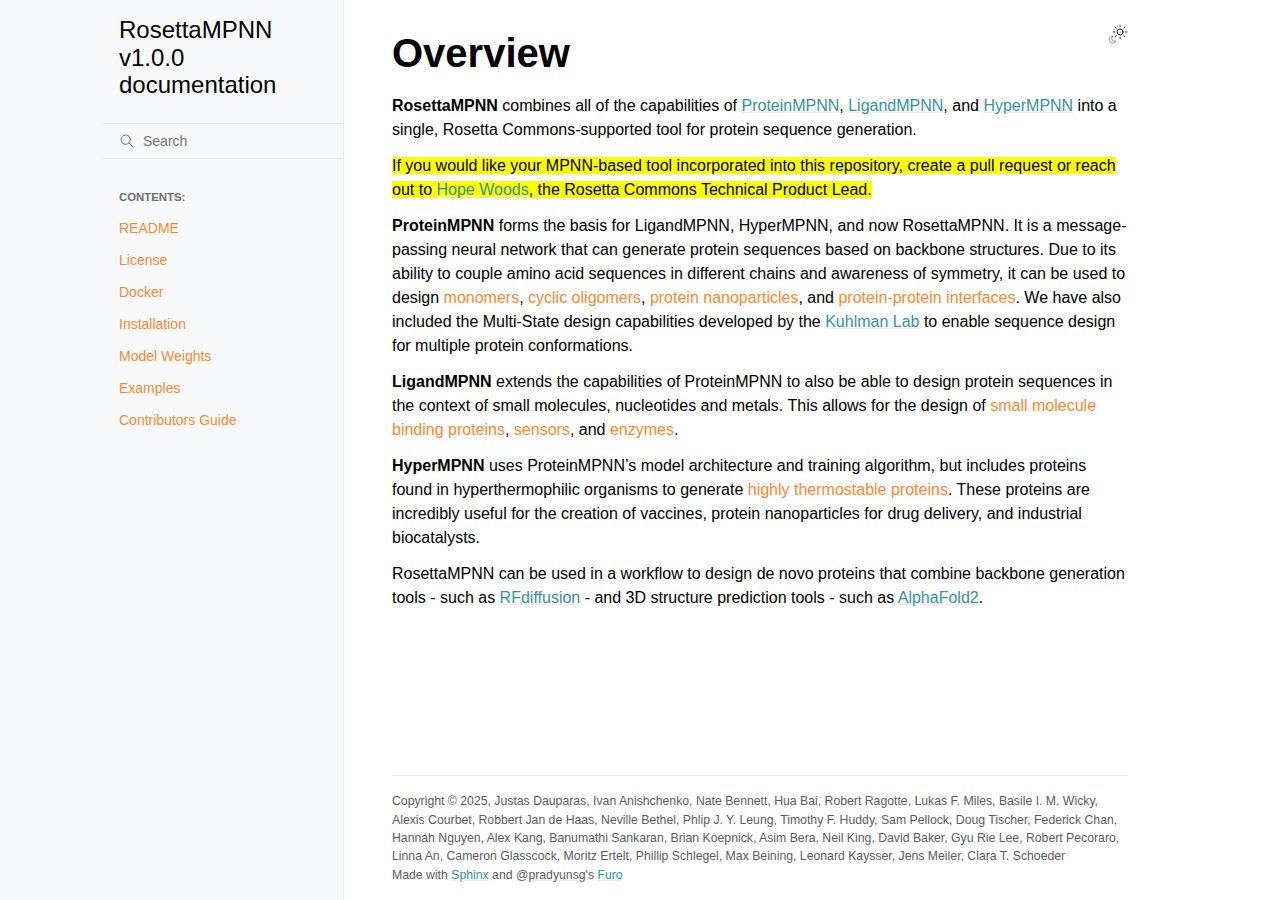
<file: overview.html>
<!doctype html>
<html class="no-js" lang="en" data-content_root="./">
  <head><meta charset="utf-8"/>
    <meta name="viewport" content="width=device-width,initial-scale=1"/>
    <meta name="color-scheme" content="light dark"><meta name="viewport" content="width=device-width, initial-scale=1" />
<link rel="index" title="Index" href="genindex.html" /><link rel="search" title="Search" href="search.html" />

    <!-- Generated with Sphinx 8.2.3 and Furo 2025.07.19 -->
        <title>Overview - RosettaMPNN v1.0.0 documentation</title>
      <link rel="stylesheet" type="text/css" href="_static/pygments.css?v=acfd86a5" />
    <link rel="stylesheet" type="text/css" href="_static/styles/furo.css?v=25af2a20" />
    <link rel="stylesheet" type="text/css" href="_static/styles/furo-extensions.css?v=8dab3a3b" />
    
    


<style>
  body {
    --color-code-background: #f2f2f2;
  --color-code-foreground: #1e1e1e;
  --color-brand-primary: #F68A33;
  --color-brand-content: #37939B;
  --color-admonition-background: #FB35D6;
  --font-stack: Open Sans, sans-serif;
  --font-stack--headings: Open Sans, sans-serif;
  --color-background-hover: #DCE8E8ff;
  --color-announcement-background: #F68A33dd;
  --color-announcement-text: #070707;
  --color-brand-visited: #37939B;
  
  }
  @media not print {
    body[data-theme="dark"] {
      --color-code-background: #2b2b2b;
  --color-code-foreground: #f8f8f2;
  --color-brand-primary: #37939B;
  --color-brand-content: #F68A33;
  --color-admonition-background: #FB35D6;
  --font-stack: Open Sans, sans-serif;
  --font-stack--headings: Open Sans, sans-serif;
  --color-brand-visited: #37939B;
  
    }
    @media (prefers-color-scheme: dark) {
      body:not([data-theme="light"]) {
        --color-code-background: #2b2b2b;
  --color-code-foreground: #f8f8f2;
  --color-brand-primary: #37939B;
  --color-brand-content: #F68A33;
  --color-admonition-background: #FB35D6;
  --font-stack: Open Sans, sans-serif;
  --font-stack--headings: Open Sans, sans-serif;
  --color-brand-visited: #37939B;
  
      }
    }
  }
</style></head>
  <body>
    
    <script>
      document.body.dataset.theme = localStorage.getItem("theme") || "auto";
    </script>
    

<svg xmlns="http://www.w3.org/2000/svg" style="display: none;">
  <symbol id="svg-toc" viewBox="0 0 24 24">
    <title>Contents</title>
    <svg stroke="currentColor" fill="currentColor" stroke-width="0" viewBox="0 0 1024 1024">
      <path d="M408 442h480c4.4 0 8-3.6 8-8v-56c0-4.4-3.6-8-8-8H408c-4.4 0-8 3.6-8 8v56c0 4.4 3.6 8 8 8zm-8 204c0 4.4 3.6 8 8 8h480c4.4 0 8-3.6 8-8v-56c0-4.4-3.6-8-8-8H408c-4.4 0-8 3.6-8 8v56zm504-486H120c-4.4 0-8 3.6-8 8v56c0 4.4 3.6 8 8 8h784c4.4 0 8-3.6 8-8v-56c0-4.4-3.6-8-8-8zm0 632H120c-4.4 0-8 3.6-8 8v56c0 4.4 3.6 8 8 8h784c4.4 0 8-3.6 8-8v-56c0-4.4-3.6-8-8-8zM115.4 518.9L271.7 642c5.8 4.6 14.4.5 14.4-6.9V388.9c0-7.4-8.5-11.5-14.4-6.9L115.4 505.1a8.74 8.74 0 0 0 0 13.8z"/>
    </svg>
  </symbol>
  <symbol id="svg-menu" viewBox="0 0 24 24">
    <title>Menu</title>
    <svg xmlns="http://www.w3.org/2000/svg" viewBox="0 0 24 24" fill="none" stroke="currentColor"
      stroke-width="2" stroke-linecap="round" stroke-linejoin="round" class="feather-menu">
      <line x1="3" y1="12" x2="21" y2="12"></line>
      <line x1="3" y1="6" x2="21" y2="6"></line>
      <line x1="3" y1="18" x2="21" y2="18"></line>
    </svg>
  </symbol>
  <symbol id="svg-arrow-right" viewBox="0 0 24 24">
    <title>Expand</title>
    <svg xmlns="http://www.w3.org/2000/svg" viewBox="0 0 24 24" fill="none" stroke="currentColor"
      stroke-width="2" stroke-linecap="round" stroke-linejoin="round" class="feather-chevron-right">
      <polyline points="9 18 15 12 9 6"></polyline>
    </svg>
  </symbol>
  <symbol id="svg-sun" viewBox="0 0 24 24">
    <title>Light mode</title>
    <svg xmlns="http://www.w3.org/2000/svg" viewBox="0 0 24 24" fill="none" stroke="currentColor"
      stroke-width="1" stroke-linecap="round" stroke-linejoin="round" class="feather-sun">
      <circle cx="12" cy="12" r="5"></circle>
      <line x1="12" y1="1" x2="12" y2="3"></line>
      <line x1="12" y1="21" x2="12" y2="23"></line>
      <line x1="4.22" y1="4.22" x2="5.64" y2="5.64"></line>
      <line x1="18.36" y1="18.36" x2="19.78" y2="19.78"></line>
      <line x1="1" y1="12" x2="3" y2="12"></line>
      <line x1="21" y1="12" x2="23" y2="12"></line>
      <line x1="4.22" y1="19.78" x2="5.64" y2="18.36"></line>
      <line x1="18.36" y1="5.64" x2="19.78" y2="4.22"></line>
    </svg>
  </symbol>
  <symbol id="svg-moon" viewBox="0 0 24 24">
    <title>Dark mode</title>
    <svg xmlns="http://www.w3.org/2000/svg" viewBox="0 0 24 24" fill="none" stroke="currentColor"
      stroke-width="1" stroke-linecap="round" stroke-linejoin="round" class="icon-tabler-moon">
      <path stroke="none" d="M0 0h24v24H0z" fill="none" />
      <path d="M12 3c.132 0 .263 0 .393 0a7.5 7.5 0 0 0 7.92 12.446a9 9 0 1 1 -8.313 -12.454z" />
    </svg>
  </symbol>
  <symbol id="svg-sun-with-moon" viewBox="0 0 24 24">
    <title>Auto light/dark, in light mode</title>
    <svg xmlns="http://www.w3.org/2000/svg" viewBox="0 0 24 24" fill="none" stroke="currentColor"
      stroke-width="1" stroke-linecap="round" stroke-linejoin="round"
      class="icon-custom-derived-from-feather-sun-and-tabler-moon">
      <path style="opacity: 50%" d="M 5.411 14.504 C 5.471 14.504 5.532 14.504 5.591 14.504 C 3.639 16.319 4.383 19.569 6.931 20.352 C 7.693 20.586 8.512 20.551 9.25 20.252 C 8.023 23.207 4.056 23.725 2.11 21.184 C 0.166 18.642 1.702 14.949 4.874 14.536 C 5.051 14.512 5.231 14.5 5.411 14.5 L 5.411 14.504 Z"/>
      <line x1="14.5" y1="3.25" x2="14.5" y2="1.25"/>
      <line x1="14.5" y1="15.85" x2="14.5" y2="17.85"/>
      <line x1="10.044" y1="5.094" x2="8.63" y2="3.68"/>
      <line x1="19" y1="14.05" x2="20.414" y2="15.464"/>
      <line x1="8.2" y1="9.55" x2="6.2" y2="9.55"/>
      <line x1="20.8" y1="9.55" x2="22.8" y2="9.55"/>
      <line x1="10.044" y1="14.006" x2="8.63" y2="15.42"/>
      <line x1="19" y1="5.05" x2="20.414" y2="3.636"/>
      <circle cx="14.5" cy="9.55" r="3.6"/>
    </svg>
  </symbol>
  <symbol id="svg-moon-with-sun" viewBox="0 0 24 24">
    <title>Auto light/dark, in dark mode</title>
    <svg xmlns="http://www.w3.org/2000/svg" viewBox="0 0 24 24" fill="none" stroke="currentColor"
      stroke-width="1" stroke-linecap="round" stroke-linejoin="round"
      class="icon-custom-derived-from-feather-sun-and-tabler-moon">
      <path d="M 8.282 7.007 C 8.385 7.007 8.494 7.007 8.595 7.007 C 5.18 10.184 6.481 15.869 10.942 17.24 C 12.275 17.648 13.706 17.589 15 17.066 C 12.851 22.236 5.91 23.143 2.505 18.696 C -0.897 14.249 1.791 7.786 7.342 7.063 C 7.652 7.021 7.965 7 8.282 7 L 8.282 7.007 Z"/>
      <line style="opacity: 50%" x1="18" y1="3.705" x2="18" y2="2.5"/>
      <line style="opacity: 50%" x1="18" y1="11.295" x2="18" y2="12.5"/>
      <line style="opacity: 50%" x1="15.316" y1="4.816" x2="14.464" y2="3.964"/>
      <line style="opacity: 50%" x1="20.711" y1="10.212" x2="21.563" y2="11.063"/>
      <line style="opacity: 50%" x1="14.205" y1="7.5" x2="13.001" y2="7.5"/>
      <line style="opacity: 50%" x1="21.795" y1="7.5" x2="23" y2="7.5"/>
      <line style="opacity: 50%" x1="15.316" y1="10.184" x2="14.464" y2="11.036"/>
      <line style="opacity: 50%" x1="20.711" y1="4.789" x2="21.563" y2="3.937"/>
      <circle style="opacity: 50%" cx="18" cy="7.5" r="2.169"/>
    </svg>
  </symbol>
  <symbol id="svg-pencil" viewBox="0 0 24 24">
    <svg xmlns="http://www.w3.org/2000/svg" viewBox="0 0 24 24" fill="none" stroke="currentColor"
      stroke-width="1" stroke-linecap="round" stroke-linejoin="round" class="icon-tabler-pencil-code">
      <path d="M4 20h4l10.5 -10.5a2.828 2.828 0 1 0 -4 -4l-10.5 10.5v4" />
      <path d="M13.5 6.5l4 4" />
      <path d="M20 21l2 -2l-2 -2" />
      <path d="M17 17l-2 2l2 2" />
    </svg>
  </symbol>
  <symbol id="svg-eye" viewBox="0 0 24 24">
    <svg xmlns="http://www.w3.org/2000/svg" viewBox="0 0 24 24" fill="none" stroke="currentColor"
      stroke-width="1" stroke-linecap="round" stroke-linejoin="round" class="icon-tabler-eye-code">
      <path stroke="none" d="M0 0h24v24H0z" fill="none" />
      <path d="M10 12a2 2 0 1 0 4 0a2 2 0 0 0 -4 0" />
      <path
        d="M11.11 17.958c-3.209 -.307 -5.91 -2.293 -8.11 -5.958c2.4 -4 5.4 -6 9 -6c3.6 0 6.6 2 9 6c-.21 .352 -.427 .688 -.647 1.008" />
      <path d="M20 21l2 -2l-2 -2" />
      <path d="M17 17l-2 2l2 2" />
    </svg>
  </symbol>
</svg>

<input type="checkbox" class="sidebar-toggle" name="__navigation" id="__navigation">
<input type="checkbox" class="sidebar-toggle" name="__toc" id="__toc">
<label class="overlay sidebar-overlay" for="__navigation">
  <div class="visually-hidden">Hide navigation sidebar</div>
</label>
<label class="overlay toc-overlay" for="__toc">
  <div class="visually-hidden">Hide table of contents sidebar</div>
</label>

<a class="skip-to-content muted-link" href="#furo-main-content">Skip to content</a>



<div class="page">
  <header class="mobile-header">
    <div class="header-left">
      <label class="nav-overlay-icon" for="__navigation">
        <div class="visually-hidden">Toggle site navigation sidebar</div>
        <i class="icon"><svg><use href="#svg-menu"></use></svg></i>
      </label>
    </div>
    <div class="header-center">
      <a href="index.html"><div class="brand">RosettaMPNN v1.0.0 documentation</div></a>
    </div>
    <div class="header-right">
      <div class="theme-toggle-container theme-toggle-header">
        <button class="theme-toggle">
          <div class="visually-hidden">Toggle Light / Dark / Auto color theme</div>
          <svg class="theme-icon-when-auto-light"><use href="#svg-sun-with-moon"></use></svg>
          <svg class="theme-icon-when-auto-dark"><use href="#svg-moon-with-sun"></use></svg>
          <svg class="theme-icon-when-dark"><use href="#svg-moon"></use></svg>
          <svg class="theme-icon-when-light"><use href="#svg-sun"></use></svg>
        </button>
      </div>
      <label class="toc-overlay-icon toc-header-icon no-toc" for="__toc">
        <div class="visually-hidden">Toggle table of contents sidebar</div>
        <i class="icon"><svg><use href="#svg-toc"></use></svg></i>
      </label>
    </div>
  </header>
  <aside class="sidebar-drawer">
    <div class="sidebar-container">
      
      <div class="sidebar-sticky"><a class="sidebar-brand" href="index.html">
  
  <span class="sidebar-brand-text">RosettaMPNN v1.0.0 documentation</span>
  
</a><form class="sidebar-search-container" method="get" action="search.html" role="search">
  <input class="sidebar-search" placeholder="Search" name="q" aria-label="Search">
  <input type="hidden" name="check_keywords" value="yes">
  <input type="hidden" name="area" value="default">
</form>
<div id="searchbox"></div><div class="sidebar-scroll"><div class="sidebar-tree">
  <p class="caption" role="heading"><span class="caption-text">Contents:</span></p>
<ul>
<li class="toctree-l1"><a class="reference internal" href="readme_link.html">README</a></li>
<li class="toctree-l1"><a class="reference internal" href="license_link.html">License</a></li>
<li class="toctree-l1"><a class="reference internal" href="docker.html">Docker</a></li>
<li class="toctree-l1"><a class="reference internal" href="installation.html">Installation</a></li>
<li class="toctree-l1"><a class="reference internal" href="model_weights_ref.html">Model Weights</a></li>
<li class="toctree-l1"><a class="reference internal" href="examples.html">Examples</a></li>
<li class="toctree-l1"><a class="reference internal" href="contributors_guide.html">Contributors Guide</a></li>
</ul>

</div>
</div>

      </div>
      
    </div>
  </aside>
  <div class="main">
    <div class="content">
      <div class="article-container">
        <a href="#" class="back-to-top muted-link">
          <svg xmlns="http://www.w3.org/2000/svg" viewBox="0 0 24 24">
            <path d="M13 20h-2V8l-5.5 5.5-1.42-1.42L12 4.16l7.92 7.92-1.42 1.42L13 8v12z"></path>
          </svg>
          <span>Back to top</span>
        </a>
        <div class="content-icon-container">
          
<div class="theme-toggle-container theme-toggle-content">
            <button class="theme-toggle">
              <div class="visually-hidden">Toggle Light / Dark / Auto color theme</div>
              <svg class="theme-icon-when-auto-light"><use href="#svg-sun-with-moon"></use></svg>
              <svg class="theme-icon-when-auto-dark"><use href="#svg-moon-with-sun"></use></svg>
              <svg class="theme-icon-when-dark"><use href="#svg-moon"></use></svg>
              <svg class="theme-icon-when-light"><use href="#svg-sun"></use></svg>
            </button>
          </div>
          <label class="toc-overlay-icon toc-content-icon no-toc" for="__toc">
            <div class="visually-hidden">Toggle table of contents sidebar</div>
            <i class="icon"><svg><use href="#svg-toc"></use></svg></i>
          </label>
        </div>
        <article role="main" id="furo-main-content">
          <section id="overview">
<h1>Overview<a class="headerlink" href="#overview" title="Link to this heading">¶</a></h1>
<p><strong>RosettaMPNN</strong> combines all of the capabilities of <a class="reference external" href="https://www.science.org/doi/10.1126/science.add2187">ProteinMPNN</a>, <a class="reference external" href="https://www.biorxiv.org/content/10.1101/2023.12.22.573103v1.full">LigandMPNN</a>, and <a class="reference external" href="https://www.biorxiv.org/content/biorxiv/early/2024/12/01/2024.11.26.625397.full.pdf">HyperMPNN</a> into a single, Rosetta Commons-supported tool for protein sequence generation.</p>
<p><mark>If you would like your MPNN-based tool incorporated into this repository, create a pull request or reach out to <a class="reference external" href="mailto:hope&#46;woods&#37;&#52;&#48;omsf&#46;io">Hope Woods</a>, the Rosetta Commons Technical Product Lead.</mark></p>
<p><strong>ProteinMPNN</strong> forms the basis for LigandMPNN, HyperMPNN, and now RosettaMPNN. It is a message-passing neural network that can generate protein sequences based on backbone structures. Due to its ability to couple amino acid sequences in different chains and awareness of symmetry, it can be used to design <span style='color:#F68A33'>monomers</span>, <span style='color:#F68A33'>cyclic oligomers</span>, <span style='color:#F68A33'>protein nanoparticles</span>, and <span style='color:#F68A33'>protein-protein interfaces</span>. We have also included the Multi-State design capabilities developed by the <a class="reference external" href="https://github.com/Kuhlman-Lab/proteinmpnn/tree/main">Kuhlman Lab</a> to enable sequence design for multiple protein conformations.</p>
<p><strong>LigandMPNN</strong> extends the capabilities of ProteinMPNN to also be able to design protein sequences in the context of small molecules, nucleotides and metals. This allows for the design of <span style='color:#F68A33'>small molecule binding proteins</span>, <span style='color:#F68A33'>sensors</span>, and <span style='color:#F68A33'>enzymes</span>.</p>
<p><strong>HyperMPNN</strong> uses ProteinMPNN’s model architecture and training algorithm, but includes proteins found in hyperthermophilic organisms to generate <span style='color:#F68A33'>highly thermostable proteins</span>. These proteins are incredibly useful for the creation of vaccines, protein nanoparticles for drug delivery, and industrial biocatalysts.</p>
<p>RosettaMPNN can be used in a workflow to design de novo proteins that combine backbone generation tools - such as <a class="reference external" href="https://sites.google.com/omsf.io/rfdiffusion">RFdiffusion</a> - and 3D structure prediction tools - such as <a class="reference external" href="https://github.com/google-deepmind/alphafold">AlphaFold2</a>.</p>
</section>

        </article>
      </div>
      <footer>
        
        <div class="related-pages">
          
          
        </div>
        <div class="bottom-of-page">
          <div class="left-details">
            <div class="copyright">
                Copyright &#169; 2025, Justas Dauparas, Ivan Anishchenko, Nate Bennett, Hua Bai, Robert Ragotte, Lukas F. Miles, Basile I. M. Wicky, Alexis Courbet, Robbert Jan de Haas, Neville Bethel, Phlip J. Y. Leung, Timothy F. Huddy, Sam Pellock, Doug Tischer, Federick Chan, Hannah Nguyen, Alex Kang, Banumathi Sankaran, Brian Koepnick, Asim Bera, Neil King, David Baker, Gyu Rie Lee, Robert Pecoraro, Linna An, Cameron Glasscock, Moritz Ertelt, Phillip Schlegel, Max Beining, Leonard Kaysser, Jens Meiler, Clara T. Schoeder
            </div>
            Made with <a href="https://www.sphinx-doc.org/">Sphinx</a> and <a class="muted-link" href="https://pradyunsg.me">@pradyunsg</a>'s
            
            <a href="https://github.com/pradyunsg/furo">Furo</a>
            
          </div>
          <div class="right-details">
            
          </div>
        </div>
        
      </footer>
    </div>
    <aside class="toc-drawer no-toc">
      
      
      
    </aside>
  </div>
</div><script src="_static/documentation_options.js?v=76e2d817"></script>
    <script src="_static/doctools.js?v=9bcbadda"></script>
    <script src="_static/sphinx_highlight.js?v=dc90522c"></script>
    <script src="_static/scripts/furo.js?v=46bd48cc"></script>
    </body>
</html>
</file>
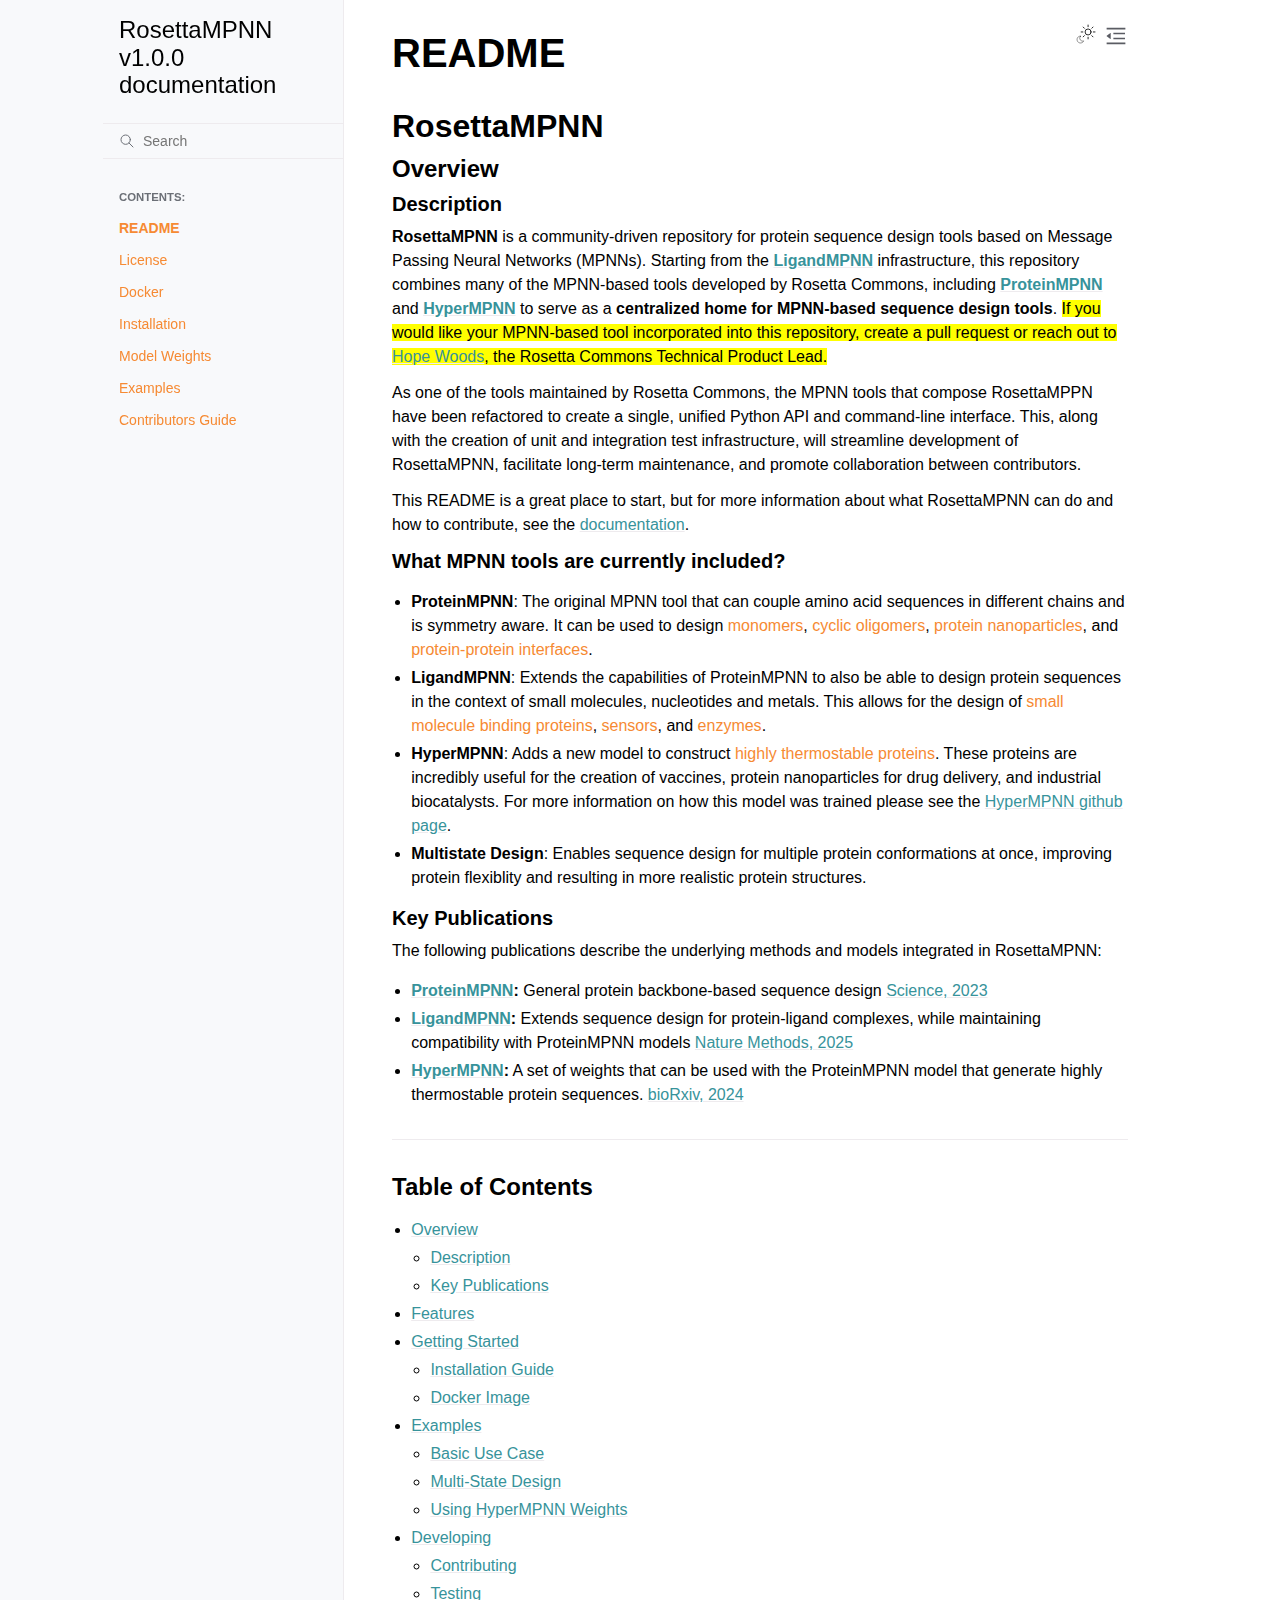
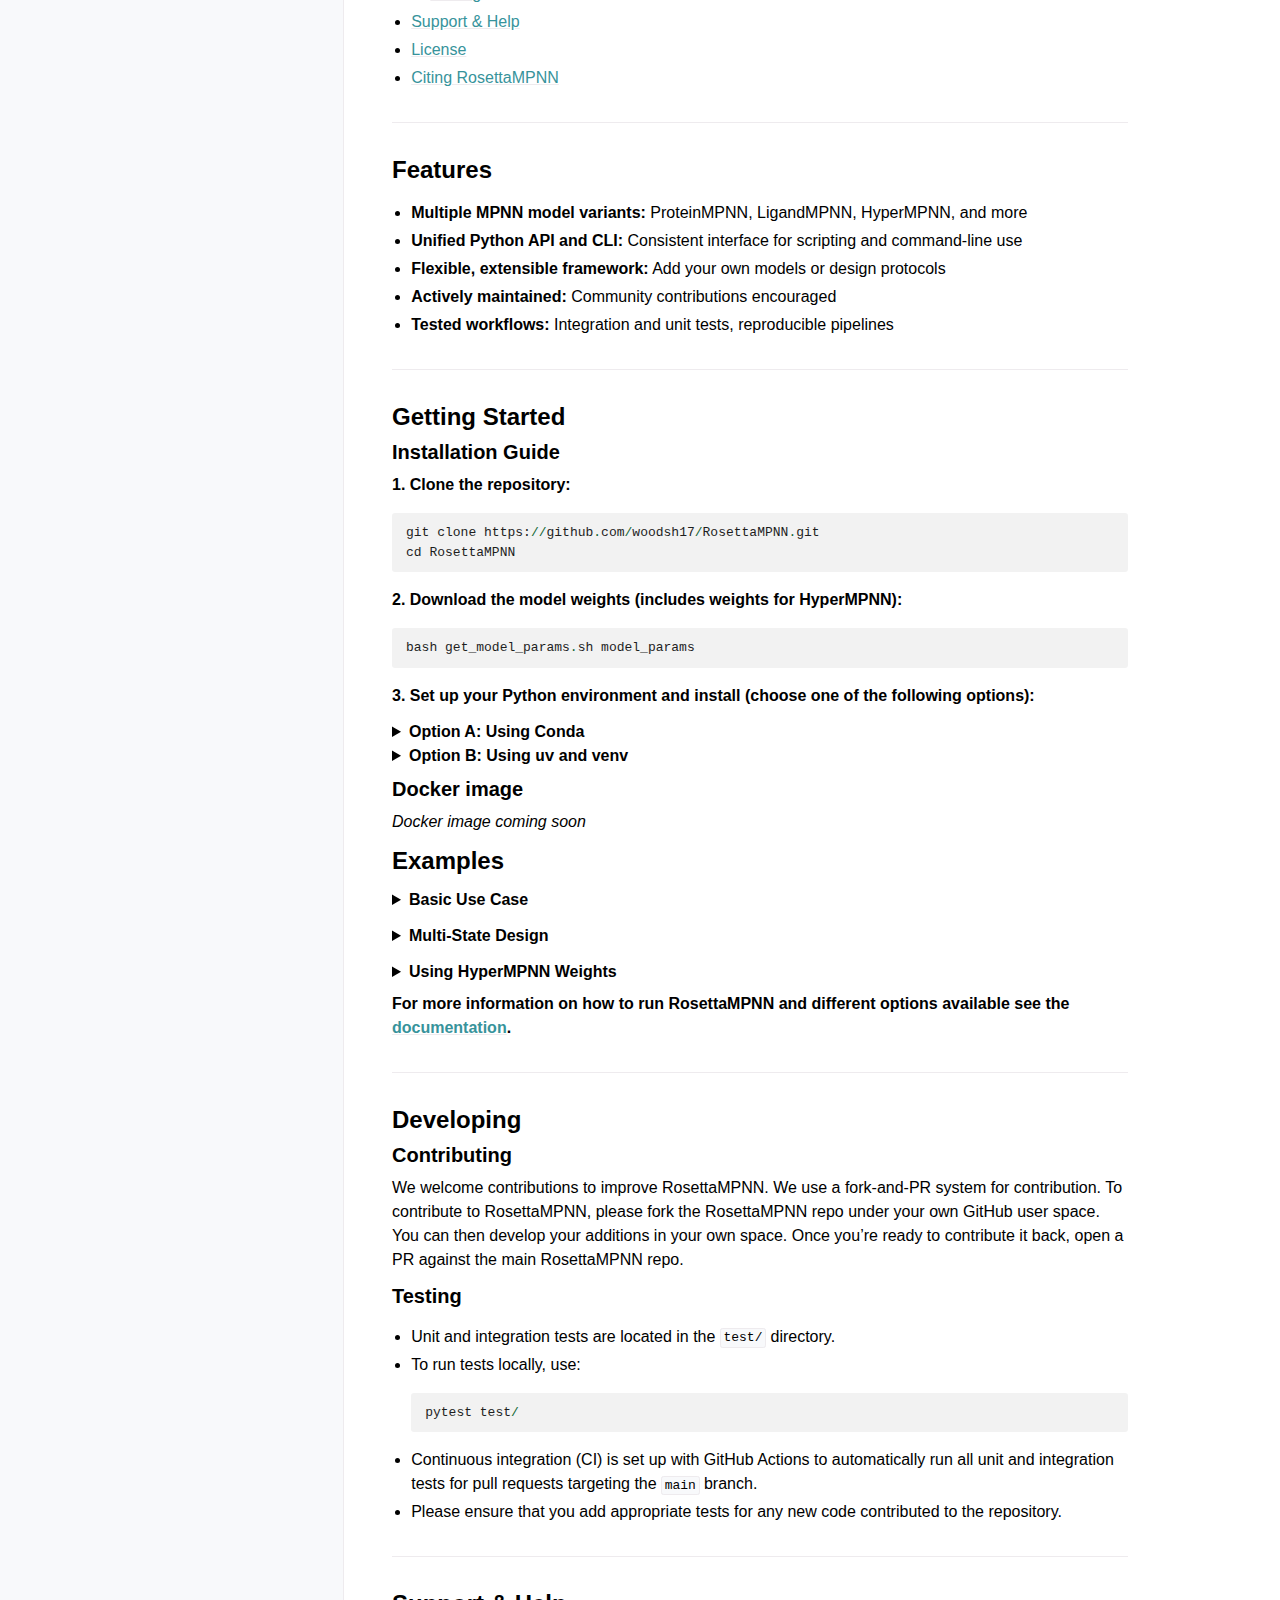
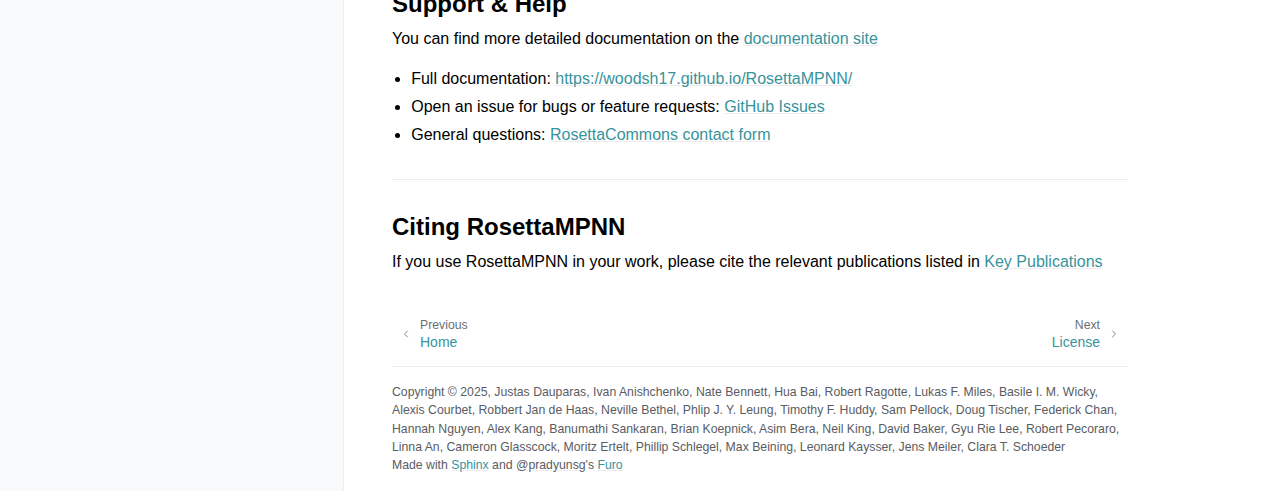
<file: readme_link.html>
<!doctype html>
<html class="no-js" lang="en" data-content_root="./">
  <head><meta charset="utf-8"/>
    <meta name="viewport" content="width=device-width,initial-scale=1"/>
    <meta name="color-scheme" content="light dark"><meta name="viewport" content="width=device-width, initial-scale=1" />
<link rel="index" title="Index" href="genindex.html" /><link rel="search" title="Search" href="search.html" /><link rel="next" title="License" href="license_link.html" /><link rel="prev" title="RosettaMPNN documentation" href="index.html" />

    <!-- Generated with Sphinx 8.2.3 and Furo 2025.07.19 -->
        <title>README - RosettaMPNN v1.0.0 documentation</title>
      <link rel="stylesheet" type="text/css" href="_static/pygments.css?v=acfd86a5" />
    <link rel="stylesheet" type="text/css" href="_static/styles/furo.css?v=25af2a20" />
    <link rel="stylesheet" type="text/css" href="_static/styles/furo-extensions.css?v=8dab3a3b" />
    
    


<style>
  body {
    --color-code-background: #f2f2f2;
  --color-code-foreground: #1e1e1e;
  --color-brand-primary: #F68A33;
  --color-brand-content: #37939B;
  --color-admonition-background: #FB35D6;
  --font-stack: Open Sans, sans-serif;
  --font-stack--headings: Open Sans, sans-serif;
  --color-background-hover: #DCE8E8ff;
  --color-announcement-background: #F68A33dd;
  --color-announcement-text: #070707;
  --color-brand-visited: #37939B;
  
  }
  @media not print {
    body[data-theme="dark"] {
      --color-code-background: #2b2b2b;
  --color-code-foreground: #f8f8f2;
  --color-brand-primary: #37939B;
  --color-brand-content: #F68A33;
  --color-admonition-background: #FB35D6;
  --font-stack: Open Sans, sans-serif;
  --font-stack--headings: Open Sans, sans-serif;
  --color-brand-visited: #37939B;
  
    }
    @media (prefers-color-scheme: dark) {
      body:not([data-theme="light"]) {
        --color-code-background: #2b2b2b;
  --color-code-foreground: #f8f8f2;
  --color-brand-primary: #37939B;
  --color-brand-content: #F68A33;
  --color-admonition-background: #FB35D6;
  --font-stack: Open Sans, sans-serif;
  --font-stack--headings: Open Sans, sans-serif;
  --color-brand-visited: #37939B;
  
      }
    }
  }
</style></head>
  <body>
    
    <script>
      document.body.dataset.theme = localStorage.getItem("theme") || "auto";
    </script>
    

<svg xmlns="http://www.w3.org/2000/svg" style="display: none;">
  <symbol id="svg-toc" viewBox="0 0 24 24">
    <title>Contents</title>
    <svg stroke="currentColor" fill="currentColor" stroke-width="0" viewBox="0 0 1024 1024">
      <path d="M408 442h480c4.4 0 8-3.6 8-8v-56c0-4.4-3.6-8-8-8H408c-4.4 0-8 3.6-8 8v56c0 4.4 3.6 8 8 8zm-8 204c0 4.4 3.6 8 8 8h480c4.4 0 8-3.6 8-8v-56c0-4.4-3.6-8-8-8H408c-4.4 0-8 3.6-8 8v56zm504-486H120c-4.4 0-8 3.6-8 8v56c0 4.4 3.6 8 8 8h784c4.4 0 8-3.6 8-8v-56c0-4.4-3.6-8-8-8zm0 632H120c-4.4 0-8 3.6-8 8v56c0 4.4 3.6 8 8 8h784c4.4 0 8-3.6 8-8v-56c0-4.4-3.6-8-8-8zM115.4 518.9L271.7 642c5.8 4.6 14.4.5 14.4-6.9V388.9c0-7.4-8.5-11.5-14.4-6.9L115.4 505.1a8.74 8.74 0 0 0 0 13.8z"/>
    </svg>
  </symbol>
  <symbol id="svg-menu" viewBox="0 0 24 24">
    <title>Menu</title>
    <svg xmlns="http://www.w3.org/2000/svg" viewBox="0 0 24 24" fill="none" stroke="currentColor"
      stroke-width="2" stroke-linecap="round" stroke-linejoin="round" class="feather-menu">
      <line x1="3" y1="12" x2="21" y2="12"></line>
      <line x1="3" y1="6" x2="21" y2="6"></line>
      <line x1="3" y1="18" x2="21" y2="18"></line>
    </svg>
  </symbol>
  <symbol id="svg-arrow-right" viewBox="0 0 24 24">
    <title>Expand</title>
    <svg xmlns="http://www.w3.org/2000/svg" viewBox="0 0 24 24" fill="none" stroke="currentColor"
      stroke-width="2" stroke-linecap="round" stroke-linejoin="round" class="feather-chevron-right">
      <polyline points="9 18 15 12 9 6"></polyline>
    </svg>
  </symbol>
  <symbol id="svg-sun" viewBox="0 0 24 24">
    <title>Light mode</title>
    <svg xmlns="http://www.w3.org/2000/svg" viewBox="0 0 24 24" fill="none" stroke="currentColor"
      stroke-width="1" stroke-linecap="round" stroke-linejoin="round" class="feather-sun">
      <circle cx="12" cy="12" r="5"></circle>
      <line x1="12" y1="1" x2="12" y2="3"></line>
      <line x1="12" y1="21" x2="12" y2="23"></line>
      <line x1="4.22" y1="4.22" x2="5.64" y2="5.64"></line>
      <line x1="18.36" y1="18.36" x2="19.78" y2="19.78"></line>
      <line x1="1" y1="12" x2="3" y2="12"></line>
      <line x1="21" y1="12" x2="23" y2="12"></line>
      <line x1="4.22" y1="19.78" x2="5.64" y2="18.36"></line>
      <line x1="18.36" y1="5.64" x2="19.78" y2="4.22"></line>
    </svg>
  </symbol>
  <symbol id="svg-moon" viewBox="0 0 24 24">
    <title>Dark mode</title>
    <svg xmlns="http://www.w3.org/2000/svg" viewBox="0 0 24 24" fill="none" stroke="currentColor"
      stroke-width="1" stroke-linecap="round" stroke-linejoin="round" class="icon-tabler-moon">
      <path stroke="none" d="M0 0h24v24H0z" fill="none" />
      <path d="M12 3c.132 0 .263 0 .393 0a7.5 7.5 0 0 0 7.92 12.446a9 9 0 1 1 -8.313 -12.454z" />
    </svg>
  </symbol>
  <symbol id="svg-sun-with-moon" viewBox="0 0 24 24">
    <title>Auto light/dark, in light mode</title>
    <svg xmlns="http://www.w3.org/2000/svg" viewBox="0 0 24 24" fill="none" stroke="currentColor"
      stroke-width="1" stroke-linecap="round" stroke-linejoin="round"
      class="icon-custom-derived-from-feather-sun-and-tabler-moon">
      <path style="opacity: 50%" d="M 5.411 14.504 C 5.471 14.504 5.532 14.504 5.591 14.504 C 3.639 16.319 4.383 19.569 6.931 20.352 C 7.693 20.586 8.512 20.551 9.25 20.252 C 8.023 23.207 4.056 23.725 2.11 21.184 C 0.166 18.642 1.702 14.949 4.874 14.536 C 5.051 14.512 5.231 14.5 5.411 14.5 L 5.411 14.504 Z"/>
      <line x1="14.5" y1="3.25" x2="14.5" y2="1.25"/>
      <line x1="14.5" y1="15.85" x2="14.5" y2="17.85"/>
      <line x1="10.044" y1="5.094" x2="8.63" y2="3.68"/>
      <line x1="19" y1="14.05" x2="20.414" y2="15.464"/>
      <line x1="8.2" y1="9.55" x2="6.2" y2="9.55"/>
      <line x1="20.8" y1="9.55" x2="22.8" y2="9.55"/>
      <line x1="10.044" y1="14.006" x2="8.63" y2="15.42"/>
      <line x1="19" y1="5.05" x2="20.414" y2="3.636"/>
      <circle cx="14.5" cy="9.55" r="3.6"/>
    </svg>
  </symbol>
  <symbol id="svg-moon-with-sun" viewBox="0 0 24 24">
    <title>Auto light/dark, in dark mode</title>
    <svg xmlns="http://www.w3.org/2000/svg" viewBox="0 0 24 24" fill="none" stroke="currentColor"
      stroke-width="1" stroke-linecap="round" stroke-linejoin="round"
      class="icon-custom-derived-from-feather-sun-and-tabler-moon">
      <path d="M 8.282 7.007 C 8.385 7.007 8.494 7.007 8.595 7.007 C 5.18 10.184 6.481 15.869 10.942 17.24 C 12.275 17.648 13.706 17.589 15 17.066 C 12.851 22.236 5.91 23.143 2.505 18.696 C -0.897 14.249 1.791 7.786 7.342 7.063 C 7.652 7.021 7.965 7 8.282 7 L 8.282 7.007 Z"/>
      <line style="opacity: 50%" x1="18" y1="3.705" x2="18" y2="2.5"/>
      <line style="opacity: 50%" x1="18" y1="11.295" x2="18" y2="12.5"/>
      <line style="opacity: 50%" x1="15.316" y1="4.816" x2="14.464" y2="3.964"/>
      <line style="opacity: 50%" x1="20.711" y1="10.212" x2="21.563" y2="11.063"/>
      <line style="opacity: 50%" x1="14.205" y1="7.5" x2="13.001" y2="7.5"/>
      <line style="opacity: 50%" x1="21.795" y1="7.5" x2="23" y2="7.5"/>
      <line style="opacity: 50%" x1="15.316" y1="10.184" x2="14.464" y2="11.036"/>
      <line style="opacity: 50%" x1="20.711" y1="4.789" x2="21.563" y2="3.937"/>
      <circle style="opacity: 50%" cx="18" cy="7.5" r="2.169"/>
    </svg>
  </symbol>
  <symbol id="svg-pencil" viewBox="0 0 24 24">
    <svg xmlns="http://www.w3.org/2000/svg" viewBox="0 0 24 24" fill="none" stroke="currentColor"
      stroke-width="1" stroke-linecap="round" stroke-linejoin="round" class="icon-tabler-pencil-code">
      <path d="M4 20h4l10.5 -10.5a2.828 2.828 0 1 0 -4 -4l-10.5 10.5v4" />
      <path d="M13.5 6.5l4 4" />
      <path d="M20 21l2 -2l-2 -2" />
      <path d="M17 17l-2 2l2 2" />
    </svg>
  </symbol>
  <symbol id="svg-eye" viewBox="0 0 24 24">
    <svg xmlns="http://www.w3.org/2000/svg" viewBox="0 0 24 24" fill="none" stroke="currentColor"
      stroke-width="1" stroke-linecap="round" stroke-linejoin="round" class="icon-tabler-eye-code">
      <path stroke="none" d="M0 0h24v24H0z" fill="none" />
      <path d="M10 12a2 2 0 1 0 4 0a2 2 0 0 0 -4 0" />
      <path
        d="M11.11 17.958c-3.209 -.307 -5.91 -2.293 -8.11 -5.958c2.4 -4 5.4 -6 9 -6c3.6 0 6.6 2 9 6c-.21 .352 -.427 .688 -.647 1.008" />
      <path d="M20 21l2 -2l-2 -2" />
      <path d="M17 17l-2 2l2 2" />
    </svg>
  </symbol>
</svg>

<input type="checkbox" class="sidebar-toggle" name="__navigation" id="__navigation">
<input type="checkbox" class="sidebar-toggle" name="__toc" id="__toc">
<label class="overlay sidebar-overlay" for="__navigation">
  <div class="visually-hidden">Hide navigation sidebar</div>
</label>
<label class="overlay toc-overlay" for="__toc">
  <div class="visually-hidden">Hide table of contents sidebar</div>
</label>

<a class="skip-to-content muted-link" href="#furo-main-content">Skip to content</a>



<div class="page">
  <header class="mobile-header">
    <div class="header-left">
      <label class="nav-overlay-icon" for="__navigation">
        <div class="visually-hidden">Toggle site navigation sidebar</div>
        <i class="icon"><svg><use href="#svg-menu"></use></svg></i>
      </label>
    </div>
    <div class="header-center">
      <a href="index.html"><div class="brand">RosettaMPNN v1.0.0 documentation</div></a>
    </div>
    <div class="header-right">
      <div class="theme-toggle-container theme-toggle-header">
        <button class="theme-toggle">
          <div class="visually-hidden">Toggle Light / Dark / Auto color theme</div>
          <svg class="theme-icon-when-auto-light"><use href="#svg-sun-with-moon"></use></svg>
          <svg class="theme-icon-when-auto-dark"><use href="#svg-moon-with-sun"></use></svg>
          <svg class="theme-icon-when-dark"><use href="#svg-moon"></use></svg>
          <svg class="theme-icon-when-light"><use href="#svg-sun"></use></svg>
        </button>
      </div>
      <label class="toc-overlay-icon toc-header-icon" for="__toc">
        <div class="visually-hidden">Toggle table of contents sidebar</div>
        <i class="icon"><svg><use href="#svg-toc"></use></svg></i>
      </label>
    </div>
  </header>
  <aside class="sidebar-drawer">
    <div class="sidebar-container">
      
      <div class="sidebar-sticky"><a class="sidebar-brand" href="index.html">
  
  <span class="sidebar-brand-text">RosettaMPNN v1.0.0 documentation</span>
  
</a><form class="sidebar-search-container" method="get" action="search.html" role="search">
  <input class="sidebar-search" placeholder="Search" name="q" aria-label="Search">
  <input type="hidden" name="check_keywords" value="yes">
  <input type="hidden" name="area" value="default">
</form>
<div id="searchbox"></div><div class="sidebar-scroll"><div class="sidebar-tree">
  <p class="caption" role="heading"><span class="caption-text">Contents:</span></p>
<ul class="current">
<li class="toctree-l1 current current-page"><a class="current reference internal" href="#">README</a></li>
<li class="toctree-l1"><a class="reference internal" href="license_link.html">License</a></li>
<li class="toctree-l1"><a class="reference internal" href="docker.html">Docker</a></li>
<li class="toctree-l1"><a class="reference internal" href="installation.html">Installation</a></li>
<li class="toctree-l1"><a class="reference internal" href="model_weights_ref.html">Model Weights</a></li>
<li class="toctree-l1"><a class="reference internal" href="examples.html">Examples</a></li>
<li class="toctree-l1"><a class="reference internal" href="contributors_guide.html">Contributors Guide</a></li>
</ul>

</div>
</div>

      </div>
      
    </div>
  </aside>
  <div class="main">
    <div class="content">
      <div class="article-container">
        <a href="#" class="back-to-top muted-link">
          <svg xmlns="http://www.w3.org/2000/svg" viewBox="0 0 24 24">
            <path d="M13 20h-2V8l-5.5 5.5-1.42-1.42L12 4.16l7.92 7.92-1.42 1.42L13 8v12z"></path>
          </svg>
          <span>Back to top</span>
        </a>
        <div class="content-icon-container">
          
<div class="theme-toggle-container theme-toggle-content">
            <button class="theme-toggle">
              <div class="visually-hidden">Toggle Light / Dark / Auto color theme</div>
              <svg class="theme-icon-when-auto-light"><use href="#svg-sun-with-moon"></use></svg>
              <svg class="theme-icon-when-auto-dark"><use href="#svg-moon-with-sun"></use></svg>
              <svg class="theme-icon-when-dark"><use href="#svg-moon"></use></svg>
              <svg class="theme-icon-when-light"><use href="#svg-sun"></use></svg>
            </button>
          </div>
          <label class="toc-overlay-icon toc-content-icon" for="__toc">
            <div class="visually-hidden">Toggle table of contents sidebar</div>
            <i class="icon"><svg><use href="#svg-toc"></use></svg></i>
          </label>
        </div>
        <article role="main" id="furo-main-content">
          <section id="readme">
<h1>README<a class="headerlink" href="#readme" title="Link to this heading">¶</a></h1>
<section id="rosettampnn">
<h2>RosettaMPNN<a class="headerlink" href="#rosettampnn" title="Link to this heading">¶</a></h2>
<section id="overview">
<h3>Overview<a class="headerlink" href="#overview" title="Link to this heading">¶</a></h3>
<section id="description">
<h4>Description<a class="headerlink" href="#description" title="Link to this heading">¶</a></h4>
<p><strong>RosettaMPNN</strong> is a community-driven repository for protein sequence design tools based on Message Passing Neural Networks (MPNNs). Starting from the <a class="reference external" href="https://www.biorxiv.org/content/10.1101/2023.12.22.573103v1.full"><strong>LigandMPNN</strong></a> infrastructure, this repository combines many of the MPNN-based tools developed by Rosetta Commons, including <a class="reference external" href="https://www.science.org/doi/10.1126/science.add2187"><strong>ProteinMPNN</strong></a> and <a class="reference external" href="https://www.biorxiv.org/content/biorxiv/early/2024/12/01/2024.11.26.625397.full.pdf"><strong>HyperMPNN</strong></a> to serve as a <strong>centralized home for MPNN-based sequence design tools</strong>. <mark>If you would like your MPNN-based tool incorporated into this repository, create a pull request or reach out to <a class="reference external" href="mailto:hope&#46;woods&#37;&#52;&#48;omsf&#46;io">Hope Woods</a>, the Rosetta Commons Technical Product Lead.</mark></p>
<p>As one of the tools maintained by Rosetta Commons, the MPNN tools that compose RosettaMPPN have been refactored to create a single, unified Python API and command-line interface. This, along with the creation of unit and integration test infrastructure, will streamline development of RosettaMPNN, facilitate long-term maintenance, and promote collaboration between contributors.</p>
<p>This README is a great place to start, but for more information about what RosettaMPNN can do and how to contribute, see the <a class="reference external" href="https://woodsh17.github.io/RosettaMPNN/">documentation</a>.</p>
</section>
<section id="what-mpnn-tools-are-currently-included">
<h4>What MPNN tools are currently included?<a class="headerlink" href="#what-mpnn-tools-are-currently-included" title="Link to this heading">¶</a></h4>
<ul class="simple">
<li><p><strong>ProteinMPNN</strong>: The original MPNN tool that can couple amino acid sequences in different chains and is symmetry aware. It can be used to design <span style='color:#F68A33'>monomers</span>, <span style='color:#F68A33'>cyclic oligomers</span>, <span style='color:#F68A33'>protein nanoparticles</span>, and <span style='color:#F68A33'>protein-protein interfaces</span>.</p></li>
<li><p><strong>LigandMPNN</strong>: Extends the capabilities of ProteinMPNN to also be able to design protein sequences in the context of small molecules, nucleotides and metals. This allows for the design of <span style='color:#F68A33'>small molecule binding proteins</span>, <span style='color:#F68A33'>sensors</span>, and <span style='color:#F68A33'>enzymes</span>.</p></li>
<li><p><strong>HyperMPNN</strong>: Adds a new model to construct <span style='color:#F68A33'>highly thermostable proteins</span>. These proteins are incredibly useful for the creation of vaccines, protein nanoparticles for drug delivery, and industrial biocatalysts. For more information on how this model was trained please see the <a class="reference external" href="https://github.com/meilerlab/HyperMPNN">HyperMPNN github page</a>.</p></li>
<li><p><strong>Multistate Design</strong>: Enables sequence design for multiple protein conformations at once, improving protein flexiblity and resulting in more realistic protein structures.</p></li>
</ul>
</section>
<section id="key-publications">
<h4>Key Publications<a class="headerlink" href="#key-publications" title="Link to this heading">¶</a></h4>
<p>The following publications describe the underlying methods and models integrated in RosettaMPNN:</p>
<ul class="simple">
<li><p><strong><a class="reference external" href="https://github.com/dauparas/ProteinMPNN">ProteinMPNN</a>:</strong> General protein backbone-based sequence design
<a class="reference external" href="https://doi.org/10.1126/science.add2187">Science, 2023</a></p></li>
<li><p><strong><a class="reference external" href="https://github.com/dauparas/LigandMPNN">LigandMPNN</a>:</strong> Extends sequence design for protein-ligand complexes, while maintaining compatibility with ProteinMPNN models
<a class="reference external" href="https://doi.org/10.1038/s41592-025-02626-1">Nature Methods, 2025</a></p></li>
<li><p><strong><a class="reference external" href="https://github.com/meilerlab/HyperMPNN">HyperMPNN</a>:</strong> A set of weights that can be used with the ProteinMPNN model that generate highly thermostable protein sequences.
<a class="reference external" href="https://doi.org/10.1101/2024.11.26.625397">bioRxiv, 2024</a></p></li>
</ul>
</section>
</section>
<hr class="docutils" />
<section id="table-of-contents">
<h3>Table of Contents<a class="headerlink" href="#table-of-contents" title="Link to this heading">¶</a></h3>
<ul class="simple">
<li><p><a class="reference internal" href="overview.html"><span class="doc std std-doc">Overview</span></a></p>
<ul>
<li><p><a class="reference internal" href="#description"><span class="xref myst">Description</span></a></p></li>
<li><p><a class="reference internal" href="#key-publications"><span class="xref myst">Key Publications</span></a></p></li>
</ul>
</li>
<li><p><a class="reference internal" href="#features"><span class="xref myst">Features</span></a></p></li>
<li><p><a class="reference internal" href="#getting-started"><span class="xref myst">Getting Started</span></a></p>
<ul>
<li><p><a class="reference internal" href="#installation-guide"><span class="xref myst">Installation Guide</span></a></p></li>
<li><p><a class="reference internal" href="#docker-image"><span class="xref myst">Docker Image</span></a></p></li>
</ul>
</li>
<li><p><a class="reference internal" href="examples.html"><span class="doc std std-doc">Examples</span></a></p>
<ul>
<li><p><a class="reference internal" href="#basic_use_case"><span class="xref myst">Basic Use Case</span></a></p></li>
<li><p><a class="reference internal" href="#multi_state_design"><span class="xref myst">Multi-State Design</span></a></p></li>
<li><p><a class="reference internal" href="#hypermpnn_weights"><span class="xref myst">Using HyperMPNN Weights</span></a></p></li>
</ul>
</li>
<li><p><a class="reference internal" href="#developing"><span class="xref myst">Developing</span></a></p>
<ul>
<li><p><a class="reference internal" href="#contributing"><span class="xref myst">Contributing</span></a></p></li>
<li><p><a class="reference internal" href="#testing"><span class="xref myst">Testing</span></a></p></li>
</ul>
</li>
<li><p><a class="reference internal" href="#support--help"><span class="xref myst">Support &amp; Help</span></a></p></li>
<li><p><a class="reference internal" href="#license"><span class="xref myst">License</span></a></p></li>
<li><p><a class="reference internal" href="#citing-rosettampnn"><span class="xref myst">Citing RosettaMPNN</span></a></p></li>
</ul>
</section>
<hr class="docutils" />
<section id="features">
<h3>Features<a class="headerlink" href="#features" title="Link to this heading">¶</a></h3>
<ul class="simple">
<li><p><strong>Multiple MPNN model variants:</strong> ProteinMPNN, LigandMPNN, HyperMPNN, and more</p></li>
<li><p><strong>Unified Python API and CLI:</strong> Consistent interface for scripting and command-line use</p></li>
<li><p><strong>Flexible, extensible framework:</strong> Add your own models or design protocols</p></li>
<li><p><strong>Actively maintained:</strong> Community contributions encouraged</p></li>
<li><p><strong>Tested workflows:</strong> Integration and unit tests, reproducible pipelines</p></li>
</ul>
</section>
<hr class="docutils" />
<section id="getting-started">
<h3>Getting Started<a class="headerlink" href="#getting-started" title="Link to this heading">¶</a></h3>
<section id="installation-guide">
<h4>Installation Guide<a class="headerlink" href="#installation-guide" title="Link to this heading">¶</a></h4>
<p><strong>1. Clone the repository:</strong></p>
<div class="highlight-default notranslate"><div class="highlight"><pre><span></span><span class="n">git</span> <span class="n">clone</span> <span class="n">https</span><span class="p">:</span><span class="o">//</span><span class="n">github</span><span class="o">.</span><span class="n">com</span><span class="o">/</span><span class="n">woodsh17</span><span class="o">/</span><span class="n">RosettaMPNN</span><span class="o">.</span><span class="n">git</span>
<span class="n">cd</span> <span class="n">RosettaMPNN</span>
</pre></div>
</div>
<p><strong>2. Download the model weights (includes weights for HyperMPNN):</strong></p>
<div class="highlight-default notranslate"><div class="highlight"><pre><span></span><span class="n">bash</span> <span class="n">get_model_params</span><span class="o">.</span><span class="n">sh</span> <span class="n">model_params</span>
</pre></div>
</div>
<p><strong>3. Set up your Python environment and install (choose one of the following options):</strong></p>
<details>
<summary><strong>Option A: Using Conda</strong></summary>
<div class="highlight-default notranslate"><div class="highlight"><pre><span></span><span class="n">conda</span> <span class="n">create</span> <span class="o">-</span><span class="n">n</span> <span class="n">rosettampnn</span> <span class="n">python</span><span class="o">=</span><span class="mf">3.11</span>
<span class="n">conda</span> <span class="n">activate</span> <span class="n">rosettampnn</span>
<span class="n">pip</span> <span class="n">install</span> <span class="o">-</span><span class="n">r</span> <span class="n">requirements</span><span class="o">.</span><span class="n">txt</span>
<span class="n">pip</span> <span class="n">install</span> <span class="o">-</span><span class="n">e</span> <span class="o">.</span>
</pre></div>
</div>
<p>(Optional but recommended) Add RosettaMPNN to your PYTHONPATH:</p>
<div class="highlight-default notranslate"><div class="highlight"><pre><span></span>export PYTHONPATH=/PATH/TO/RosettaMPNN:$PYTHONPATH
</pre></div>
</div>
<p>Whenever you want to run RosettaMPNN, activate your environment:</p>
<div class="highlight-default notranslate"><div class="highlight"><pre><span></span><span class="n">conda</span> <span class="n">activate</span> <span class="n">rosettampnn</span>
</pre></div>
</div>
</details>
<details>
<summary><strong>Option B: Using <code>uv</code> and venv</strong></summary>
<div class="highlight-default notranslate"><div class="highlight"><pre><span></span><span class="c1">#create virtual environment with python 3.11</span>
<span class="n">uv</span> <span class="n">venv</span> <span class="o">--</span><span class="n">python</span><span class="o">=</span><span class="n">python3</span><span class="mf">.11</span>
<span class="n">source</span> <span class="o">.</span><span class="n">venv</span><span class="o">/</span><span class="nb">bin</span><span class="o">/</span><span class="n">activate</span>
<span class="c1">#if cuda is available</span>
<span class="n">uv</span> <span class="n">pip</span> <span class="n">install</span> <span class="o">-</span><span class="n">e</span> <span class="o">.</span><span class="p">[</span><span class="n">cuda</span><span class="p">]</span>
<span class="c1">#if cuda is not available</span>
<span class="n">uv</span> <span class="n">pip</span> <span class="n">install</span> <span class="o">-</span><span class="n">e</span> <span class="o">.</span>
</pre></div>
</div>
<p>(Optional but recommended) Add RosettaMPNN to your PYTHONPATH:</p>
<div class="highlight-default notranslate"><div class="highlight"><pre><span></span>export PYTHONPATH=/PATH/TO/RosettaMPNN:$PYTHONPATH
</pre></div>
</div>
<p>Whenever you want to run RosettaMPNN, activate your environment:</p>
<div class="highlight-default notranslate"><div class="highlight"><pre><span></span><span class="n">source</span> <span class="o">.</span><span class="n">venv</span><span class="o">/</span><span class="nb">bin</span><span class="o">/</span><span class="n">activate</span>
</pre></div>
</div>
<p>If you do not have <code class="docutils literal notranslate"><span class="pre">uv</span></code> installed, run:</p>
<div class="highlight-default notranslate"><div class="highlight"><pre><span></span><span class="n">curl</span> <span class="o">-</span><span class="n">LsSf</span> <span class="n">https</span><span class="p">:</span><span class="o">//</span><span class="n">astral</span><span class="o">.</span><span class="n">sh</span><span class="o">/</span><span class="n">uv</span><span class="o">/</span><span class="n">install</span><span class="o">.</span><span class="n">sh</span> <span class="o">|</span> <span class="n">sh</span>
</pre></div>
</div>
</details>
</section>
<section id="docker-image">
<h4>Docker image<a class="headerlink" href="#docker-image" title="Link to this heading">¶</a></h4>
<p><em>Docker image coming soon</em></p>
</section>
</section>
<section id="examples">
<h3>Examples<a class="headerlink" href="#examples" title="Link to this heading">¶</a></h3>
<p><a id='basic_use_case'></a></p>
<details>
<summary><strong>Basic Use Case</strong></summary>
<p>For this example we will use 1BC8.pdb from the example inputs.
<strong>Flags explained:</strong></p>
<ul class="simple">
<li><p><code class="docutils literal notranslate"><span class="pre">--out_folder</span></code>: Output directory for results</p></li>
<li><p><code class="docutils literal notranslate"><span class="pre">--pdb_path</span></code>: Input structure in PDB format</p></li>
<li><p><code class="docutils literal notranslate"><span class="pre">--checkpoint_protein_mpnn</span></code>: Path to model weights, necessary if you are not running inside RosettaMPNN</p></li>
</ul>
<p><strong>Example Command Line</strong></p>
<div class="highlight-default notranslate"><div class="highlight"><pre><span></span><span class="n">python</span> <span class="o">-</span><span class="n">m</span> <span class="n">RosettaMPNN</span> \
<span class="o">--</span><span class="n">out_folder</span> <span class="o">./</span><span class="n">out</span><span class="o">/</span> \
<span class="o">--</span><span class="n">pdb_path</span> <span class="o">~/</span><span class="n">RosettaMPNN</span><span class="o">/</span><span class="n">inputs</span><span class="o">/</span><span class="mi">1</span><span class="n">BC8</span><span class="o">.</span><span class="n">pdb</span> \
<span class="o">--</span><span class="n">checkpoint_protein_mpnn</span> <span class="o">~/</span><span class="n">RosettaMPNN</span><span class="o">/</span><span class="n">model_params</span><span class="o">/</span><span class="n">proteinmpnn_v_48_020</span><span class="o">.</span><span class="n">pt</span>
</pre></div>
</div>
<p><strong>Expected outputs:</strong></p>
<ul class="simple">
<li><p><code class="docutils literal notranslate"><span class="pre">seqs/</span></code>: Designed sequence as <code class="docutils literal notranslate"><span class="pre">1BC8.fa</span></code>. Confidence metric and sequence recovery is reported in the fasta file. The <code class="docutils literal notranslate"><span class="pre">overall_confidence</span></code> reflects the average confidence over the redesigned residues: <code class="docutils literal notranslate"><span class="pre">overall_confidence=exp[-mean_over_residues(log_probs)]</span></code> with a miniumum value of 0 and a max value of 1. <strong>Higher numbers mean the model is more confident about that sequence.</strong> Sequence recovery with respect to the input sequence is calculated only over the redesigned residues.</p></li>
<li><p><code class="docutils literal notranslate"><span class="pre">backbones/</span></code>: Output structure with predicted sequence as <code class="docutils literal notranslate"><span class="pre">1BC8.pdb</span></code></p></li>
<li><p><code class="docutils literal notranslate"><span class="pre">packed/</span></code>: (empty unless side-chain packing is specified)</p></li>
</ul>
</details>
<p><a id='multi_state_design'></a></p>
<details>
<summary><strong>Multi-State Design</strong></summary>
<blockquote>
<div><p>⚠️ <strong>Experimental Feature</strong>: The multi-state implementation is not yet scientifically validated. Use with caution.</p>
</div></blockquote>
<p>Multi-state design allows you to design sequences compatible with multiple structures or states.
Originally implemented by the Kuhlman lab (<a class="reference external" href="https://github.com/Kuhlman-Lab/proteinmpnn">GitHub</a>).</p>
<p><strong>Flags explained:</strong></p>
<ul class="simple">
<li><p><code class="docutils literal notranslate"><span class="pre">--multi_state_pdb_path</span></code>: Path to a JSON file listing the PDBs to be included</p></li>
<li><p><code class="docutils literal notranslate"><span class="pre">--multi_state_constraints</span></code>: Semicolon-separated list of multi-state design constraints, commas separate individual residue sets within a constraint</p></li>
</ul>
<p><strong>Example Command Line</strong></p>
<div class="highlight-default notranslate"><div class="highlight"><pre><span></span><span class="c1">#copy PDB files to working directory</span>
<span class="n">cp</span> <span class="n">PATH</span><span class="o">/</span><span class="n">TO</span><span class="o">/</span><span class="n">RosettaMPNN</span><span class="o">/</span><span class="n">inputs</span><span class="o">/</span><span class="mi">4</span><span class="n">GYT_dimer</span><span class="o">.</span><span class="n">pdb</span> <span class="o">.</span>
<span class="n">cp</span> <span class="n">PATH</span><span class="o">/</span><span class="n">TO</span><span class="o">/</span><span class="n">RosettaMPNN</span><span class="o">/</span><span class="n">inputs</span><span class="o">/</span><span class="mi">4</span><span class="n">GYT_monomer</span><span class="o">.</span><span class="n">pdb</span> <span class="o">.</span>

<span class="c1">#create json file that points to input pdbs</span>
<span class="n">cat</span> <span class="o">&lt;&lt;</span><span class="n">EOF</span> <span class="o">&gt;&gt;</span> <span class="n">msd_pdbs</span><span class="o">.</span><span class="n">json</span>
<span class="p">{</span>
    <span class="s2">&quot;./4GYT_dimer.pdb&quot;</span><span class="p">:</span> <span class="s2">&quot;&quot;</span><span class="p">,</span>
    <span class="s2">&quot;./4GYT_monomer.pdb&quot;</span><span class="p">:</span> <span class="s2">&quot;&quot;</span>
<span class="p">}</span>
<span class="n">EOF</span>

<span class="c1">#run RosettaMPNN with multi_state design options</span>
<span class="n">python</span> <span class="o">-</span><span class="n">m</span> <span class="n">RosettaMPNN</span> \
<span class="o">--</span><span class="n">out_folder</span> <span class="o">./</span><span class="n">out_msd</span> \
<span class="o">--</span><span class="n">multi_state_pdb_path</span> <span class="o">~/</span><span class="n">RosettaMPNN</span><span class="o">/</span><span class="n">inputs</span><span class="o">/</span><span class="n">msd_pdbs</span><span class="o">.</span><span class="n">json</span> \
<span class="o">--</span><span class="n">multi_state_constraints</span> <span class="mi">4</span><span class="n">GYT_dimer</span><span class="p">:</span><span class="n">A7</span><span class="o">-</span><span class="n">A183</span><span class="p">:</span><span class="mf">0.5</span><span class="p">,</span><span class="mi">4</span><span class="n">GYT_dimer</span><span class="p">:</span><span class="n">B7</span><span class="o">-</span><span class="n">B183</span><span class="p">:</span><span class="mf">0.5</span><span class="p">,</span><span class="mi">4</span><span class="n">GYT_monomer</span><span class="p">:</span><span class="n">A7</span><span class="o">-</span><span class="n">A183</span><span class="p">:</span><span class="mi">1</span> \
<span class="o">--</span><span class="n">checkpoint_protein_mpnn</span> <span class="o">~/</span><span class="n">RosettaMPNN</span><span class="o">/</span><span class="n">model_params</span><span class="o">/</span><span class="n">proteinmpnn_v_48_020</span><span class="o">.</span><span class="n">pt</span>
</pre></div>
</div>
<p>Same as basic use case, plus:</p>
<ul class="simple">
<li><p><code class="docutils literal notranslate"><span class="pre">msd/</span></code>: Combined multi-state structure as <code class="docutils literal notranslate"><span class="pre">msd.pdb</span></code></p></li>
<li><p>Extra FASTA/PDB files for each input structure</p></li>
</ul>
</details>
<p><a id='hypermpnn_weights'></a></p>
<details>
<summary><strong>Using HyperMPNN Weights</strong></summary>
<p>The retrained HyperMPNN weights were downloaded when you ran <code class="docutils literal notranslate"><span class="pre">get_model_params.sh</span></code>. You can use these weights with the <code class="docutils literal notranslate"><span class="pre">protein_mpnn</span></code> model option. These weights are <strong>not compatible</strong> with the <code class="docutils literal notranslate"><span class="pre">ligand_mpnn</span></code> model.</p>
<p><strong>Example Command Line</strong></p>
<div class="highlight-default notranslate"><div class="highlight"><pre><span></span><span class="n">python</span> <span class="o">-</span><span class="n">m</span> <span class="n">RosettaMPNN</span> \
<span class="o">--</span><span class="n">out_folder</span> <span class="o">./</span><span class="n">out_hyper</span><span class="o">/</span> \
<span class="o">--</span><span class="n">pdb_path</span> <span class="o">~/</span><span class="n">RosettaMPNN</span><span class="o">/</span><span class="n">inputs</span><span class="o">/</span><span class="mi">1</span><span class="n">BC8</span><span class="o">.</span><span class="n">pdb</span> \
<span class="o">--</span><span class="n">model_type</span> <span class="n">protein_mpnn</span> \
<span class="o">--</span><span class="n">checkpoint_protein_mpnn</span> <span class="o">~/</span><span class="n">RosettaMPNN</span><span class="o">/</span><span class="n">model_params</span><span class="o">/</span><span class="n">hypermpnn_v48_020_epoch300</span><span class="o">.</span><span class="n">pt</span>
</pre></div>
</div>
</details>
<p><strong>For more information on how to run RosettaMPNN and different options available see the <a class="reference external" href="https://woodsh17.github.io/RosettaMPNN/">documentation</a>.</strong></p>
</section>
<hr class="docutils" />
<section id="developing">
<h3>Developing<a class="headerlink" href="#developing" title="Link to this heading">¶</a></h3>
<section id="contributing">
<h4>Contributing<a class="headerlink" href="#contributing" title="Link to this heading">¶</a></h4>
<p>We welcome contributions to improve RosettaMPNN. We use a fork-and-PR system for contribution. To contribute to RosettaMPNN, please fork the RosettaMPNN repo under your own GitHub user space. You can then develop your additions in your own space. Once you’re ready to contribute it back, open a PR against the main RosettaMPNN repo.</p>
</section>
<section id="testing">
<h4>Testing<a class="headerlink" href="#testing" title="Link to this heading">¶</a></h4>
<ul>
<li><p>Unit and integration tests are located in the <code class="docutils literal notranslate"><span class="pre">test/</span></code> directory.</p></li>
<li><p>To run tests locally, use:</p>
<div class="highlight-default notranslate"><div class="highlight"><pre><span></span><span class="n">pytest</span> <span class="n">test</span><span class="o">/</span>
</pre></div>
</div>
</li>
<li><p>Continuous integration (CI) is set up with GitHub Actions to automatically run all unit and integration tests for pull requests targeting the <code class="docutils literal notranslate"><span class="pre">main</span></code> branch.</p></li>
<li><p>Please ensure that you add appropriate tests for any new code contributed to the repository.</p></li>
</ul>
</section>
</section>
<hr class="docutils" />
<section id="support-help">
<h3>Support &amp; Help<a class="headerlink" href="#support-help" title="Link to this heading">¶</a></h3>
<p>You can find more detailed documentation on the <a class="reference external" href="https://woodsh17.github.io/RosettaMPNN/">documentation site</a></p>
<ul class="simple">
<li><p>Full documentation: <a class="reference external" href="https://woodsh17.github.io/RosettaMPNN/">https://woodsh17.github.io/RosettaMPNN/</a></p></li>
<li><p>Open an issue for bugs or feature requests: <a class="reference external" href="https://github.com/woodsh17/RosettaMPNN/issues">GitHub Issues</a></p></li>
<li><p>General questions: <a class="reference external" href="https://rosettacommons.org/contact/">RosettaCommons contact form</a></p></li>
</ul>
</section>
<hr class="docutils" />
<section id="citing-rosettampnn">
<h3>Citing RosettaMPNN<a class="headerlink" href="#citing-rosettampnn" title="Link to this heading">¶</a></h3>
<p>If you use RosettaMPNN in your work, please cite the relevant publications listed in <a class="reference internal" href="#key-publications"><span class="xref myst">Key Publications</span></a></p>
</section>
</section>
</section>

        </article>
      </div>
      <footer>
        
        <div class="related-pages">
          <a class="next-page" href="license_link.html">
              <div class="page-info">
                <div class="context">
                  <span>Next</span>
                </div>
                <div class="title">License</div>
              </div>
              <svg class="furo-related-icon"><use href="#svg-arrow-right"></use></svg>
            </a>
          <a class="prev-page" href="index.html">
              <svg class="furo-related-icon"><use href="#svg-arrow-right"></use></svg>
              <div class="page-info">
                <div class="context">
                  <span>Previous</span>
                </div>
                
                <div class="title">Home</div>
                
              </div>
            </a>
        </div>
        <div class="bottom-of-page">
          <div class="left-details">
            <div class="copyright">
                Copyright &#169; 2025, Justas Dauparas, Ivan Anishchenko, Nate Bennett, Hua Bai, Robert Ragotte, Lukas F. Miles, Basile I. M. Wicky, Alexis Courbet, Robbert Jan de Haas, Neville Bethel, Phlip J. Y. Leung, Timothy F. Huddy, Sam Pellock, Doug Tischer, Federick Chan, Hannah Nguyen, Alex Kang, Banumathi Sankaran, Brian Koepnick, Asim Bera, Neil King, David Baker, Gyu Rie Lee, Robert Pecoraro, Linna An, Cameron Glasscock, Moritz Ertelt, Phillip Schlegel, Max Beining, Leonard Kaysser, Jens Meiler, Clara T. Schoeder
            </div>
            Made with <a href="https://www.sphinx-doc.org/">Sphinx</a> and <a class="muted-link" href="https://pradyunsg.me">@pradyunsg</a>'s
            
            <a href="https://github.com/pradyunsg/furo">Furo</a>
            
          </div>
          <div class="right-details">
            
          </div>
        </div>
        
      </footer>
    </div>
    <aside class="toc-drawer">
      
      
      <div class="toc-sticky toc-scroll">
        <div class="toc-title-container">
          <span class="toc-title">
            On this page
          </span>
        </div>
        <div class="toc-tree-container">
          <div class="toc-tree">
            <ul>
<li><a class="reference internal" href="#">README</a><ul>
<li><a class="reference internal" href="#rosettampnn">RosettaMPNN</a><ul>
<li><a class="reference internal" href="#overview">Overview</a><ul>
<li><a class="reference internal" href="#description">Description</a></li>
<li><a class="reference internal" href="#what-mpnn-tools-are-currently-included">What MPNN tools are currently included?</a></li>
<li><a class="reference internal" href="#key-publications">Key Publications</a></li>
</ul>
</li>
<li><a class="reference internal" href="#table-of-contents">Table of Contents</a></li>
<li><a class="reference internal" href="#features">Features</a></li>
<li><a class="reference internal" href="#getting-started">Getting Started</a><ul>
<li><a class="reference internal" href="#installation-guide">Installation Guide</a></li>
<li><a class="reference internal" href="#docker-image">Docker image</a></li>
</ul>
</li>
<li><a class="reference internal" href="#examples">Examples</a></li>
<li><a class="reference internal" href="#developing">Developing</a><ul>
<li><a class="reference internal" href="#contributing">Contributing</a></li>
<li><a class="reference internal" href="#testing">Testing</a></li>
</ul>
</li>
<li><a class="reference internal" href="#support-help">Support &amp; Help</a></li>
<li><a class="reference internal" href="#citing-rosettampnn">Citing RosettaMPNN</a></li>
</ul>
</li>
</ul>
</li>
</ul>

          </div>
        </div>
      </div>
      
      
    </aside>
  </div>
</div><script src="_static/documentation_options.js?v=76e2d817"></script>
    <script src="_static/doctools.js?v=9bcbadda"></script>
    <script src="_static/sphinx_highlight.js?v=dc90522c"></script>
    <script src="_static/scripts/furo.js?v=46bd48cc"></script>
    </body>
</html>
</file>
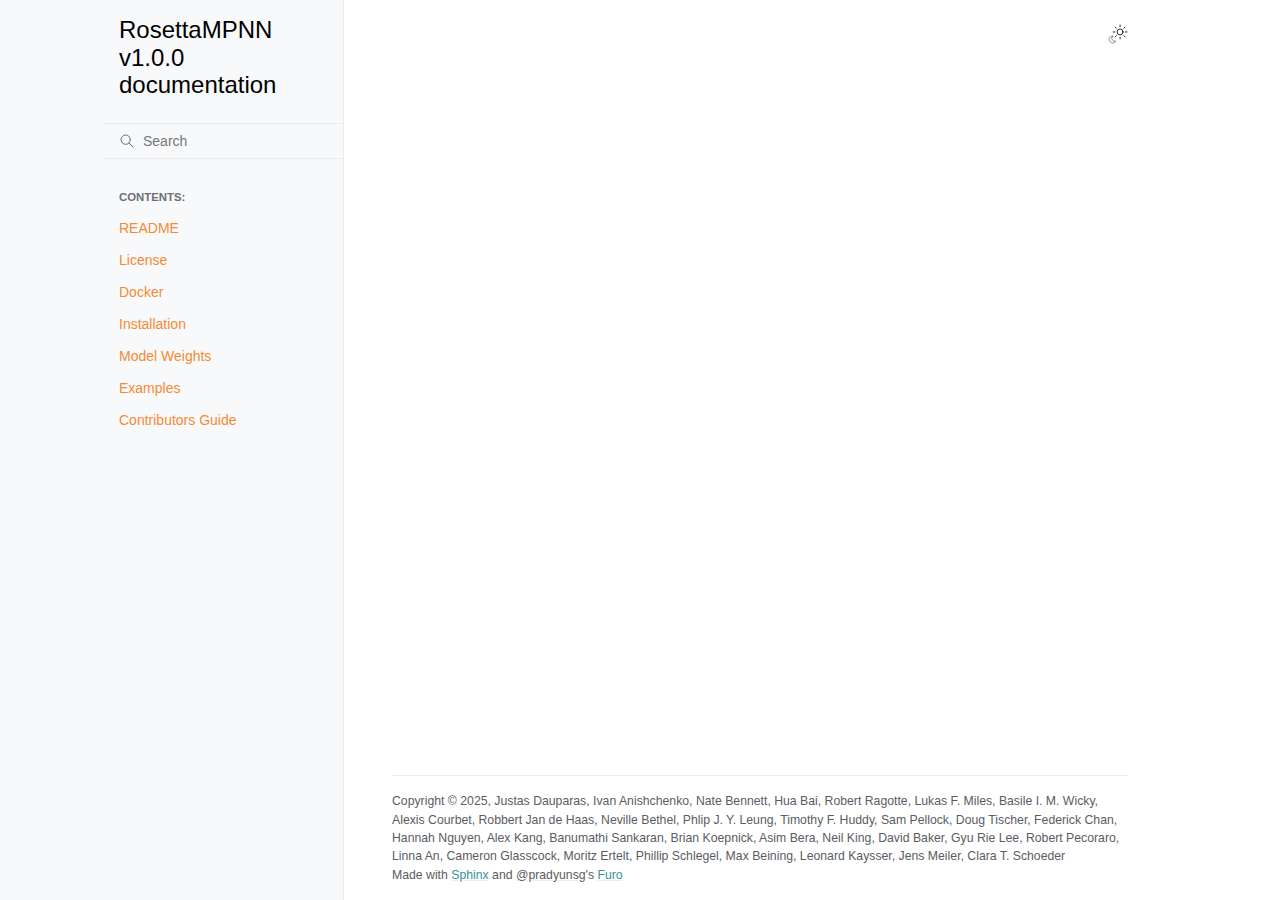
<file: search.html>
<!doctype html>
<html class="no-js" lang="en" data-content_root="./">
  <head>
<meta charset="utf-8"/>
    <meta name="viewport" content="width=device-width,initial-scale=1"/>
    <meta name="color-scheme" content="light dark"><link rel="index" title="Index" href="genindex.html" /><link rel="search" title="Search" href="#" />

    <!-- Generated with Sphinx 8.2.3 and Furo 2025.07.19 -->
<meta name="robots" content="noindex" />
<title>Search - RosettaMPNN v1.0.0 documentation</title><link rel="stylesheet" type="text/css" href="_static/pygments.css?v=acfd86a5" />
    <link rel="stylesheet" type="text/css" href="_static/styles/furo.css?v=25af2a20" />
    <link rel="stylesheet" type="text/css" href="_static/styles/furo-extensions.css?v=8dab3a3b" />
    
    


<style>
  body {
    --color-code-background: #f2f2f2;
  --color-code-foreground: #1e1e1e;
  --color-brand-primary: #F68A33;
  --color-brand-content: #37939B;
  --color-admonition-background: #FB35D6;
  --font-stack: Open Sans, sans-serif;
  --font-stack--headings: Open Sans, sans-serif;
  --color-background-hover: #DCE8E8ff;
  --color-announcement-background: #F68A33dd;
  --color-announcement-text: #070707;
  --color-brand-visited: #37939B;
  
  }
  @media not print {
    body[data-theme="dark"] {
      --color-code-background: #2b2b2b;
  --color-code-foreground: #f8f8f2;
  --color-brand-primary: #37939B;
  --color-brand-content: #F68A33;
  --color-admonition-background: #FB35D6;
  --font-stack: Open Sans, sans-serif;
  --font-stack--headings: Open Sans, sans-serif;
  --color-brand-visited: #37939B;
  
    }
    @media (prefers-color-scheme: dark) {
      body:not([data-theme="light"]) {
        --color-code-background: #2b2b2b;
  --color-code-foreground: #f8f8f2;
  --color-brand-primary: #37939B;
  --color-brand-content: #F68A33;
  --color-admonition-background: #FB35D6;
  --font-stack: Open Sans, sans-serif;
  --font-stack--headings: Open Sans, sans-serif;
  --color-brand-visited: #37939B;
  
      }
    }
  }
</style></head>
  <body>
    
    <script>
      document.body.dataset.theme = localStorage.getItem("theme") || "auto";
    </script>
    

<svg xmlns="http://www.w3.org/2000/svg" style="display: none;">
  <symbol id="svg-toc" viewBox="0 0 24 24">
    <title>Contents</title>
    <svg stroke="currentColor" fill="currentColor" stroke-width="0" viewBox="0 0 1024 1024">
      <path d="M408 442h480c4.4 0 8-3.6 8-8v-56c0-4.4-3.6-8-8-8H408c-4.4 0-8 3.6-8 8v56c0 4.4 3.6 8 8 8zm-8 204c0 4.4 3.6 8 8 8h480c4.4 0 8-3.6 8-8v-56c0-4.4-3.6-8-8-8H408c-4.4 0-8 3.6-8 8v56zm504-486H120c-4.4 0-8 3.6-8 8v56c0 4.4 3.6 8 8 8h784c4.4 0 8-3.6 8-8v-56c0-4.4-3.6-8-8-8zm0 632H120c-4.4 0-8 3.6-8 8v56c0 4.4 3.6 8 8 8h784c4.4 0 8-3.6 8-8v-56c0-4.4-3.6-8-8-8zM115.4 518.9L271.7 642c5.8 4.6 14.4.5 14.4-6.9V388.9c0-7.4-8.5-11.5-14.4-6.9L115.4 505.1a8.74 8.74 0 0 0 0 13.8z"/>
    </svg>
  </symbol>
  <symbol id="svg-menu" viewBox="0 0 24 24">
    <title>Menu</title>
    <svg xmlns="http://www.w3.org/2000/svg" viewBox="0 0 24 24" fill="none" stroke="currentColor"
      stroke-width="2" stroke-linecap="round" stroke-linejoin="round" class="feather-menu">
      <line x1="3" y1="12" x2="21" y2="12"></line>
      <line x1="3" y1="6" x2="21" y2="6"></line>
      <line x1="3" y1="18" x2="21" y2="18"></line>
    </svg>
  </symbol>
  <symbol id="svg-arrow-right" viewBox="0 0 24 24">
    <title>Expand</title>
    <svg xmlns="http://www.w3.org/2000/svg" viewBox="0 0 24 24" fill="none" stroke="currentColor"
      stroke-width="2" stroke-linecap="round" stroke-linejoin="round" class="feather-chevron-right">
      <polyline points="9 18 15 12 9 6"></polyline>
    </svg>
  </symbol>
  <symbol id="svg-sun" viewBox="0 0 24 24">
    <title>Light mode</title>
    <svg xmlns="http://www.w3.org/2000/svg" viewBox="0 0 24 24" fill="none" stroke="currentColor"
      stroke-width="1" stroke-linecap="round" stroke-linejoin="round" class="feather-sun">
      <circle cx="12" cy="12" r="5"></circle>
      <line x1="12" y1="1" x2="12" y2="3"></line>
      <line x1="12" y1="21" x2="12" y2="23"></line>
      <line x1="4.22" y1="4.22" x2="5.64" y2="5.64"></line>
      <line x1="18.36" y1="18.36" x2="19.78" y2="19.78"></line>
      <line x1="1" y1="12" x2="3" y2="12"></line>
      <line x1="21" y1="12" x2="23" y2="12"></line>
      <line x1="4.22" y1="19.78" x2="5.64" y2="18.36"></line>
      <line x1="18.36" y1="5.64" x2="19.78" y2="4.22"></line>
    </svg>
  </symbol>
  <symbol id="svg-moon" viewBox="0 0 24 24">
    <title>Dark mode</title>
    <svg xmlns="http://www.w3.org/2000/svg" viewBox="0 0 24 24" fill="none" stroke="currentColor"
      stroke-width="1" stroke-linecap="round" stroke-linejoin="round" class="icon-tabler-moon">
      <path stroke="none" d="M0 0h24v24H0z" fill="none" />
      <path d="M12 3c.132 0 .263 0 .393 0a7.5 7.5 0 0 0 7.92 12.446a9 9 0 1 1 -8.313 -12.454z" />
    </svg>
  </symbol>
  <symbol id="svg-sun-with-moon" viewBox="0 0 24 24">
    <title>Auto light/dark, in light mode</title>
    <svg xmlns="http://www.w3.org/2000/svg" viewBox="0 0 24 24" fill="none" stroke="currentColor"
      stroke-width="1" stroke-linecap="round" stroke-linejoin="round"
      class="icon-custom-derived-from-feather-sun-and-tabler-moon">
      <path style="opacity: 50%" d="M 5.411 14.504 C 5.471 14.504 5.532 14.504 5.591 14.504 C 3.639 16.319 4.383 19.569 6.931 20.352 C 7.693 20.586 8.512 20.551 9.25 20.252 C 8.023 23.207 4.056 23.725 2.11 21.184 C 0.166 18.642 1.702 14.949 4.874 14.536 C 5.051 14.512 5.231 14.5 5.411 14.5 L 5.411 14.504 Z"/>
      <line x1="14.5" y1="3.25" x2="14.5" y2="1.25"/>
      <line x1="14.5" y1="15.85" x2="14.5" y2="17.85"/>
      <line x1="10.044" y1="5.094" x2="8.63" y2="3.68"/>
      <line x1="19" y1="14.05" x2="20.414" y2="15.464"/>
      <line x1="8.2" y1="9.55" x2="6.2" y2="9.55"/>
      <line x1="20.8" y1="9.55" x2="22.8" y2="9.55"/>
      <line x1="10.044" y1="14.006" x2="8.63" y2="15.42"/>
      <line x1="19" y1="5.05" x2="20.414" y2="3.636"/>
      <circle cx="14.5" cy="9.55" r="3.6"/>
    </svg>
  </symbol>
  <symbol id="svg-moon-with-sun" viewBox="0 0 24 24">
    <title>Auto light/dark, in dark mode</title>
    <svg xmlns="http://www.w3.org/2000/svg" viewBox="0 0 24 24" fill="none" stroke="currentColor"
      stroke-width="1" stroke-linecap="round" stroke-linejoin="round"
      class="icon-custom-derived-from-feather-sun-and-tabler-moon">
      <path d="M 8.282 7.007 C 8.385 7.007 8.494 7.007 8.595 7.007 C 5.18 10.184 6.481 15.869 10.942 17.24 C 12.275 17.648 13.706 17.589 15 17.066 C 12.851 22.236 5.91 23.143 2.505 18.696 C -0.897 14.249 1.791 7.786 7.342 7.063 C 7.652 7.021 7.965 7 8.282 7 L 8.282 7.007 Z"/>
      <line style="opacity: 50%" x1="18" y1="3.705" x2="18" y2="2.5"/>
      <line style="opacity: 50%" x1="18" y1="11.295" x2="18" y2="12.5"/>
      <line style="opacity: 50%" x1="15.316" y1="4.816" x2="14.464" y2="3.964"/>
      <line style="opacity: 50%" x1="20.711" y1="10.212" x2="21.563" y2="11.063"/>
      <line style="opacity: 50%" x1="14.205" y1="7.5" x2="13.001" y2="7.5"/>
      <line style="opacity: 50%" x1="21.795" y1="7.5" x2="23" y2="7.5"/>
      <line style="opacity: 50%" x1="15.316" y1="10.184" x2="14.464" y2="11.036"/>
      <line style="opacity: 50%" x1="20.711" y1="4.789" x2="21.563" y2="3.937"/>
      <circle style="opacity: 50%" cx="18" cy="7.5" r="2.169"/>
    </svg>
  </symbol>
  <symbol id="svg-pencil" viewBox="0 0 24 24">
    <svg xmlns="http://www.w3.org/2000/svg" viewBox="0 0 24 24" fill="none" stroke="currentColor"
      stroke-width="1" stroke-linecap="round" stroke-linejoin="round" class="icon-tabler-pencil-code">
      <path d="M4 20h4l10.5 -10.5a2.828 2.828 0 1 0 -4 -4l-10.5 10.5v4" />
      <path d="M13.5 6.5l4 4" />
      <path d="M20 21l2 -2l-2 -2" />
      <path d="M17 17l-2 2l2 2" />
    </svg>
  </symbol>
  <symbol id="svg-eye" viewBox="0 0 24 24">
    <svg xmlns="http://www.w3.org/2000/svg" viewBox="0 0 24 24" fill="none" stroke="currentColor"
      stroke-width="1" stroke-linecap="round" stroke-linejoin="round" class="icon-tabler-eye-code">
      <path stroke="none" d="M0 0h24v24H0z" fill="none" />
      <path d="M10 12a2 2 0 1 0 4 0a2 2 0 0 0 -4 0" />
      <path
        d="M11.11 17.958c-3.209 -.307 -5.91 -2.293 -8.11 -5.958c2.4 -4 5.4 -6 9 -6c3.6 0 6.6 2 9 6c-.21 .352 -.427 .688 -.647 1.008" />
      <path d="M20 21l2 -2l-2 -2" />
      <path d="M17 17l-2 2l2 2" />
    </svg>
  </symbol>
</svg>

<input type="checkbox" class="sidebar-toggle" name="__navigation" id="__navigation">
<input type="checkbox" class="sidebar-toggle" name="__toc" id="__toc">
<label class="overlay sidebar-overlay" for="__navigation">
  <div class="visually-hidden">Hide navigation sidebar</div>
</label>
<label class="overlay toc-overlay" for="__toc">
  <div class="visually-hidden">Hide table of contents sidebar</div>
</label>

<a class="skip-to-content muted-link" href="#furo-main-content">Skip to content</a>



<div class="page">
  <header class="mobile-header">
    <div class="header-left">
      <label class="nav-overlay-icon" for="__navigation">
        <div class="visually-hidden">Toggle site navigation sidebar</div>
        <i class="icon"><svg><use href="#svg-menu"></use></svg></i>
      </label>
    </div>
    <div class="header-center">
      <a href="index.html"><div class="brand">RosettaMPNN v1.0.0 documentation</div></a>
    </div>
    <div class="header-right">
      <div class="theme-toggle-container theme-toggle-header">
        <button class="theme-toggle">
          <div class="visually-hidden">Toggle Light / Dark / Auto color theme</div>
          <svg class="theme-icon-when-auto-light"><use href="#svg-sun-with-moon"></use></svg>
          <svg class="theme-icon-when-auto-dark"><use href="#svg-moon-with-sun"></use></svg>
          <svg class="theme-icon-when-dark"><use href="#svg-moon"></use></svg>
          <svg class="theme-icon-when-light"><use href="#svg-sun"></use></svg>
        </button>
      </div>
      <label class="toc-overlay-icon toc-header-icon no-toc" for="__toc">
        <div class="visually-hidden">Toggle table of contents sidebar</div>
        <i class="icon"><svg><use href="#svg-toc"></use></svg></i>
      </label>
    </div>
  </header>
  <aside class="sidebar-drawer">
    <div class="sidebar-container">
      
      <div class="sidebar-sticky"><a class="sidebar-brand" href="index.html">
  
  <span class="sidebar-brand-text">RosettaMPNN v1.0.0 documentation</span>
  
</a><form class="sidebar-search-container" method="get" action="#" role="search">
  <input class="sidebar-search" placeholder="Search" name="q" aria-label="Search">
  <input type="hidden" name="check_keywords" value="yes">
  <input type="hidden" name="area" value="default">
</form>
<div id="searchbox"></div><div class="sidebar-scroll"><div class="sidebar-tree">
  <p class="caption" role="heading"><span class="caption-text">Contents:</span></p>
<ul>
<li class="toctree-l1"><a class="reference internal" href="readme_link.html">README</a></li>
<li class="toctree-l1"><a class="reference internal" href="license_link.html">License</a></li>
<li class="toctree-l1"><a class="reference internal" href="docker.html">Docker</a></li>
<li class="toctree-l1"><a class="reference internal" href="installation.html">Installation</a></li>
<li class="toctree-l1"><a class="reference internal" href="model_weights_ref.html">Model Weights</a></li>
<li class="toctree-l1"><a class="reference internal" href="examples.html">Examples</a></li>
<li class="toctree-l1"><a class="reference internal" href="contributors_guide.html">Contributors Guide</a></li>
</ul>

</div>
</div>

      </div>
      
    </div>
  </aside>
  <div class="main">
    <div class="content">
      <div class="article-container">
        <a href="#" class="back-to-top muted-link">
          <svg xmlns="http://www.w3.org/2000/svg" viewBox="0 0 24 24">
            <path d="M13 20h-2V8l-5.5 5.5-1.42-1.42L12 4.16l7.92 7.92-1.42 1.42L13 8v12z"></path>
          </svg>
          <span>Back to top</span>
        </a>
        <div class="content-icon-container">
          <div class="theme-toggle-container theme-toggle-content">
            <button class="theme-toggle">
              <div class="visually-hidden">Toggle Light / Dark / Auto color theme</div>
              <svg class="theme-icon-when-auto-light"><use href="#svg-sun-with-moon"></use></svg>
              <svg class="theme-icon-when-auto-dark"><use href="#svg-moon-with-sun"></use></svg>
              <svg class="theme-icon-when-dark"><use href="#svg-moon"></use></svg>
              <svg class="theme-icon-when-light"><use href="#svg-sun"></use></svg>
            </button>
          </div>
          <label class="toc-overlay-icon toc-content-icon no-toc" for="__toc">
            <div class="visually-hidden">Toggle table of contents sidebar</div>
            <i class="icon"><svg><use href="#svg-toc"></use></svg></i>
          </label>
        </div>
        <article role="main" id="furo-main-content">
          
<noscript>
<div class="admonition error">
  <p class="admonition-title">Error</p>
  <p>
    Please activate JavaScript to enable the search functionality.
  </p>
</div>
</noscript>

<div id="search-results"></div>

        </article>
      </div>
      <footer>
        
        <div class="related-pages">
          
          
        </div>
        <div class="bottom-of-page">
          <div class="left-details">
            <div class="copyright">
                Copyright &#169; 2025, Justas Dauparas, Ivan Anishchenko, Nate Bennett, Hua Bai, Robert Ragotte, Lukas F. Miles, Basile I. M. Wicky, Alexis Courbet, Robbert Jan de Haas, Neville Bethel, Phlip J. Y. Leung, Timothy F. Huddy, Sam Pellock, Doug Tischer, Federick Chan, Hannah Nguyen, Alex Kang, Banumathi Sankaran, Brian Koepnick, Asim Bera, Neil King, David Baker, Gyu Rie Lee, Robert Pecoraro, Linna An, Cameron Glasscock, Moritz Ertelt, Phillip Schlegel, Max Beining, Leonard Kaysser, Jens Meiler, Clara T. Schoeder
            </div>
            Made with <a href="https://www.sphinx-doc.org/">Sphinx</a> and <a class="muted-link" href="https://pradyunsg.me">@pradyunsg</a>'s
            
            <a href="https://github.com/pradyunsg/furo">Furo</a>
            
          </div>
          <div class="right-details">
            
          </div>
        </div>
        
      </footer>
    </div>
    <aside class="toc-drawer no-toc">
      
      
      
    </aside>
  </div>
</div><script src="_static/documentation_options.js?v=76e2d817"></script>
    <script src="_static/doctools.js?v=9bcbadda"></script>
    <script src="_static/sphinx_highlight.js?v=dc90522c"></script>
    <script src="_static/scripts/furo.js?v=46bd48cc"></script>
    
<script src="_static/searchtools.js"></script>
<script src="_static/language_data.js"></script>
<script src="searchindex.js"></script></body>
</html>
</file>
<file: _static/pygments.css>
.highlight pre { line-height: 125%; }
.highlight td.linenos .normal { color: inherit; background-color: transparent; padding-left: 5px; padding-right: 5px; }
.highlight span.linenos { color: inherit; background-color: transparent; padding-left: 5px; padding-right: 5px; }
.highlight td.linenos .special { color: #000000; background-color: #ffffc0; padding-left: 5px; padding-right: 5px; }
.highlight span.linenos.special { color: #000000; background-color: #ffffc0; padding-left: 5px; padding-right: 5px; }
.highlight .hll { background-color: #fdf2e2 }
.highlight { background: #f2f2f2; color: #1e1e1e }
.highlight .c { color: #515151 } /* Comment */
.highlight .err { color: #d71835 } /* Error */
.highlight .k { color: #8045e5 } /* Keyword */
.highlight .l { color: #7f4707 } /* Literal */
.highlight .n { color: #1e1e1e } /* Name */
.highlight .o { color: #116633 } /* Operator */
.highlight .p { color: #1e1e1e } /* Punctuation */
.highlight .ch { color: #515151 } /* Comment.Hashbang */
.highlight .cm { color: #515151 } /* Comment.Multiline */
.highlight .cp { color: #515151 } /* Comment.Preproc */
.highlight .cpf { color: #515151 } /* Comment.PreprocFile */
.highlight .c1 { color: #515151 } /* Comment.Single */
.highlight .cs { color: #515151 } /* Comment.Special */
.highlight .gd { color: #00749c } /* Generic.Deleted */
.highlight .ge { font-style: italic } /* Generic.Emph */
.highlight .gh { color: #00749c } /* Generic.Heading */
.highlight .gs { font-weight: bold } /* Generic.Strong */
.highlight .gu { color: #00749c } /* Generic.Subheading */
.highlight .kc { color: #8045e5 } /* Keyword.Constant */
.highlight .kd { color: #8045e5 } /* Keyword.Declaration */
.highlight .kn { color: #8045e5 } /* Keyword.Namespace */
.highlight .kp { color: #8045e5 } /* Keyword.Pseudo */
.highlight .kr { color: #8045e5 } /* Keyword.Reserved */
.highlight .kt { color: #7f4707 } /* Keyword.Type */
.highlight .ld { color: #7f4707 } /* Literal.Date */
.highlight .m { color: #7f4707 } /* Literal.Number */
.highlight .s { color: #116633 } /* Literal.String */
.highlight .na { color: #7f4707 } /* Name.Attribute */
.highlight .nb { color: #7f4707 } /* Name.Builtin */
.highlight .nc { color: #00749c } /* Name.Class */
.highlight .no { color: #00749c } /* Name.Constant */
.highlight .nd { color: #7f4707 } /* Name.Decorator */
.highlight .ni { color: #116633 } /* Name.Entity */
.highlight .ne { color: #8045e5 } /* Name.Exception */
.highlight .nf { color: #00749c } /* Name.Function */
.highlight .nl { color: #7f4707 } /* Name.Label */
.highlight .nn { color: #1e1e1e } /* Name.Namespace */
.highlight .nx { color: #1e1e1e } /* Name.Other */
.highlight .py { color: #00749c } /* Name.Property */
.highlight .nt { color: #00749c } /* Name.Tag */
.highlight .nv { color: #d71835 } /* Name.Variable */
.highlight .ow { color: #8045e5 } /* Operator.Word */
.highlight .pm { color: #1e1e1e } /* Punctuation.Marker */
.highlight .w { color: #1e1e1e } /* Text.Whitespace */
.highlight .mb { color: #7f4707 } /* Literal.Number.Bin */
.highlight .mf { color: #7f4707 } /* Literal.Number.Float */
.highlight .mh { color: #7f4707 } /* Literal.Number.Hex */
.highlight .mi { color: #7f4707 } /* Literal.Number.Integer */
.highlight .mo { color: #7f4707 } /* Literal.Number.Oct */
.highlight .sa { color: #116633 } /* Literal.String.Affix */
.highlight .sb { color: #116633 } /* Literal.String.Backtick */
.highlight .sc { color: #116633 } /* Literal.String.Char */
.highlight .dl { color: #116633 } /* Literal.String.Delimiter */
.highlight .sd { color: #116633 } /* Literal.String.Doc */
.highlight .s2 { color: #116633 } /* Literal.String.Double */
.highlight .se { color: #116633 } /* Literal.String.Escape */
.highlight .sh { color: #116633 } /* Literal.String.Heredoc */
.highlight .si { color: #116633 } /* Literal.String.Interpol */
.highlight .sx { color: #116633 } /* Literal.String.Other */
.highlight .sr { color: #d71835 } /* Literal.String.Regex */
.highlight .s1 { color: #116633 } /* Literal.String.Single */
.highlight .ss { color: #00749c } /* Literal.String.Symbol */
.highlight .bp { color: #7f4707 } /* Name.Builtin.Pseudo */
.highlight .fm { color: #00749c } /* Name.Function.Magic */
.highlight .vc { color: #d71835 } /* Name.Variable.Class */
.highlight .vg { color: #d71835 } /* Name.Variable.Global */
.highlight .vi { color: #d71835 } /* Name.Variable.Instance */
.highlight .vm { color: #7f4707 } /* Name.Variable.Magic */
.highlight .il { color: #7f4707 } /* Literal.Number.Integer.Long */
@media not print {
body[data-theme="dark"] .highlight pre { line-height: 125%; }
body[data-theme="dark"] .highlight td.linenos .normal { color: inherit; background-color: transparent; padding-left: 5px; padding-right: 5px; }
body[data-theme="dark"] .highlight span.linenos { color: inherit; background-color: transparent; padding-left: 5px; padding-right: 5px; }
body[data-theme="dark"] .highlight td.linenos .special { color: #000000; background-color: #ffffc0; padding-left: 5px; padding-right: 5px; }
body[data-theme="dark"] .highlight span.linenos.special { color: #000000; background-color: #ffffc0; padding-left: 5px; padding-right: 5px; }
body[data-theme="dark"] .highlight .hll { background-color: #ffd9002e }
body[data-theme="dark"] .highlight { background: #2b2b2b; color: #f8f8f2 }
body[data-theme="dark"] .highlight .c { color: #d4d0ab } /* Comment */
body[data-theme="dark"] .highlight .err { color: #ffa07a } /* Error */
body[data-theme="dark"] .highlight .k { color: #dcc6e0 } /* Keyword */
body[data-theme="dark"] .highlight .l { color: #f5ab35 } /* Literal */
body[data-theme="dark"] .highlight .n { color: #f8f8f2 } /* Name */
body[data-theme="dark"] .highlight .o { color: #abe338 } /* Operator */
body[data-theme="dark"] .highlight .p { color: #f8f8f2 } /* Punctuation */
body[data-theme="dark"] .highlight .ch { color: #d4d0ab } /* Comment.Hashbang */
body[data-theme="dark"] .highlight .cm { color: #d4d0ab } /* Comment.Multiline */
body[data-theme="dark"] .highlight .cp { color: #d4d0ab } /* Comment.Preproc */
body[data-theme="dark"] .highlight .cpf { color: #d4d0ab } /* Comment.PreprocFile */
body[data-theme="dark"] .highlight .c1 { color: #d4d0ab } /* Comment.Single */
body[data-theme="dark"] .highlight .cs { color: #d4d0ab } /* Comment.Special */
body[data-theme="dark"] .highlight .gd { color: #00e0e0 } /* Generic.Deleted */
body[data-theme="dark"] .highlight .ge { font-style: italic } /* Generic.Emph */
body[data-theme="dark"] .highlight .gh { color: #00e0e0 } /* Generic.Heading */
body[data-theme="dark"] .highlight .gs { font-weight: bold } /* Generic.Strong */
body[data-theme="dark"] .highlight .gu { color: #00e0e0 } /* Generic.Subheading */
body[data-theme="dark"] .highlight .kc { color: #dcc6e0 } /* Keyword.Constant */
body[data-theme="dark"] .highlight .kd { color: #dcc6e0 } /* Keyword.Declaration */
body[data-theme="dark"] .highlight .kn { color: #dcc6e0 } /* Keyword.Namespace */
body[data-theme="dark"] .highlight .kp { color: #dcc6e0 } /* Keyword.Pseudo */
body[data-theme="dark"] .highlight .kr { color: #dcc6e0 } /* Keyword.Reserved */
body[data-theme="dark"] .highlight .kt { color: #f5ab35 } /* Keyword.Type */
body[data-theme="dark"] .highlight .ld { color: #f5ab35 } /* Literal.Date */
body[data-theme="dark"] .highlight .m { color: #f5ab35 } /* Literal.Number */
body[data-theme="dark"] .highlight .s { color: #abe338 } /* Literal.String */
body[data-theme="dark"] .highlight .na { color: #ffd700 } /* Name.Attribute */
body[data-theme="dark"] .highlight .nb { color: #f5ab35 } /* Name.Builtin */
body[data-theme="dark"] .highlight .nc { color: #00e0e0 } /* Name.Class */
body[data-theme="dark"] .highlight .no { color: #00e0e0 } /* Name.Constant */
body[data-theme="dark"] .highlight .nd { color: #f5ab35 } /* Name.Decorator */
body[data-theme="dark"] .highlight .ni { color: #abe338 } /* Name.Entity */
body[data-theme="dark"] .highlight .ne { color: #dcc6e0 } /* Name.Exception */
body[data-theme="dark"] .highlight .nf { color: #00e0e0 } /* Name.Function */
body[data-theme="dark"] .highlight .nl { color: #f5ab35 } /* Name.Label */
body[data-theme="dark"] .highlight .nn { color: #f8f8f2 } /* Name.Namespace */
body[data-theme="dark"] .highlight .nx { color: #f8f8f2 } /* Name.Other */
body[data-theme="dark"] .highlight .py { color: #00e0e0 } /* Name.Property */
body[data-theme="dark"] .highlight .nt { color: #00e0e0 } /* Name.Tag */
body[data-theme="dark"] .highlight .nv { color: #ffa07a } /* Name.Variable */
body[data-theme="dark"] .highlight .ow { color: #dcc6e0 } /* Operator.Word */
body[data-theme="dark"] .highlight .pm { color: #f8f8f2 } /* Punctuation.Marker */
body[data-theme="dark"] .highlight .w { color: #f8f8f2 } /* Text.Whitespace */
body[data-theme="dark"] .highlight .mb { color: #f5ab35 } /* Literal.Number.Bin */
body[data-theme="dark"] .highlight .mf { color: #f5ab35 } /* Literal.Number.Float */
body[data-theme="dark"] .highlight .mh { color: #f5ab35 } /* Literal.Number.Hex */
body[data-theme="dark"] .highlight .mi { color: #f5ab35 } /* Literal.Number.Integer */
body[data-theme="dark"] .highlight .mo { color: #f5ab35 } /* Literal.Number.Oct */
body[data-theme="dark"] .highlight .sa { color: #abe338 } /* Literal.String.Affix */
body[data-theme="dark"] .highlight .sb { color: #abe338 } /* Literal.String.Backtick */
body[data-theme="dark"] .highlight .sc { color: #abe338 } /* Literal.String.Char */
body[data-theme="dark"] .highlight .dl { color: #abe338 } /* Literal.String.Delimiter */
body[data-theme="dark"] .highlight .sd { color: #abe338 } /* Literal.String.Doc */
body[data-theme="dark"] .highlight .s2 { color: #abe338 } /* Literal.String.Double */
body[data-theme="dark"] .highlight .se { color: #abe338 } /* Literal.String.Escape */
body[data-theme="dark"] .highlight .sh { color: #abe338 } /* Literal.String.Heredoc */
body[data-theme="dark"] .highlight .si { color: #abe338 } /* Literal.String.Interpol */
body[data-theme="dark"] .highlight .sx { color: #abe338 } /* Literal.String.Other */
body[data-theme="dark"] .highlight .sr { color: #ffa07a } /* Literal.String.Regex */
body[data-theme="dark"] .highlight .s1 { color: #abe338 } /* Literal.String.Single */
body[data-theme="dark"] .highlight .ss { color: #00e0e0 } /* Literal.String.Symbol */
body[data-theme="dark"] .highlight .bp { color: #f5ab35 } /* Name.Builtin.Pseudo */
body[data-theme="dark"] .highlight .fm { color: #00e0e0 } /* Name.Function.Magic */
body[data-theme="dark"] .highlight .vc { color: #ffa07a } /* Name.Variable.Class */
body[data-theme="dark"] .highlight .vg { color: #ffa07a } /* Name.Variable.Global */
body[data-theme="dark"] .highlight .vi { color: #ffa07a } /* Name.Variable.Instance */
body[data-theme="dark"] .highlight .vm { color: #f5ab35 } /* Name.Variable.Magic */
body[data-theme="dark"] .highlight .il { color: #f5ab35 } /* Literal.Number.Integer.Long */
@media (prefers-color-scheme: dark) {
body:not([data-theme="light"]) .highlight pre { line-height: 125%; }
body:not([data-theme="light"]) .highlight td.linenos .normal { color: inherit; background-color: transparent; padding-left: 5px; padding-right: 5px; }
body:not([data-theme="light"]) .highlight span.linenos { color: inherit; background-color: transparent; padding-left: 5px; padding-right: 5px; }
body:not([data-theme="light"]) .highlight td.linenos .special { color: #000000; background-color: #ffffc0; padding-left: 5px; padding-right: 5px; }
body:not([data-theme="light"]) .highlight span.linenos.special { color: #000000; background-color: #ffffc0; padding-left: 5px; padding-right: 5px; }
body:not([data-theme="light"]) .highlight .hll { background-color: #ffd9002e }
body:not([data-theme="light"]) .highlight { background: #2b2b2b; color: #f8f8f2 }
body:not([data-theme="light"]) .highlight .c { color: #d4d0ab } /* Comment */
body:not([data-theme="light"]) .highlight .err { color: #ffa07a } /* Error */
body:not([data-theme="light"]) .highlight .k { color: #dcc6e0 } /* Keyword */
body:not([data-theme="light"]) .highlight .l { color: #f5ab35 } /* Literal */
body:not([data-theme="light"]) .highlight .n { color: #f8f8f2 } /* Name */
body:not([data-theme="light"]) .highlight .o { color: #abe338 } /* Operator */
body:not([data-theme="light"]) .highlight .p { color: #f8f8f2 } /* Punctuation */
body:not([data-theme="light"]) .highlight .ch { color: #d4d0ab } /* Comment.Hashbang */
body:not([data-theme="light"]) .highlight .cm { color: #d4d0ab } /* Comment.Multiline */
body:not([data-theme="light"]) .highlight .cp { color: #d4d0ab } /* Comment.Preproc */
body:not([data-theme="light"]) .highlight .cpf { color: #d4d0ab } /* Comment.PreprocFile */
body:not([data-theme="light"]) .highlight .c1 { color: #d4d0ab } /* Comment.Single */
body:not([data-theme="light"]) .highlight .cs { color: #d4d0ab } /* Comment.Special */
body:not([data-theme="light"]) .highlight .gd { color: #00e0e0 } /* Generic.Deleted */
body:not([data-theme="light"]) .highlight .ge { font-style: italic } /* Generic.Emph */
body:not([data-theme="light"]) .highlight .gh { color: #00e0e0 } /* Generic.Heading */
body:not([data-theme="light"]) .highlight .gs { font-weight: bold } /* Generic.Strong */
body:not([data-theme="light"]) .highlight .gu { color: #00e0e0 } /* Generic.Subheading */
body:not([data-theme="light"]) .highlight .kc { color: #dcc6e0 } /* Keyword.Constant */
body:not([data-theme="light"]) .highlight .kd { color: #dcc6e0 } /* Keyword.Declaration */
body:not([data-theme="light"]) .highlight .kn { color: #dcc6e0 } /* Keyword.Namespace */
body:not([data-theme="light"]) .highlight .kp { color: #dcc6e0 } /* Keyword.Pseudo */
body:not([data-theme="light"]) .highlight .kr { color: #dcc6e0 } /* Keyword.Reserved */
body:not([data-theme="light"]) .highlight .kt { color: #f5ab35 } /* Keyword.Type */
body:not([data-theme="light"]) .highlight .ld { color: #f5ab35 } /* Literal.Date */
body:not([data-theme="light"]) .highlight .m { color: #f5ab35 } /* Literal.Number */
body:not([data-theme="light"]) .highlight .s { color: #abe338 } /* Literal.String */
body:not([data-theme="light"]) .highlight .na { color: #ffd700 } /* Name.Attribute */
body:not([data-theme="light"]) .highlight .nb { color: #f5ab35 } /* Name.Builtin */
body:not([data-theme="light"]) .highlight .nc { color: #00e0e0 } /* Name.Class */
body:not([data-theme="light"]) .highlight .no { color: #00e0e0 } /* Name.Constant */
body:not([data-theme="light"]) .highlight .nd { color: #f5ab35 } /* Name.Decorator */
body:not([data-theme="light"]) .highlight .ni { color: #abe338 } /* Name.Entity */
body:not([data-theme="light"]) .highlight .ne { color: #dcc6e0 } /* Name.Exception */
body:not([data-theme="light"]) .highlight .nf { color: #00e0e0 } /* Name.Function */
body:not([data-theme="light"]) .highlight .nl { color: #f5ab35 } /* Name.Label */
body:not([data-theme="light"]) .highlight .nn { color: #f8f8f2 } /* Name.Namespace */
body:not([data-theme="light"]) .highlight .nx { color: #f8f8f2 } /* Name.Other */
body:not([data-theme="light"]) .highlight .py { color: #00e0e0 } /* Name.Property */
body:not([data-theme="light"]) .highlight .nt { color: #00e0e0 } /* Name.Tag */
body:not([data-theme="light"]) .highlight .nv { color: #ffa07a } /* Name.Variable */
body:not([data-theme="light"]) .highlight .ow { color: #dcc6e0 } /* Operator.Word */
body:not([data-theme="light"]) .highlight .pm { color: #f8f8f2 } /* Punctuation.Marker */
body:not([data-theme="light"]) .highlight .w { color: #f8f8f2 } /* Text.Whitespace */
body:not([data-theme="light"]) .highlight .mb { color: #f5ab35 } /* Literal.Number.Bin */
body:not([data-theme="light"]) .highlight .mf { color: #f5ab35 } /* Literal.Number.Float */
body:not([data-theme="light"]) .highlight .mh { color: #f5ab35 } /* Literal.Number.Hex */
body:not([data-theme="light"]) .highlight .mi { color: #f5ab35 } /* Literal.Number.Integer */
body:not([data-theme="light"]) .highlight .mo { color: #f5ab35 } /* Literal.Number.Oct */
body:not([data-theme="light"]) .highlight .sa { color: #abe338 } /* Literal.String.Affix */
body:not([data-theme="light"]) .highlight .sb { color: #abe338 } /* Literal.String.Backtick */
body:not([data-theme="light"]) .highlight .sc { color: #abe338 } /* Literal.String.Char */
body:not([data-theme="light"]) .highlight .dl { color: #abe338 } /* Literal.String.Delimiter */
body:not([data-theme="light"]) .highlight .sd { color: #abe338 } /* Literal.String.Doc */
body:not([data-theme="light"]) .highlight .s2 { color: #abe338 } /* Literal.String.Double */
body:not([data-theme="light"]) .highlight .se { color: #abe338 } /* Literal.String.Escape */
body:not([data-theme="light"]) .highlight .sh { color: #abe338 } /* Literal.String.Heredoc */
body:not([data-theme="light"]) .highlight .si { color: #abe338 } /* Literal.String.Interpol */
body:not([data-theme="light"]) .highlight .sx { color: #abe338 } /* Literal.String.Other */
body:not([data-theme="light"]) .highlight .sr { color: #ffa07a } /* Literal.String.Regex */
body:not([data-theme="light"]) .highlight .s1 { color: #abe338 } /* Literal.String.Single */
body:not([data-theme="light"]) .highlight .ss { color: #00e0e0 } /* Literal.String.Symbol */
body:not([data-theme="light"]) .highlight .bp { color: #f5ab35 } /* Name.Builtin.Pseudo */
body:not([data-theme="light"]) .highlight .fm { color: #00e0e0 } /* Name.Function.Magic */
body:not([data-theme="light"]) .highlight .vc { color: #ffa07a } /* Name.Variable.Class */
body:not([data-theme="light"]) .highlight .vg { color: #ffa07a } /* Name.Variable.Global */
body:not([data-theme="light"]) .highlight .vi { color: #ffa07a } /* Name.Variable.Instance */
body:not([data-theme="light"]) .highlight .vm { color: #f5ab35 } /* Name.Variable.Magic */
body:not([data-theme="light"]) .highlight .il { color: #f5ab35 } /* Literal.Number.Integer.Long */
}
}
</file>
<file: _static/styles/furo-extensions.css>
#furo-sidebar-ad-placement{padding:var(--sidebar-item-spacing-vertical) var(--sidebar-item-spacing-horizontal)}#furo-sidebar-ad-placement .ethical-sidebar{background:var(--color-background-secondary);border:none;box-shadow:none}#furo-sidebar-ad-placement .ethical-sidebar:hover{background:var(--color-background-hover)}#furo-sidebar-ad-placement .ethical-sidebar a{color:var(--color-foreground-primary)}#furo-sidebar-ad-placement .ethical-callout a{color:var(--color-foreground-secondary)!important}#furo-readthedocs-versions{background:transparent;display:block;position:static;width:100%}#furo-readthedocs-versions .rst-versions{background:#1a1c1e}#furo-readthedocs-versions .rst-current-version{background:var(--color-sidebar-item-background);cursor:unset}#furo-readthedocs-versions .rst-current-version:hover{background:var(--color-sidebar-item-background)}#furo-readthedocs-versions .rst-current-version .fa-book{color:var(--color-foreground-primary)}#furo-readthedocs-versions>.rst-other-versions{padding:0}#furo-readthedocs-versions>.rst-other-versions small{opacity:1}#furo-readthedocs-versions .injected .rst-versions{position:unset}#furo-readthedocs-versions:focus-within,#furo-readthedocs-versions:hover{box-shadow:0 0 0 1px var(--color-sidebar-background-border)}#furo-readthedocs-versions:focus-within .rst-current-version,#furo-readthedocs-versions:hover .rst-current-version{background:#1a1c1e;font-size:inherit;height:auto;line-height:inherit;padding:12px;text-align:right}#furo-readthedocs-versions:focus-within .rst-current-version .fa-book,#furo-readthedocs-versions:hover .rst-current-version .fa-book{color:#fff;float:left}#furo-readthedocs-versions:focus-within .fa-caret-down,#furo-readthedocs-versions:hover .fa-caret-down{display:none}#furo-readthedocs-versions:focus-within .injected,#furo-readthedocs-versions:focus-within .rst-current-version,#furo-readthedocs-versions:focus-within .rst-other-versions,#furo-readthedocs-versions:hover .injected,#furo-readthedocs-versions:hover .rst-current-version,#furo-readthedocs-versions:hover .rst-other-versions{display:block}#furo-readthedocs-versions:focus-within>.rst-current-version,#furo-readthedocs-versions:hover>.rst-current-version{display:none}.highlight:hover button.copybtn{color:var(--color-code-foreground)}.highlight button.copybtn{align-items:center;background-color:var(--color-code-background);border:none;color:var(--color-background-item);cursor:pointer;height:1.25em;right:.5rem;top:.625rem;transition:color .3s,opacity .3s;width:1.25em}.highlight button.copybtn:hover{background-color:var(--color-code-background);color:var(--color-brand-content)}.highlight button.copybtn:after{background-color:transparent;color:var(--color-code-foreground);display:none}.highlight button.copybtn.success{color:#22863a;transition:color 0s}.highlight button.copybtn.success:after{display:block}.highlight button.copybtn svg{padding:0}body{--sd-color-primary:var(--color-brand-primary);--sd-color-primary-highlight:var(--color-brand-content);--sd-color-primary-text:var(--color-background-primary);--sd-color-shadow:rgba(0,0,0,.05);--sd-color-card-border:var(--color-card-border);--sd-color-card-border-hover:var(--color-brand-content);--sd-color-card-background:var(--color-card-background);--sd-color-card-text:var(--color-foreground-primary);--sd-color-card-header:var(--color-card-marginals-background);--sd-color-card-footer:var(--color-card-marginals-background);--sd-color-tabs-label-active:var(--color-brand-content);--sd-color-tabs-label-hover:var(--color-foreground-muted);--sd-color-tabs-label-inactive:var(--color-foreground-muted);--sd-color-tabs-underline-active:var(--color-brand-content);--sd-color-tabs-underline-hover:var(--color-foreground-border);--sd-color-tabs-underline-inactive:var(--color-background-border);--sd-color-tabs-overline:var(--color-background-border);--sd-color-tabs-underline:var(--color-background-border)}.sd-tab-content{box-shadow:0 -2px var(--sd-color-tabs-overline),0 1px var(--sd-color-tabs-underline)}.sd-card{box-shadow:0 .1rem .25rem var(--sd-color-shadow),0 0 .0625rem rgba(0,0,0,.1)}.sd-shadow-sm{box-shadow:0 .1rem .25rem var(--sd-color-shadow),0 0 .0625rem rgba(0,0,0,.1)!important}.sd-shadow-md{box-shadow:0 .3rem .75rem var(--sd-color-shadow),0 0 .0625rem rgba(0,0,0,.1)!important}.sd-shadow-lg{box-shadow:0 .6rem 1.5rem var(--sd-color-shadow),0 0 .0625rem rgba(0,0,0,.1)!important}.sd-card-hover:hover{transform:none}.sd-cards-carousel{gap:.25rem;padding:.25rem}body{--tabs--label-text:var(--color-foreground-muted);--tabs--label-text--hover:var(--color-foreground-muted);--tabs--label-text--active:var(--color-brand-content);--tabs--label-text--active--hover:var(--color-brand-content);--tabs--label-background:transparent;--tabs--label-background--hover:transparent;--tabs--label-background--active:transparent;--tabs--label-background--active--hover:transparent;--tabs--padding-x:0.25em;--tabs--margin-x:1em;--tabs--border:var(--color-background-border);--tabs--label-border:transparent;--tabs--label-border--hover:var(--color-foreground-muted);--tabs--label-border--active:var(--color-brand-content);--tabs--label-border--active--hover:var(--color-brand-content)}[role=main] .container{max-width:none;padding-left:0;padding-right:0}.shadow.docutils{border:none;box-shadow:0 .2rem .5rem rgba(0,0,0,.05),0 0 .0625rem rgba(0,0,0,.1)!important}.sphinx-bs .card{background-color:var(--color-background-secondary);color:var(--color-foreground)}
/*# sourceMappingURL=furo-extensions.css.map*/
</file>
